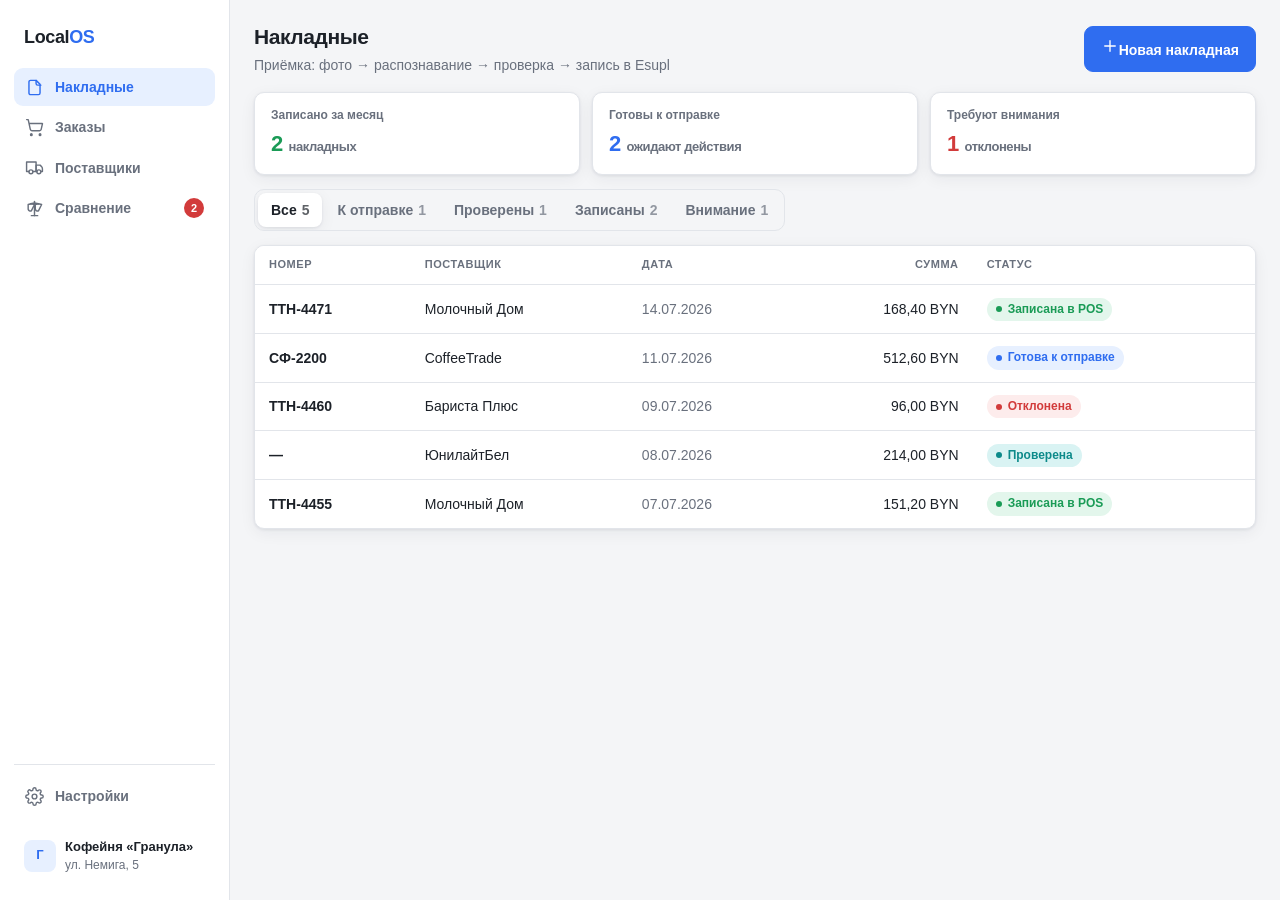
<file: prototype/index.html>
<!doctype html>
<html lang="ru">
<head>
  <meta charset="utf-8">
  <meta name="viewport" content="width=device-width, initial-scale=1, viewport-fit=cover">
  <meta name="theme-color" content="#2f6df0">
  <meta name="description" content="LCOS — интерактивный прототип: накладные, поставщики, планирование закупок, сравнение поставщиков.">
  <title>LocalOS · Прототип</title>
  <link rel="stylesheet" href="assets/styles.css">
</head>
<body>
  <div id="app" class="app"></div>

  <!-- load order: data → shell/router → view modules (each self-registers routes) -->
  <script src="assets/data.js"></script>
  <script src="assets/app.js"></script>
  <script src="assets/views.invoices.js"></script>
  <script src="assets/views.orders.js"></script>
  <script src="assets/views.suppliers.js"></script>
  <script src="assets/views.compare.js"></script>
  <script src="assets/views.settings.js"></script>
</body>
</html>
</file>
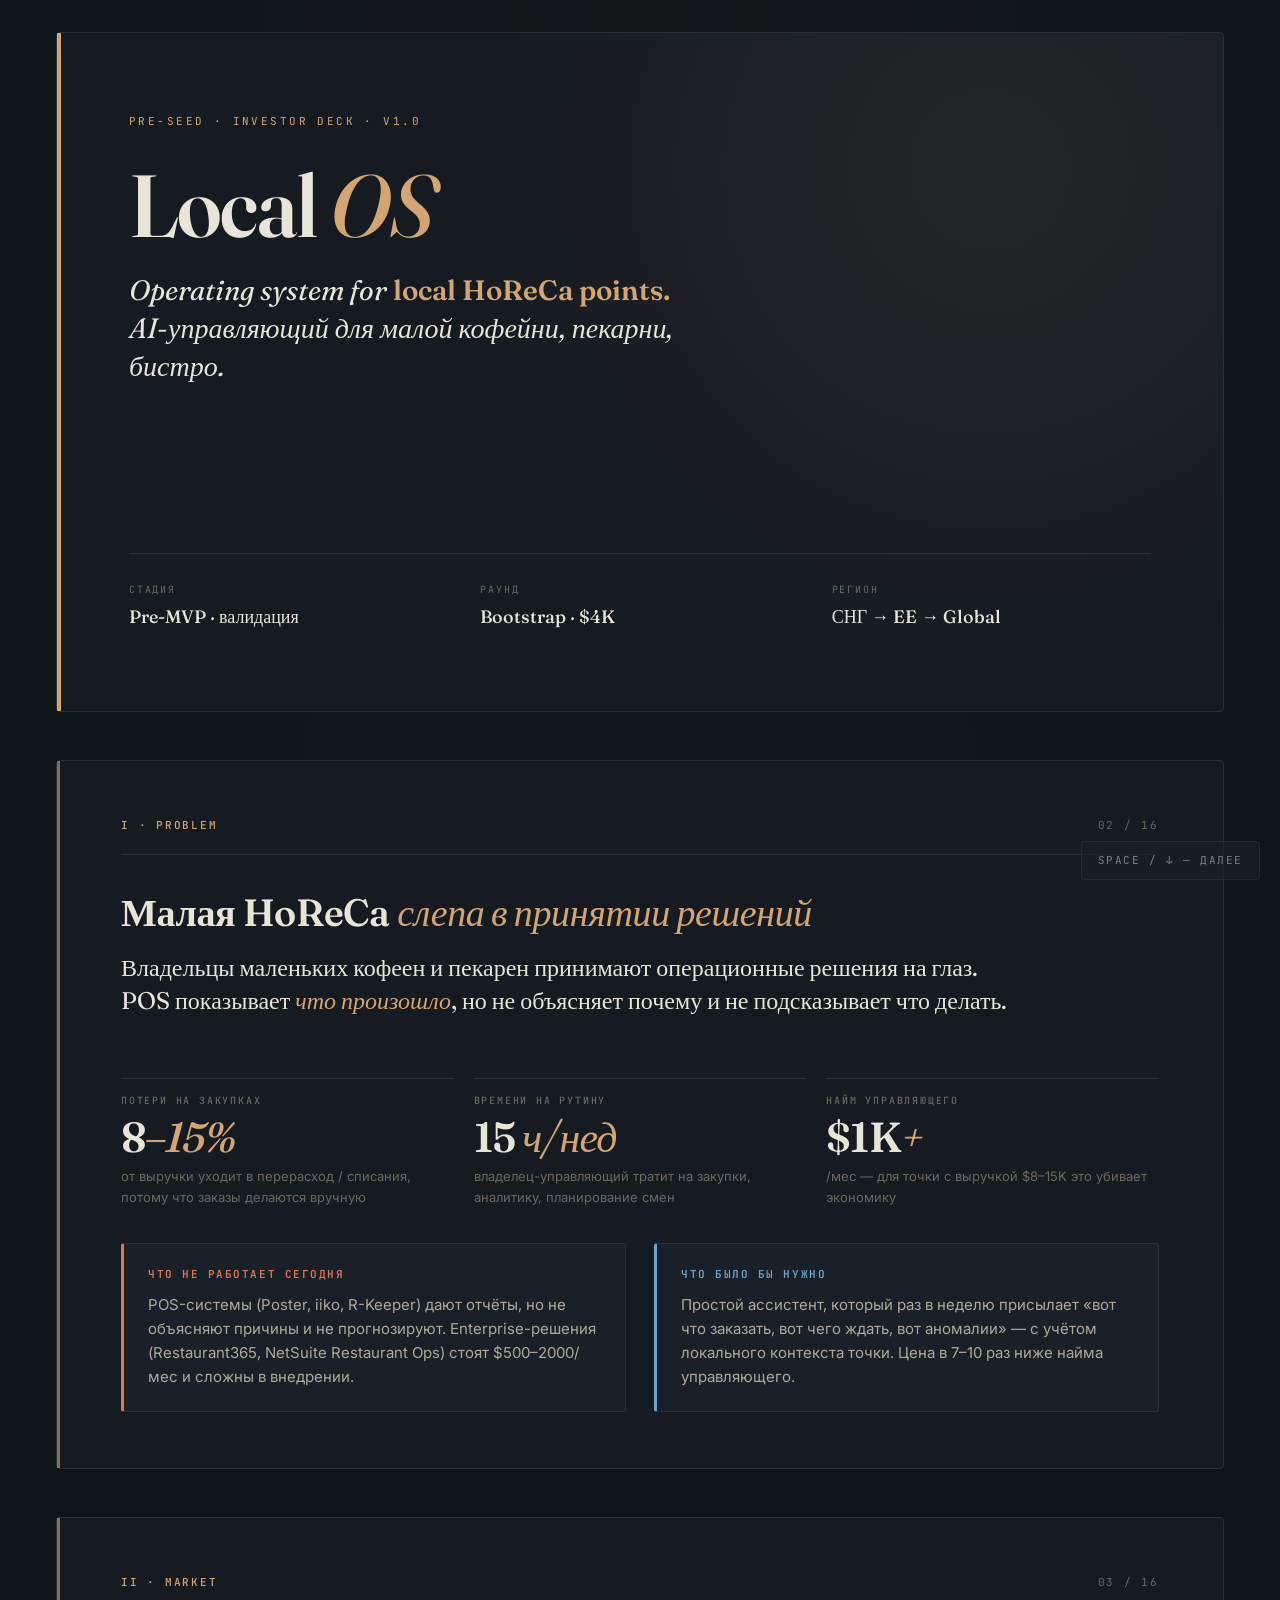
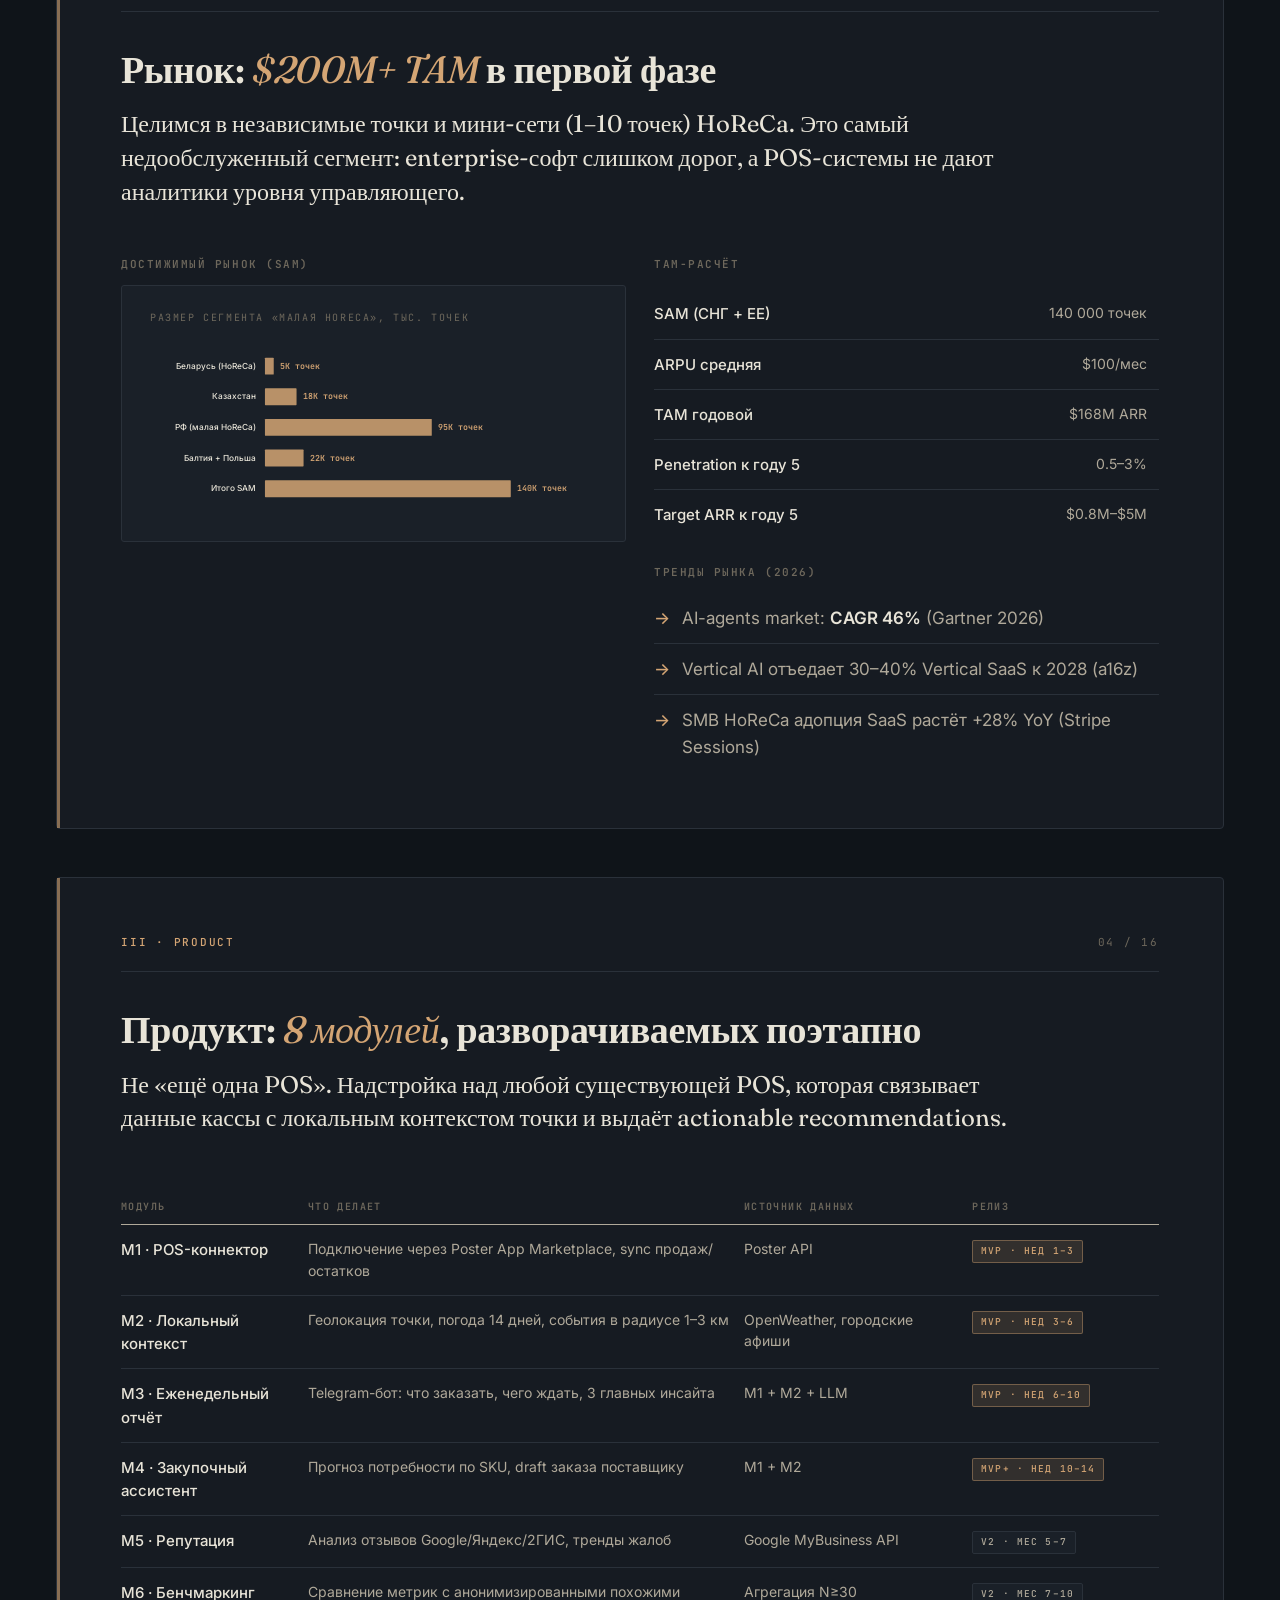
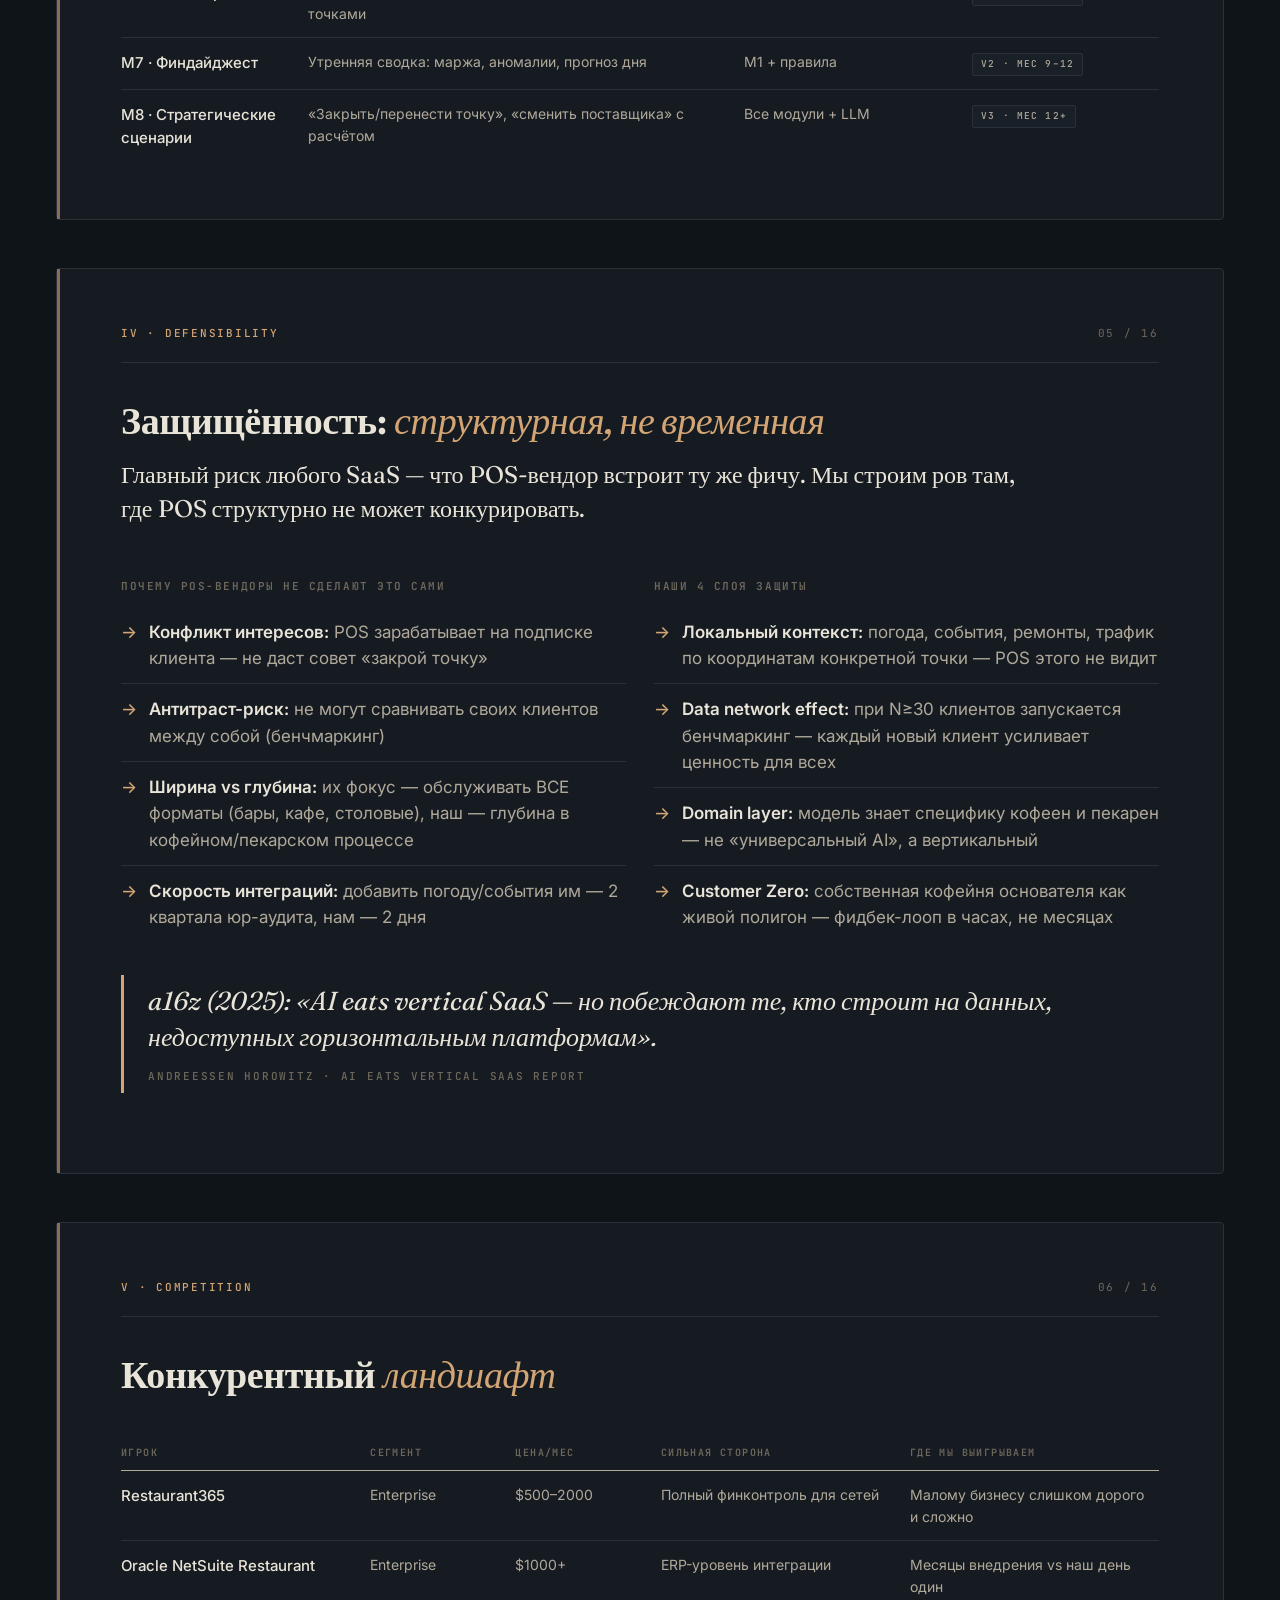
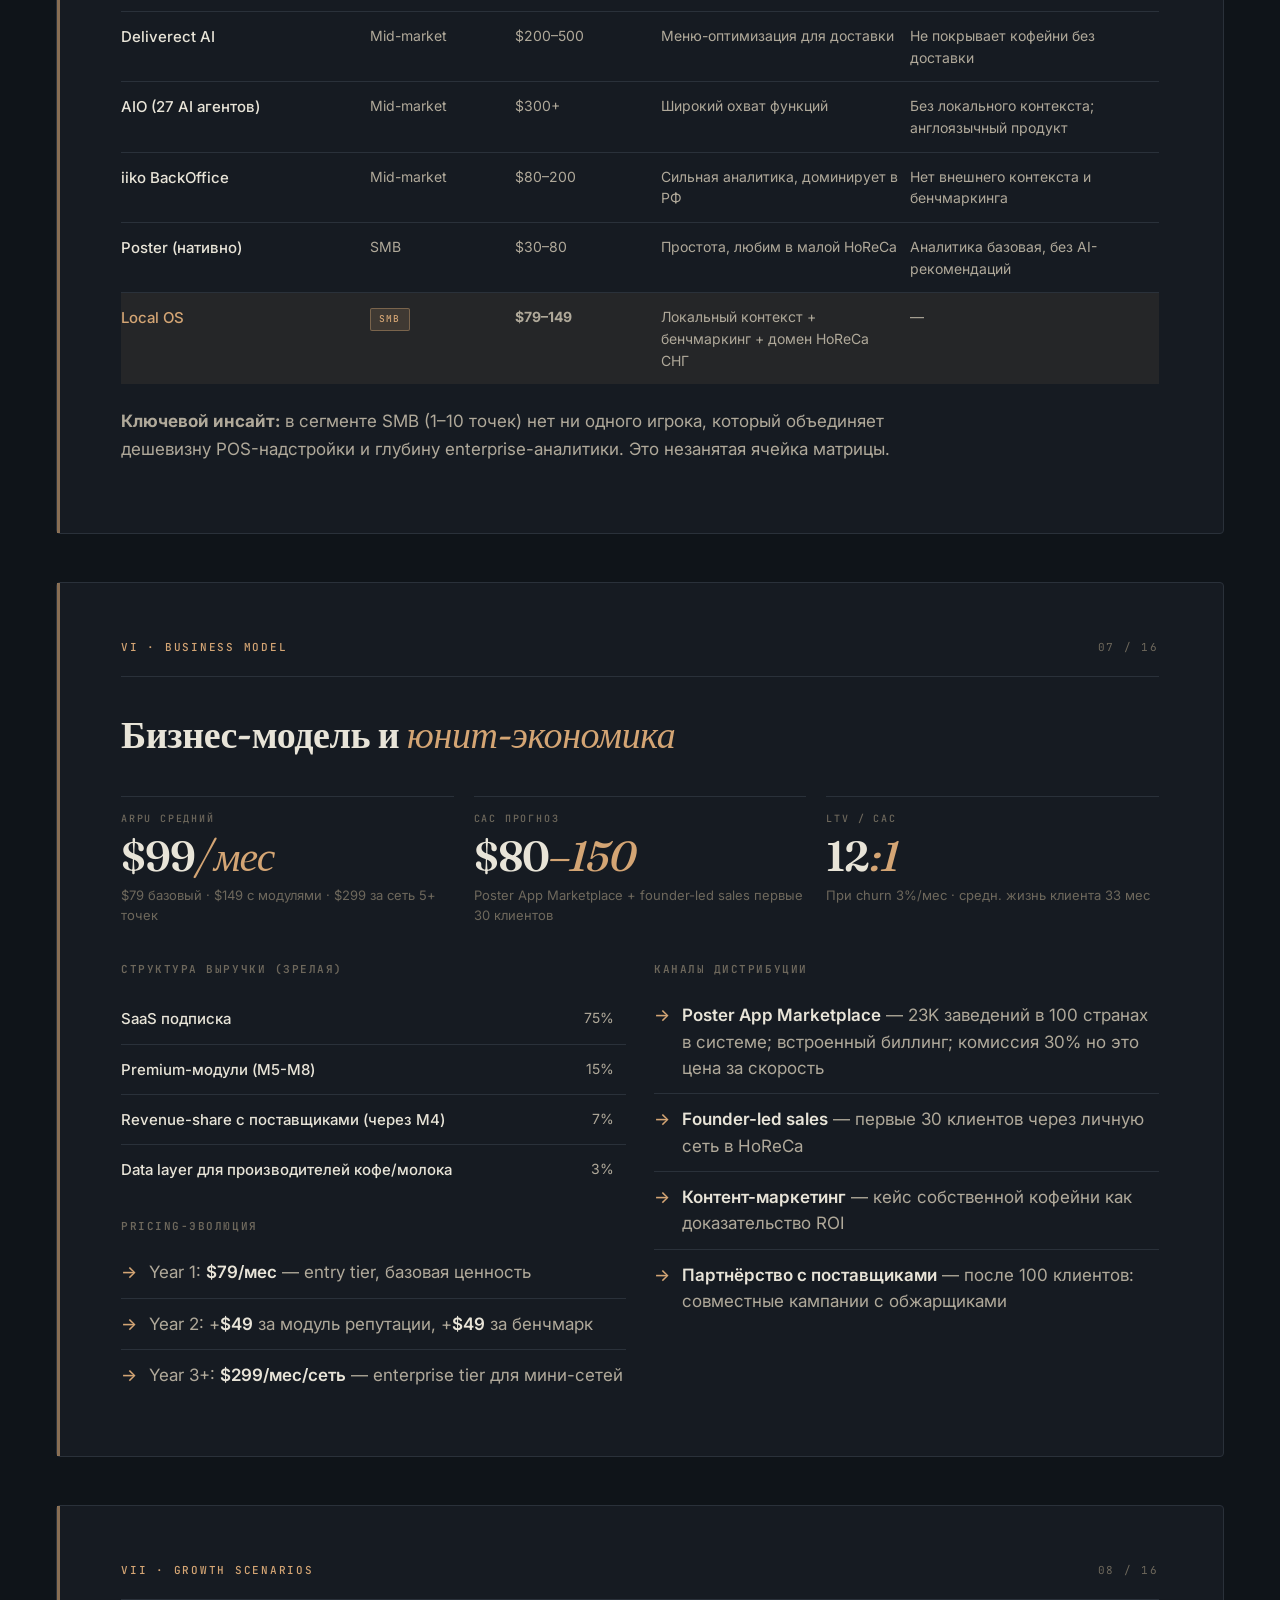
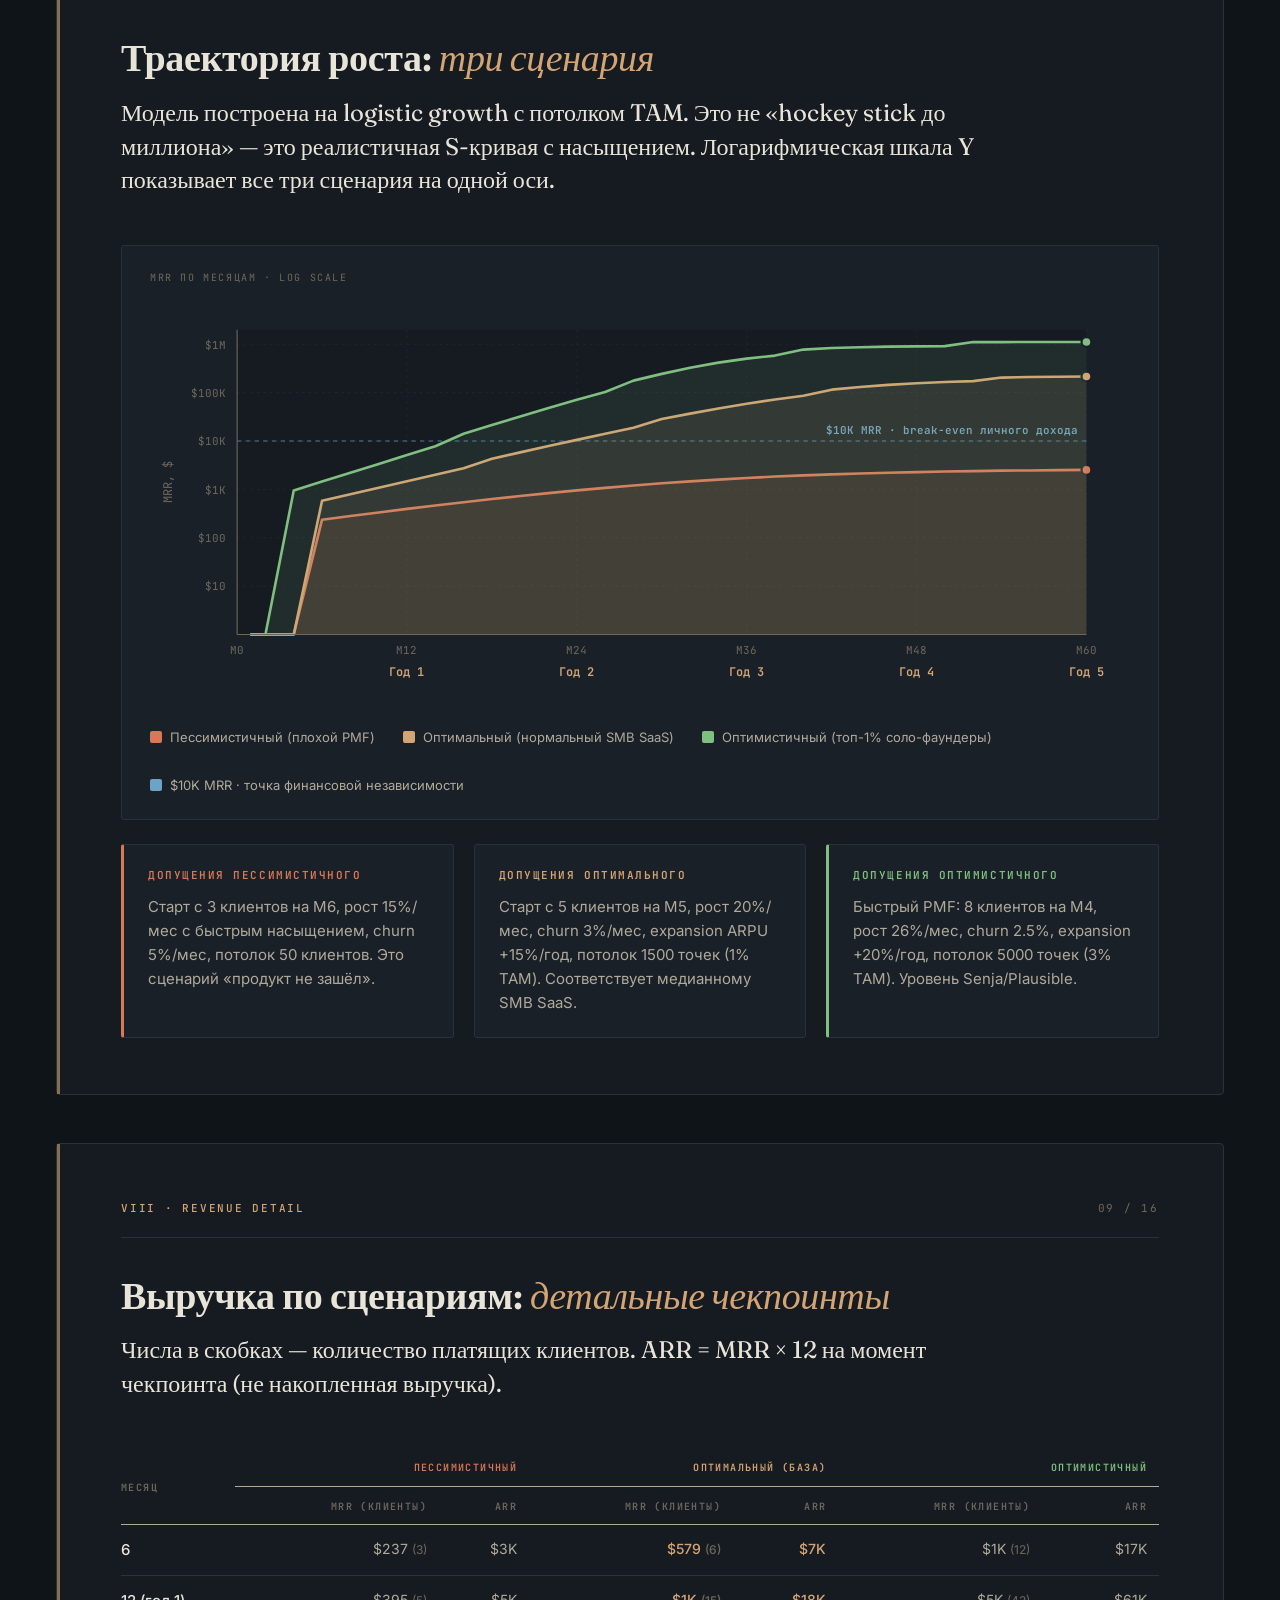
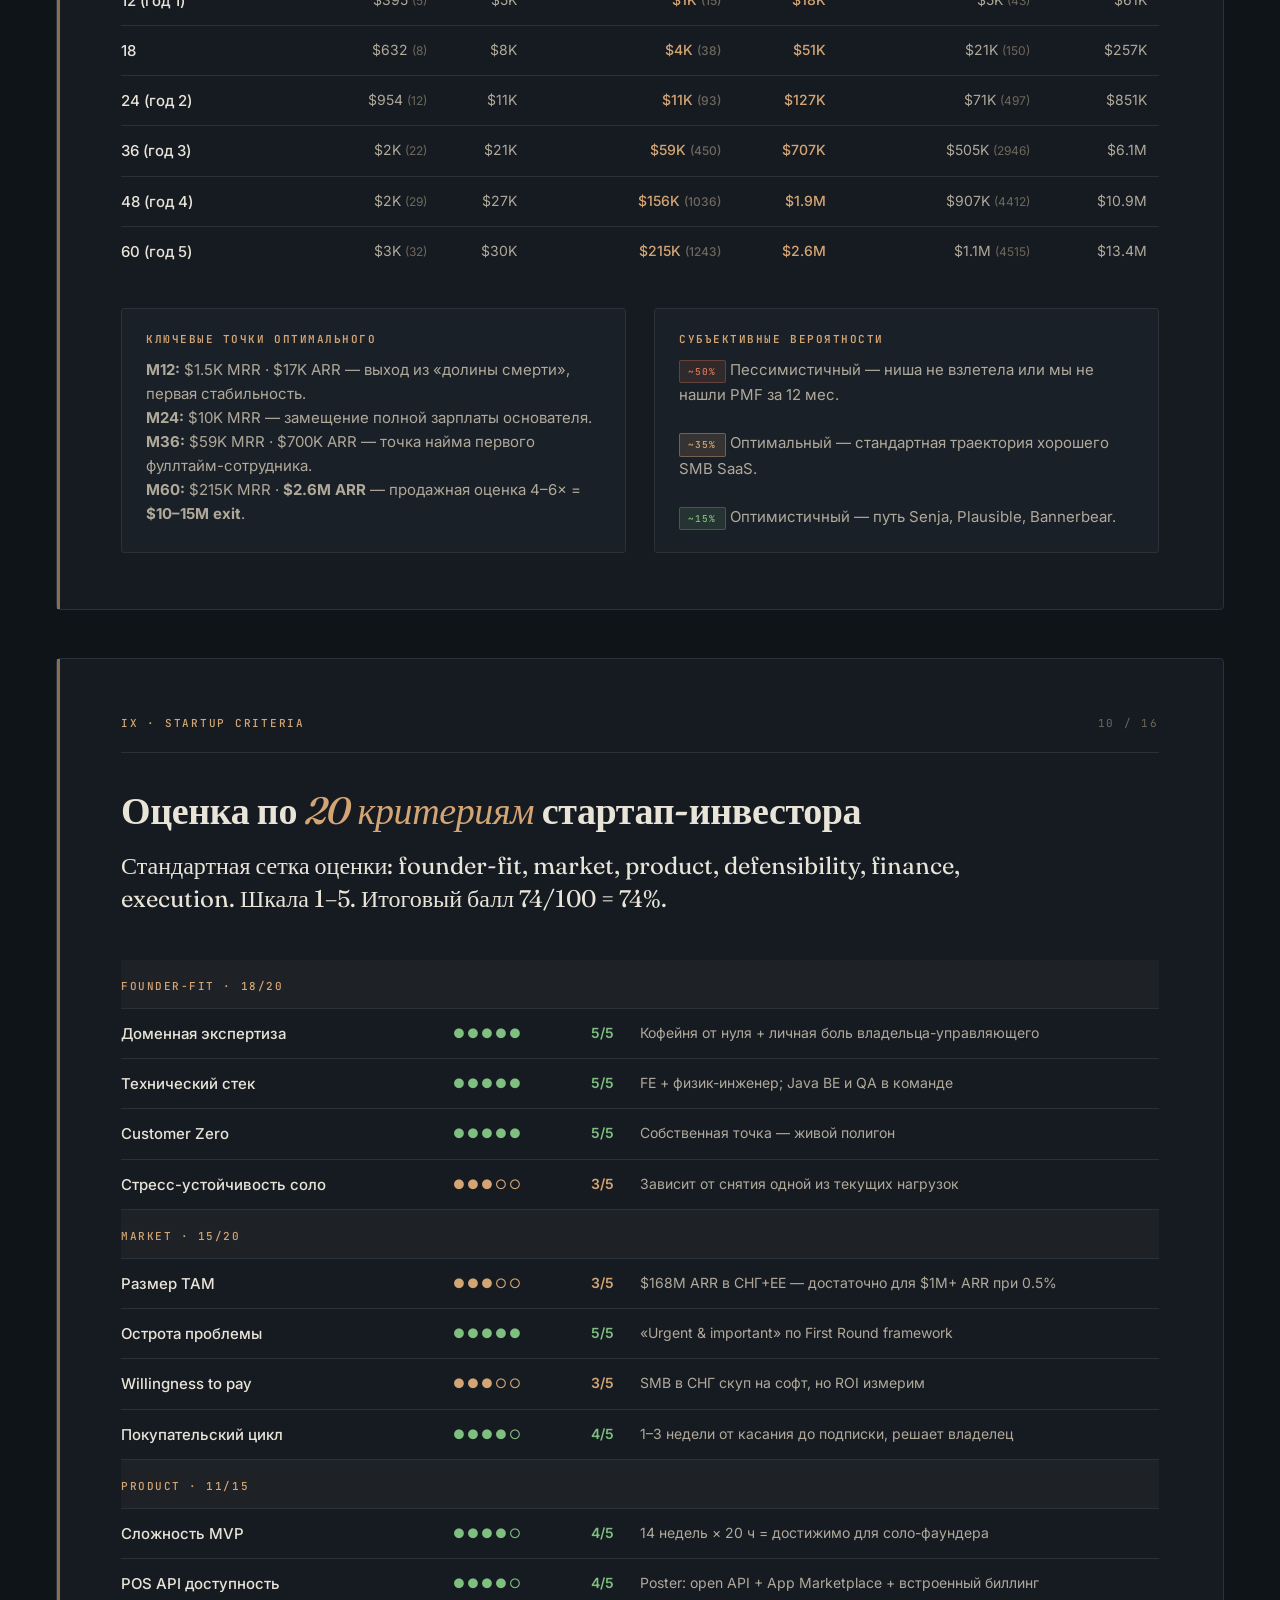
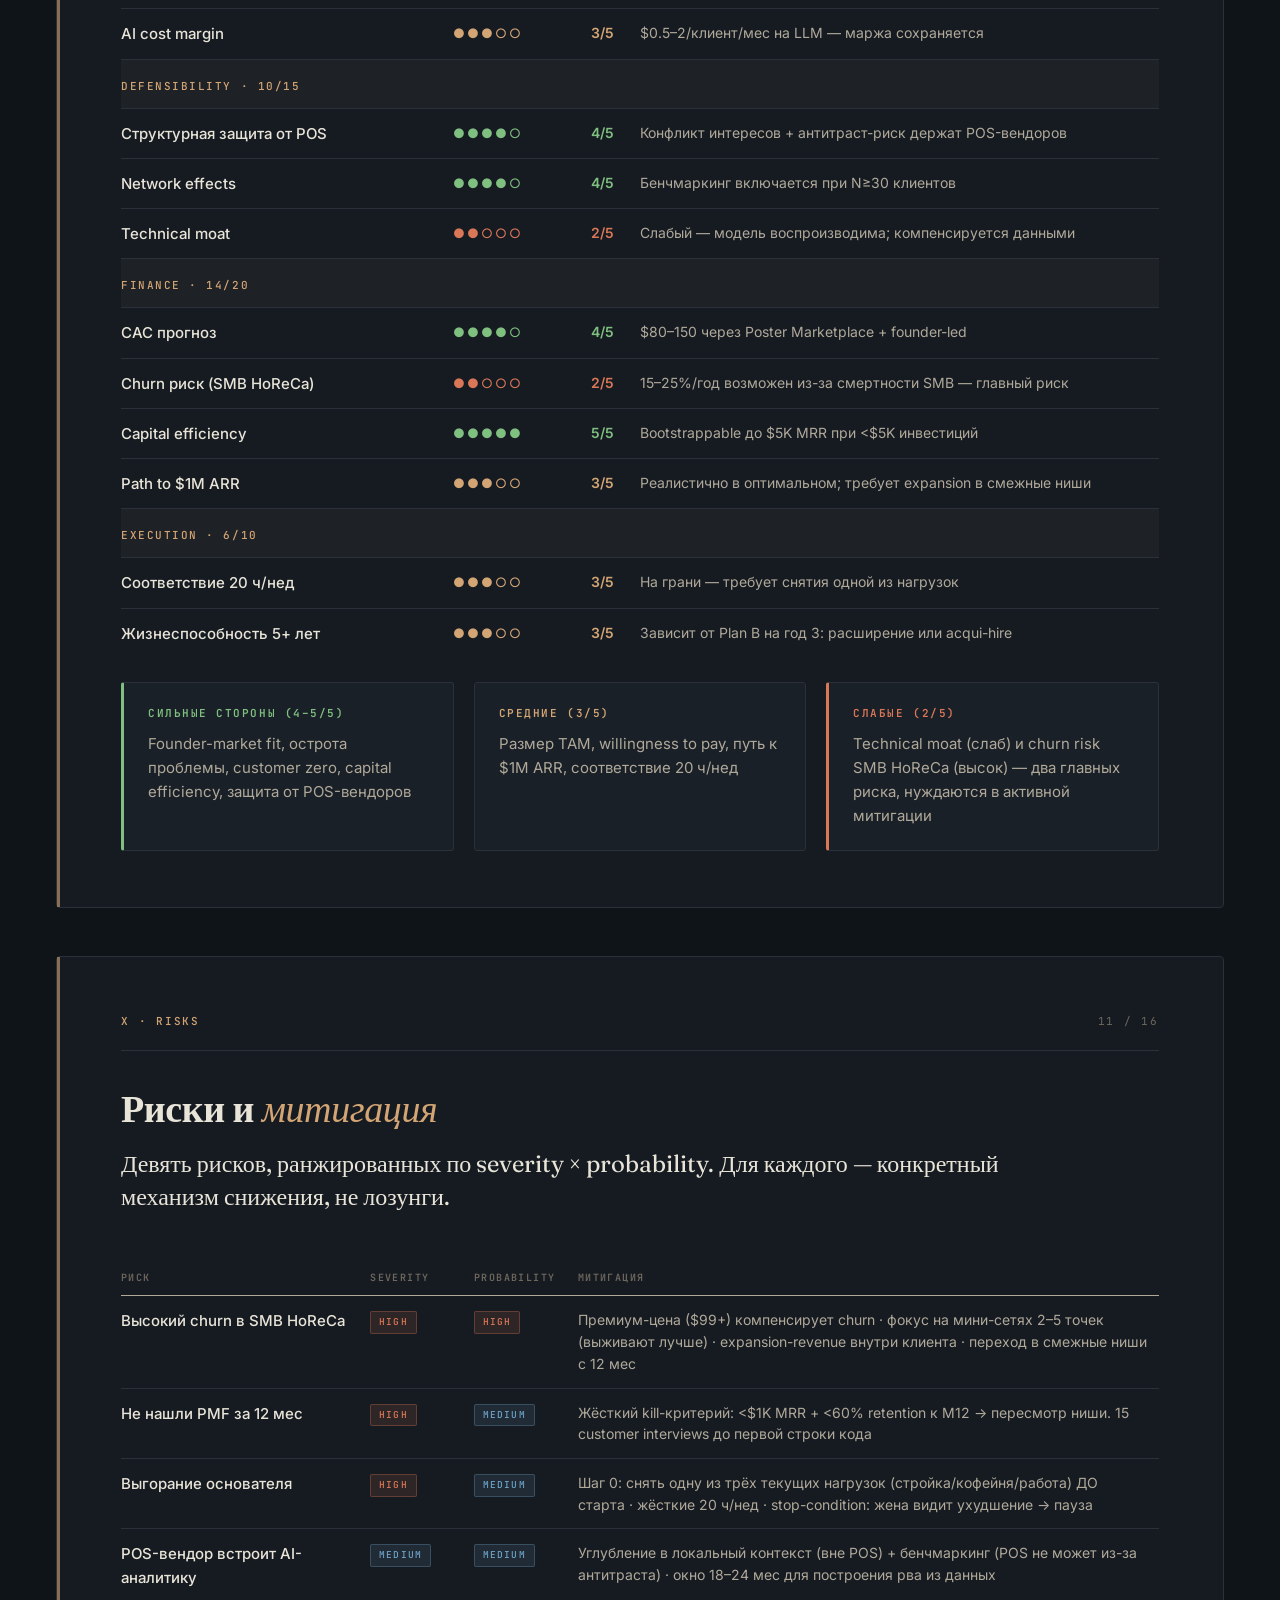
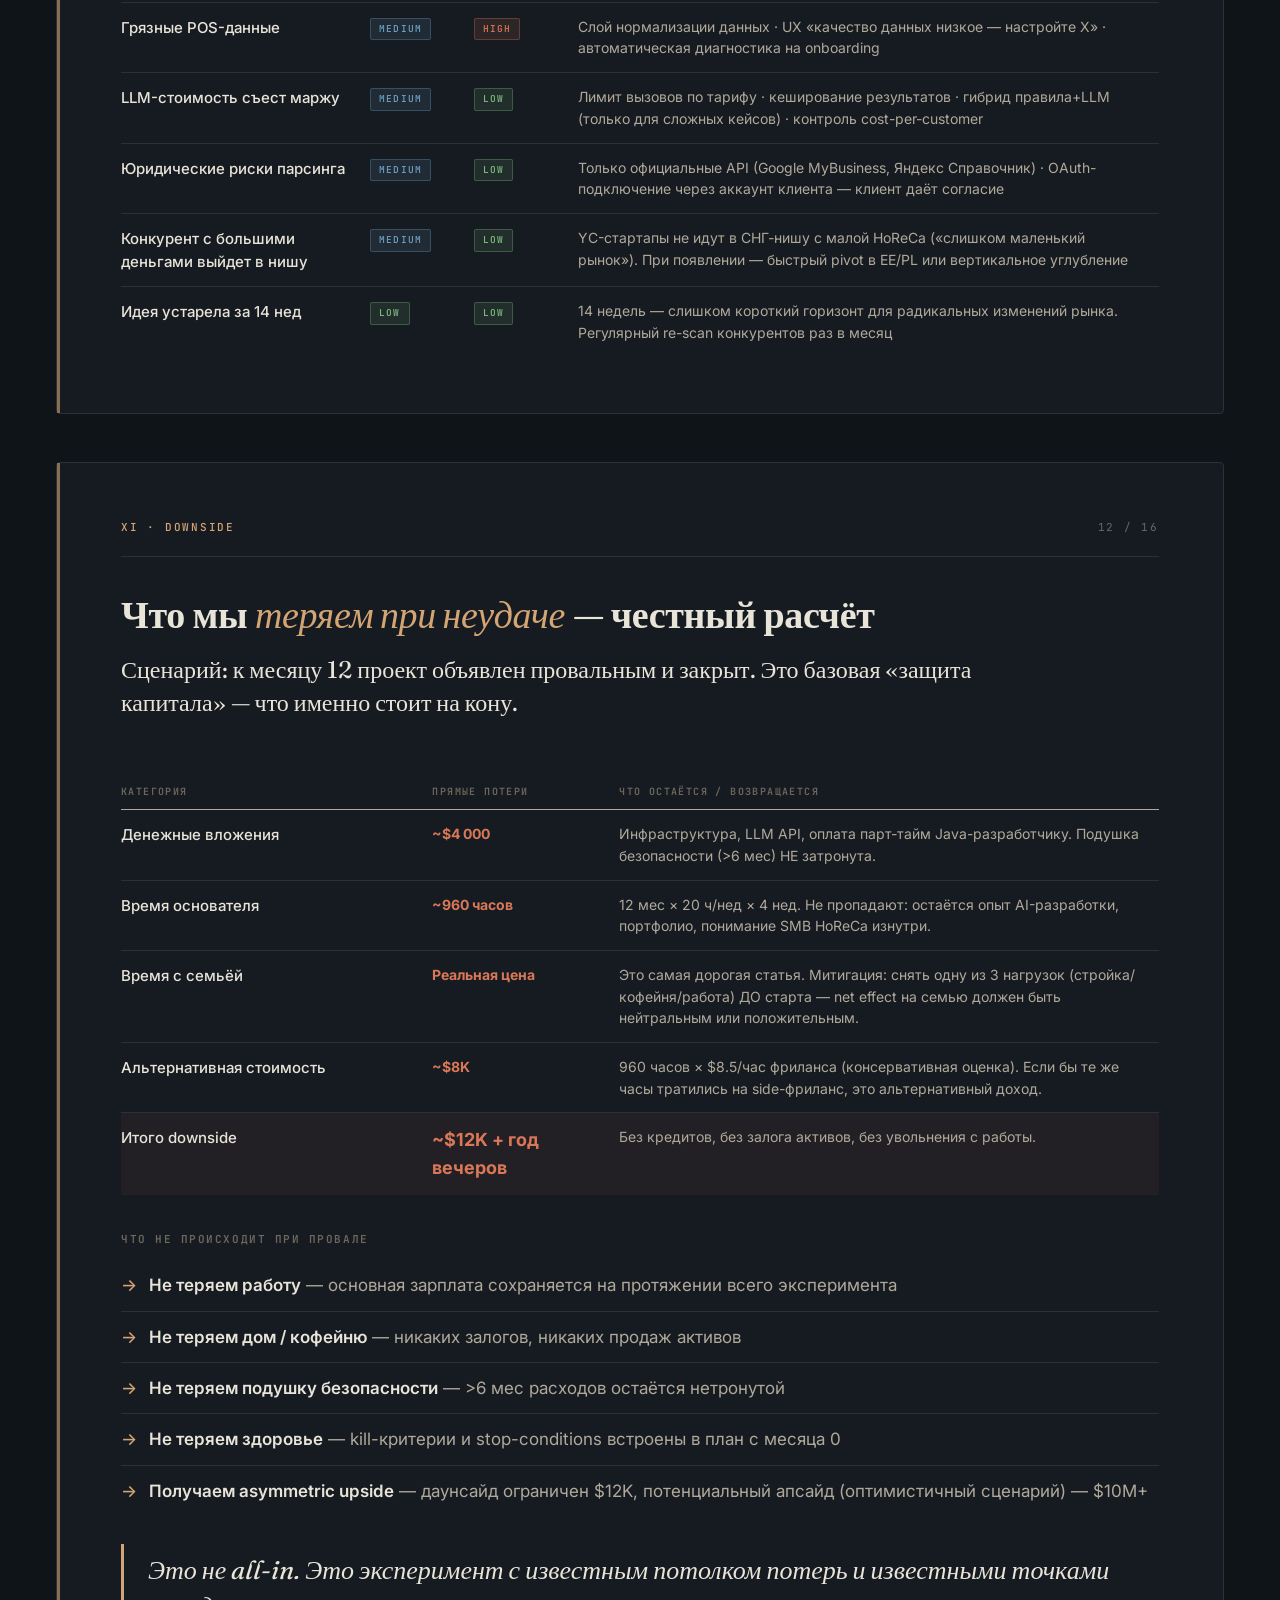
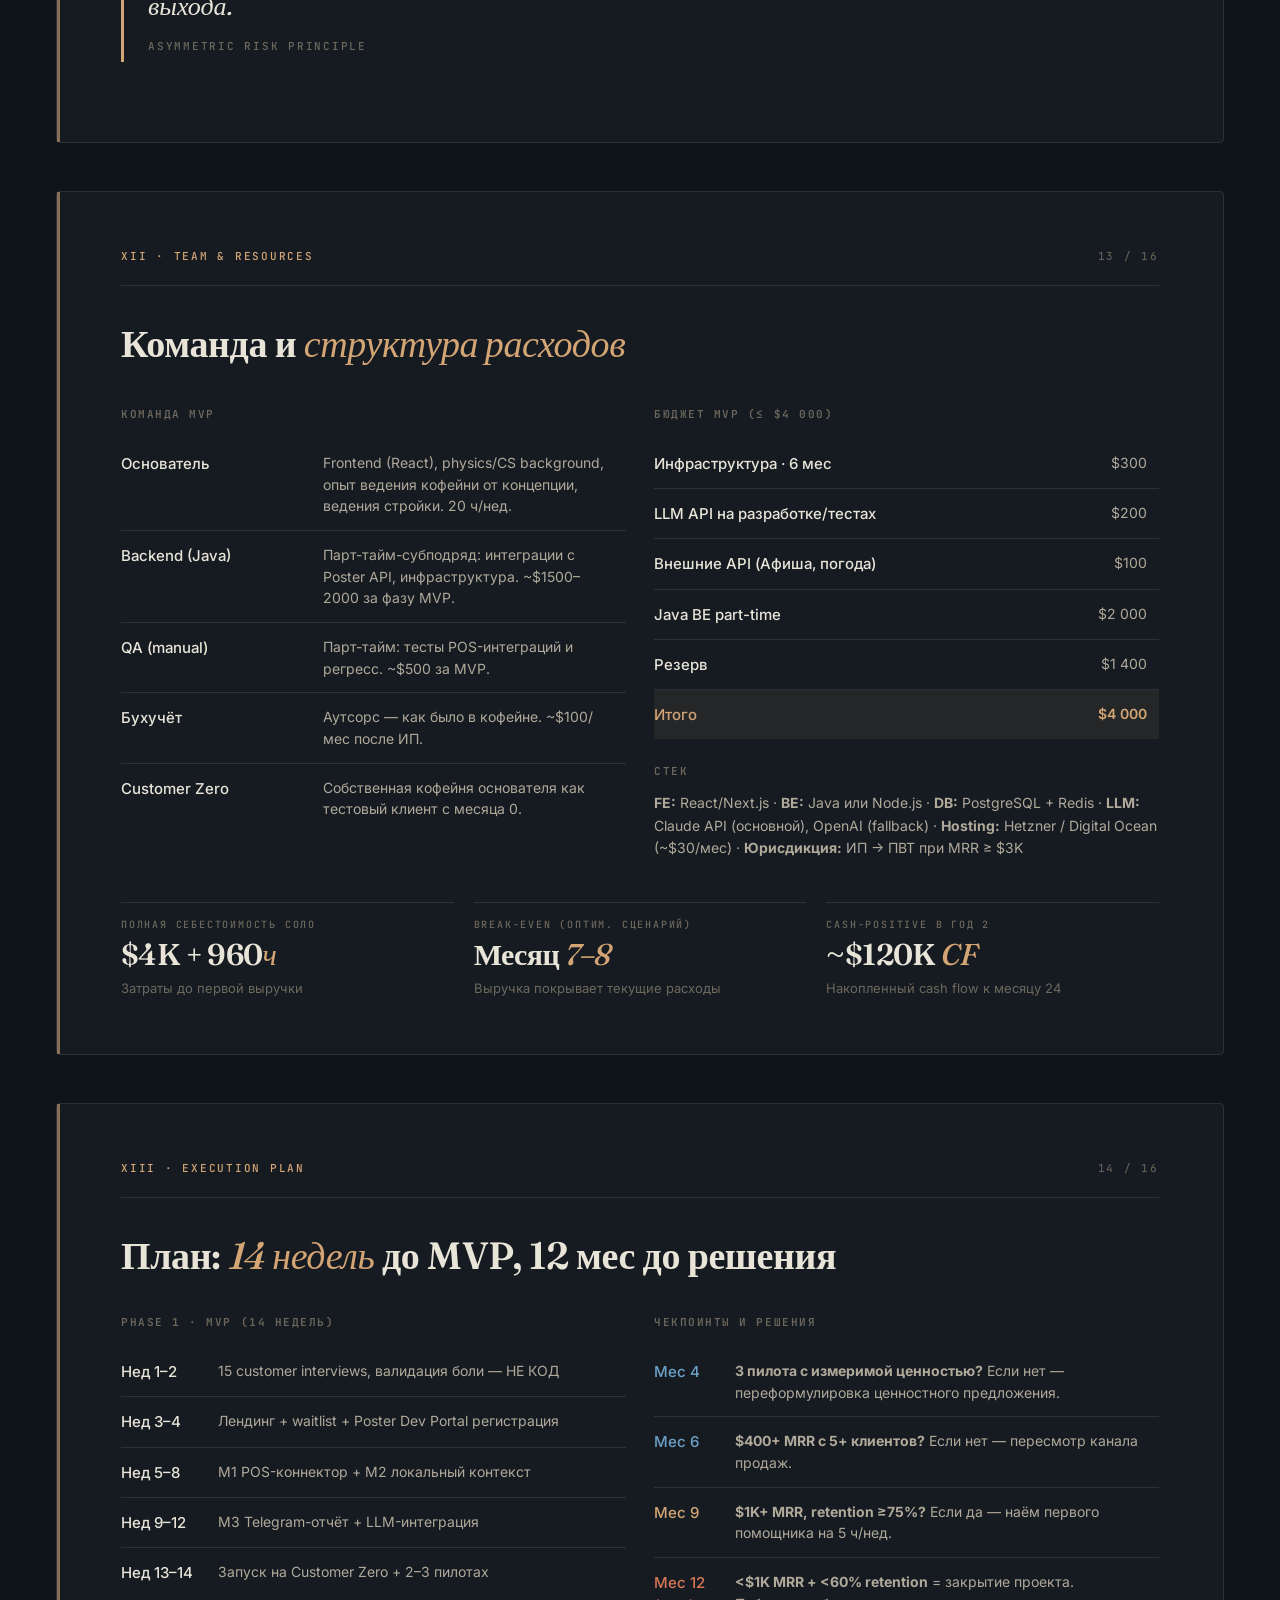
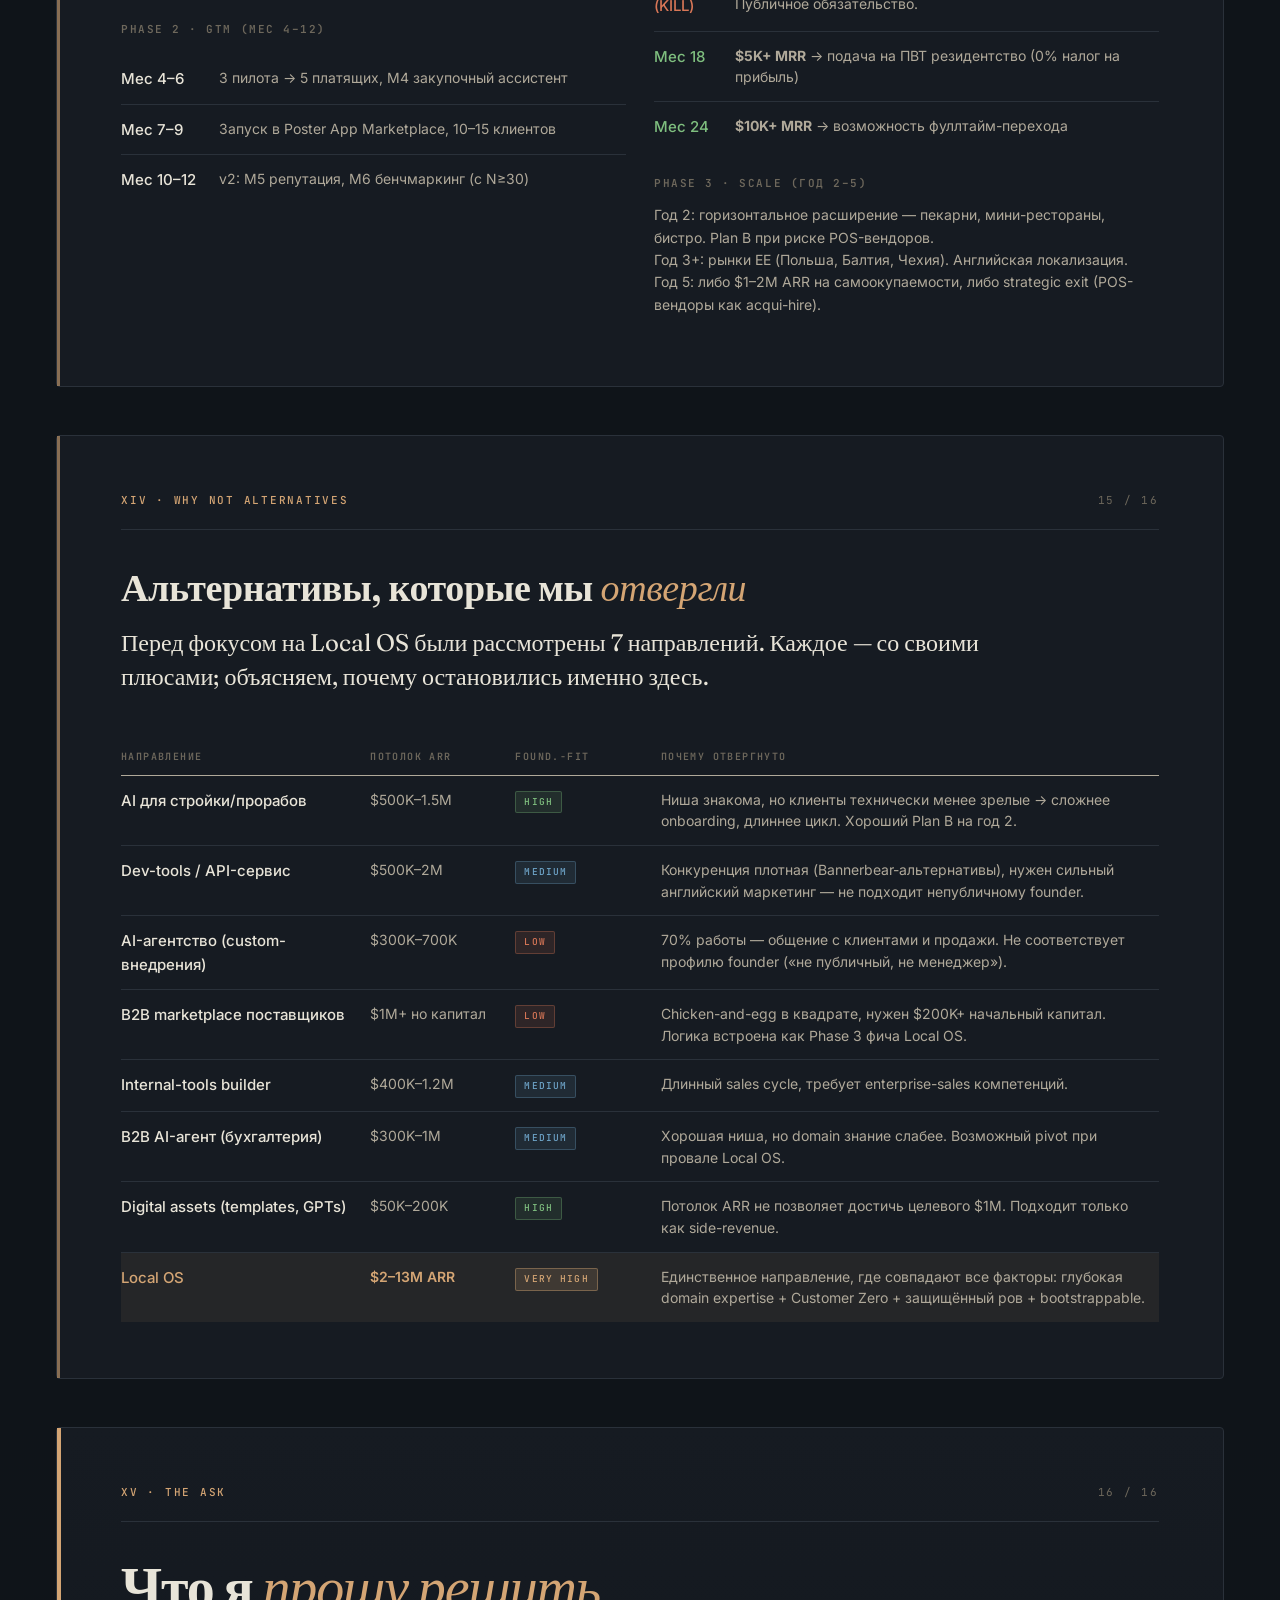
<file: investor_deck.html>
<!DOCTYPE html>
<html lang="ru">
<head>
<meta charset="UTF-8" />
<meta name="viewport" content="width=device-width, initial-scale=1.0" />
<title>Local OS — Investor Deck</title>
<link rel="preconnect" href="https://fonts.googleapis.com">
<link rel="preconnect" href="https://fonts.gstatic.com" crossorigin>
<link href="https://fonts.googleapis.com/css2?family=Fraunces:ital,wght@0,400;0,500;0,600;0,700;0,800;1,500;1,600&family=JetBrains+Mono:wght@400;500;600&family=Inter:wght@400;500;600;700&display=swap" rel="stylesheet">
<style>
  :root {
    --bg: #0f1419;
    --bg-soft: #161b22;
    --bg-card: #1a2028;
    --ink: #e8e4d8;
    --ink-soft: #b0a99a;
    --ink-mute: #6e685c;
    --rule: #2a313a;
    --accent: #d4a574;        /* warm gold */
    --accent-soft: #e8c79e;
    --green: #7fbf7f;
    --green-deep: #4a8b4a;
    --red: #d97757;
    --red-deep: #b85e3f;
    --blue: #6da3c7;
    --purple: #9088c4;
  }

  * { box-sizing: border-box; margin: 0; padding: 0; }

  html, body {
    width: 100%;
    background: var(--bg);
    color: var(--ink);
    font-family: 'Inter', system-ui, sans-serif;
    font-size: 16px;
    line-height: 1.55;
    overflow-x: hidden;
    -webkit-font-smoothing: antialiased;
  }

  body {
    background-image:
      radial-gradient(ellipse at top, rgba(212, 165, 116, 0.04) 0%, transparent 50%),
      radial-gradient(ellipse at bottom, rgba(109, 163, 199, 0.03) 0%, transparent 50%);
    background-attachment: fixed;
  }

  .deck {
    max-width: 1200px;
    margin: 0 auto;
    padding: 32px 16px 120px;
  }

  .slide {
    background: var(--bg-soft);
    border: 1px solid var(--rule);
    border-radius: 4px;
    margin-bottom: 48px;
    padding: 56px 64px;
    position: relative;
    min-height: 600px;
    display: flex;
    flex-direction: column;
  }

  .slide::before {
    content: "";
    position: absolute;
    top: 0; left: 0;
    width: 3px;
    height: 100%;
    background: var(--accent);
    opacity: 0.6;
  }

  .slide-header {
    display: flex;
    justify-content: space-between;
    align-items: center;
    padding-bottom: 20px;
    margin-bottom: 36px;
    border-bottom: 1px solid var(--rule);
    font-family: 'JetBrains Mono', monospace;
    font-size: 11px;
    text-transform: uppercase;
    letter-spacing: 0.16em;
    color: var(--ink-mute);
  }
  .slide-header .section { color: var(--accent); font-weight: 500; }

  h1 {
    font-family: 'Fraunces', Georgia, serif;
    font-weight: 600;
    font-size: 56px;
    line-height: 1.05;
    letter-spacing: -0.02em;
    color: var(--ink);
    margin-bottom: 20px;
  }
  h1 .em { font-style: italic; color: var(--accent); font-weight: 500; }

  h2 {
    font-family: 'Fraunces', serif;
    font-weight: 600;
    font-size: 38px;
    line-height: 1.15;
    color: var(--ink);
    margin-bottom: 16px;
    letter-spacing: -0.01em;
  }
  h2 .em { font-style: italic; color: var(--accent); font-weight: 500; }

  h3 {
    font-family: 'JetBrains Mono', monospace;
    font-size: 11px;
    text-transform: uppercase;
    letter-spacing: 0.14em;
    font-weight: 600;
    color: var(--ink-mute);
    margin-bottom: 12px;
  }

  p {
    font-size: 17px;
    line-height: 1.6;
    color: var(--ink-soft);
    margin-bottom: 14px;
    max-width: 70ch;
  }
  p.lead {
    font-family: 'Fraunces', serif;
    font-size: 24px;
    color: var(--ink);
    line-height: 1.4;
    margin-bottom: 28px;
    font-weight: 400;
    max-width: 60ch;
  }
  p.lead em { color: var(--accent); font-style: italic; }

  /* ===== COVER ===== */
  .cover {
    min-height: 680px;
    padding: 80px 72px;
    background:
      radial-gradient(circle at 80% 20%, rgba(212, 165, 116, 0.08) 0%, transparent 50%),
      var(--bg-soft);
    display: flex;
    flex-direction: column;
    justify-content: space-between;
  }
  .cover::before { background: var(--accent); opacity: 1; width: 4px; }
  .cover .marker {
    font-family: 'JetBrains Mono', monospace;
    font-size: 11px;
    text-transform: uppercase;
    letter-spacing: 0.22em;
    color: var(--accent);
    margin-bottom: 32px;
  }
  .cover h1 { font-size: 88px; line-height: 0.98; margin-bottom: 24px; }
  .cover .tagline {
    font-family: 'Fraunces', serif;
    font-size: 28px;
    line-height: 1.35;
    color: var(--ink);
    font-style: italic;
    font-weight: 400;
    margin-bottom: 40px;
    max-width: 32ch;
  }
  .cover .tagline strong { font-style: normal; color: var(--accent); font-weight: 600; }
  .cover .meta {
    display: grid;
    grid-template-columns: repeat(3, 1fr);
    gap: 32px;
    padding-top: 28px;
    border-top: 1px solid var(--rule);
  }
  .cover .meta div { }
  .cover .meta .l {
    font-family: 'JetBrains Mono', monospace;
    font-size: 10px;
    text-transform: uppercase;
    letter-spacing: 0.18em;
    color: var(--ink-mute);
    margin-bottom: 6px;
  }
  .cover .meta .v {
    font-family: 'Fraunces', serif;
    font-size: 18px;
    color: var(--ink);
    font-weight: 500;
  }

  /* ===== GRIDS ===== */
  .grid-2 { display: grid; grid-template-columns: 1fr 1fr; gap: 28px; margin-top: 16px; }
  .grid-3 { display: grid; grid-template-columns: 1fr 1fr 1fr; gap: 20px; margin-top: 16px; }
  .grid-4 { display: grid; grid-template-columns: repeat(4, 1fr); gap: 16px; margin-top: 16px; }

  /* ===== CARDS ===== */
  .card {
    background: var(--bg-card);
    border: 1px solid var(--rule);
    border-radius: 3px;
    padding: 22px 24px;
  }
  .card h3 { color: var(--accent); margin-bottom: 10px; }
  .card p { font-size: 15px; margin: 0; }
  .card.warn { border-left: 3px solid var(--red); }
  .card.warn h3 { color: var(--red); }
  .card.good { border-left: 3px solid var(--green); }
  .card.good h3 { color: var(--green); }
  .card.info { border-left: 3px solid var(--blue); }
  .card.info h3 { color: var(--blue); }

  /* ===== STATS ===== */
  .stat {
    border-top: 1.5px solid var(--rule);
    padding-top: 14px;
  }
  .stat .label {
    font-family: 'JetBrains Mono', monospace;
    font-size: 10px;
    text-transform: uppercase;
    letter-spacing: 0.18em;
    color: var(--ink-mute);
    font-weight: 500;
    margin-bottom: 8px;
  }
  .stat .value {
    font-family: 'Fraunces', serif;
    font-size: 42px;
    font-weight: 600;
    color: var(--ink);
    line-height: 1;
    letter-spacing: -0.02em;
  }
  .stat .value.small { font-size: 30px; }
  .stat .value .accent { color: var(--accent); font-style: italic; font-weight: 500; }
  .stat .note {
    font-size: 13px;
    color: var(--ink-mute);
    margin-top: 8px;
  }

  /* ===== TABLE ===== */
  table.data {
    width: 100%;
    border-collapse: collapse;
    margin-top: 16px;
    font-family: 'Inter', sans-serif;
  }
  table.data th {
    text-align: left;
    font-family: 'JetBrains Mono', monospace;
    font-size: 10px;
    text-transform: uppercase;
    letter-spacing: 0.14em;
    color: var(--ink-mute);
    font-weight: 600;
    padding: 12px 12px 10px 0;
    border-bottom: 1.5px solid var(--ink-soft);
  }
  table.data td {
    font-size: 14px;
    color: var(--ink-soft);
    padding: 13px 12px 13px 0;
    border-bottom: 1px solid var(--rule);
    vertical-align: top;
  }
  table.data td.label { color: var(--ink); font-weight: 500; font-size: 15px; }
  table.data td.right { text-align: right; }
  table.data td.center { text-align: center; }
  table.data tr:last-child td { border-bottom: none; }

  /* ===== TAGS ===== */
  .tag {
    display: inline-block;
    font-family: 'JetBrains Mono', monospace;
    font-size: 9.5px;
    text-transform: uppercase;
    letter-spacing: 0.12em;
    padding: 3px 8px;
    border-radius: 2px;
    background: var(--bg-card);
    color: var(--ink-soft);
    border: 1px solid var(--rule);
    font-weight: 500;
  }
  .tag.red { background: rgba(217, 119, 87, 0.12); color: var(--red); border-color: rgba(217, 119, 87, 0.3); }
  .tag.green { background: rgba(127, 191, 127, 0.12); color: var(--green); border-color: rgba(127, 191, 127, 0.3); }
  .tag.blue { background: rgba(109, 163, 199, 0.12); color: var(--blue); border-color: rgba(109, 163, 199, 0.3); }
  .tag.gold { background: rgba(212, 165, 116, 0.15); color: var(--accent); border-color: rgba(212, 165, 116, 0.4); }

  /* ===== CHART CONTAINER ===== */
  .chart {
    background: var(--bg-card);
    border: 1px solid var(--rule);
    border-radius: 3px;
    padding: 24px 28px;
    margin-top: 20px;
  }
  .chart-title {
    font-family: 'JetBrains Mono', monospace;
    font-size: 10px;
    text-transform: uppercase;
    letter-spacing: 0.16em;
    color: var(--ink-mute);
    margin-bottom: 12px;
  }
  .chart svg { width: 100%; height: auto; display: block; }

  .legend {
    display: flex;
    gap: 28px;
    margin-top: 16px;
    flex-wrap: wrap;
    font-size: 13px;
  }
  .legend-item { display: flex; align-items: center; gap: 8px; color: var(--ink-soft); }
  .legend-dot { width: 12px; height: 12px; border-radius: 2px; }

  /* ===== PULLQUOTE ===== */
  .pullquote {
    font-family: 'Fraunces', serif;
    font-style: italic;
    font-size: 26px;
    line-height: 1.4;
    color: var(--ink);
    border-left: 3px solid var(--accent);
    padding: 8px 0 8px 24px;
    margin: 24px 0;
    max-width: 60ch;
    font-weight: 400;
  }
  .pullquote cite {
    display: block;
    font-style: normal;
    font-family: 'JetBrains Mono', monospace;
    font-size: 11px;
    text-transform: uppercase;
    letter-spacing: 0.16em;
    color: var(--ink-mute);
    margin-top: 14px;
    font-weight: 500;
  }

  /* ===== LIST ===== */
  ul.flow { list-style: none; padding: 0; }
  ul.flow li {
    font-size: 17px;
    line-height: 1.55;
    color: var(--ink-soft);
    padding: 12px 0 12px 28px;
    position: relative;
    border-bottom: 1px solid var(--rule);
  }
  ul.flow li:last-child { border-bottom: none; }
  ul.flow li::before {
    content: "→";
    position: absolute;
    left: 0; top: 12px;
    color: var(--accent);
    font-weight: 500;
  }
  ul.flow li strong { color: var(--ink); font-weight: 600; }

  /* ===== NAV ===== */
  .nav-hint {
    position: fixed;
    bottom: 20px; right: 20px;
    background: var(--bg-card);
    color: var(--ink-soft);
    padding: 10px 16px;
    border-radius: 3px;
    font-family: 'JetBrains Mono', monospace;
    font-size: 11px;
    text-transform: uppercase;
    letter-spacing: 0.14em;
    opacity: 0.7;
    pointer-events: none;
    border: 1px solid var(--rule);
  }

  /* ===== FINAL SLIDE ===== */
  .final { background: linear-gradient(180deg, var(--bg-soft) 0%, var(--bg) 100%); }
  .final::before { background: var(--accent); width: 4px; opacity: 1; }

  @media print {
    body { background: white; color: black; }
    .deck { padding: 0; max-width: none; }
    .slide { box-shadow: none; border: none; margin: 0; min-height: auto; page-break-after: always; background: white; color: black; }
    .nav-hint { display: none; }
  }

  @media (max-width: 768px) {
    .slide { padding: 32px 24px; }
    h1 { font-size: 38px; }
    .cover h1 { font-size: 52px; }
    h2 { font-size: 26px; }
    .grid-2, .grid-3, .grid-4 { grid-template-columns: 1fr; }
  }
</style>
</head>
<body>
<div class="deck">

<section class="slide cover">
  <div>
    <div class="marker">Pre-seed · Investor Deck · v1.0</div>
    <h1>Local <span class="em">OS</span></h1>
    <div class="tagline">Operating system for <strong>local HoReCa points.</strong><br/>
    AI-управляющий для малой кофейни, пекарни, бистро.</div>
  </div>
  <div class="meta">
    <div><div class="l">Стадия</div><div class="v">Pre-MVP · валидация</div></div>
    <div><div class="l">Раунд</div><div class="v">Bootstrap · $4K</div></div>
    <div><div class="l">Регион</div><div class="v">СНГ → EE → Global</div></div>
  </div>
</section>


<section class="slide">
  <div class="slide-header"><span class="section">I · Problem</span><span>02 / 16</span></div>
  <h2>Малая HoReCa <span class="em">слепа в принятии решений</span></h2>
  <p class="lead">Владельцы маленьких кофеен и пекарен принимают операционные решения на глаз. POS показывает <em>что произошло</em>, но не объясняет почему и не подсказывает что делать.</p>

  <div class="grid-3" style="margin-top: 32px;">
    <div class="stat">
      <div class="label">Потери на закупках</div>
      <div class="value">8<span class="accent">–15%</span></div>
      <div class="note">от выручки уходит в перерасход / списания, потому что заказы делаются вручную</div>
    </div>
    <div class="stat">
      <div class="label">Времени на рутину</div>
      <div class="value">15<span class="accent"> ч/нед</span></div>
      <div class="note">владелец-управляющий тратит на закупки, аналитику, планирование смен</div>
    </div>
    <div class="stat">
      <div class="label">Найм управляющего</div>
      <div class="value">$1K<span class="accent">+</span></div>
      <div class="note">/мес — для точки с выручкой $8–15K это убивает экономику</div>
    </div>
  </div>

  <div class="grid-2" style="margin-top: 36px;">
    <div class="card warn">
      <h3>Что не работает сегодня</h3>
      <p>POS-системы (Poster, iiko, R-Keeper) дают отчёты, но не объясняют причины и не прогнозируют. Enterprise-решения (Restaurant365, NetSuite Restaurant Ops) стоят $500–2000/мес и сложны в внедрении.</p>
    </div>
    <div class="card info">
      <h3>Что было бы нужно</h3>
      <p>Простой ассистент, который раз в неделю присылает «вот что заказать, вот чего ждать, вот аномалии» — с учётом локального контекста точки. Цена в 7–10 раз ниже найма управляющего.</p>
    </div>
  </div>
</section>


<section class="slide">
  <div class="slide-header"><span class="section">II · Market</span><span>03 / 16</span></div>
  <h2>Рынок: <span class="em">$200M+ TAM</span> в первой фазе</h2>
  <p class="lead">Целимся в независимые точки и мини-сети (1–10 точек) HoReCa. Это самый недообслуженный сегмент: enterprise-софт слишком дорог, а POS-системы не дают аналитики уровня управляющего.</p>

  <div class="grid-2" style="margin-top: 20px;">
    <div>
      <h3>Достижимый рынок (SAM)</h3>
      <div class="chart" style="margin-top: 12px;">
        <div class="chart-title">Размер сегмента «малая HoReCa», тыс. точек</div>
        <svg viewBox="0 0 700 280" xmlns="http://www.w3.org/2000/svg" style="font-family: 'JetBrains Mono', monospace;">
<text x="166" y="48.0" text-anchor="end" fill="#e8e4d8" font-size="13" font-weight="500" font-family="Inter">Беларусь (HoReCa)</text>
<rect x="180" y="30.799999999999997" width="13.75" height="26.400000000000002" fill="#d4a574" opacity="0.85" rx="1"/>
<text x="203.75" y="48.0" fill="#d4a574" font-size="13" font-weight="600">5K точек</text>
<text x="166" y="96.0" text-anchor="end" fill="#e8e4d8" font-size="13" font-weight="500" font-family="Inter">Казахстан</text>
<rect x="180" y="78.8" width="49.5" height="26.400000000000002" fill="#d4a574" opacity="0.85" rx="1"/>
<text x="239.5" y="96.0" fill="#d4a574" font-size="13" font-weight="600">18K точек</text>
<text x="166" y="144.0" text-anchor="end" fill="#e8e4d8" font-size="13" font-weight="500" font-family="Inter">РФ (малая HoReCa)</text>
<rect x="180" y="126.8" width="261.25" height="26.400000000000002" fill="#d4a574" opacity="0.85" rx="1"/>
<text x="451.25" y="144.0" fill="#d4a574" font-size="13" font-weight="600">95K точек</text>
<text x="166" y="192.0" text-anchor="end" fill="#e8e4d8" font-size="13" font-weight="500" font-family="Inter">Балтия + Польша</text>
<rect x="180" y="174.8" width="60.50000000000001" height="26.400000000000002" fill="#d4a574" opacity="0.85" rx="1"/>
<text x="250.5" y="192.0" fill="#d4a574" font-size="13" font-weight="600">22K точек</text>
<text x="166" y="240.0" text-anchor="end" fill="#e8e4d8" font-size="13" font-weight="500" font-family="Inter">Итого SAM</text>
<rect x="180" y="222.8" width="385.0" height="26.400000000000002" fill="#d4a574" opacity="0.85" rx="1"/>
<text x="575.0" y="240.0" fill="#d4a574" font-size="13" font-weight="600">140K точек</text>
</svg>
      </div>
    </div>
    <div>
      <h3>Tam-расчёт</h3>
      <table class="data">
        <tr><td class="label">SAM (СНГ + EE)</td><td class="right">140 000 точек</td></tr>
        <tr><td class="label">ARPU средняя</td><td class="right">$100/мес</td></tr>
        <tr><td class="label">TAM годовой</td><td class="right">$168M ARR</td></tr>
        <tr><td class="label">Penetration к году 5</td><td class="right">0.5–3%</td></tr>
        <tr><td class="label">Target ARR к году 5</td><td class="right">$0.8M–$5M</td></tr>
      </table>

      <h3 style="margin-top: 24px;">Тренды рынка (2026)</h3>
      <ul class="flow">
        <li>AI-agents market: <strong>CAGR 46%</strong> (Gartner 2026)</li>
        <li>Vertical AI отъедает 30–40% Vertical SaaS к 2028 (a16z)</li>
        <li>SMB HoReCa адопция SaaS растёт +28% YoY (Stripe Sessions)</li>
      </ul>
    </div>
  </div>
</section>


<section class="slide">
  <div class="slide-header"><span class="section">III · Product</span><span>04 / 16</span></div>
  <h2>Продукт: <span class="em">8 модулей</span>, разворачиваемых поэтапно</h2>
  <p class="lead">Не «ещё одна POS». Надстройка над любой существующей POS, которая связывает данные кассы с локальным контекстом точки и выдаёт actionable recommendations.</p>

  <table class="data" style="margin-top: 24px;">
    <tr>
      <th style="width:18%;">Модуль</th>
      <th style="width:42%;">Что делает</th>
      <th style="width:22%;">Источник данных</th>
      <th style="width:18%;">Релиз</th>
    </tr>
    <tr><td class="label">M1 · POS-коннектор</td><td>Подключение через Poster App Marketplace, sync продаж/остатков</td><td>Poster API</td><td><span class="tag gold">MVP · нед 1–3</span></td></tr>
    <tr><td class="label">M2 · Локальный контекст</td><td>Геолокация точки, погода 14 дней, события в радиусе 1–3 км</td><td>OpenWeather, городские афиши</td><td><span class="tag gold">MVP · нед 3–6</span></td></tr>
    <tr><td class="label">M3 · Еженедельный отчёт</td><td>Telegram-бот: что заказать, чего ждать, 3 главных инсайта</td><td>M1 + M2 + LLM</td><td><span class="tag gold">MVP · нед 6–10</span></td></tr>
    <tr><td class="label">M4 · Закупочный ассистент</td><td>Прогноз потребности по SKU, draft заказа поставщику</td><td>M1 + M2</td><td><span class="tag gold">MVP+ · нед 10–14</span></td></tr>
    <tr><td class="label">M5 · Репутация</td><td>Анализ отзывов Google/Яндекс/2ГИС, тренды жалоб</td><td>Google MyBusiness API</td><td><span class="tag">v2 · мес 5–7</span></td></tr>
    <tr><td class="label">M6 · Бенчмаркинг</td><td>Сравнение метрик с анонимизированными похожими точками</td><td>Агрегация N≥30</td><td><span class="tag">v2 · мес 7–10</span></td></tr>
    <tr><td class="label">M7 · Финдайджест</td><td>Утренняя сводка: маржа, аномалии, прогноз дня</td><td>M1 + правила</td><td><span class="tag">v2 · мес 9–12</span></td></tr>
    <tr><td class="label">M8 · Стратегические сценарии</td><td>«Закрыть/перенести точку», «сменить поставщика» с расчётом</td><td>Все модули + LLM</td><td><span class="tag">v3 · мес 12+</span></td></tr>
  </table>
</section>


<section class="slide">
  <div class="slide-header"><span class="section">IV · Defensibility</span><span>05 / 16</span></div>
  <h2>Защищённость: <span class="em">структурная, не временная</span></h2>
  <p class="lead">Главный риск любого SaaS — что POS-вендор встроит ту же фичу. Мы строим ров там, где POS структурно не может конкурировать.</p>

  <div class="grid-2" style="margin-top: 24px;">
    <div>
      <h3>Почему POS-вендоры не сделают это сами</h3>
      <ul class="flow">
        <li><strong>Конфликт интересов:</strong> POS зарабатывает на подписке клиента — не даст совет «закрой точку»</li>
        <li><strong>Антитраст-риск:</strong> не могут сравнивать своих клиентов между собой (бенчмаркинг)</li>
        <li><strong>Ширина vs глубина:</strong> их фокус — обслуживать ВСЕ форматы (бары, кафе, столовые), наш — глубина в кофейном/пекарском процессе</li>
        <li><strong>Скорость интеграций:</strong> добавить погоду/события им — 2 квартала юр-аудита, нам — 2 дня</li>
      </ul>
    </div>
    <div>
      <h3>Наши 4 слоя защиты</h3>
      <ul class="flow">
        <li><strong>Локальный контекст:</strong> погода, события, ремонты, трафик по координатам конкретной точки — POS этого не видит</li>
        <li><strong>Data network effect:</strong> при N≥30 клиентов запускается бенчмаркинг — каждый новый клиент усиливает ценность для всех</li>
        <li><strong>Domain layer:</strong> модель знает специфику кофеен и пекарен — не «универсальный AI», а вертикальный</li>
        <li><strong>Customer Zero:</strong> собственная кофейня основателя как живой полигон — фидбек-лооп в часах, не месяцах</li>
      </ul>
    </div>
  </div>

  <div class="pullquote" style="margin-top: 32px;">
    a16z (2025): <em>«AI eats vertical SaaS — но побеждают те, кто строит на данных, недоступных горизонтальным платформам».</em>
    <cite>Andreessen Horowitz · AI Eats Vertical SaaS Report</cite>
  </div>
</section>


<section class="slide">
  <div class="slide-header"><span class="section">V · Competition</span><span>06 / 16</span></div>
  <h2>Конкурентный <span class="em">ландшафт</span></h2>

  <table class="data" style="margin-top: 20px;">
    <tr>
      <th style="width:24%;">Игрок</th>
      <th style="width:14%;">Сегмент</th>
      <th style="width:14%;">Цена/мес</th>
      <th style="width:24%;">Сильная сторона</th>
      <th style="width:24%;">Где мы выигрываем</th>
    </tr>
    <tr>
      <td class="label">Restaurant365</td>
      <td>Enterprise</td>
      <td>$500–2000</td>
      <td>Полный финконтроль для сетей</td>
      <td>Малому бизнесу слишком дорого и сложно</td>
    </tr>
    <tr>
      <td class="label">Oracle NetSuite Restaurant</td>
      <td>Enterprise</td>
      <td>$1000+</td>
      <td>ERP-уровень интеграции</td>
      <td>Месяцы внедрения vs наш день один</td>
    </tr>
    <tr>
      <td class="label">Deliverect AI</td>
      <td>Mid-market</td>
      <td>$200–500</td>
      <td>Меню-оптимизация для доставки</td>
      <td>Не покрывает кофейни без доставки</td>
    </tr>
    <tr>
      <td class="label">AIO (27 AI агентов)</td>
      <td>Mid-market</td>
      <td>$300+</td>
      <td>Широкий охват функций</td>
      <td>Без локального контекста; англоязычный продукт</td>
    </tr>
    <tr>
      <td class="label">iiko BackOffice</td>
      <td>Mid-market</td>
      <td>$80–200</td>
      <td>Сильная аналитика, доминирует в РФ</td>
      <td>Нет внешнего контекста и бенчмаркинга</td>
    </tr>
    <tr>
      <td class="label">Poster (нативно)</td>
      <td>SMB</td>
      <td>$30–80</td>
      <td>Простота, любим в малой HoReCa</td>
      <td>Аналитика базовая, без AI-рекомендаций</td>
    </tr>
    <tr style="background: rgba(212,165,116,0.08);">
      <td class="label" style="color: var(--accent);">Local OS</td>
      <td><span class="tag gold">SMB</span></td>
      <td><strong>$79–149</strong></td>
      <td>Локальный контекст + бенчмаркинг + домен HoReCa СНГ</td>
      <td>—</td>
    </tr>
  </table>

  <p style="margin-top: 24px; color: var(--ink-soft);">
    <strong>Ключевой инсайт:</strong> в сегменте SMB (1–10 точек) нет ни одного игрока, который объединяет дешевизну POS-надстройки и глубину enterprise-аналитики. Это незанятая ячейка матрицы.
  </p>
</section>


<section class="slide">
  <div class="slide-header"><span class="section">VI · Business Model</span><span>07 / 16</span></div>
  <h2>Бизнес-модель и <span class="em">юнит-экономика</span></h2>

  <div class="grid-3" style="margin-top: 24px;">
    <div class="stat">
      <div class="label">ARPU средний</div>
      <div class="value">$99<span class="accent">/мес</span></div>
      <div class="note">$79 базовый · $149 с модулями · $299 за сеть 5+ точек</div>
    </div>
    <div class="stat">
      <div class="label">CAC прогноз</div>
      <div class="value">$80<span class="accent">–150</span></div>
      <div class="note">Poster App Marketplace + founder-led sales первые 30 клиентов</div>
    </div>
    <div class="stat">
      <div class="label">LTV / CAC</div>
      <div class="value">12<span class="accent">:1</span></div>
      <div class="note">При churn 3%/мес · средн. жизнь клиента 33 мес</div>
    </div>
  </div>

  <div class="grid-2" style="margin-top: 36px;">
    <div>
      <h3>Структура выручки (зрелая)</h3>
      <table class="data">
        <tr><td class="label">SaaS подписка</td><td class="right">75%</td></tr>
        <tr><td class="label">Premium-модули (M5-M8)</td><td class="right">15%</td></tr>
        <tr><td class="label">Revenue-share с поставщиками (через M4)</td><td class="right">7%</td></tr>
        <tr><td class="label">Data layer для производителей кофе/молока</td><td class="right">3%</td></tr>
      </table>

      <h3 style="margin-top: 24px;">Pricing-эволюция</h3>
      <ul class="flow">
        <li>Year 1: <strong>$79/мес</strong> — entry tier, базовая ценность</li>
        <li>Year 2: +<strong>$49</strong> за модуль репутации, +<strong>$49</strong> за бенчмарк</li>
        <li>Year 3+: <strong>$299/мес/сеть</strong> — enterprise tier для мини-сетей</li>
      </ul>
    </div>
    <div>
      <h3>Каналы дистрибуции</h3>
      <ul class="flow">
        <li><strong>Poster App Marketplace</strong> — 23K заведений в 100 странах в системе; встроенный биллинг; комиссия 30% но это цена за скорость</li>
        <li><strong>Founder-led sales</strong> — первые 30 клиентов через личную сеть в HoReCa</li>
        <li><strong>Контент-маркетинг</strong> — кейс собственной кофейни как доказательство ROI</li>
        <li><strong>Партнёрство с поставщиками</strong> — после 100 клиентов: совместные кампании с обжарщиками</li>
      </ul>
    </div>
  </div>
</section>


<section class="slide">
  <div class="slide-header"><span class="section">VII · Growth Scenarios</span><span>08 / 16</span></div>
  <h2>Траектория роста: <span class="em">три сценария</span></h2>
  <p class="lead">Модель построена на logistic growth с потолком TAM. Это не «hockey stick до миллиона» — это реалистичная S-кривая с насыщением. Логарифмическая шкала Y показывает все три сценария на одной оси.</p>

  <div class="chart" style="margin-top: 20px;">
    <div class="chart-title">MRR по месяцам · log scale</div>
    <svg viewBox="0 0 900 380" xmlns="http://www.w3.org/2000/svg" style="font-family: 'JetBrains Mono', monospace;">
<rect x="80" y="30" width="780" height="280" fill="#0f1419" opacity="0.4" rx="2"/>
<line x1="80" y1="265.56282065111884" x2="860" y2="265.56282065111884" stroke="#2a313a" stroke-width="0.5" stroke-dasharray="2,4"/>
<text x="70" y="269.56282065111884" text-anchor="end" fill="#6e685c" font-size="10" font-family="JetBrains Mono">$10</text>
<line x1="80" y1="221.12564130223774" x2="860" y2="221.12564130223774" stroke="#2a313a" stroke-width="0.5" stroke-dasharray="2,4"/>
<text x="70" y="225.12564130223774" text-anchor="end" fill="#6e685c" font-size="10" font-family="JetBrains Mono">$100</text>
<line x1="80" y1="176.6884619533566" x2="860" y2="176.6884619533566" stroke="#2a313a" stroke-width="0.5" stroke-dasharray="2,4"/>
<text x="70" y="180.6884619533566" text-anchor="end" fill="#6e685c" font-size="10" font-family="JetBrains Mono">$1K</text>
<line x1="80" y1="132.25128260447548" x2="860" y2="132.25128260447548" stroke="#2a313a" stroke-width="0.5" stroke-dasharray="2,4"/>
<text x="70" y="136.25128260447548" text-anchor="end" fill="#6e685c" font-size="10" font-family="JetBrains Mono">$10K</text>
<line x1="80" y1="87.81410325559435" x2="860" y2="87.81410325559435" stroke="#2a313a" stroke-width="0.5" stroke-dasharray="2,4"/>
<text x="70" y="91.81410325559435" text-anchor="end" fill="#6e685c" font-size="10" font-family="JetBrains Mono">$100K</text>
<line x1="80" y1="43.376923906713216" x2="860" y2="43.376923906713216" stroke="#2a313a" stroke-width="0.5" stroke-dasharray="2,4"/>
<text x="70" y="47.376923906713216" text-anchor="end" fill="#6e685c" font-size="10" font-family="JetBrains Mono">$1M</text>
<text x="80.0" y="328" text-anchor="middle" fill="#6e685c" font-size="10" font-family="JetBrains Mono">M0</text>
<line x1="236.0" y1="30" x2="236.0" y2="310" stroke="#2a313a" stroke-width="0.5" stroke-dasharray="2,4"/>
<text x="236.0" y="328" text-anchor="middle" fill="#6e685c" font-size="10" font-family="JetBrains Mono">M12</text>
<line x1="392.0" y1="30" x2="392.0" y2="310" stroke="#2a313a" stroke-width="0.5" stroke-dasharray="2,4"/>
<text x="392.0" y="328" text-anchor="middle" fill="#6e685c" font-size="10" font-family="JetBrains Mono">M24</text>
<line x1="548.0" y1="30" x2="548.0" y2="310" stroke="#2a313a" stroke-width="0.5" stroke-dasharray="2,4"/>
<text x="548.0" y="328" text-anchor="middle" fill="#6e685c" font-size="10" font-family="JetBrains Mono">M36</text>
<line x1="704.0" y1="30" x2="704.0" y2="310" stroke="#2a313a" stroke-width="0.5" stroke-dasharray="2,4"/>
<text x="704.0" y="328" text-anchor="middle" fill="#6e685c" font-size="10" font-family="JetBrains Mono">M48</text>
<line x1="860.0" y1="30" x2="860.0" y2="310" stroke="#2a313a" stroke-width="0.5" stroke-dasharray="2,4"/>
<text x="860.0" y="328" text-anchor="middle" fill="#6e685c" font-size="10" font-family="JetBrains Mono">M60</text>
<text x="236.0" y="348" text-anchor="middle" fill="#d4a574" font-size="11" font-weight="600">Год 1</text>
<text x="392.0" y="348" text-anchor="middle" fill="#d4a574" font-size="11" font-weight="600">Год 2</text>
<text x="548.0" y="348" text-anchor="middle" fill="#d4a574" font-size="11" font-weight="600">Год 3</text>
<text x="704.0" y="348" text-anchor="middle" fill="#d4a574" font-size="11" font-weight="600">Год 4</text>
<text x="860.0" y="348" text-anchor="middle" fill="#d4a574" font-size="11" font-weight="600">Год 5</text>
<line x1="80" y1="132.25128260447548" x2="860" y2="132.25128260447548" stroke="#6da3c7" stroke-width="1" stroke-dasharray="4,4" opacity="0.7"/>
<text x="852" y="126.25128260447548" text-anchor="end" fill="#6da3c7" font-size="10" font-weight="600" font-family="JetBrains Mono">$10K MRR · break-even личного дохода</text>
<path d="M 93.0,310.0 L 106.0,310.0 L 132.0,310.0 L 158.0,204.5 L 184.0,201.1 L 210.0,197.9 L 236.0,194.6 L 262.0,191.5 L 288.0,188.5 L 314.0,185.5 L 340.0,182.8 L 366.0,180.1 L 392.0,177.6 L 418.0,175.3 L 444.0,173.1 L 470.0,171.1 L 496.0,169.3 L 522.0,167.7 L 548.0,166.2 L 574.0,164.9 L 600.0,163.8 L 626.0,162.9 L 652.0,162.1 L 678.0,161.4 L 704.0,160.8 L 730.0,160.3 L 756.0,159.9 L 782.0,159.5 L 808.0,159.3 L 834.0,159.0 L 860.0,158.8 L 860.0,310 L 93.0,310 Z" fill="#d97757" opacity="0.1"/>
<path d="M 93.0,310.0 L 106.0,310.0 L 132.0,310.0 L 158.0,204.5 L 184.0,201.1 L 210.0,197.9 L 236.0,194.6 L 262.0,191.5 L 288.0,188.5 L 314.0,185.5 L 340.0,182.8 L 366.0,180.1 L 392.0,177.6 L 418.0,175.3 L 444.0,173.1 L 470.0,171.1 L 496.0,169.3 L 522.0,167.7 L 548.0,166.2 L 574.0,164.9 L 600.0,163.8 L 626.0,162.9 L 652.0,162.1 L 678.0,161.4 L 704.0,160.8 L 730.0,160.3 L 756.0,159.9 L 782.0,159.5 L 808.0,159.3 L 834.0,159.0 L 860.0,158.8" fill="none" stroke="#d97757" stroke-width="2.4" stroke-linecap="round" stroke-linejoin="round"/>
<circle cx="860.0" cy="158.8" r="4.5" fill="#d97757" stroke="#1a2028" stroke-width="2"/>
<path d="M 93.0,310.0 L 106.0,310.0 L 132.0,310.0 L 158.0,187.2 L 184.0,181.2 L 210.0,175.2 L 236.0,169.2 L 262.0,163.2 L 288.0,157.2 L 314.0,148.6 L 340.0,142.7 L 366.0,136.9 L 392.0,131.2 L 418.0,125.6 L 444.0,120.1 L 470.0,112.1 L 496.0,107.1 L 522.0,102.4 L 548.0,98.0 L 574.0,94.1 L 600.0,90.7 L 626.0,85.1 L 652.0,82.7 L 678.0,80.7 L 704.0,79.2 L 730.0,78.1 L 756.0,77.3 L 782.0,74.0 L 808.0,73.5 L 834.0,73.2 L 860.0,73.0 L 860.0,310 L 93.0,310 Z" fill="#d4a574" opacity="0.1"/>
<path d="M 93.0,310.0 L 106.0,310.0 L 132.0,310.0 L 158.0,187.2 L 184.0,181.2 L 210.0,175.2 L 236.0,169.2 L 262.0,163.2 L 288.0,157.2 L 314.0,148.6 L 340.0,142.7 L 366.0,136.9 L 392.0,131.2 L 418.0,125.6 L 444.0,120.1 L 470.0,112.1 L 496.0,107.1 L 522.0,102.4 L 548.0,98.0 L 574.0,94.1 L 600.0,90.7 L 626.0,85.1 L 652.0,82.7 L 678.0,80.7 L 704.0,79.2 L 730.0,78.1 L 756.0,77.3 L 782.0,74.0 L 808.0,73.5 L 834.0,73.2 L 860.0,73.0" fill="none" stroke="#d4a574" stroke-width="2.4" stroke-linecap="round" stroke-linejoin="round"/>
<circle cx="860.0" cy="73.0" r="4.5" fill="#d4a574" stroke="#1a2028" stroke-width="2"/>
<path d="M 93.0,310.0 L 106.0,310.0 L 132.0,177.6 L 158.0,169.5 L 184.0,161.4 L 210.0,153.3 L 236.0,145.2 L 262.0,137.1 L 288.0,125.6 L 314.0,117.6 L 340.0,109.7 L 366.0,102.0 L 392.0,94.4 L 418.0,87.2 L 444.0,76.8 L 470.0,70.6 L 496.0,65.0 L 522.0,60.3 L 548.0,56.6 L 574.0,53.8 L 600.0,48.3 L 626.0,46.9 L 652.0,46.1 L 678.0,45.6 L 704.0,45.3 L 730.0,45.1 L 756.0,41.4 L 782.0,41.4 L 808.0,41.3 L 834.0,41.3 L 860.0,41.3 L 860.0,310 L 93.0,310 Z" fill="#7fbf7f" opacity="0.1"/>
<path d="M 93.0,310.0 L 106.0,310.0 L 132.0,177.6 L 158.0,169.5 L 184.0,161.4 L 210.0,153.3 L 236.0,145.2 L 262.0,137.1 L 288.0,125.6 L 314.0,117.6 L 340.0,109.7 L 366.0,102.0 L 392.0,94.4 L 418.0,87.2 L 444.0,76.8 L 470.0,70.6 L 496.0,65.0 L 522.0,60.3 L 548.0,56.6 L 574.0,53.8 L 600.0,48.3 L 626.0,46.9 L 652.0,46.1 L 678.0,45.6 L 704.0,45.3 L 730.0,45.1 L 756.0,41.4 L 782.0,41.4 L 808.0,41.3 L 834.0,41.3 L 860.0,41.3" fill="none" stroke="#7fbf7f" stroke-width="2.4" stroke-linecap="round" stroke-linejoin="round"/>
<circle cx="860.0" cy="41.3" r="4.5" fill="#7fbf7f" stroke="#1a2028" stroke-width="2"/>
<line x1="80" y1="30" x2="80" y2="310" stroke="#6e685c" stroke-width="1"/>
<line x1="80" y1="310" x2="860" y2="310" stroke="#6e685c" stroke-width="1"/>
<text x="20" y="170.0" fill="#6e685c" font-size="11" transform="rotate(-90 20 170.0)" text-anchor="middle">MRR, $</text>
</svg>
    <div class="legend">
      <div class="legend-item"><div class="legend-dot" style="background:#d97757"></div>Пессимистичный (плохой PMF)</div>
      <div class="legend-item"><div class="legend-dot" style="background:#d4a574"></div>Оптимальный (нормальный SMB SaaS)</div>
      <div class="legend-item"><div class="legend-dot" style="background:#7fbf7f"></div>Оптимистичный (топ-1% соло-фаундеры)</div>
      <div class="legend-item"><div class="legend-dot" style="background:#6da3c7"></div>$10K MRR · точка финансовой независимости</div>
    </div>
  </div>

  <div class="grid-3" style="margin-top: 24px;">
    <div class="card warn">
      <h3>Допущения пессимистичного</h3>
      <p>Старт с 3 клиентов на M6, рост 15%/мес с быстрым насыщением, churn 5%/мес, потолок 50 клиентов. Это сценарий «продукт не зашёл».</p>
    </div>
    <div class="card">
      <h3>Допущения оптимального</h3>
      <p>Старт с 5 клиентов на M5, рост 20%/мес, churn 3%/мес, expansion ARPU +15%/год, потолок 1500 точек (1% TAM). Соответствует медианному SMB SaaS.</p>
    </div>
    <div class="card good">
      <h3>Допущения оптимистичного</h3>
      <p>Быстрый PMF: 8 клиентов на M4, рост 26%/мес, churn 2.5%, expansion +20%/год, потолок 5000 точек (3% TAM). Уровень Senja/Plausible.</p>
    </div>
  </div>
</section>


<section class="slide">
  <div class="slide-header"><span class="section">VIII · Revenue Detail</span><span>09 / 16</span></div>
  <h2>Выручка по сценариям: <span class="em">детальные чекпоинты</span></h2>
  <p class="lead">Числа в скобках — количество платящих клиентов. ARR = MRR × 12 на момент чекпоинта (не накопленная выручка).</p>

  <table class="data" style="margin-top: 20px;">
    <tr>
      <th rowspan="2" style="width:11%;">Месяц</th>
      <th colspan="2" style="text-align:right; color: var(--red);">Пессимистичный</th>
      <th colspan="2" style="text-align:right; color: var(--accent);">Оптимальный (база)</th>
      <th colspan="2" style="text-align:right; color: var(--green);">Оптимистичный</th>
    </tr>
    <tr>
      <th class="right" style="text-align:right;">MRR (клиенты)</th>
      <th class="right" style="text-align:right;">ARR</th>
      <th class="right" style="text-align:right;">MRR (клиенты)</th>
      <th class="right" style="text-align:right;">ARR</th>
      <th class="right" style="text-align:right;">MRR (клиенты)</th>
      <th class="right" style="text-align:right;">ARR</th>
    </tr>
    
<tr>
  <td class="label">6</td>
  <td class="right">$237 <span style="color:var(--ink-mute);font-size:12px">(3)</span></td>
  <td class="right">$3K</td>
  <td class="right" style="color:var(--accent);font-weight:500;">$579 <span style="color:var(--ink-mute);font-size:12px">(6)</span></td>
  <td class="right" style="color:var(--accent);font-weight:500;">$7K</td>
  <td class="right">$1K <span style="color:var(--ink-mute);font-size:12px">(12)</span></td>
  <td class="right">$17K</td>
</tr>

<tr>
  <td class="label">12 (год 1)</td>
  <td class="right">$395 <span style="color:var(--ink-mute);font-size:12px">(5)</span></td>
  <td class="right">$5K</td>
  <td class="right" style="color:var(--accent);font-weight:500;">$1K <span style="color:var(--ink-mute);font-size:12px">(15)</span></td>
  <td class="right" style="color:var(--accent);font-weight:500;">$18K</td>
  <td class="right">$5K <span style="color:var(--ink-mute);font-size:12px">(43)</span></td>
  <td class="right">$61K</td>
</tr>

<tr>
  <td class="label">18</td>
  <td class="right">$632 <span style="color:var(--ink-mute);font-size:12px">(8)</span></td>
  <td class="right">$8K</td>
  <td class="right" style="color:var(--accent);font-weight:500;">$4K <span style="color:var(--ink-mute);font-size:12px">(38)</span></td>
  <td class="right" style="color:var(--accent);font-weight:500;">$51K</td>
  <td class="right">$21K <span style="color:var(--ink-mute);font-size:12px">(150)</span></td>
  <td class="right">$257K</td>
</tr>

<tr>
  <td class="label">24 (год 2)</td>
  <td class="right">$954 <span style="color:var(--ink-mute);font-size:12px">(12)</span></td>
  <td class="right">$11K</td>
  <td class="right" style="color:var(--accent);font-weight:500;">$11K <span style="color:var(--ink-mute);font-size:12px">(93)</span></td>
  <td class="right" style="color:var(--accent);font-weight:500;">$127K</td>
  <td class="right">$71K <span style="color:var(--ink-mute);font-size:12px">(497)</span></td>
  <td class="right">$851K</td>
</tr>

<tr>
  <td class="label">36 (год 3)</td>
  <td class="right">$2K <span style="color:var(--ink-mute);font-size:12px">(22)</span></td>
  <td class="right">$21K</td>
  <td class="right" style="color:var(--accent);font-weight:500;">$59K <span style="color:var(--ink-mute);font-size:12px">(450)</span></td>
  <td class="right" style="color:var(--accent);font-weight:500;">$707K</td>
  <td class="right">$505K <span style="color:var(--ink-mute);font-size:12px">(2946)</span></td>
  <td class="right">$6.1M</td>
</tr>

<tr>
  <td class="label">48 (год 4)</td>
  <td class="right">$2K <span style="color:var(--ink-mute);font-size:12px">(29)</span></td>
  <td class="right">$27K</td>
  <td class="right" style="color:var(--accent);font-weight:500;">$156K <span style="color:var(--ink-mute);font-size:12px">(1036)</span></td>
  <td class="right" style="color:var(--accent);font-weight:500;">$1.9M</td>
  <td class="right">$907K <span style="color:var(--ink-mute);font-size:12px">(4412)</span></td>
  <td class="right">$10.9M</td>
</tr>

<tr>
  <td class="label">60 (год 5)</td>
  <td class="right">$3K <span style="color:var(--ink-mute);font-size:12px">(32)</span></td>
  <td class="right">$30K</td>
  <td class="right" style="color:var(--accent);font-weight:500;">$215K <span style="color:var(--ink-mute);font-size:12px">(1243)</span></td>
  <td class="right" style="color:var(--accent);font-weight:500;">$2.6M</td>
  <td class="right">$1.1M <span style="color:var(--ink-mute);font-size:12px">(4515)</span></td>
  <td class="right">$13.4M</td>
</tr>

  </table>

  <div class="grid-2" style="margin-top: 32px;">
    <div class="card">
      <h3>Ключевые точки оптимального</h3>
      <p style="color:var(--ink-soft); font-size:15px;">
        <strong>M12:</strong> $1.5K MRR · $17K ARR — выход из «долины смерти», первая стабильность.<br/>
        <strong>M24:</strong> $10K MRR — замещение полной зарплаты основателя.<br/>
        <strong>M36:</strong> $59K MRR · $700K ARR — точка найма первого фуллтайм-сотрудника.<br/>
        <strong>M60:</strong> $215K MRR · <strong>$2.6M ARR</strong> — продажная оценка 4–6× = <strong>$10–15M exit</strong>.
      </p>
    </div>
    <div class="card">
      <h3>Субъективные вероятности</h3>
      <p style="color:var(--ink-soft); font-size:15px;">
        <span class="tag red">~50%</span> Пессимистичный — ниша не взлетела или мы не нашли PMF за 12 мес.<br/><br/>
        <span class="tag gold">~35%</span> Оптимальный — стандартная траектория хорошего SMB SaaS.<br/><br/>
        <span class="tag green">~15%</span> Оптимистичный — путь Senja, Plausible, Bannerbear.
      </p>
    </div>
  </div>
</section>


<section class="slide">
  <div class="slide-header"><span class="section">IX · Startup Criteria</span><span>10 / 16</span></div>
  <h2>Оценка по <span class="em">20 критериям</span> стартап-инвестора</h2>
  <p class="lead">Стандартная сетка оценки: founder-fit, market, product, defensibility, finance, execution. Шкала 1–5. Итоговый балл 74/100 = 74%.</p>

  <table class="data" style="margin-top: 16px; font-size: 14px;">
    
    <tr style="background: rgba(212,165,116,0.04);">
      <td colspan="4" class="label" style="color: var(--accent); font-family: 'JetBrains Mono'; font-size: 11px; text-transform: uppercase; letter-spacing: 0.14em; padding-top: 18px;">
        Founder-fit · 18/20
      </td>
    </tr>
    
        <tr>
          <td style="width:32%;" class="label">Доменная экспертиза</td>
          <td style="width:12%;"><span style="color:var(--green);letter-spacing:2px;font-size:13px;">●●●●●</span></td>
          <td style="width:6%; text-align:center; color:var(--green); font-weight: 600;">5/5</td>
          <td style="width:50%; font-size:14px;">Кофейня от нуля + личная боль владельца-управляющего</td>
        </tr>
        
        <tr>
          <td style="width:32%;" class="label">Технический стек</td>
          <td style="width:12%;"><span style="color:var(--green);letter-spacing:2px;font-size:13px;">●●●●●</span></td>
          <td style="width:6%; text-align:center; color:var(--green); font-weight: 600;">5/5</td>
          <td style="width:50%; font-size:14px;">FE + физик-инженер; Java BE и QA в команде</td>
        </tr>
        
        <tr>
          <td style="width:32%;" class="label">Customer Zero</td>
          <td style="width:12%;"><span style="color:var(--green);letter-spacing:2px;font-size:13px;">●●●●●</span></td>
          <td style="width:6%; text-align:center; color:var(--green); font-weight: 600;">5/5</td>
          <td style="width:50%; font-size:14px;">Собственная точка — живой полигон</td>
        </tr>
        
        <tr>
          <td style="width:32%;" class="label">Стресс-устойчивость соло</td>
          <td style="width:12%;"><span style="color:var(--accent);letter-spacing:2px;font-size:13px;">●●●○○</span></td>
          <td style="width:6%; text-align:center; color:var(--accent); font-weight: 600;">3/5</td>
          <td style="width:50%; font-size:14px;">Зависит от снятия одной из текущих нагрузок</td>
        </tr>
        
    <tr style="background: rgba(212,165,116,0.04);">
      <td colspan="4" class="label" style="color: var(--accent); font-family: 'JetBrains Mono'; font-size: 11px; text-transform: uppercase; letter-spacing: 0.14em; padding-top: 18px;">
        Market · 15/20
      </td>
    </tr>
    
        <tr>
          <td style="width:32%;" class="label">Размер TAM</td>
          <td style="width:12%;"><span style="color:var(--accent);letter-spacing:2px;font-size:13px;">●●●○○</span></td>
          <td style="width:6%; text-align:center; color:var(--accent); font-weight: 600;">3/5</td>
          <td style="width:50%; font-size:14px;">$168M ARR в СНГ+EE — достаточно для $1M+ ARR при 0.5%</td>
        </tr>
        
        <tr>
          <td style="width:32%;" class="label">Острота проблемы</td>
          <td style="width:12%;"><span style="color:var(--green);letter-spacing:2px;font-size:13px;">●●●●●</span></td>
          <td style="width:6%; text-align:center; color:var(--green); font-weight: 600;">5/5</td>
          <td style="width:50%; font-size:14px;">«Urgent & important» по First Round framework</td>
        </tr>
        
        <tr>
          <td style="width:32%;" class="label">Willingness to pay</td>
          <td style="width:12%;"><span style="color:var(--accent);letter-spacing:2px;font-size:13px;">●●●○○</span></td>
          <td style="width:6%; text-align:center; color:var(--accent); font-weight: 600;">3/5</td>
          <td style="width:50%; font-size:14px;">SMB в СНГ скуп на софт, но ROI измерим</td>
        </tr>
        
        <tr>
          <td style="width:32%;" class="label">Покупательский цикл</td>
          <td style="width:12%;"><span style="color:var(--green);letter-spacing:2px;font-size:13px;">●●●●○</span></td>
          <td style="width:6%; text-align:center; color:var(--green); font-weight: 600;">4/5</td>
          <td style="width:50%; font-size:14px;">1–3 недели от касания до подписки, решает владелец</td>
        </tr>
        
    <tr style="background: rgba(212,165,116,0.04);">
      <td colspan="4" class="label" style="color: var(--accent); font-family: 'JetBrains Mono'; font-size: 11px; text-transform: uppercase; letter-spacing: 0.14em; padding-top: 18px;">
        Product · 11/15
      </td>
    </tr>
    
        <tr>
          <td style="width:32%;" class="label">Сложность MVP</td>
          <td style="width:12%;"><span style="color:var(--green);letter-spacing:2px;font-size:13px;">●●●●○</span></td>
          <td style="width:6%; text-align:center; color:var(--green); font-weight: 600;">4/5</td>
          <td style="width:50%; font-size:14px;">14 недель × 20 ч = достижимо для соло-фаундера</td>
        </tr>
        
        <tr>
          <td style="width:32%;" class="label">POS API доступность</td>
          <td style="width:12%;"><span style="color:var(--green);letter-spacing:2px;font-size:13px;">●●●●○</span></td>
          <td style="width:6%; text-align:center; color:var(--green); font-weight: 600;">4/5</td>
          <td style="width:50%; font-size:14px;">Poster: open API + App Marketplace + встроенный биллинг</td>
        </tr>
        
        <tr>
          <td style="width:32%;" class="label">AI cost margin</td>
          <td style="width:12%;"><span style="color:var(--accent);letter-spacing:2px;font-size:13px;">●●●○○</span></td>
          <td style="width:6%; text-align:center; color:var(--accent); font-weight: 600;">3/5</td>
          <td style="width:50%; font-size:14px;">$0.5–2/клиент/мес на LLM — маржа сохраняется</td>
        </tr>
        
    <tr style="background: rgba(212,165,116,0.04);">
      <td colspan="4" class="label" style="color: var(--accent); font-family: 'JetBrains Mono'; font-size: 11px; text-transform: uppercase; letter-spacing: 0.14em; padding-top: 18px;">
        Defensibility · 10/15
      </td>
    </tr>
    
        <tr>
          <td style="width:32%;" class="label">Структурная защита от POS</td>
          <td style="width:12%;"><span style="color:var(--green);letter-spacing:2px;font-size:13px;">●●●●○</span></td>
          <td style="width:6%; text-align:center; color:var(--green); font-weight: 600;">4/5</td>
          <td style="width:50%; font-size:14px;">Конфликт интересов + антитраст-риск держат POS-вендоров</td>
        </tr>
        
        <tr>
          <td style="width:32%;" class="label">Network effects</td>
          <td style="width:12%;"><span style="color:var(--green);letter-spacing:2px;font-size:13px;">●●●●○</span></td>
          <td style="width:6%; text-align:center; color:var(--green); font-weight: 600;">4/5</td>
          <td style="width:50%; font-size:14px;">Бенчмаркинг включается при N≥30 клиентов</td>
        </tr>
        
        <tr>
          <td style="width:32%;" class="label">Technical moat</td>
          <td style="width:12%;"><span style="color:var(--red);letter-spacing:2px;font-size:13px;">●●○○○</span></td>
          <td style="width:6%; text-align:center; color:var(--red); font-weight: 600;">2/5</td>
          <td style="width:50%; font-size:14px;">Слабый — модель воспроизводима; компенсируется данными</td>
        </tr>
        
    <tr style="background: rgba(212,165,116,0.04);">
      <td colspan="4" class="label" style="color: var(--accent); font-family: 'JetBrains Mono'; font-size: 11px; text-transform: uppercase; letter-spacing: 0.14em; padding-top: 18px;">
        Finance · 14/20
      </td>
    </tr>
    
        <tr>
          <td style="width:32%;" class="label">CAC прогноз</td>
          <td style="width:12%;"><span style="color:var(--green);letter-spacing:2px;font-size:13px;">●●●●○</span></td>
          <td style="width:6%; text-align:center; color:var(--green); font-weight: 600;">4/5</td>
          <td style="width:50%; font-size:14px;">$80–150 через Poster Marketplace + founder-led</td>
        </tr>
        
        <tr>
          <td style="width:32%;" class="label">Churn риск (SMB HoReCa)</td>
          <td style="width:12%;"><span style="color:var(--red);letter-spacing:2px;font-size:13px;">●●○○○</span></td>
          <td style="width:6%; text-align:center; color:var(--red); font-weight: 600;">2/5</td>
          <td style="width:50%; font-size:14px;">15–25%/год возможен из-за смертности SMB — главный риск</td>
        </tr>
        
        <tr>
          <td style="width:32%;" class="label">Capital efficiency</td>
          <td style="width:12%;"><span style="color:var(--green);letter-spacing:2px;font-size:13px;">●●●●●</span></td>
          <td style="width:6%; text-align:center; color:var(--green); font-weight: 600;">5/5</td>
          <td style="width:50%; font-size:14px;">Bootstrappable до $5K MRR при <$5K инвестиций</td>
        </tr>
        
        <tr>
          <td style="width:32%;" class="label">Path to $1M ARR</td>
          <td style="width:12%;"><span style="color:var(--accent);letter-spacing:2px;font-size:13px;">●●●○○</span></td>
          <td style="width:6%; text-align:center; color:var(--accent); font-weight: 600;">3/5</td>
          <td style="width:50%; font-size:14px;">Реалистично в оптимальном; требует expansion в смежные ниши</td>
        </tr>
        
    <tr style="background: rgba(212,165,116,0.04);">
      <td colspan="4" class="label" style="color: var(--accent); font-family: 'JetBrains Mono'; font-size: 11px; text-transform: uppercase; letter-spacing: 0.14em; padding-top: 18px;">
        Execution · 6/10
      </td>
    </tr>
    
        <tr>
          <td style="width:32%;" class="label">Соответствие 20 ч/нед</td>
          <td style="width:12%;"><span style="color:var(--accent);letter-spacing:2px;font-size:13px;">●●●○○</span></td>
          <td style="width:6%; text-align:center; color:var(--accent); font-weight: 600;">3/5</td>
          <td style="width:50%; font-size:14px;">На грани — требует снятия одной из нагрузок</td>
        </tr>
        
        <tr>
          <td style="width:32%;" class="label">Жизнеспособность 5+ лет</td>
          <td style="width:12%;"><span style="color:var(--accent);letter-spacing:2px;font-size:13px;">●●●○○</span></td>
          <td style="width:6%; text-align:center; color:var(--accent); font-weight: 600;">3/5</td>
          <td style="width:50%; font-size:14px;">Зависит от Plan B на год 3: расширение или acqui-hire</td>
        </tr>
        
  </table>

  <div class="grid-3" style="margin-top: 24px;">
    <div class="card good">
      <h3>Сильные стороны (4–5/5)</h3>
      <p>Founder-market fit, острота проблемы, customer zero, capital efficiency, защита от POS-вендоров</p>
    </div>
    <div class="card">
      <h3>Средние (3/5)</h3>
      <p>Размер TAM, willingness to pay, путь к $1M ARR, соответствие 20 ч/нед</p>
    </div>
    <div class="card warn">
      <h3>Слабые (2/5)</h3>
      <p>Technical moat (слаб) и churn risk SMB HoReCa (высок) — два главных риска, нуждаются в активной митигации</p>
    </div>
  </div>
</section>


<section class="slide">
  <div class="slide-header"><span class="section">X · Risks</span><span>11 / 16</span></div>
  <h2>Риски и <span class="em">митигация</span></h2>
  <p class="lead">Девять рисков, ранжированных по severity × probability. Для каждого — конкретный механизм снижения, не лозунги.</p>

  <table class="data" style="margin-top: 16px;">
    <tr>
      <th style="width:24%;">Риск</th>
      <th style="width:10%;">Severity</th>
      <th style="width:10%;">Probability</th>
      <th>Митигация</th>
    </tr>
    <tr>
      <td class="label">Высокий churn в SMB HoReCa</td>
      <td><span class="tag red">High</span></td>
      <td><span class="tag red">High</span></td>
      <td>Премиум-цена ($99+) компенсирует churn · фокус на мини-сетях 2–5 точек (выживают лучше) · expansion-revenue внутри клиента · переход в смежные ниши с 12 мес</td>
    </tr>
    <tr>
      <td class="label">Не нашли PMF за 12 мес</td>
      <td><span class="tag red">High</span></td>
      <td><span class="tag blue">Medium</span></td>
      <td>Жёсткий kill-критерий: &lt;$1K MRR + &lt;60% retention к M12 → пересмотр ниши. 15 customer interviews до первой строки кода</td>
    </tr>
    <tr>
      <td class="label">Выгорание основателя</td>
      <td><span class="tag red">High</span></td>
      <td><span class="tag blue">Medium</span></td>
      <td>Шаг 0: снять одну из трёх текущих нагрузок (стройка/кофейня/работа) ДО старта · жёсткие 20 ч/нед · stop-condition: жена видит ухудшение → пауза</td>
    </tr>
    <tr>
      <td class="label">POS-вендор встроит AI-аналитику</td>
      <td><span class="tag blue">Medium</span></td>
      <td><span class="tag blue">Medium</span></td>
      <td>Углубление в локальный контекст (вне POS) + бенчмаркинг (POS не может из-за антитраста) · окно 18–24 мес для построения рва из данных</td>
    </tr>
    <tr>
      <td class="label">Грязные POS-данные</td>
      <td><span class="tag blue">Medium</span></td>
      <td><span class="tag red">High</span></td>
      <td>Слой нормализации данных · UX «качество данных низкое — настройте X» · автоматическая диагностика на onboarding</td>
    </tr>
    <tr>
      <td class="label">LLM-стоимость съест маржу</td>
      <td><span class="tag blue">Medium</span></td>
      <td><span class="tag green">Low</span></td>
      <td>Лимит вызовов по тарифу · кеширование результатов · гибрид правила+LLM (только для сложных кейсов) · контроль cost-per-customer</td>
    </tr>
    <tr>
      <td class="label">Юридические риски парсинга</td>
      <td><span class="tag blue">Medium</span></td>
      <td><span class="tag green">Low</span></td>
      <td>Только официальные API (Google MyBusiness, Яндекс Справочник) · OAuth-подключение через аккаунт клиента — клиент даёт согласие</td>
    </tr>
    <tr>
      <td class="label">Конкурент с большими деньгами выйдет в нишу</td>
      <td><span class="tag blue">Medium</span></td>
      <td><span class="tag green">Low</span></td>
      <td>YC-стартапы не идут в СНГ-нишу с малой HoReCa («слишком маленький рынок»). При появлении — быстрый pivot в EE/PL или вертикальное углубление</td>
    </tr>
    <tr>
      <td class="label">Идея устарела за 14 нед</td>
      <td><span class="tag green">Low</span></td>
      <td><span class="tag green">Low</span></td>
      <td>14 недель — слишком короткий горизонт для радикальных изменений рынка. Регулярный re-scan конкурентов раз в месяц</td>
    </tr>
  </table>
</section>


<section class="slide">
  <div class="slide-header"><span class="section">XI · Downside</span><span>12 / 16</span></div>
  <h2>Что мы <span class="em">теряем при неудаче</span> — честный расчёт</h2>
  <p class="lead">Сценарий: к месяцу 12 проект объявлен провальным и закрыт. Это базовая «защита капитала» — что именно стоит на кону.</p>

  <table class="data" style="margin-top: 24px;">
    <tr>
      <th style="width:30%;">Категория</th>
      <th style="width:18%;">Прямые потери</th>
      <th>Что остаётся / возвращается</th>
    </tr>
    <tr>
      <td class="label">Денежные вложения</td>
      <td><strong style="color: var(--red);">~$4 000</strong></td>
      <td>Инфраструктура, LLM API, оплата парт-тайм Java-разработчику. Подушка безопасности (>6 мес) НЕ затронута.</td>
    </tr>
    <tr>
      <td class="label">Время основателя</td>
      <td><strong style="color: var(--red);">~960 часов</strong></td>
      <td>12 мес × 20 ч/нед × 4 нед. Не пропадают: остаётся опыт AI-разработки, портфолио, понимание SMB HoReCa изнутри.</td>
    </tr>
    <tr>
      <td class="label">Время с семьёй</td>
      <td><strong style="color: var(--red);">Реальная цена</strong></td>
      <td>Это самая дорогая статья. Митигация: снять одну из 3 нагрузок (стройка/кофейня/работа) ДО старта — net effect на семью должен быть нейтральным или положительным.</td>
    </tr>
    <tr>
      <td class="label">Альтернативная стоимость</td>
      <td><strong style="color: var(--red);">~$8K</strong></td>
      <td>960 часов × $8.5/час фриланса (консервативная оценка). Если бы те же часы тратились на side-фриланс, это альтернативный доход.</td>
    </tr>
    <tr style="background: rgba(217,119,87,0.06);">
      <td class="label">Итого downside</td>
      <td><strong style="color: var(--red); font-size: 18px;">~$12K + год вечеров</strong></td>
      <td>Без кредитов, без залога активов, без увольнения с работы.</td>
    </tr>
  </table>

  <h3 style="margin-top: 36px;">Что НЕ происходит при провале</h3>
  <ul class="flow">
    <li><strong>Не теряем работу</strong> — основная зарплата сохраняется на протяжении всего эксперимента</li>
    <li><strong>Не теряем дом / кофейню</strong> — никаких залогов, никаких продаж активов</li>
    <li><strong>Не теряем подушку безопасности</strong> — >6 мес расходов остаётся нетронутой</li>
    <li><strong>Не теряем здоровье</strong> — kill-критерии и stop-conditions встроены в план с месяца 0</li>
    <li><strong>Получаем asymmetric upside</strong> — даунсайд ограничен $12K, потенциальный апсайд (оптимистичный сценарий) — $10M+</li>
  </ul>

  <div class="pullquote" style="margin-top: 28px;">
    Это <em>не all-in</em>. Это эксперимент с известным потолком потерь и известными точками выхода.
    <cite>Asymmetric risk principle</cite>
  </div>
</section>


<section class="slide">
  <div class="slide-header"><span class="section">XII · Team & Resources</span><span>13 / 16</span></div>
  <h2>Команда и <span class="em">структура расходов</span></h2>

  <div class="grid-2" style="margin-top: 24px;">
    <div>
      <h3>Команда MVP</h3>
      <table class="data">
        <tr>
          <td class="label" style="width:40%;">Основатель</td>
          <td>Frontend (React), physics/CS background, опыт ведения кофейни от концепции, ведения стройки. 20 ч/нед.</td>
        </tr>
        <tr>
          <td class="label">Backend (Java)</td>
          <td>Парт-тайм-субподряд: интеграции с Poster API, инфраструктура. ~$1500–2000 за фазу MVP.</td>
        </tr>
        <tr>
          <td class="label">QA (manual)</td>
          <td>Парт-тайм: тесты POS-интеграций и регресс. ~$500 за MVP.</td>
        </tr>
        <tr>
          <td class="label">Бухучёт</td>
          <td>Аутсорс — как было в кофейне. ~$100/мес после ИП.</td>
        </tr>
        <tr>
          <td class="label">Customer Zero</td>
          <td>Собственная кофейня основателя как тестовый клиент с месяца 0.</td>
        </tr>
      </table>
    </div>
    <div>
      <h3>Бюджет MVP (≤ $4 000)</h3>
      <table class="data">
        <tr><td class="label">Инфраструктура · 6 мес</td><td class="right">$300</td></tr>
        <tr><td class="label">LLM API на разработке/тестах</td><td class="right">$200</td></tr>
        <tr><td class="label">Внешние API (Афиша, погода)</td><td class="right">$100</td></tr>
        <tr><td class="label">Java BE part-time</td><td class="right">$2 000</td></tr>
        <tr><td class="label">Резерв</td><td class="right">$1 400</td></tr>
        <tr style="background: rgba(212,165,116,0.08);">
          <td class="label" style="color: var(--accent);">Итого</td>
          <td class="right" style="color: var(--accent); font-weight:600;">$4 000</td>
        </tr>
      </table>

      <h3 style="margin-top: 24px;">Стек</h3>
      <p style="font-size: 14px;">
        <strong>FE:</strong> React/Next.js · <strong>BE:</strong> Java или Node.js · 
        <strong>DB:</strong> PostgreSQL + Redis · <strong>LLM:</strong> Claude API (основной), OpenAI (fallback) · 
        <strong>Hosting:</strong> Hetzner / Digital Ocean (~$30/мес) · <strong>Юрисдикция:</strong> ИП → ПВТ при MRR ≥ $3K
      </p>
    </div>
  </div>

  <div class="grid-3" style="margin-top: 28px;">
    <div class="stat">
      <div class="label">Полная себестоимость соло</div>
      <div class="value small">$4K + 960<span class="accent">ч</span></div>
      <div class="note">Затраты до первой выручки</div>
    </div>
    <div class="stat">
      <div class="label">Break-even (оптим. сценарий)</div>
      <div class="value small">Месяц <span class="accent">7–8</span></div>
      <div class="note">Выручка покрывает текущие расходы</div>
    </div>
    <div class="stat">
      <div class="label">Cash-positive в год 2</div>
      <div class="value small">~$120K<span class="accent"> CF</span></div>
      <div class="note">Накопленный cash flow к месяцу 24</div>
    </div>
  </div>
</section>


<section class="slide">
  <div class="slide-header"><span class="section">XIII · Execution Plan</span><span>14 / 16</span></div>
  <h2>План: <span class="em">14 недель</span> до MVP, 12 мес до решения</h2>

  <div class="grid-2" style="margin-top: 20px;">
    <div>
      <h3>Phase 1 · MVP (14 недель)</h3>
      <table class="data">
        <tr><td class="label">Нед 1–2</td><td>15 customer interviews, валидация боли — НЕ КОД</td></tr>
        <tr><td class="label">Нед 3–4</td><td>Лендинг + waitlist + Poster Dev Portal регистрация</td></tr>
        <tr><td class="label">Нед 5–8</td><td>M1 POS-коннектор + M2 локальный контекст</td></tr>
        <tr><td class="label">Нед 9–12</td><td>M3 Telegram-отчёт + LLM-интеграция</td></tr>
        <tr><td class="label">Нед 13–14</td><td>Запуск на Customer Zero + 2–3 пилотах</td></tr>
      </table>

      <h3 style="margin-top: 24px;">Phase 2 · GTM (мес 4–12)</h3>
      <table class="data">
        <tr><td class="label">Мес 4–6</td><td>3 пилота → 5 платящих, M4 закупочный ассистент</td></tr>
        <tr><td class="label">Мес 7–9</td><td>Запуск в Poster App Marketplace, 10–15 клиентов</td></tr>
        <tr><td class="label">Мес 10–12</td><td>v2: M5 репутация, M6 бенчмаркинг (с N≥30)</td></tr>
      </table>
    </div>
    <div>
      <h3>Чекпоинты и решения</h3>
      <table class="data">
        <tr>
          <td class="label" style="color: var(--blue);">Мес 4</td>
          <td><strong>3 пилота с измеримой ценностью?</strong> Если нет — переформулировка ценностного предложения.</td>
        </tr>
        <tr>
          <td class="label" style="color: var(--blue);">Мес 6</td>
          <td><strong>$400+ MRR с 5+ клиентов?</strong> Если нет — пересмотр канала продаж.</td>
        </tr>
        <tr>
          <td class="label" style="color: var(--accent);">Мес 9</td>
          <td><strong>$1K+ MRR, retention ≥75%?</strong> Если да — наём первого помощника на 5 ч/нед.</td>
        </tr>
        <tr>
          <td class="label" style="color: var(--red);">Мес 12 (KILL)</td>
          <td><strong>&lt;$1K MRR + &lt;60% retention</strong> = закрытие проекта. Публичное обязательство.</td>
        </tr>
        <tr>
          <td class="label" style="color: var(--green);">Мес 18</td>
          <td><strong>$5K+ MRR</strong> → подача на ПВТ резидентство (0% налог на прибыль)</td>
        </tr>
        <tr>
          <td class="label" style="color: var(--green);">Мес 24</td>
          <td><strong>$10K+ MRR</strong> → возможность фуллтайм-перехода</td>
        </tr>
      </table>

      <h3 style="margin-top: 24px;">Phase 3 · Scale (год 2–5)</h3>
      <p style="font-size:14px; color: var(--ink-soft);">
        Год 2: горизонтальное расширение — пекарни, мини-рестораны, бистро. Plan B при риске POS-вендоров.<br/>
        Год 3+: рынки EE (Польша, Балтия, Чехия). Английская локализация.<br/>
        Год 5: либо $1–2M ARR на самоокупаемости, либо strategic exit (POS-вендоры как acqui-hire).
      </p>
    </div>
  </div>
</section>


<section class="slide">
  <div class="slide-header"><span class="section">XIV · Why Not Alternatives</span><span>15 / 16</span></div>
  <h2>Альтернативы, которые мы <span class="em">отвергли</span></h2>
  <p class="lead">Перед фокусом на Local OS были рассмотрены 7 направлений. Каждое — со своими плюсами; объясняем, почему остановились именно здесь.</p>

  <table class="data" style="margin-top: 16px;">
    <tr>
      <th style="width:24%;">Направление</th>
      <th style="width:14%;">Потолок ARR</th>
      <th style="width:14%;">Found.-fit</th>
      <th>Почему отвергнуто</th>
    </tr>
    <tr>
      <td class="label">AI для стройки/прорабов</td>
      <td>$500K–1.5M</td>
      <td><span class="tag green">High</span></td>
      <td>Ниша знакома, но клиенты технически менее зрелые → сложнее onboarding, длиннее цикл. Хороший Plan B на год 2.</td>
    </tr>
    <tr>
      <td class="label">Dev-tools / API-сервис</td>
      <td>$500K–2M</td>
      <td><span class="tag blue">Medium</span></td>
      <td>Конкуренция плотная (Bannerbear-альтернативы), нужен сильный английский маркетинг — не подходит непубличному founder.</td>
    </tr>
    <tr>
      <td class="label">AI-агентство (custom-внедрения)</td>
      <td>$300K–700K</td>
      <td><span class="tag red">Low</span></td>
      <td>70% работы — общение с клиентами и продажи. Не соответствует профилю founder («не публичный, не менеджер»).</td>
    </tr>
    <tr>
      <td class="label">B2B marketplace поставщиков</td>
      <td>$1M+ но капитал</td>
      <td><span class="tag red">Low</span></td>
      <td>Chicken-and-egg в квадрате, нужен $200K+ начальный капитал. Логика встроена как Phase 3 фича Local OS.</td>
    </tr>
    <tr>
      <td class="label">Internal-tools builder</td>
      <td>$400K–1.2M</td>
      <td><span class="tag blue">Medium</span></td>
      <td>Длинный sales cycle, требует enterprise-sales компетенций.</td>
    </tr>
    <tr>
      <td class="label">B2B AI-агент (бухгалтерия)</td>
      <td>$300K–1M</td>
      <td><span class="tag blue">Medium</span></td>
      <td>Хорошая ниша, но domain знание слабее. Возможный pivot при провале Local OS.</td>
    </tr>
    <tr>
      <td class="label">Digital assets (templates, GPTs)</td>
      <td>$50K–200K</td>
      <td><span class="tag green">High</span></td>
      <td>Потолок ARR не позволяет достичь целевого $1M. Подходит только как side-revenue.</td>
    </tr>
    <tr style="background: rgba(212,165,116,0.08);">
      <td class="label" style="color: var(--accent);">Local OS</td>
      <td style="color: var(--accent); font-weight: 600;">$2–13M ARR</td>
      <td><span class="tag gold">Very High</span></td>
      <td>Единственное направление, где совпадают все факторы: глубокая domain expertise + Customer Zero + защищённый ров + bootstrappable.</td>
    </tr>
  </table>
</section>


<section class="slide final">
  <div class="slide-header"><span class="section">XV · The Ask</span><span>16 / 16</span></div>
  <h1>Что я <span class="em">прошу решить</span></h1>

  <p class="lead" style="margin-top: 28px;">Не «да на 5 лет». Не «$4K сегодня». А три конкретных коммитмента, разнесённых во времени.</p>

  <div class="grid-3" style="margin-top: 32px;">
    <div class="card">
      <h3>Commitment 1 · СЕЙЧАС</h3>
      <p style="font-size: 17px; line-height: 1.55;">
        <strong>2 недели на 15 customer interviews.</strong><br/><br/>
        $0 трат. Никакого кода. Я возвращаюсь с конкретными данными о боли клиентов. <strong>Решение go/no-go принимаем вместе.</strong>
      </p>
    </div>
    <div class="card">
      <h3>Commitment 2 · ЧЕРЕЗ 2 НЕД</h3>
      <p style="font-size: 17px; line-height: 1.55;">
        Если интервью подтвердили боль → <strong>14 недель MVP-разработки</strong>.<br/><br/>
        Снимаю одну из текущих нагрузок (стройка/кофейня/работа — обсуждаем какую). Бюджет $4K. Чекпоинт на месяце 4.
      </p>
    </div>
    <div class="card">
      <h3>Commitment 3 · МЕС 4</h3>
      <p style="font-size: 17px; line-height: 1.55;">
        Если 3 пилота показали ROI → <strong>продолжаем до месяца 12</strong>.<br/><br/>
        Если нет — закрываемся без сожалений. Жёсткий kill-критерий на месяце 12 встроен в план.
      </p>
    </div>
  </div>

  <div class="pullquote" style="margin-top: 40px;">
    Это <em>asymmetric bet</em> с известным потолком потерь ($12K + год вечеров) и потенциальным upside в 3 порядка. С тремя точками выхода, чтобы не въехать в стену молча.
    <cite>The case for Local OS</cite>
  </div>

  <div style="margin-top: 32px; padding-top: 24px; border-top: 1px solid var(--rule); display: flex; justify-content: space-between; align-items: center;">
    <div style="font-family: 'JetBrains Mono', monospace; font-size: 11px; text-transform: uppercase; letter-spacing: 0.18em; color: var(--ink-mute);">
      Local OS · Investor Deck · May 2026
    </div>
    <div style="color: var(--accent); font-family: 'Fraunces', serif; font-style: italic; font-size: 18px;">
      Готов ответить на вопросы.
    </div>
  </div>
</section>

</div>
<div class="nav-hint">Space / ↓ — далее</div>
<script>
  document.addEventListener('keydown', (e) => {
    if (e.code === 'Space' || e.code === 'ArrowDown') {
      e.preventDefault();
      window.scrollBy({ top: window.innerHeight * 0.9, behavior: 'smooth' });
    }
    if (e.code === 'ArrowUp') {
      e.preventDefault();
      window.scrollBy({ top: -window.innerHeight * 0.9, behavior: 'smooth' });
    }
  });
</script>
</body>
</html>
</file>
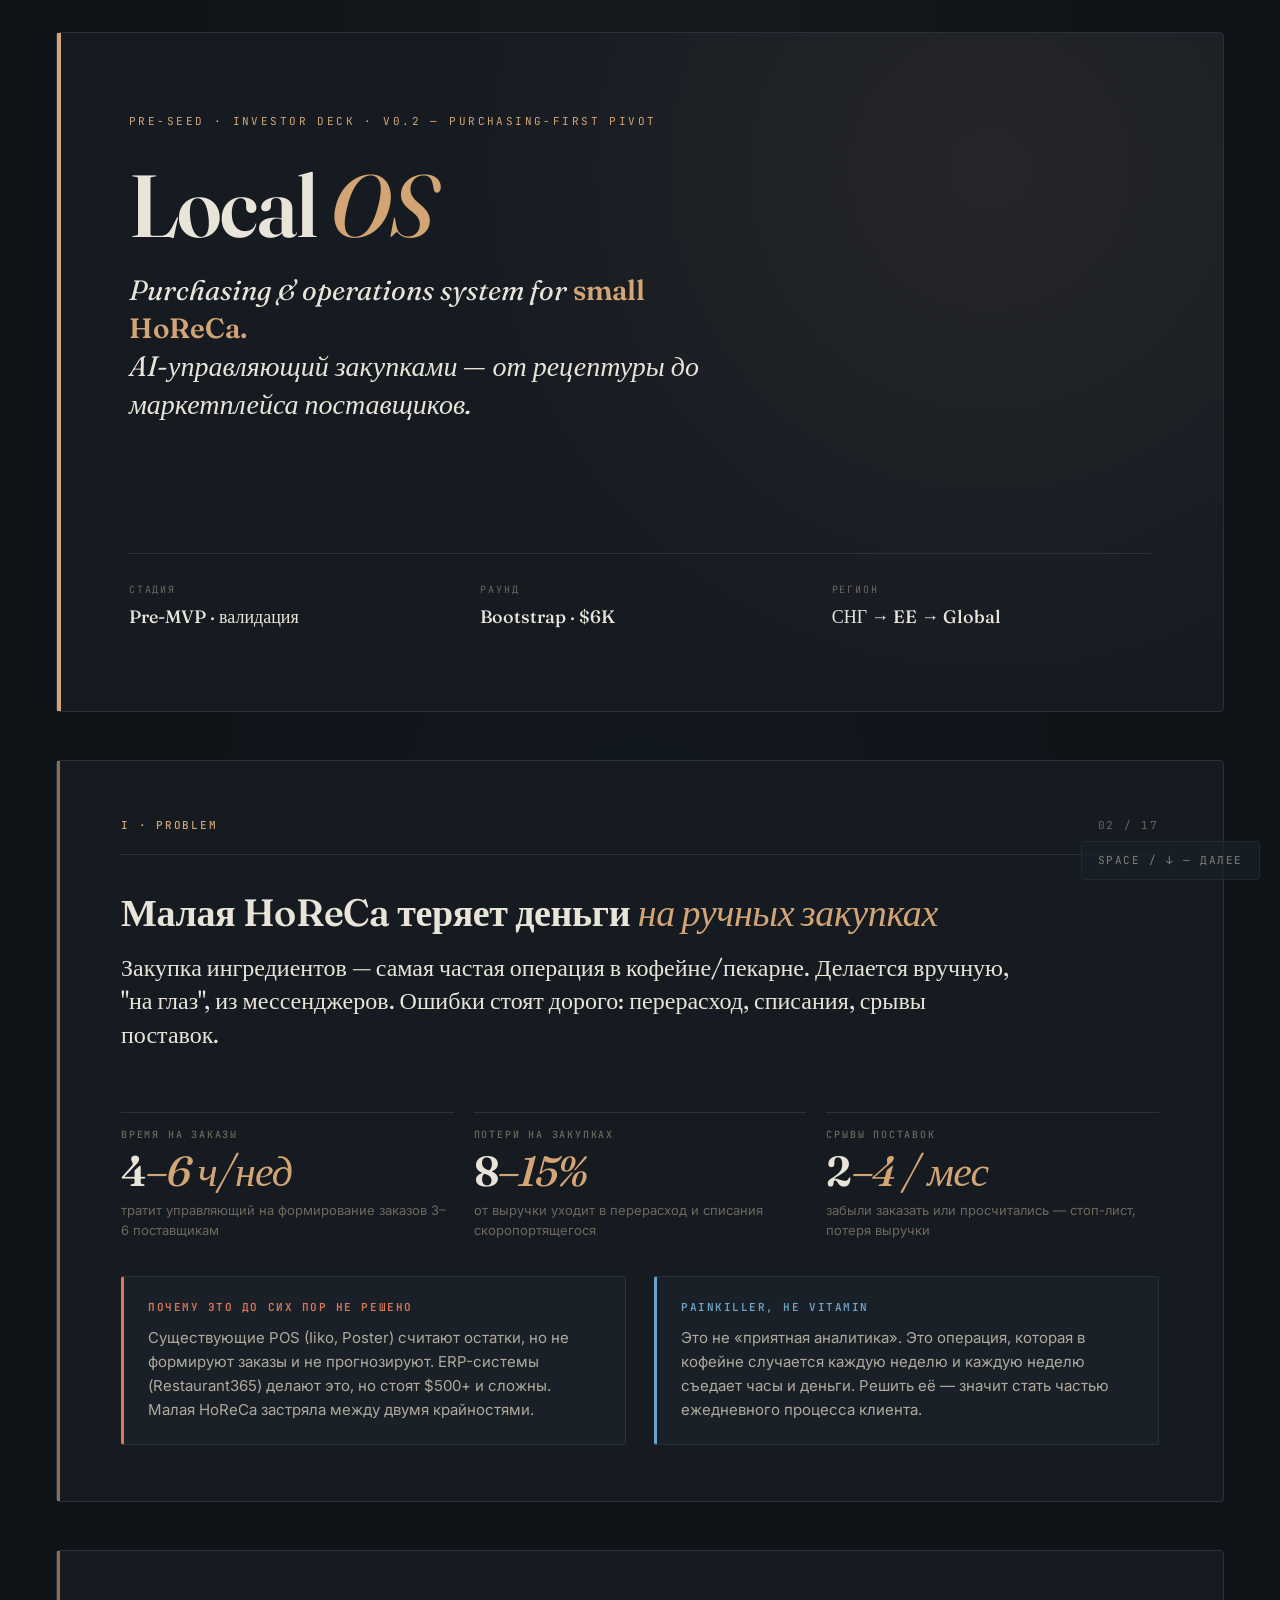
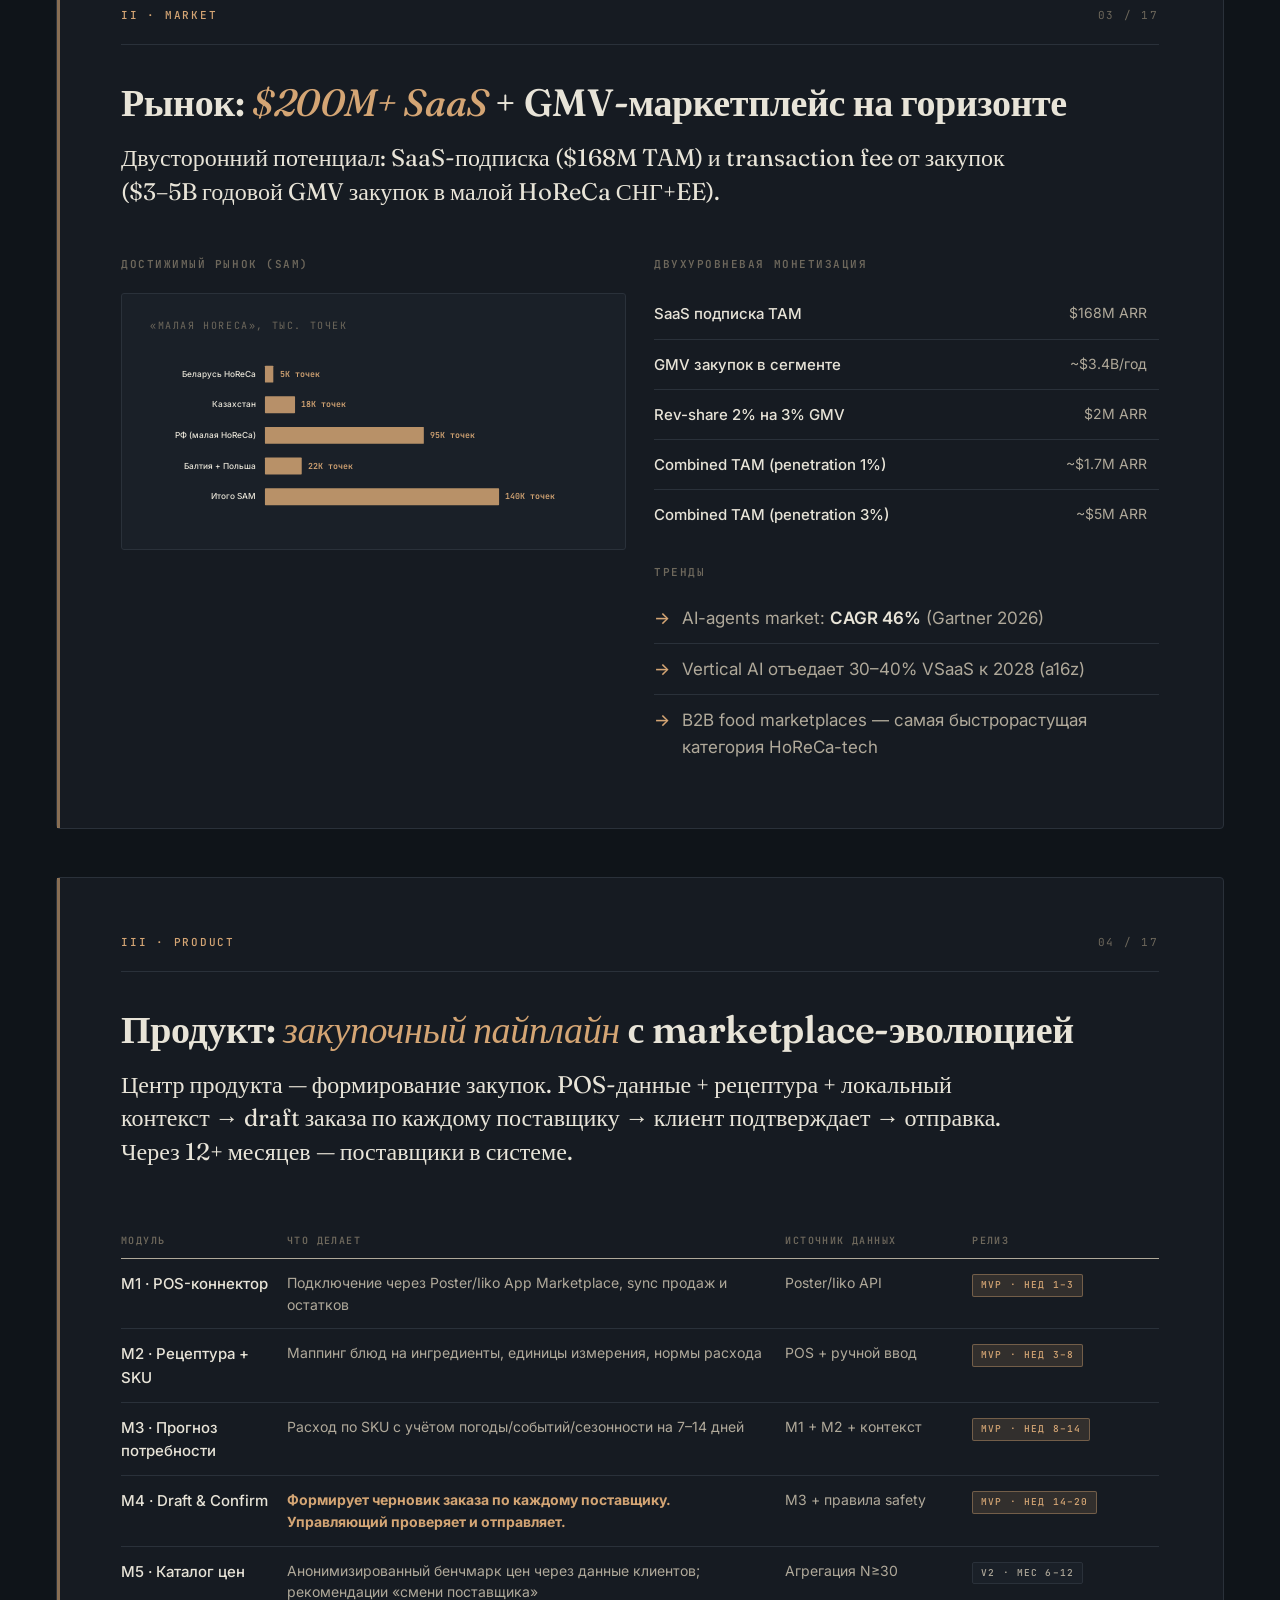
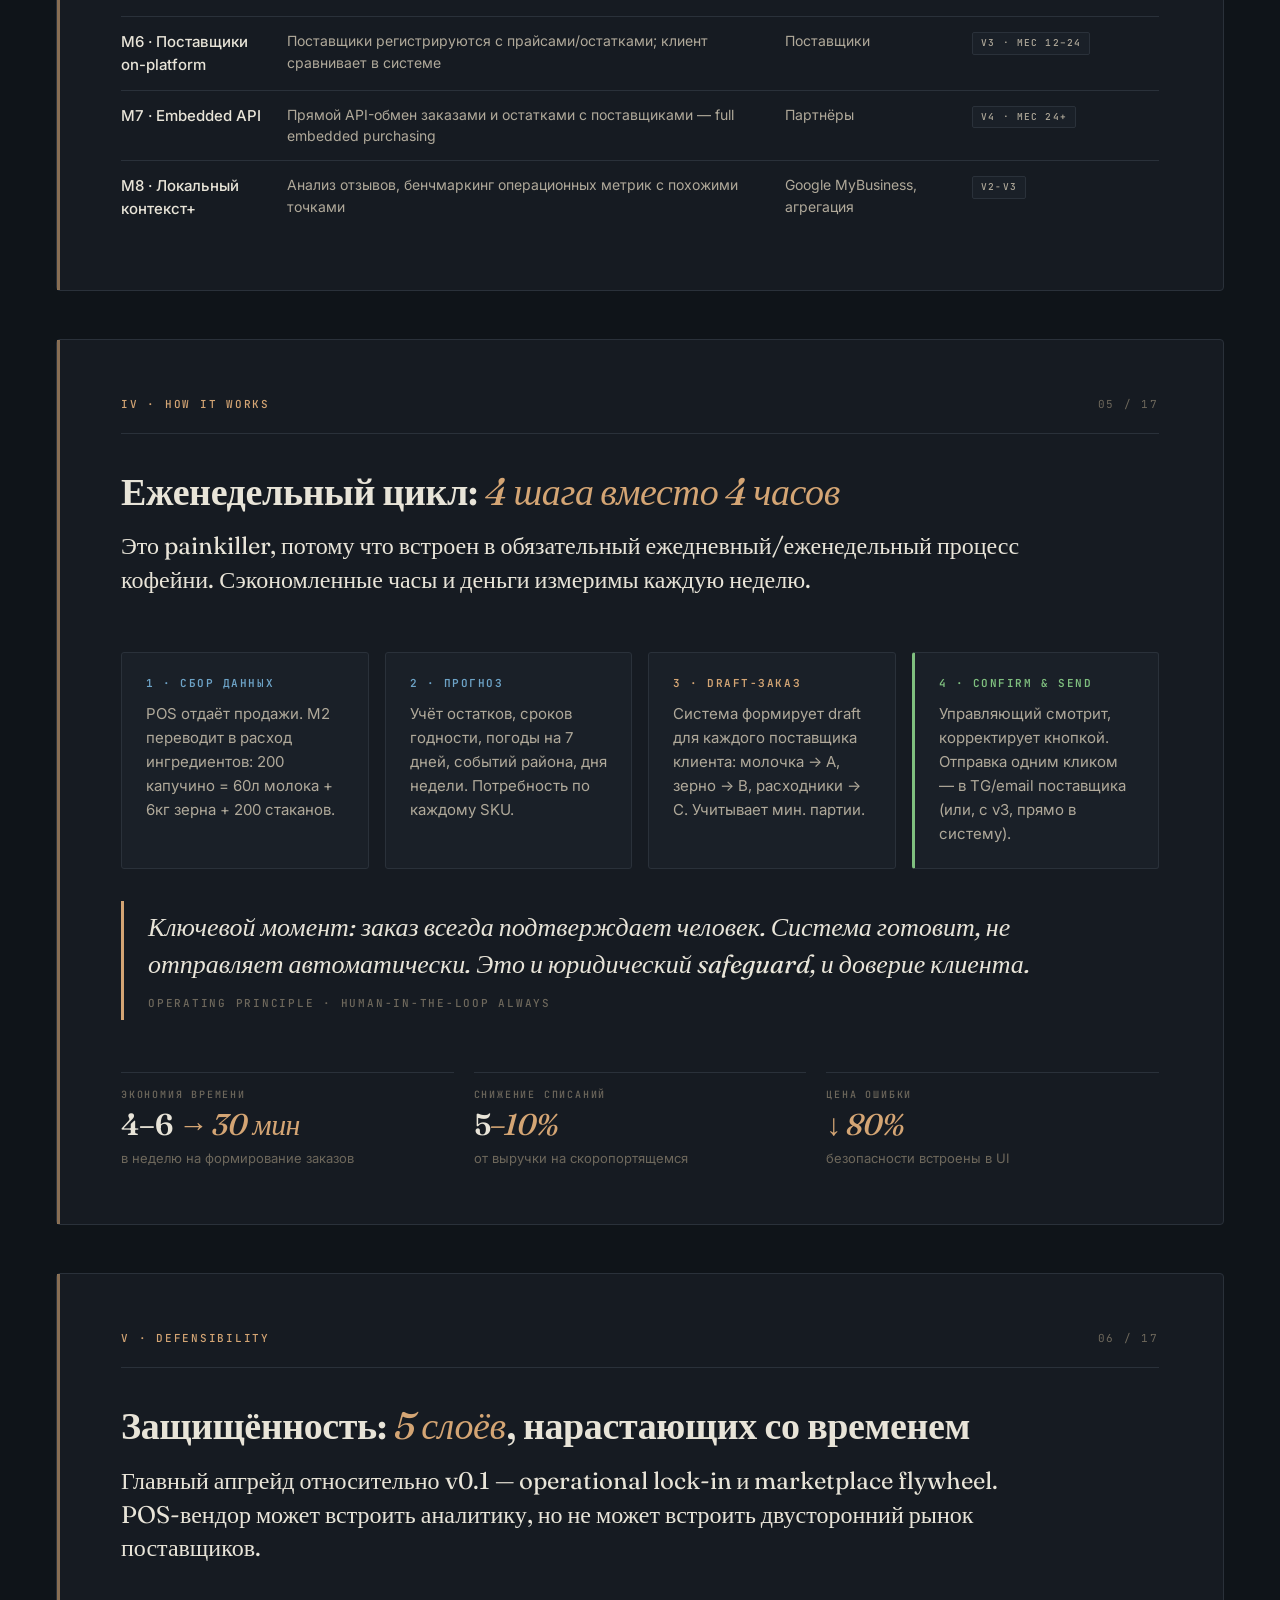
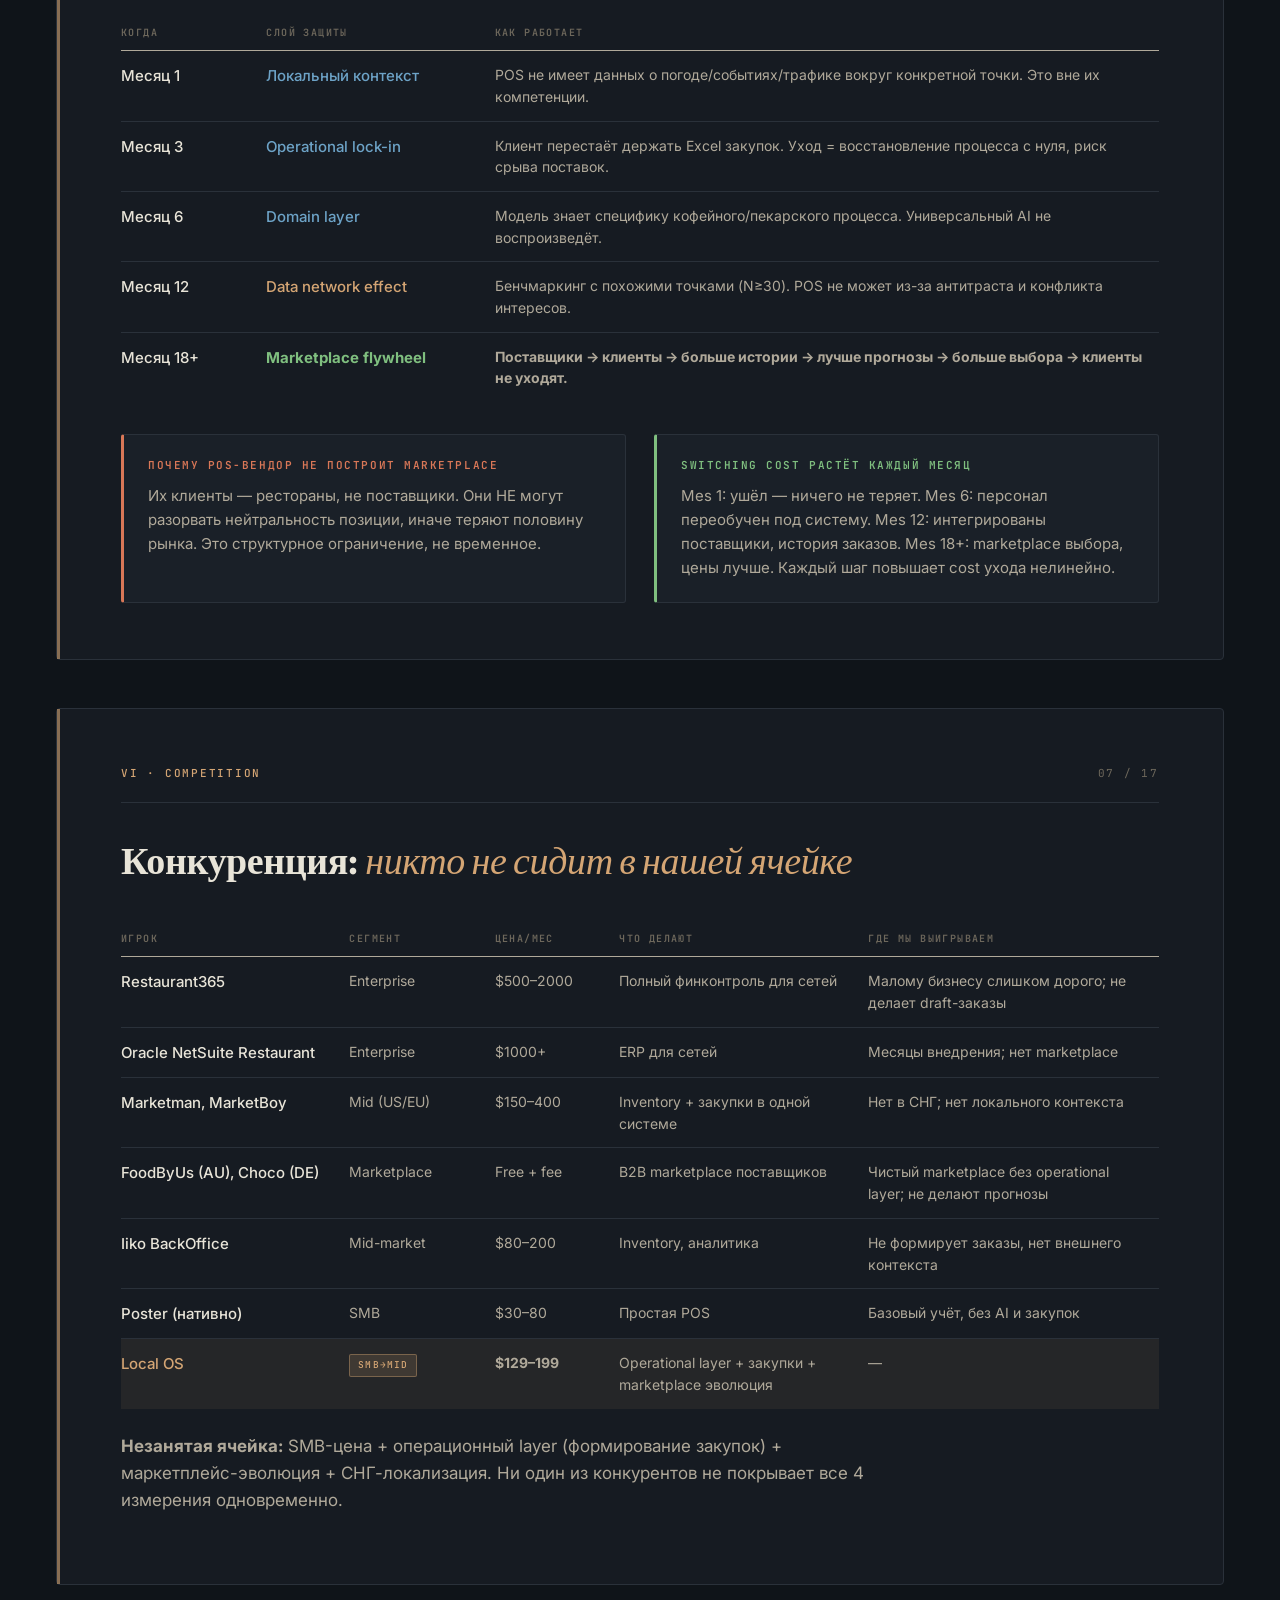
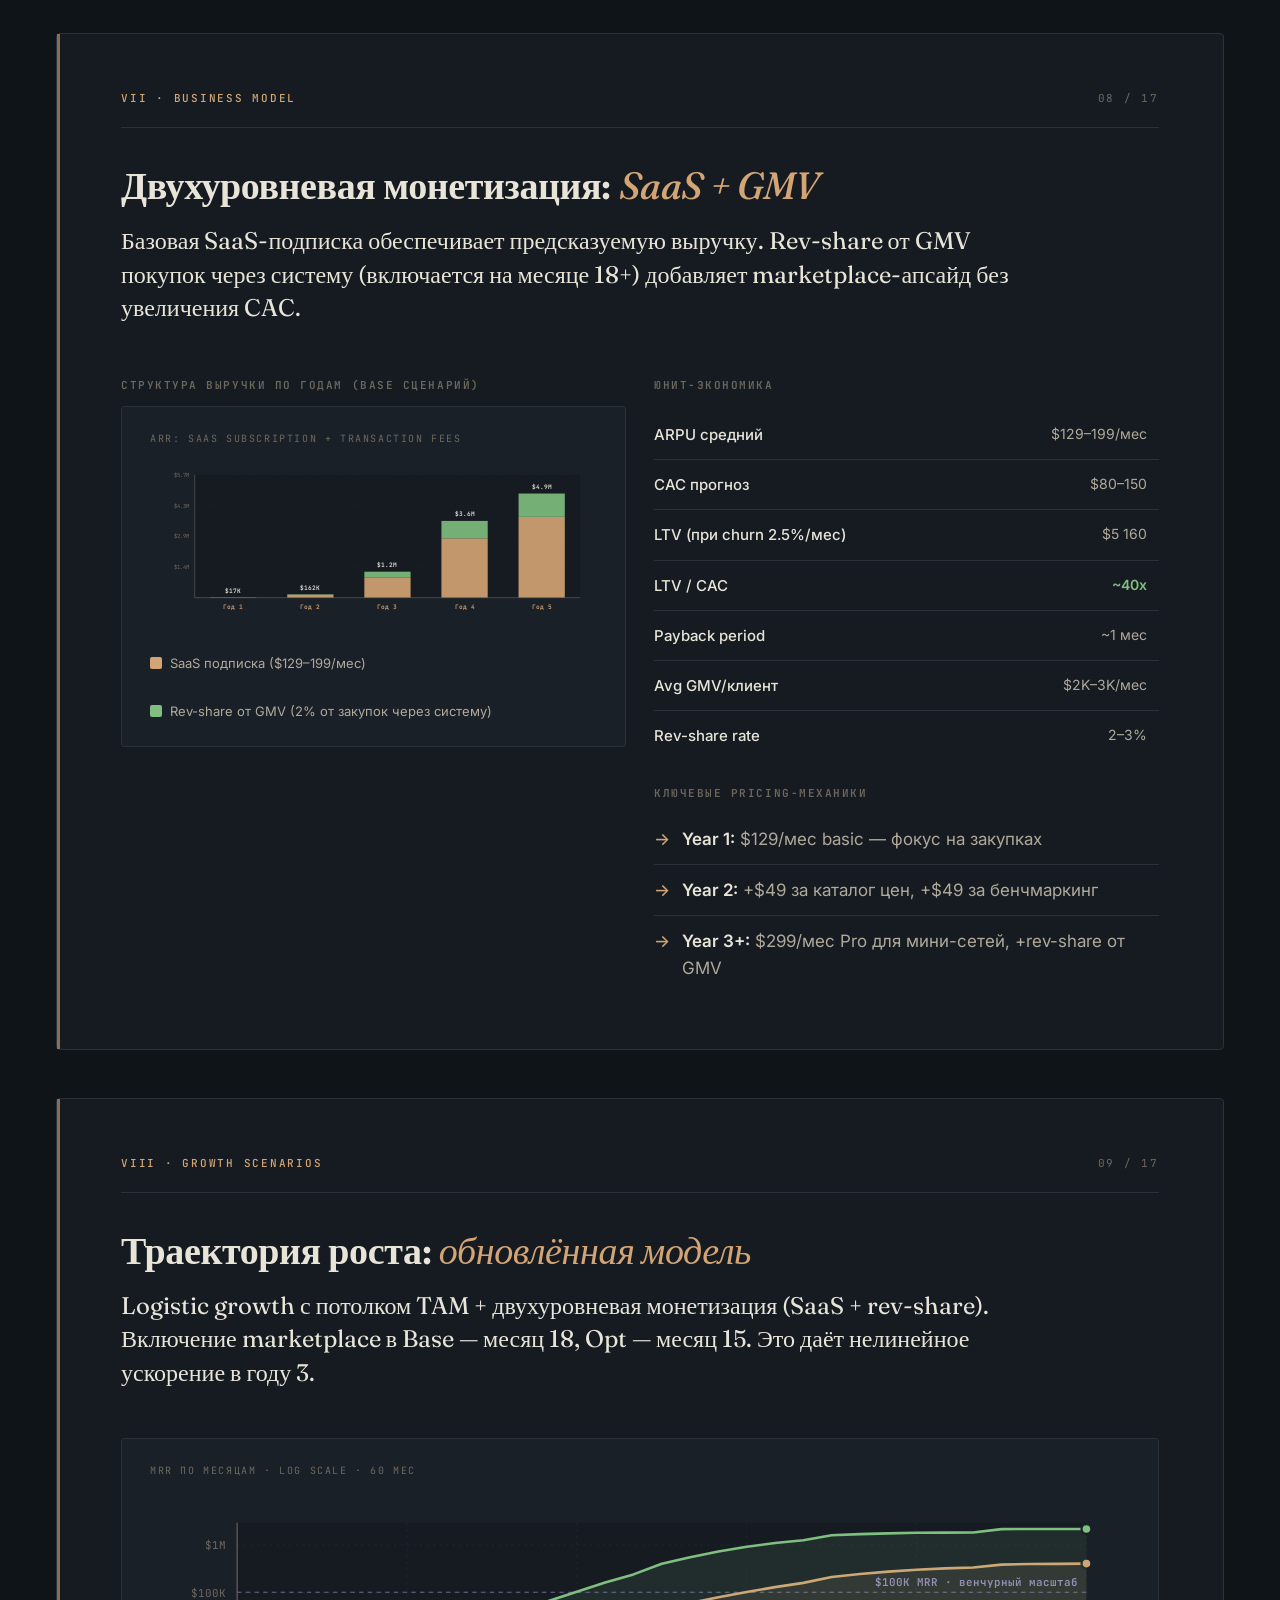
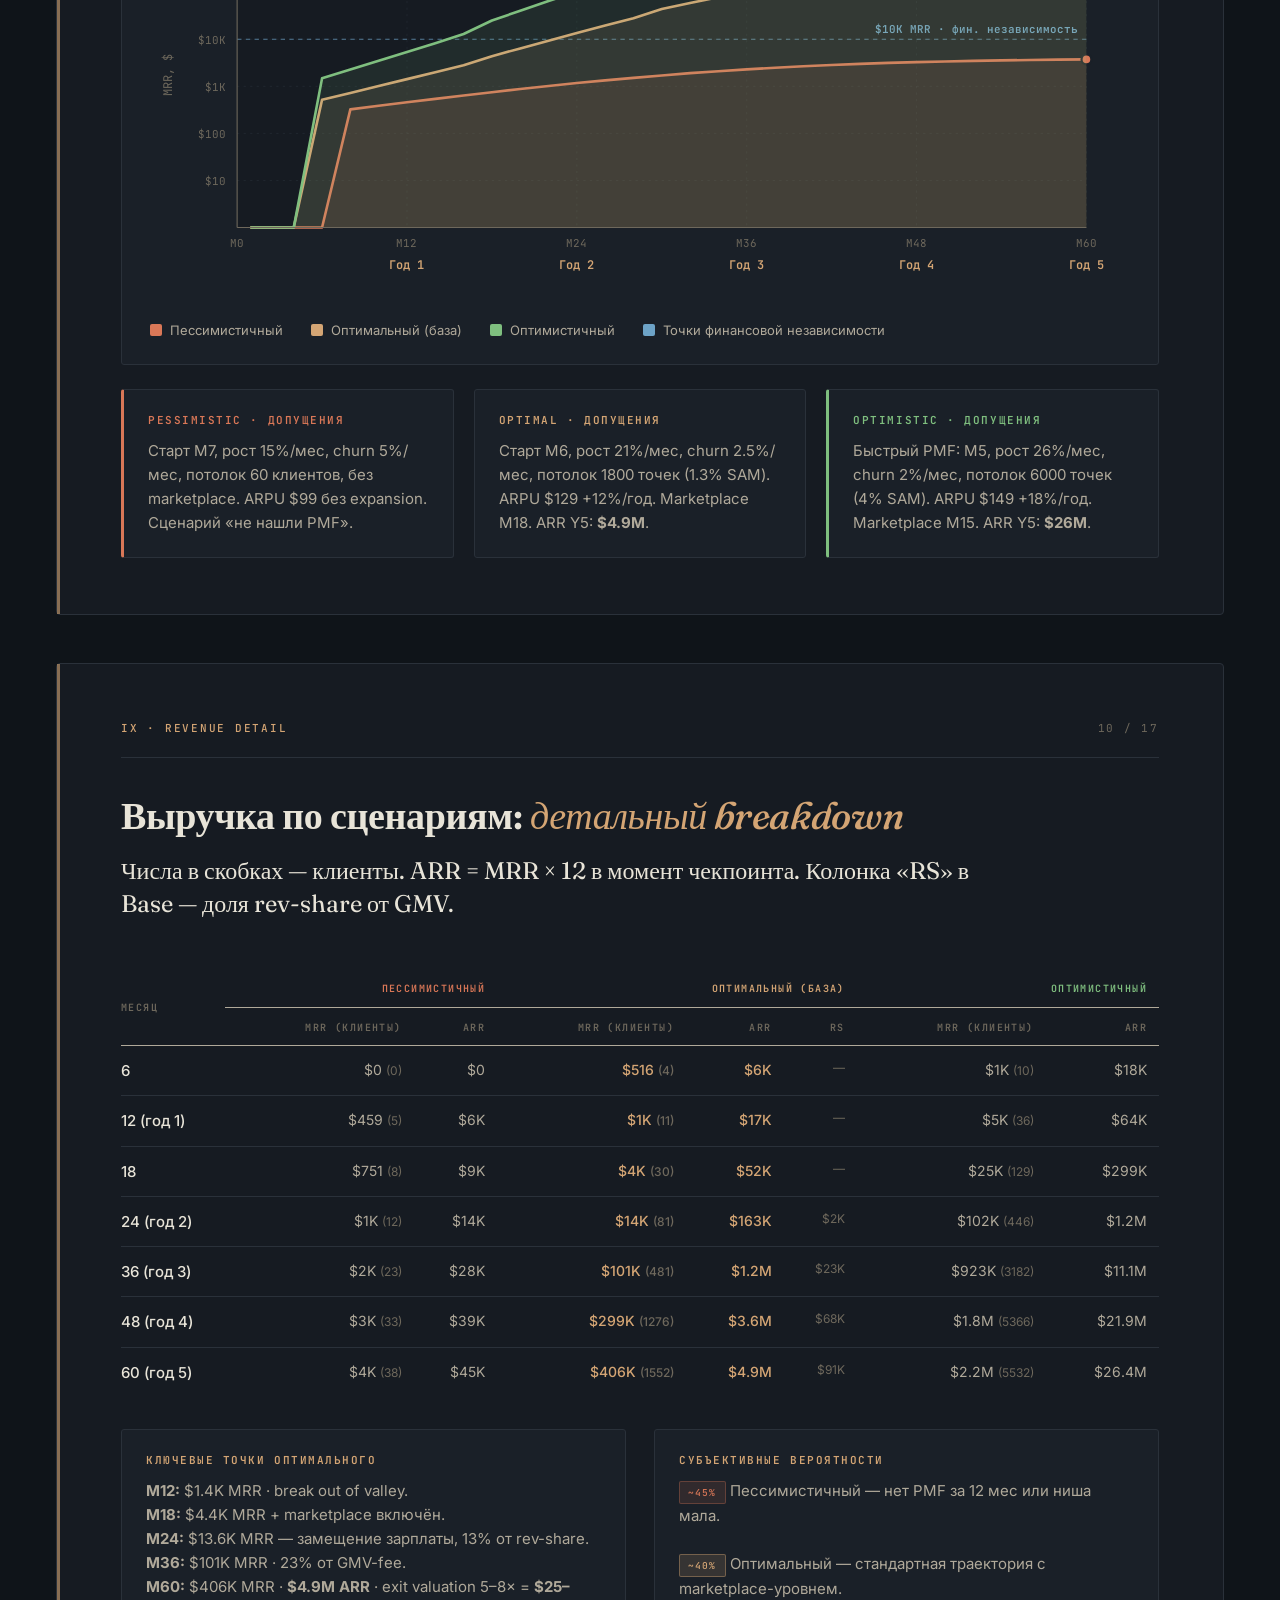
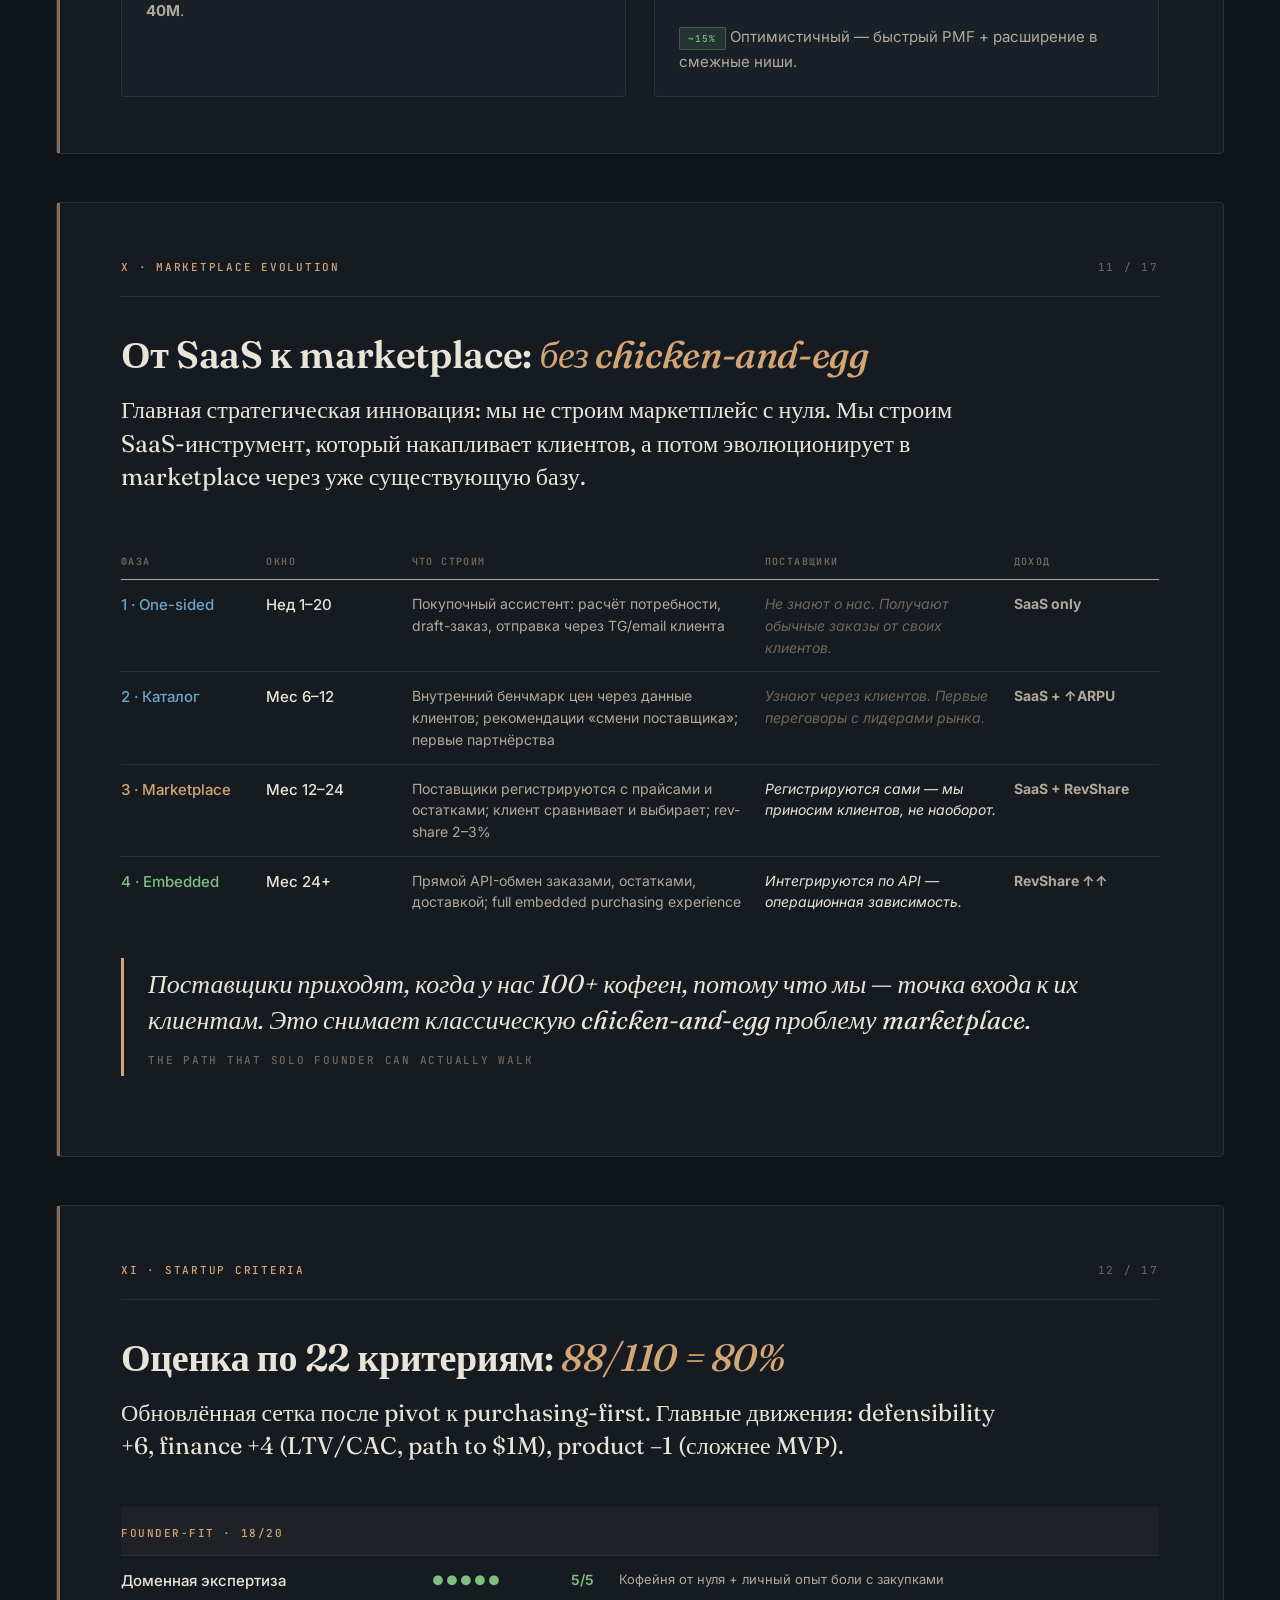
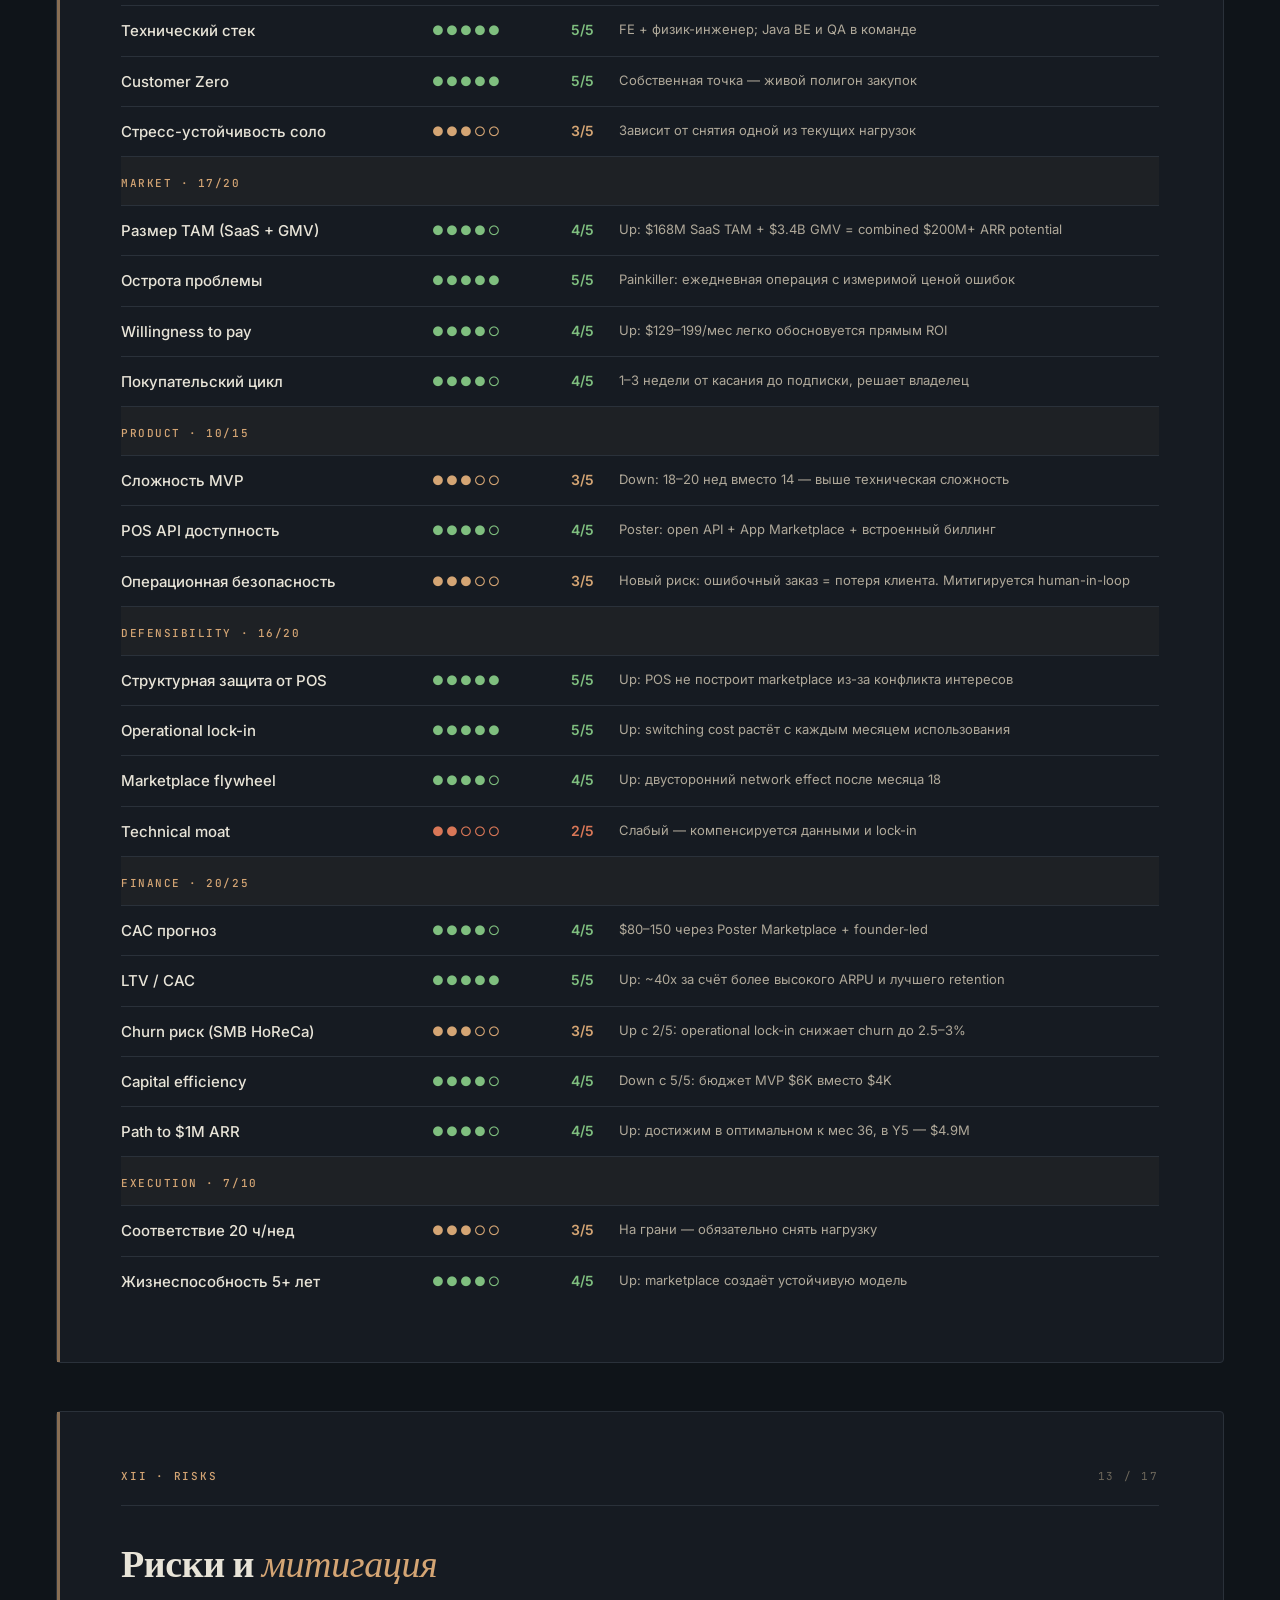
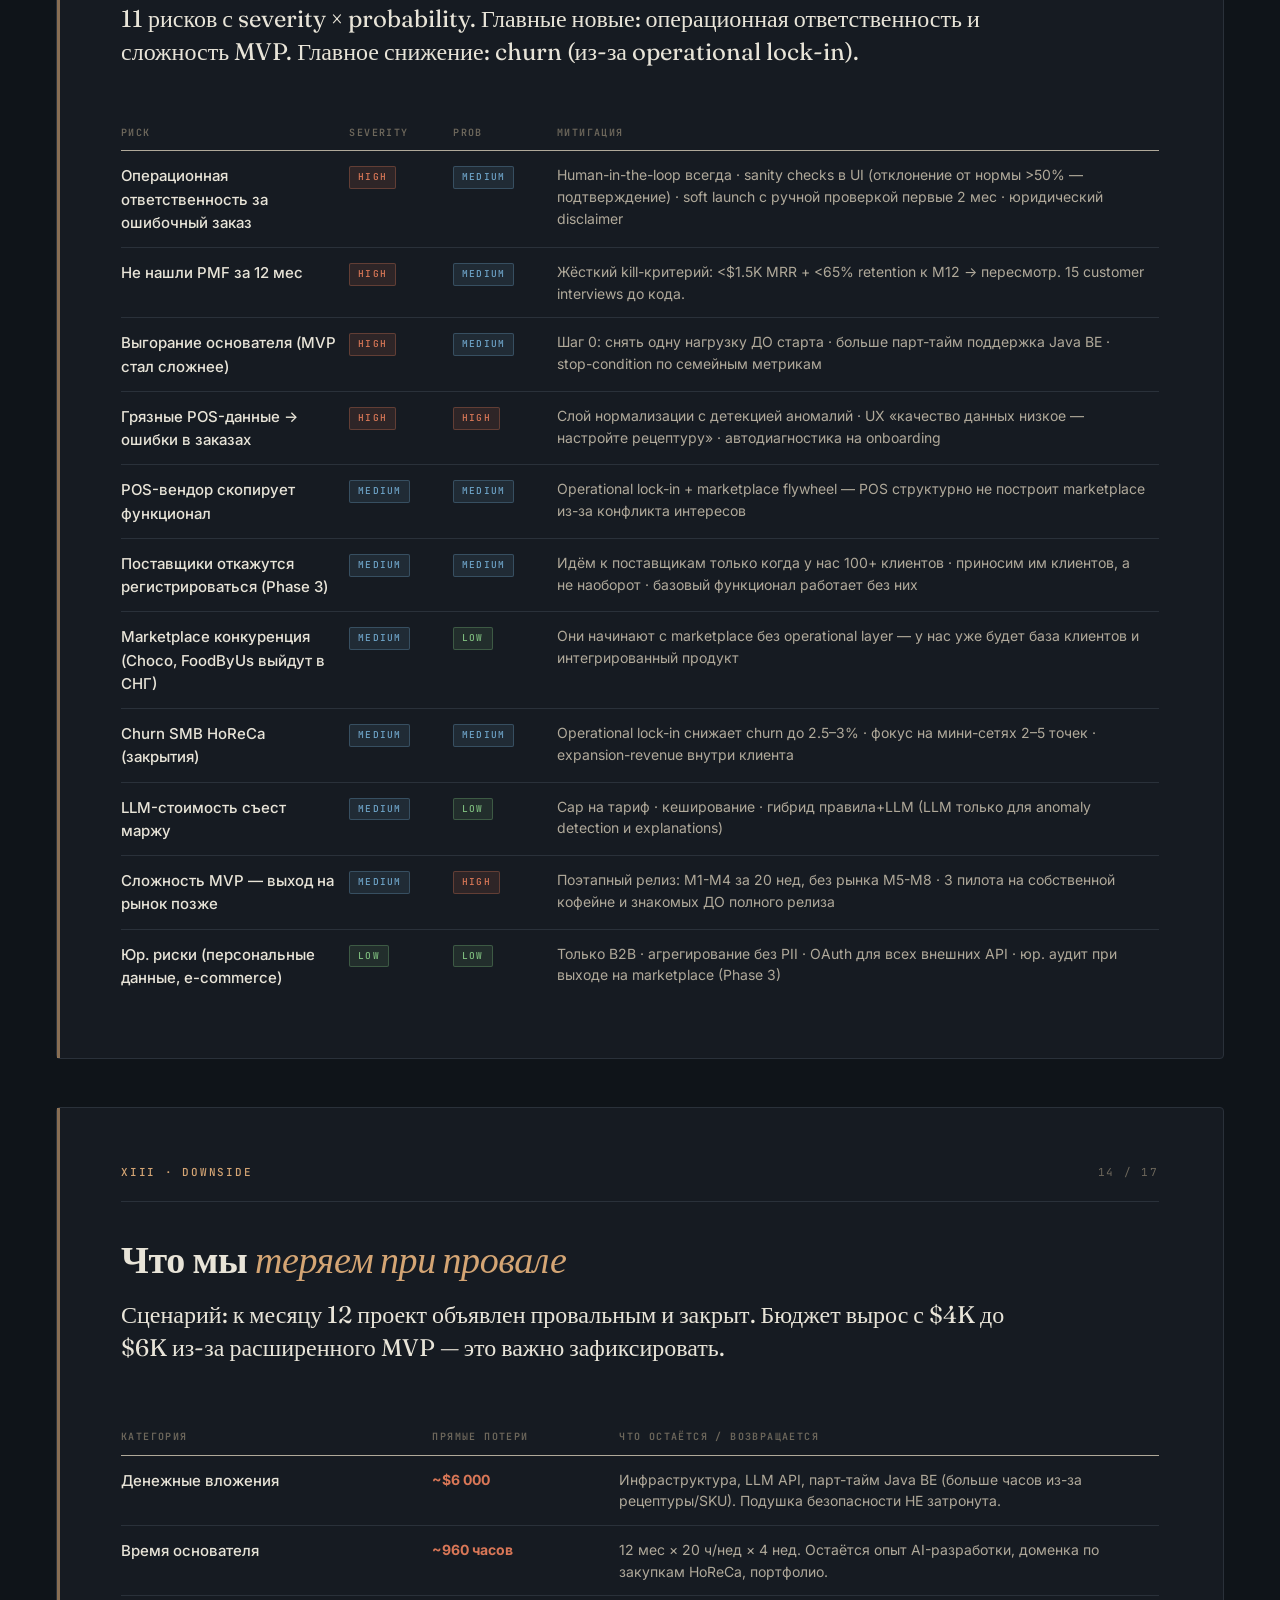
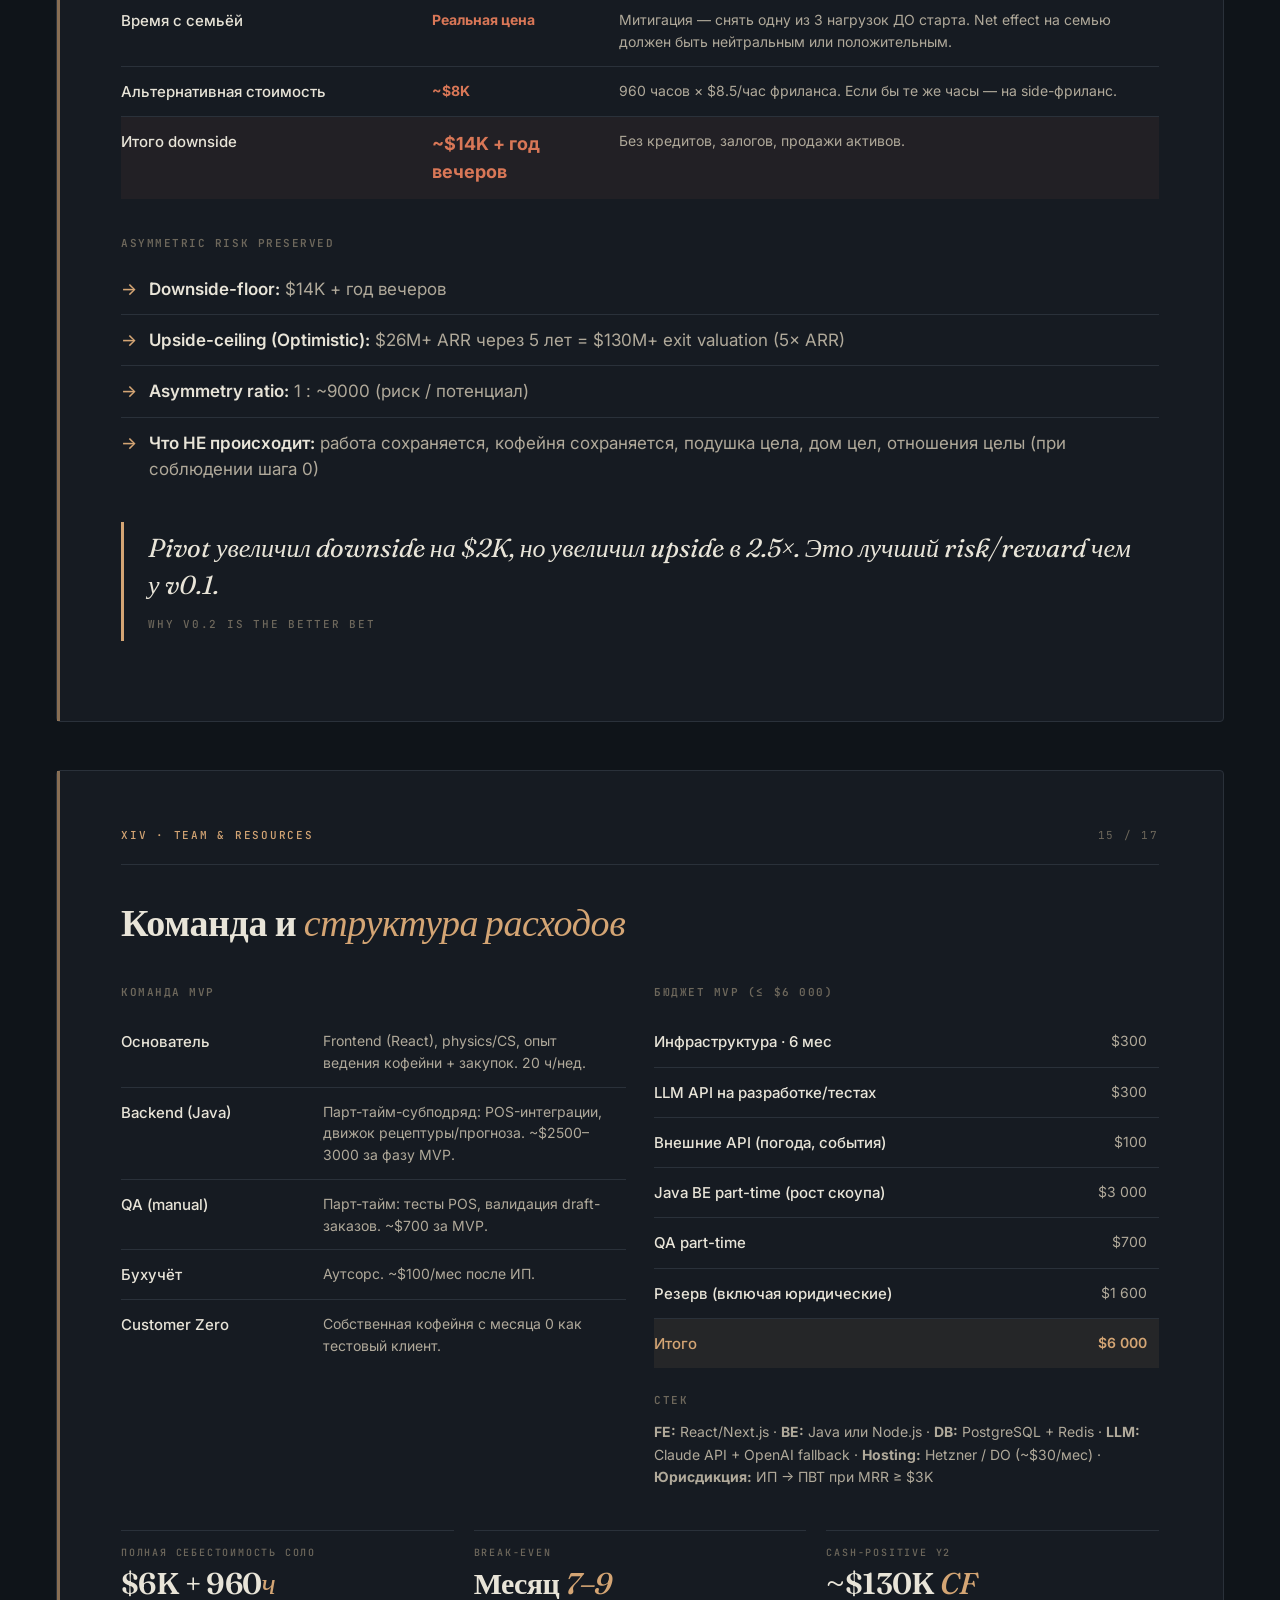
<file: investor_deck_v02.html>
<!DOCTYPE html>
<html lang="ru">
<head>
<meta charset="UTF-8" />
<meta name="viewport" content="width=device-width, initial-scale=1.0" />
<title>Local OS — Investor Deck</title>
<link rel="preconnect" href="https://fonts.googleapis.com">
<link rel="preconnect" href="https://fonts.gstatic.com" crossorigin>
<link href="https://fonts.googleapis.com/css2?family=Fraunces:ital,wght@0,400;0,500;0,600;0,700;0,800;1,500;1,600&family=JetBrains+Mono:wght@400;500;600&family=Inter:wght@400;500;600;700&display=swap" rel="stylesheet">
<style>
  :root {
    --bg: #0f1419;
    --bg-soft: #161b22;
    --bg-card: #1a2028;
    --ink: #e8e4d8;
    --ink-soft: #b0a99a;
    --ink-mute: #6e685c;
    --rule: #2a313a;
    --accent: #d4a574;        /* warm gold */
    --accent-soft: #e8c79e;
    --green: #7fbf7f;
    --green-deep: #4a8b4a;
    --red: #d97757;
    --red-deep: #b85e3f;
    --blue: #6da3c7;
    --purple: #9088c4;
  }

  * { box-sizing: border-box; margin: 0; padding: 0; }

  html, body {
    width: 100%;
    background: var(--bg);
    color: var(--ink);
    font-family: 'Inter', system-ui, sans-serif;
    font-size: 16px;
    line-height: 1.55;
    overflow-x: hidden;
    -webkit-font-smoothing: antialiased;
  }

  body {
    background-image:
      radial-gradient(ellipse at top, rgba(212, 165, 116, 0.04) 0%, transparent 50%),
      radial-gradient(ellipse at bottom, rgba(109, 163, 199, 0.03) 0%, transparent 50%);
    background-attachment: fixed;
  }

  .deck {
    max-width: 1200px;
    margin: 0 auto;
    padding: 32px 16px 120px;
  }

  .slide {
    background: var(--bg-soft);
    border: 1px solid var(--rule);
    border-radius: 4px;
    margin-bottom: 48px;
    padding: 56px 64px;
    position: relative;
    min-height: 600px;
    display: flex;
    flex-direction: column;
  }

  .slide::before {
    content: "";
    position: absolute;
    top: 0; left: 0;
    width: 3px;
    height: 100%;
    background: var(--accent);
    opacity: 0.6;
  }

  .slide-header {
    display: flex;
    justify-content: space-between;
    align-items: center;
    padding-bottom: 20px;
    margin-bottom: 36px;
    border-bottom: 1px solid var(--rule);
    font-family: 'JetBrains Mono', monospace;
    font-size: 11px;
    text-transform: uppercase;
    letter-spacing: 0.16em;
    color: var(--ink-mute);
  }
  .slide-header .section { color: var(--accent); font-weight: 500; }

  h1 {
    font-family: 'Fraunces', Georgia, serif;
    font-weight: 600;
    font-size: 56px;
    line-height: 1.05;
    letter-spacing: -0.02em;
    color: var(--ink);
    margin-bottom: 20px;
  }
  h1 .em { font-style: italic; color: var(--accent); font-weight: 500; }

  h2 {
    font-family: 'Fraunces', serif;
    font-weight: 600;
    font-size: 38px;
    line-height: 1.15;
    color: var(--ink);
    margin-bottom: 16px;
    letter-spacing: -0.01em;
  }
  h2 .em { font-style: italic; color: var(--accent); font-weight: 500; }

  h3 {
    font-family: 'JetBrains Mono', monospace;
    font-size: 11px;
    text-transform: uppercase;
    letter-spacing: 0.14em;
    font-weight: 600;
    color: var(--ink-mute);
    margin-bottom: 12px;
  }

  p {
    font-size: 17px;
    line-height: 1.6;
    color: var(--ink-soft);
    margin-bottom: 14px;
    max-width: 70ch;
  }
  p.lead {
    font-family: 'Fraunces', serif;
    font-size: 24px;
    color: var(--ink);
    line-height: 1.4;
    margin-bottom: 28px;
    font-weight: 400;
    max-width: 60ch;
  }
  p.lead em { color: var(--accent); font-style: italic; }

  /* ===== COVER ===== */
  .cover {
    min-height: 680px;
    padding: 80px 72px;
    background:
      radial-gradient(circle at 80% 20%, rgba(212, 165, 116, 0.08) 0%, transparent 50%),
      var(--bg-soft);
    display: flex;
    flex-direction: column;
    justify-content: space-between;
  }
  .cover::before { background: var(--accent); opacity: 1; width: 4px; }
  .cover .marker {
    font-family: 'JetBrains Mono', monospace;
    font-size: 11px;
    text-transform: uppercase;
    letter-spacing: 0.22em;
    color: var(--accent);
    margin-bottom: 32px;
  }
  .cover h1 { font-size: 88px; line-height: 0.98; margin-bottom: 24px; }
  .cover .tagline {
    font-family: 'Fraunces', serif;
    font-size: 28px;
    line-height: 1.35;
    color: var(--ink);
    font-style: italic;
    font-weight: 400;
    margin-bottom: 40px;
    max-width: 32ch;
  }
  .cover .tagline strong { font-style: normal; color: var(--accent); font-weight: 600; }
  .cover .meta {
    display: grid;
    grid-template-columns: repeat(3, 1fr);
    gap: 32px;
    padding-top: 28px;
    border-top: 1px solid var(--rule);
  }
  .cover .meta div { }
  .cover .meta .l {
    font-family: 'JetBrains Mono', monospace;
    font-size: 10px;
    text-transform: uppercase;
    letter-spacing: 0.18em;
    color: var(--ink-mute);
    margin-bottom: 6px;
  }
  .cover .meta .v {
    font-family: 'Fraunces', serif;
    font-size: 18px;
    color: var(--ink);
    font-weight: 500;
  }

  /* ===== GRIDS ===== */
  .grid-2 { display: grid; grid-template-columns: 1fr 1fr; gap: 28px; margin-top: 16px; }
  .grid-3 { display: grid; grid-template-columns: 1fr 1fr 1fr; gap: 20px; margin-top: 16px; }
  .grid-4 { display: grid; grid-template-columns: repeat(4, 1fr); gap: 16px; margin-top: 16px; }

  /* ===== CARDS ===== */
  .card {
    background: var(--bg-card);
    border: 1px solid var(--rule);
    border-radius: 3px;
    padding: 22px 24px;
  }
  .card h3 { color: var(--accent); margin-bottom: 10px; }
  .card p { font-size: 15px; margin: 0; }
  .card.warn { border-left: 3px solid var(--red); }
  .card.warn h3 { color: var(--red); }
  .card.good { border-left: 3px solid var(--green); }
  .card.good h3 { color: var(--green); }
  .card.info { border-left: 3px solid var(--blue); }
  .card.info h3 { color: var(--blue); }

  /* ===== STATS ===== */
  .stat {
    border-top: 1.5px solid var(--rule);
    padding-top: 14px;
  }
  .stat .label {
    font-family: 'JetBrains Mono', monospace;
    font-size: 10px;
    text-transform: uppercase;
    letter-spacing: 0.18em;
    color: var(--ink-mute);
    font-weight: 500;
    margin-bottom: 8px;
  }
  .stat .value {
    font-family: 'Fraunces', serif;
    font-size: 42px;
    font-weight: 600;
    color: var(--ink);
    line-height: 1;
    letter-spacing: -0.02em;
  }
  .stat .value.small { font-size: 30px; }
  .stat .value .accent { color: var(--accent); font-style: italic; font-weight: 500; }
  .stat .note {
    font-size: 13px;
    color: var(--ink-mute);
    margin-top: 8px;
  }

  /* ===== TABLE ===== */
  table.data {
    width: 100%;
    border-collapse: collapse;
    margin-top: 16px;
    font-family: 'Inter', sans-serif;
  }
  table.data th {
    text-align: left;
    font-family: 'JetBrains Mono', monospace;
    font-size: 10px;
    text-transform: uppercase;
    letter-spacing: 0.14em;
    color: var(--ink-mute);
    font-weight: 600;
    padding: 12px 12px 10px 0;
    border-bottom: 1.5px solid var(--ink-soft);
  }
  table.data td {
    font-size: 14px;
    color: var(--ink-soft);
    padding: 13px 12px 13px 0;
    border-bottom: 1px solid var(--rule);
    vertical-align: top;
  }
  table.data td.label { color: var(--ink); font-weight: 500; font-size: 15px; }
  table.data td.right { text-align: right; }
  table.data td.center { text-align: center; }
  table.data tr:last-child td { border-bottom: none; }

  /* ===== TAGS ===== */
  .tag {
    display: inline-block;
    font-family: 'JetBrains Mono', monospace;
    font-size: 9.5px;
    text-transform: uppercase;
    letter-spacing: 0.12em;
    padding: 3px 8px;
    border-radius: 2px;
    background: var(--bg-card);
    color: var(--ink-soft);
    border: 1px solid var(--rule);
    font-weight: 500;
  }
  .tag.red { background: rgba(217, 119, 87, 0.12); color: var(--red); border-color: rgba(217, 119, 87, 0.3); }
  .tag.green { background: rgba(127, 191, 127, 0.12); color: var(--green); border-color: rgba(127, 191, 127, 0.3); }
  .tag.blue { background: rgba(109, 163, 199, 0.12); color: var(--blue); border-color: rgba(109, 163, 199, 0.3); }
  .tag.gold { background: rgba(212, 165, 116, 0.15); color: var(--accent); border-color: rgba(212, 165, 116, 0.4); }

  /* ===== CHART CONTAINER ===== */
  .chart {
    background: var(--bg-card);
    border: 1px solid var(--rule);
    border-radius: 3px;
    padding: 24px 28px;
    margin-top: 20px;
  }
  .chart-title {
    font-family: 'JetBrains Mono', monospace;
    font-size: 10px;
    text-transform: uppercase;
    letter-spacing: 0.16em;
    color: var(--ink-mute);
    margin-bottom: 12px;
  }
  .chart svg { width: 100%; height: auto; display: block; }

  .legend {
    display: flex;
    gap: 28px;
    margin-top: 16px;
    flex-wrap: wrap;
    font-size: 13px;
  }
  .legend-item { display: flex; align-items: center; gap: 8px; color: var(--ink-soft); }
  .legend-dot { width: 12px; height: 12px; border-radius: 2px; }

  /* ===== PULLQUOTE ===== */
  .pullquote {
    font-family: 'Fraunces', serif;
    font-style: italic;
    font-size: 26px;
    line-height: 1.4;
    color: var(--ink);
    border-left: 3px solid var(--accent);
    padding: 8px 0 8px 24px;
    margin: 24px 0;
    max-width: 60ch;
    font-weight: 400;
  }
  .pullquote cite {
    display: block;
    font-style: normal;
    font-family: 'JetBrains Mono', monospace;
    font-size: 11px;
    text-transform: uppercase;
    letter-spacing: 0.16em;
    color: var(--ink-mute);
    margin-top: 14px;
    font-weight: 500;
  }

  /* ===== LIST ===== */
  ul.flow { list-style: none; padding: 0; }
  ul.flow li {
    font-size: 17px;
    line-height: 1.55;
    color: var(--ink-soft);
    padding: 12px 0 12px 28px;
    position: relative;
    border-bottom: 1px solid var(--rule);
  }
  ul.flow li:last-child { border-bottom: none; }
  ul.flow li::before {
    content: "→";
    position: absolute;
    left: 0; top: 12px;
    color: var(--accent);
    font-weight: 500;
  }
  ul.flow li strong { color: var(--ink); font-weight: 600; }

  /* ===== NAV ===== */
  .nav-hint {
    position: fixed;
    bottom: 20px; right: 20px;
    background: var(--bg-card);
    color: var(--ink-soft);
    padding: 10px 16px;
    border-radius: 3px;
    font-family: 'JetBrains Mono', monospace;
    font-size: 11px;
    text-transform: uppercase;
    letter-spacing: 0.14em;
    opacity: 0.7;
    pointer-events: none;
    border: 1px solid var(--rule);
  }

  /* ===== FINAL SLIDE ===== */
  .final { background: linear-gradient(180deg, var(--bg-soft) 0%, var(--bg) 100%); }
  .final::before { background: var(--accent); width: 4px; opacity: 1; }

  @media print {
    body { background: white; color: black; }
    .deck { padding: 0; max-width: none; }
    .slide { box-shadow: none; border: none; margin: 0; min-height: auto; page-break-after: always; background: white; color: black; }
    .nav-hint { display: none; }
  }

  @media (max-width: 768px) {
    .slide { padding: 32px 24px; }
    h1 { font-size: 38px; }
    .cover h1 { font-size: 52px; }
    h2 { font-size: 26px; }
    .grid-2, .grid-3, .grid-4 { grid-template-columns: 1fr; }
  }
</style>
</head>
<body>
<div class="deck">

<section class="slide cover">
  <div>
    <div class="marker">Pre-seed · Investor Deck · v0.2 — Purchasing-first pivot</div>
    <h1>Local <span class="em">OS</span></h1>
    <div class="tagline">Purchasing & operations system for <strong>small HoReCa.</strong><br/>
    AI-управляющий закупками — от рецептуры до маркетплейса поставщиков.</div>
  </div>
  <div class="meta">
    <div><div class="l">Стадия</div><div class="v">Pre-MVP · валидация</div></div>
    <div><div class="l">Раунд</div><div class="v">Bootstrap · $6K</div></div>
    <div><div class="l">Регион</div><div class="v">СНГ → EE → Global</div></div>
  </div>
</section>


<section class="slide">
  <div class="slide-header"><span class="section">I · Problem</span><span>02 / 17</span></div>
  <h2>Малая HoReCa теряет деньги <span class="em">на ручных закупках</span></h2>
  <p class="lead">Закупка ингредиентов — самая частая операция в кофейне/пекарне. Делается вручную, "на глаз", из мессенджеров. Ошибки стоят дорого: перерасход, списания, срывы поставок.</p>

  <div class="grid-3" style="margin-top: 32px;">
    <div class="stat">
      <div class="label">Время на заказы</div>
      <div class="value">4<span class="accent">–6 ч/нед</span></div>
      <div class="note">тратит управляющий на формирование заказов 3–6 поставщикам</div>
    </div>
    <div class="stat">
      <div class="label">Потери на закупках</div>
      <div class="value">8<span class="accent">–15%</span></div>
      <div class="note">от выручки уходит в перерасход и списания скоропортящегося</div>
    </div>
    <div class="stat">
      <div class="label">Срывы поставок</div>
      <div class="value">2<span class="accent">–4 / мес</span></div>
      <div class="note">забыли заказать или просчитались — стоп-лист, потеря выручки</div>
    </div>
  </div>

  <div class="grid-2" style="margin-top: 36px;">
    <div class="card warn">
      <h3>Почему это до сих пор не решено</h3>
      <p>Существующие POS (Iiko, Poster) считают остатки, но не формируют заказы и не прогнозируют. ERP-системы (Restaurant365) делают это, но стоят $500+ и сложны. Малая HoReCa застряла между двумя крайностями.</p>
    </div>
    <div class="card info">
      <h3>Painkiller, не vitamin</h3>
      <p>Это не «приятная аналитика». Это операция, которая в кофейне случается каждую неделю и каждую неделю съедает часы и деньги. Решить её — значит стать частью ежедневного процесса клиента.</p>
    </div>
  </div>
</section>


<section class="slide">
  <div class="slide-header"><span class="section">II · Market</span><span>03 / 17</span></div>
  <h2>Рынок: <span class="em">$200M+ SaaS</span> + GMV-маркетплейс на горизонте</h2>
  <p class="lead">Двусторонний потенциал: SaaS-подписка ($168M TAM) и transaction fee от закупок ($3–5B годовой GMV закупок в малой HoReCa СНГ+EE).</p>

  <div class="grid-2" style="margin-top: 20px;">
    <div>
      <h3>Достижимый рынок (SAM)</h3>
      <div class="chart"><div class="chart-title">«Малая HoReCa», тыс. точек</div><svg viewBox="0 0 700 280" xmlns="http://www.w3.org/2000/svg" style="font-family: 'JetBrains Mono', monospace;">
<text x="166" y="48.0" text-anchor="end" fill="#e8e4d8" font-size="13" font-weight="500" font-family="Inter">Беларусь HoReCa</text>
<rect x="180" y="30.799999999999997" width="13.095238095238095" height="26.400000000000002" fill="#d4a574" opacity="0.85" rx="1"/>
<text x="203.0952380952381" y="48.0" fill="#d4a574" font-size="13" font-weight="600">5K точек</text>
<text x="166" y="96.0" text-anchor="end" fill="#e8e4d8" font-size="13" font-weight="500" font-family="Inter">Казахстан</text>
<rect x="180" y="78.8" width="47.14285714285714" height="26.400000000000002" fill="#d4a574" opacity="0.85" rx="1"/>
<text x="237.14285714285714" y="96.0" fill="#d4a574" font-size="13" font-weight="600">18K точек</text>
<text x="166" y="144.0" text-anchor="end" fill="#e8e4d8" font-size="13" font-weight="500" font-family="Inter">РФ (малая HoReCa)</text>
<rect x="180" y="126.8" width="248.8095238095238" height="26.400000000000002" fill="#d4a574" opacity="0.85" rx="1"/>
<text x="438.8095238095238" y="144.0" fill="#d4a574" font-size="13" font-weight="600">95K точек</text>
<text x="166" y="192.0" text-anchor="end" fill="#e8e4d8" font-size="13" font-weight="500" font-family="Inter">Балтия + Польша</text>
<rect x="180" y="174.8" width="57.61904761904762" height="26.400000000000002" fill="#d4a574" opacity="0.85" rx="1"/>
<text x="247.61904761904762" y="192.0" fill="#d4a574" font-size="13" font-weight="600">22K точек</text>
<text x="166" y="240.0" text-anchor="end" fill="#e8e4d8" font-size="13" font-weight="500" font-family="Inter">Итого SAM</text>
<rect x="180" y="222.8" width="366.6666666666667" height="26.400000000000002" fill="#d4a574" opacity="0.85" rx="1"/>
<text x="556.6666666666667" y="240.0" fill="#d4a574" font-size="13" font-weight="600">140K точек</text>
</svg></div>
    </div>
    <div>
      <h3>Двухуровневая монетизация</h3>
      <table class="data">
        <tr><td class="label">SaaS подписка TAM</td><td class="right">$168M ARR</td></tr>
        <tr><td class="label">GMV закупок в сегменте</td><td class="right">~$3.4B/год</td></tr>
        <tr><td class="label">Rev-share 2% на 3% GMV</td><td class="right">$2M ARR</td></tr>
        <tr><td class="label">Combined TAM (penetration 1%)</td><td class="right">~$1.7M ARR</td></tr>
        <tr><td class="label">Combined TAM (penetration 3%)</td><td class="right">~$5M ARR</td></tr>
      </table>
      <h3 style="margin-top: 24px;">Тренды</h3>
      <ul class="flow">
        <li>AI-agents market: <strong>CAGR 46%</strong> (Gartner 2026)</li>
        <li>Vertical AI отъедает 30–40% VSaaS к 2028 (a16z)</li>
        <li>B2B food marketplaces — самая быстрорастущая категория HoReCa-tech</li>
      </ul>
    </div>
  </div>
</section>


<section class="slide">
  <div class="slide-header"><span class="section">III · Product</span><span>04 / 17</span></div>
  <h2>Продукт: <span class="em">закупочный пайплайн</span> с marketplace-эволюцией</h2>
  <p class="lead">Центр продукта — формирование закупок. POS-данные + рецептура + локальный контекст → draft заказа по каждому поставщику → клиент подтверждает → отправка. Через 12+ месяцев — поставщики в системе.</p>

  <table class="data" style="margin-top: 24px;">
    <tr><th style="width:16%;">Модуль</th><th style="width:48%;">Что делает</th><th style="width:18%;">Источник данных</th><th style="width:18%;">Релиз</th></tr>
    <tr><td class="label">M1 · POS-коннектор</td><td>Подключение через Poster/Iiko App Marketplace, sync продаж и остатков</td><td>Poster/Iiko API</td><td><span class="tag gold">MVP · нед 1–3</span></td></tr>
    <tr><td class="label">M2 · Рецептура + SKU</td><td>Маппинг блюд на ингредиенты, единицы измерения, нормы расхода</td><td>POS + ручной ввод</td><td><span class="tag gold">MVP · нед 3–8</span></td></tr>
    <tr><td class="label">M3 · Прогноз потребности</td><td>Расход по SKU с учётом погоды/событий/сезонности на 7–14 дней</td><td>M1 + M2 + контекст</td><td><span class="tag gold">MVP · нед 8–14</span></td></tr>
    <tr><td class="label">M4 · Draft & Confirm</td><td><strong style="color:var(--accent);">Формирует черновик заказа по каждому поставщику. Управляющий проверяет и отправляет.</strong></td><td>M3 + правила safety</td><td><span class="tag gold">MVP · нед 14–20</span></td></tr>
    <tr><td class="label">M5 · Каталог цен</td><td>Анонимизированный бенчмарк цен через данные клиентов; рекомендации «смени поставщика»</td><td>Агрегация N≥30</td><td><span class="tag">v2 · мес 6–12</span></td></tr>
    <tr><td class="label">M6 · Поставщики on-platform</td><td>Поставщики регистрируются с прайсами/остатками; клиент сравнивает в системе</td><td>Поставщики</td><td><span class="tag">v3 · мес 12–24</span></td></tr>
    <tr><td class="label">M7 · Embedded API</td><td>Прямой API-обмен заказами и остатками с поставщиками — full embedded purchasing</td><td>Партнёры</td><td><span class="tag">v4 · мес 24+</span></td></tr>
    <tr><td class="label">M8 · Локальный контекст+</td><td>Анализ отзывов, бенчмаркинг операционных метрик с похожими точками</td><td>Google MyBusiness, агрегация</td><td><span class="tag">v2-v3</span></td></tr>
  </table>
</section>


<section class="slide">
  <div class="slide-header"><span class="section">IV · How It Works</span><span>05 / 17</span></div>
  <h2>Еженедельный цикл: <span class="em">4 шага вместо 4 часов</span></h2>
  <p class="lead">Это painkiller, потому что встроен в обязательный ежедневный/еженедельный процесс кофейни. Сэкономленные часы и деньги измеримы каждую неделю.</p>

  <div class="grid-4" style="margin-top: 28px;">
    <div class="card">
      <h3 style="color:var(--blue);">1 · Сбор данных</h3>
      <p>POS отдаёт продажи. M2 переводит в расход ингредиентов: 200 капучино = 60л молока + 6кг зерна + 200 стаканов.</p>
    </div>
    <div class="card">
      <h3 style="color:var(--blue);">2 · Прогноз</h3>
      <p>Учёт остатков, сроков годности, погоды на 7 дней, событий района, дня недели. Потребность по каждому SKU.</p>
    </div>
    <div class="card">
      <h3 style="color:var(--accent);">3 · Draft-заказ</h3>
      <p>Система формирует draft для каждого поставщика клиента: молочка → A, зерно → B, расходники → C. Учитывает мин. партии.</p>
    </div>
    <div class="card good">
      <h3>4 · Confirm & Send</h3>
      <p>Управляющий смотрит, корректирует кнопкой. Отправка одним кликом — в TG/email поставщика (или, с v3, прямо в систему).</p>
    </div>
  </div>

  <div class="pullquote" style="margin-top: 32px;">
    Ключевой момент: <em>заказ всегда подтверждает человек</em>. Система готовит, не отправляет автоматически. Это и юридический safeguard, и доверие клиента.
    <cite>Operating principle · human-in-the-loop always</cite>
  </div>

  <div class="grid-3" style="margin-top: 28px;">
    <div class="stat">
      <div class="label">Экономия времени</div>
      <div class="value small">4–6<span class="accent"> → 30 мин</span></div>
      <div class="note">в неделю на формирование заказов</div>
    </div>
    <div class="stat">
      <div class="label">Снижение списаний</div>
      <div class="value small">5<span class="accent">–10%</span></div>
      <div class="note">от выручки на скоропортящемся</div>
    </div>
    <div class="stat">
      <div class="label">Цена ошибки</div>
      <div class="value small"><span class="accent">↓ 80%</span></div>
      <div class="note">безопасности встроены в UI</div>
    </div>
  </div>
</section>


<section class="slide">
  <div class="slide-header"><span class="section">V · Defensibility</span><span>06 / 17</span></div>
  <h2>Защищённость: <span class="em">5 слоёв</span>, нарастающих со временем</h2>
  <p class="lead">Главный апгрейд относительно v0.1 — operational lock-in и marketplace flywheel. POS-вендор может встроить аналитику, но не может встроить двусторонний рынок поставщиков.</p>

  <table class="data" style="margin-top: 20px;">
    <tr><th style="width:14%;">Когда</th><th style="width:22%;">Слой защиты</th><th>Как работает</th></tr>
    <tr><td class="label">Месяц 1</td><td class="label" style="color:var(--blue);">Локальный контекст</td><td>POS не имеет данных о погоде/событиях/трафике вокруг конкретной точки. Это вне их компетенции.</td></tr>
    <tr><td class="label">Месяц 3</td><td class="label" style="color:var(--blue);">Operational lock-in</td><td>Клиент перестаёт держать Excel закупок. Уход = восстановление процесса с нуля, риск срыва поставок.</td></tr>
    <tr><td class="label">Месяц 6</td><td class="label" style="color:var(--blue);">Domain layer</td><td>Модель знает специфику кофейного/пекарского процесса. Универсальный AI не воспроизведёт.</td></tr>
    <tr><td class="label">Месяц 12</td><td class="label" style="color:var(--accent);">Data network effect</td><td>Бенчмаркинг с похожими точками (N≥30). POS не может из-за антитраста и конфликта интересов.</td></tr>
    <tr><td class="label">Месяц 18+</td><td class="label" style="color:var(--green);"><strong>Marketplace flywheel</strong></td><td><strong>Поставщики → клиенты → больше истории → лучше прогнозы → больше выбора → клиенты не уходят.</strong></td></tr>
  </table>

  <div class="grid-2" style="margin-top: 32px;">
    <div class="card warn">
      <h3>Почему POS-вендор не построит marketplace</h3>
      <p>Их клиенты — рестораны, не поставщики. Они НЕ могут разорвать нейтральность позиции, иначе теряют половину рынка. Это структурное ограничение, не временное.</p>
    </div>
    <div class="card good">
      <h3>Switching cost растёт каждый месяц</h3>
      <p>Mes 1: ушёл — ничего не теряет. Mes 6: персонал переобучен под систему. Mes 12: интегрированы поставщики, история заказов. Mes 18+: marketplace выбора, цены лучше. Каждый шаг повышает cost ухода нелинейно.</p>
    </div>
  </div>
</section>


<section class="slide">
  <div class="slide-header"><span class="section">VI · Competition</span><span>07 / 17</span></div>
  <h2>Конкуренция: <span class="em">никто не сидит в нашей ячейке</span></h2>

  <table class="data" style="margin-top: 20px;">
    <tr><th style="width:22%;">Игрок</th><th style="width:14%;">Сегмент</th><th style="width:12%;">Цена/мес</th><th style="width:24%;">Что делают</th><th style="width:28%;">Где мы выигрываем</th></tr>
    <tr><td class="label">Restaurant365</td><td>Enterprise</td><td>$500–2000</td><td>Полный финконтроль для сетей</td><td>Малому бизнесу слишком дорого; не делает draft-заказы</td></tr>
    <tr><td class="label">Oracle NetSuite Restaurant</td><td>Enterprise</td><td>$1000+</td><td>ERP для сетей</td><td>Месяцы внедрения; нет marketplace</td></tr>
    <tr><td class="label">Marketman, MarketBoy</td><td>Mid (US/EU)</td><td>$150–400</td><td>Inventory + закупки в одной системе</td><td>Нет в СНГ; нет локального контекста</td></tr>
    <tr><td class="label">FoodByUs (AU), Choco (DE)</td><td>Marketplace</td><td>Free + fee</td><td>B2B marketplace поставщиков</td><td>Чистый marketplace без operational layer; не делают прогнозы</td></tr>
    <tr><td class="label">Iiko BackOffice</td><td>Mid-market</td><td>$80–200</td><td>Inventory, аналитика</td><td>Не формирует заказы, нет внешнего контекста</td></tr>
    <tr><td class="label">Poster (нативно)</td><td>SMB</td><td>$30–80</td><td>Простая POS</td><td>Базовый учёт, без AI и закупок</td></tr>
    <tr style="background: rgba(212,165,116,0.08);">
      <td class="label" style="color: var(--accent);">Local OS</td><td><span class="tag gold">SMB→Mid</span></td><td><strong>$129–199</strong></td><td>Operational layer + закупки + marketplace эволюция</td><td>—</td></tr>
  </table>

  <p style="margin-top: 24px;">
    <strong>Незанятая ячейка:</strong> SMB-цена + операционный layer (формирование закупок) + маркетплейс-эволюция + СНГ-локализация. Ни один из конкурентов не покрывает все 4 измерения одновременно.
  </p>
</section>


<section class="slide">
  <div class="slide-header"><span class="section">VII · Business Model</span><span>08 / 17</span></div>
  <h2>Двухуровневая монетизация: <span class="em">SaaS + GMV</span></h2>
  <p class="lead">Базовая SaaS-подписка обеспечивает предсказуемую выручку. Rev-share от GMV покупок через систему (включается на месяце 18+) добавляет marketplace-апсайд без увеличения CAC.</p>

  <div class="grid-2" style="margin-top: 24px;">
    <div>
      <h3>Структура выручки по годам (Base сценарий)</h3>
      <div class="chart" style="margin-top:12px;">
        <div class="chart-title">ARR: SaaS subscription + transaction fees</div>
        <svg viewBox="0 0 800 320" xmlns="http://www.w3.org/2000/svg" style="font-family: 'JetBrains Mono', monospace;">
<rect x="80" y="30" width="690" height="220" fill="#0f1419" opacity="0.4" rx="2"/>
<line x1="80" y1="195.0" x2="770" y2="195.0" stroke="#2a313a" stroke-width="0.5" stroke-dasharray="2,4"/>
<text x="70" y="199.0" text-anchor="end" fill="#6e685c" font-size="10">$1.4M</text>
<line x1="80" y1="140.0" x2="770" y2="140.0" stroke="#2a313a" stroke-width="0.5" stroke-dasharray="2,4"/>
<text x="70" y="144.0" text-anchor="end" fill="#6e685c" font-size="10">$2.9M</text>
<line x1="80" y1="85.00000000000003" x2="770" y2="85.00000000000003" stroke="#2a313a" stroke-width="0.5" stroke-dasharray="2,4"/>
<text x="70" y="89.00000000000003" text-anchor="end" fill="#6e685c" font-size="10">$4.3M</text>
<line x1="80" y1="30.0" x2="770" y2="30.0" stroke="#2a313a" stroke-width="0.5" stroke-dasharray="2,4"/>
<text x="70" y="34.0" text-anchor="end" fill="#6e685c" font-size="10">$5.7M</text>
<rect x="107.6" y="249.3" width="82.8" height="0.7" fill="#d4a574" opacity="0.9"/>
<text x="149.0" y="241.3" text-anchor="middle" fill="#e8e4d8" font-size="11" font-weight="600">$17K</text>
<text x="149.0" y="270" text-anchor="middle" fill="#d4a574" font-size="11" font-weight="600">Год 1</text>
<rect x="245.6" y="244.6" width="82.8" height="5.4" fill="#d4a574" opacity="0.9"/>
<rect x="245.6" y="243.8" width="82.8" height="0.8" fill="#7fbf7f" opacity="0.9"/>
<text x="287.0" y="235.8" text-anchor="middle" fill="#e8e4d8" font-size="11" font-weight="600">$162K</text>
<text x="287.0" y="270" text-anchor="middle" fill="#d4a574" font-size="11" font-weight="600">Год 2</text>
<rect x="383.6" y="214.2" width="82.8" height="35.8" fill="#d4a574" opacity="0.9"/>
<rect x="383.6" y="203.5" width="82.8" height="10.7" fill="#7fbf7f" opacity="0.9"/>
<text x="425.0" y="195.5" text-anchor="middle" fill="#e8e4d8" font-size="11" font-weight="600">$1.2M</text>
<text x="425.0" y="270" text-anchor="middle" fill="#d4a574" font-size="11" font-weight="600">Год 3</text>
<rect x="521.6" y="143.8" width="82.8" height="106.2" fill="#d4a574" opacity="0.9"/>
<rect x="521.6" y="112.6" width="82.8" height="31.2" fill="#7fbf7f" opacity="0.9"/>
<text x="563.0" y="104.6" text-anchor="middle" fill="#e8e4d8" font-size="11" font-weight="600">$3.6M</text>
<text x="563.0" y="270" text-anchor="middle" fill="#d4a574" font-size="11" font-weight="600">Год 4</text>
<rect x="659.6" y="105.3" width="82.8" height="144.7" fill="#d4a574" opacity="0.9"/>
<rect x="659.6" y="63.6" width="82.8" height="41.7" fill="#7fbf7f" opacity="0.9"/>
<text x="701.0" y="55.6" text-anchor="middle" fill="#e8e4d8" font-size="11" font-weight="600">$4.9M</text>
<text x="701.0" y="270" text-anchor="middle" fill="#d4a574" font-size="11" font-weight="600">Год 5</text>
<line x1="80" y1="30" x2="80" y2="250" stroke="#6e685c" stroke-width="1"/>
<line x1="80" y1="250" x2="770" y2="250" stroke="#6e685c" stroke-width="1"/>
</svg>
        <div class="legend">
          <div class="legend-item"><div class="legend-dot" style="background:#d4a574"></div>SaaS подписка ($129–199/мес)</div>
          <div class="legend-item"><div class="legend-dot" style="background:#7fbf7f"></div>Rev-share от GMV (2% от закупок через систему)</div>
        </div>
      </div>
    </div>
    <div>
      <h3>Юнит-экономика</h3>
      <table class="data">
        <tr><td class="label">ARPU средний</td><td class="right">$129–199/мес</td></tr>
        <tr><td class="label">CAC прогноз</td><td class="right">$80–150</td></tr>
        <tr><td class="label">LTV (при churn 2.5%/мес)</td><td class="right">$5 160</td></tr>
        <tr><td class="label">LTV / CAC</td><td class="right" style="color:var(--green);font-weight:600;">~40x</td></tr>
        <tr><td class="label">Payback period</td><td class="right">~1 мес</td></tr>
        <tr><td class="label">Avg GMV/клиент</td><td class="right">$2K–3K/мес</td></tr>
        <tr><td class="label">Rev-share rate</td><td class="right">2–3%</td></tr>
      </table>

      <h3 style="margin-top: 24px;">Ключевые pricing-механики</h3>
      <ul class="flow">
        <li><strong>Year 1:</strong> $129/мес basic — фокус на закупках</li>
        <li><strong>Year 2:</strong> +$49 за каталог цен, +$49 за бенчмаркинг</li>
        <li><strong>Year 3+:</strong> $299/мес Pro для мини-сетей, +rev-share от GMV</li>
      </ul>
    </div>
  </div>
</section>


<section class="slide">
  <div class="slide-header"><span class="section">VIII · Growth Scenarios</span><span>09 / 17</span></div>
  <h2>Траектория роста: <span class="em">обновлённая модель</span></h2>
  <p class="lead">Logistic growth с потолком TAM + двухуровневая монетизация (SaaS + rev-share). Включение marketplace в Base — месяц 18, Opt — месяц 15. Это даёт нелинейное ускорение в году 3.</p>

  <div class="chart" style="margin-top: 20px;">
    <div class="chart-title">MRR по месяцам · log scale · 60 мес</div>
    <svg viewBox="0 0 900 380" xmlns="http://www.w3.org/2000/svg" style="font-family: 'JetBrains Mono', monospace;">
<rect x="80" y="30" width="780" height="280" fill="#0f1419" opacity="0.4" rx="2"/>
<line x1="80" y1="266.77091890228655" x2="860" y2="266.77091890228655" stroke="#2a313a" stroke-width="0.5" stroke-dasharray="2,4"/>
<text x="70" y="270.77091890228655" text-anchor="end" fill="#6e685c" font-size="10">$10</text>
<line x1="80" y1="223.54183780457305" x2="860" y2="223.54183780457305" stroke="#2a313a" stroke-width="0.5" stroke-dasharray="2,4"/>
<text x="70" y="227.54183780457305" text-anchor="end" fill="#6e685c" font-size="10">$100</text>
<line x1="80" y1="180.31275670685955" x2="860" y2="180.31275670685955" stroke="#2a313a" stroke-width="0.5" stroke-dasharray="2,4"/>
<text x="70" y="184.31275670685955" text-anchor="end" fill="#6e685c" font-size="10">$1K</text>
<line x1="80" y1="137.0836756091461" x2="860" y2="137.0836756091461" stroke="#2a313a" stroke-width="0.5" stroke-dasharray="2,4"/>
<text x="70" y="141.0836756091461" text-anchor="end" fill="#6e685c" font-size="10">$10K</text>
<line x1="80" y1="93.8545945114326" x2="860" y2="93.8545945114326" stroke="#2a313a" stroke-width="0.5" stroke-dasharray="2,4"/>
<text x="70" y="97.8545945114326" text-anchor="end" fill="#6e685c" font-size="10">$100K</text>
<line x1="80" y1="50.62551341371909" x2="860" y2="50.62551341371909" stroke="#2a313a" stroke-width="0.5" stroke-dasharray="2,4"/>
<text x="70" y="54.62551341371909" text-anchor="end" fill="#6e685c" font-size="10">$1M</text>
<text x="80.0" y="328" text-anchor="middle" fill="#6e685c" font-size="10">M0</text>
<line x1="236.0" y1="30" x2="236.0" y2="310" stroke="#2a313a" stroke-width="0.5" stroke-dasharray="2,4"/>
<text x="236.0" y="328" text-anchor="middle" fill="#6e685c" font-size="10">M12</text>
<line x1="392.0" y1="30" x2="392.0" y2="310" stroke="#2a313a" stroke-width="0.5" stroke-dasharray="2,4"/>
<text x="392.0" y="328" text-anchor="middle" fill="#6e685c" font-size="10">M24</text>
<line x1="548.0" y1="30" x2="548.0" y2="310" stroke="#2a313a" stroke-width="0.5" stroke-dasharray="2,4"/>
<text x="548.0" y="328" text-anchor="middle" fill="#6e685c" font-size="10">M36</text>
<line x1="704.0" y1="30" x2="704.0" y2="310" stroke="#2a313a" stroke-width="0.5" stroke-dasharray="2,4"/>
<text x="704.0" y="328" text-anchor="middle" fill="#6e685c" font-size="10">M48</text>
<line x1="860.0" y1="30" x2="860.0" y2="310" stroke="#2a313a" stroke-width="0.5" stroke-dasharray="2,4"/>
<text x="860.0" y="328" text-anchor="middle" fill="#6e685c" font-size="10">M60</text>
<text x="236.0" y="348" text-anchor="middle" fill="#d4a574" font-size="11" font-weight="600">Год 1</text>
<text x="392.0" y="348" text-anchor="middle" fill="#d4a574" font-size="11" font-weight="600">Год 2</text>
<text x="548.0" y="348" text-anchor="middle" fill="#d4a574" font-size="11" font-weight="600">Год 3</text>
<text x="704.0" y="348" text-anchor="middle" fill="#d4a574" font-size="11" font-weight="600">Год 4</text>
<text x="860.0" y="348" text-anchor="middle" fill="#d4a574" font-size="11" font-weight="600">Год 5</text>
<line x1="80" y1="137.0836756091461" x2="860" y2="137.0836756091461" stroke="#6da3c7" stroke-width="1" stroke-dasharray="4,4" opacity="0.7"/>
<text x="852" y="131.0836756091461" text-anchor="end" fill="#6da3c7" font-size="10" font-weight="600">$10K MRR · фин. независимость</text>
<line x1="80" y1="93.8545945114326" x2="860" y2="93.8545945114326" stroke="#9088c4" stroke-width="1" stroke-dasharray="4,4" opacity="0.7"/>
<text x="852" y="87.8545945114326" text-anchor="end" fill="#9088c4" font-size="10" font-weight="600">$100K MRR · венчурный масштаб</text>
<path d="M 93.0,310.0 L 106.0,310.0 L 132.0,310.0 L 158.0,310.0 L 184.0,201.5 L 210.0,198.1 L 236.0,194.9 L 262.0,191.8 L 288.0,188.7 L 314.0,185.7 L 340.0,182.8 L 366.0,180.0 L 392.0,177.3 L 418.0,174.8 L 444.0,172.5 L 470.0,170.3 L 496.0,168.2 L 522.0,166.4 L 548.0,164.7 L 574.0,163.2 L 600.0,161.9 L 626.0,160.7 L 652.0,159.7 L 678.0,158.8 L 704.0,158.1 L 730.0,157.5 L 756.0,156.9 L 782.0,156.5 L 808.0,156.1 L 834.0,155.8 L 860.0,155.6 L 860.0,310 L 93.0,310 Z" fill="#d97757" opacity="0.1"/>
<path d="M 93.0,310.0 L 106.0,310.0 L 132.0,310.0 L 158.0,310.0 L 184.0,201.5 L 210.0,198.1 L 236.0,194.9 L 262.0,191.8 L 288.0,188.7 L 314.0,185.7 L 340.0,182.8 L 366.0,180.0 L 392.0,177.3 L 418.0,174.8 L 444.0,172.5 L 470.0,170.3 L 496.0,168.2 L 522.0,166.4 L 548.0,164.7 L 574.0,163.2 L 600.0,161.9 L 626.0,160.7 L 652.0,159.7 L 678.0,158.8 L 704.0,158.1 L 730.0,157.5 L 756.0,156.9 L 782.0,156.5 L 808.0,156.1 L 834.0,155.8 L 860.0,155.6" fill="none" stroke="#d97757" stroke-width="2.4" stroke-linecap="round" stroke-linejoin="round"/>
<circle cx="860.0" cy="155.6" r="4.5" fill="#d97757" stroke="#1a2028" stroke-width="2"/>
<path d="M 93.0,310.0 L 106.0,310.0 L 132.0,310.0 L 158.0,192.7 L 184.0,186.4 L 210.0,180.0 L 236.0,173.7 L 262.0,167.4 L 288.0,161.0 L 314.0,152.6 L 340.0,145.5 L 366.0,138.4 L 392.0,131.4 L 418.0,124.5 L 444.0,117.8 L 470.0,109.3 L 496.0,103.8 L 522.0,98.5 L 548.0,93.6 L 574.0,89.2 L 600.0,85.3 L 626.0,79.9 L 652.0,77.1 L 678.0,75.0 L 704.0,73.3 L 730.0,72.0 L 756.0,71.2 L 782.0,68.5 L 808.0,68.0 L 834.0,67.8 L 860.0,67.6 L 860.0,310 L 93.0,310 Z" fill="#d4a574" opacity="0.1"/>
<path d="M 93.0,310.0 L 106.0,310.0 L 132.0,310.0 L 158.0,192.7 L 184.0,186.4 L 210.0,180.0 L 236.0,173.7 L 262.0,167.4 L 288.0,161.0 L 314.0,152.6 L 340.0,145.5 L 366.0,138.4 L 392.0,131.4 L 418.0,124.5 L 444.0,117.8 L 470.0,109.3 L 496.0,103.8 L 522.0,98.5 L 548.0,93.6 L 574.0,89.2 L 600.0,85.3 L 626.0,79.9 L 652.0,77.1 L 678.0,75.0 L 704.0,73.3 L 730.0,72.0 L 756.0,71.2 L 782.0,68.5 L 808.0,68.0 L 834.0,67.8 L 860.0,67.6" fill="none" stroke="#d4a574" stroke-width="2.4" stroke-linecap="round" stroke-linejoin="round"/>
<circle cx="860.0" cy="67.6" r="4.5" fill="#d4a574" stroke="#1a2028" stroke-width="2"/>
<path d="M 93.0,310.0 L 106.0,310.0 L 132.0,310.0 L 158.0,173.0 L 184.0,164.9 L 210.0,156.9 L 236.0,148.8 L 262.0,140.8 L 288.0,132.2 L 314.0,119.9 L 340.0,110.9 L 366.0,102.0 L 392.0,93.4 L 418.0,85.0 L 444.0,77.5 L 470.0,67.8 L 496.0,61.8 L 522.0,56.5 L 548.0,52.1 L 574.0,48.7 L 600.0,46.2 L 626.0,41.6 L 652.0,40.5 L 678.0,39.8 L 704.0,39.3 L 730.0,39.1 L 756.0,39.0 L 782.0,35.9 L 808.0,35.8 L 834.0,35.8 L 860.0,35.8 L 860.0,310 L 93.0,310 Z" fill="#7fbf7f" opacity="0.1"/>
<path d="M 93.0,310.0 L 106.0,310.0 L 132.0,310.0 L 158.0,173.0 L 184.0,164.9 L 210.0,156.9 L 236.0,148.8 L 262.0,140.8 L 288.0,132.2 L 314.0,119.9 L 340.0,110.9 L 366.0,102.0 L 392.0,93.4 L 418.0,85.0 L 444.0,77.5 L 470.0,67.8 L 496.0,61.8 L 522.0,56.5 L 548.0,52.1 L 574.0,48.7 L 600.0,46.2 L 626.0,41.6 L 652.0,40.5 L 678.0,39.8 L 704.0,39.3 L 730.0,39.1 L 756.0,39.0 L 782.0,35.9 L 808.0,35.8 L 834.0,35.8 L 860.0,35.8" fill="none" stroke="#7fbf7f" stroke-width="2.4" stroke-linecap="round" stroke-linejoin="round"/>
<circle cx="860.0" cy="35.8" r="4.5" fill="#7fbf7f" stroke="#1a2028" stroke-width="2"/>
<line x1="80" y1="30" x2="80" y2="310" stroke="#6e685c" stroke-width="1"/>
<line x1="80" y1="310" x2="860" y2="310" stroke="#6e685c" stroke-width="1"/>
<text x="20" y="170.0" fill="#6e685c" font-size="11" transform="rotate(-90 20 170.0)" text-anchor="middle">MRR, $</text>
</svg>
    <div class="legend">
      <div class="legend-item"><div class="legend-dot" style="background:#d97757"></div>Пессимистичный</div>
      <div class="legend-item"><div class="legend-dot" style="background:#d4a574"></div>Оптимальный (база)</div>
      <div class="legend-item"><div class="legend-dot" style="background:#7fbf7f"></div>Оптимистичный</div>
      <div class="legend-item"><div class="legend-dot" style="background:#6da3c7"></div>Точки финансовой независимости</div>
    </div>
  </div>

  <div class="grid-3" style="margin-top: 24px;">
    <div class="card warn">
      <h3>Pessimistic · допущения</h3>
      <p>Старт M7, рост 15%/мес, churn 5%/мес, потолок 60 клиентов, без marketplace. ARPU $99 без expansion. Сценарий «не нашли PMF».</p>
    </div>
    <div class="card">
      <h3>Optimal · допущения</h3>
      <p>Старт M6, рост 21%/мес, churn 2.5%/мес, потолок 1800 точек (1.3% SAM). ARPU $129 +12%/год. Marketplace M18. ARR Y5: <strong>$4.9M</strong>.</p>
    </div>
    <div class="card good">
      <h3>Optimistic · допущения</h3>
      <p>Быстрый PMF: M5, рост 26%/мес, churn 2%/мес, потолок 6000 точек (4% SAM). ARPU $149 +18%/год. Marketplace M15. ARR Y5: <strong>$26M</strong>.</p>
    </div>
  </div>
</section>


<section class="slide">
  <div class="slide-header"><span class="section">IX · Revenue Detail</span><span>10 / 17</span></div>
  <h2>Выручка по сценариям: <span class="em">детальный breakdown</span></h2>
  <p class="lead">Числа в скобках — клиенты. ARR = MRR × 12 в момент чекпоинта. Колонка «RS» в Base — доля rev-share от GMV.</p>

  <table class="data" style="margin-top: 20px;">
    <tr>
      <th rowspan="2" style="width:10%;">Месяц</th>
      <th colspan="2" style="text-align:right; color: var(--red);">Пессимистичный</th>
      <th colspan="3" style="text-align:right; color: var(--accent);">Оптимальный (база)</th>
      <th colspan="2" style="text-align:right; color: var(--green);">Оптимистичный</th>
    </tr>
    <tr>
      <th class="right" style="text-align:right;">MRR (клиенты)</th>
      <th class="right" style="text-align:right;">ARR</th>
      <th class="right" style="text-align:right;">MRR (клиенты)</th>
      <th class="right" style="text-align:right;">ARR</th>
      <th class="right" style="text-align:right;">RS</th>
      <th class="right" style="text-align:right;">MRR (клиенты)</th>
      <th class="right" style="text-align:right;">ARR</th>
    </tr>
    
<tr>
  <td class="label">6</td>
  <td class="right">$0 <span style="color:var(--ink-mute);font-size:12px">(0)</span></td>
  <td class="right">$0</td>
  <td class="right" style="color:var(--accent);font-weight:500;">$516 <span style="color:var(--ink-mute);font-size:12px">(4)</span></td>
  <td class="right" style="color:var(--accent);font-weight:500;">$6K</td>
  <td class="right" style="color:var(--ink-mute);font-size:12px">—</td>
  <td class="right">$1K <span style="color:var(--ink-mute);font-size:12px">(10)</span></td>
  <td class="right">$18K</td>
</tr>

<tr>
  <td class="label">12 (год 1)</td>
  <td class="right">$459 <span style="color:var(--ink-mute);font-size:12px">(5)</span></td>
  <td class="right">$6K</td>
  <td class="right" style="color:var(--accent);font-weight:500;">$1K <span style="color:var(--ink-mute);font-size:12px">(11)</span></td>
  <td class="right" style="color:var(--accent);font-weight:500;">$17K</td>
  <td class="right" style="color:var(--ink-mute);font-size:12px">—</td>
  <td class="right">$5K <span style="color:var(--ink-mute);font-size:12px">(36)</span></td>
  <td class="right">$64K</td>
</tr>

<tr>
  <td class="label">18</td>
  <td class="right">$751 <span style="color:var(--ink-mute);font-size:12px">(8)</span></td>
  <td class="right">$9K</td>
  <td class="right" style="color:var(--accent);font-weight:500;">$4K <span style="color:var(--ink-mute);font-size:12px">(30)</span></td>
  <td class="right" style="color:var(--accent);font-weight:500;">$52K</td>
  <td class="right" style="color:var(--ink-mute);font-size:12px">—</td>
  <td class="right">$25K <span style="color:var(--ink-mute);font-size:12px">(129)</span></td>
  <td class="right">$299K</td>
</tr>

<tr>
  <td class="label">24 (год 2)</td>
  <td class="right">$1K <span style="color:var(--ink-mute);font-size:12px">(12)</span></td>
  <td class="right">$14K</td>
  <td class="right" style="color:var(--accent);font-weight:500;">$14K <span style="color:var(--ink-mute);font-size:12px">(81)</span></td>
  <td class="right" style="color:var(--accent);font-weight:500;">$163K</td>
  <td class="right" style="color:var(--ink-mute);font-size:12px">$2K</td>
  <td class="right">$102K <span style="color:var(--ink-mute);font-size:12px">(446)</span></td>
  <td class="right">$1.2M</td>
</tr>

<tr>
  <td class="label">36 (год 3)</td>
  <td class="right">$2K <span style="color:var(--ink-mute);font-size:12px">(23)</span></td>
  <td class="right">$28K</td>
  <td class="right" style="color:var(--accent);font-weight:500;">$101K <span style="color:var(--ink-mute);font-size:12px">(481)</span></td>
  <td class="right" style="color:var(--accent);font-weight:500;">$1.2M</td>
  <td class="right" style="color:var(--ink-mute);font-size:12px">$23K</td>
  <td class="right">$923K <span style="color:var(--ink-mute);font-size:12px">(3182)</span></td>
  <td class="right">$11.1M</td>
</tr>

<tr>
  <td class="label">48 (год 4)</td>
  <td class="right">$3K <span style="color:var(--ink-mute);font-size:12px">(33)</span></td>
  <td class="right">$39K</td>
  <td class="right" style="color:var(--accent);font-weight:500;">$299K <span style="color:var(--ink-mute);font-size:12px">(1276)</span></td>
  <td class="right" style="color:var(--accent);font-weight:500;">$3.6M</td>
  <td class="right" style="color:var(--ink-mute);font-size:12px">$68K</td>
  <td class="right">$1.8M <span style="color:var(--ink-mute);font-size:12px">(5366)</span></td>
  <td class="right">$21.9M</td>
</tr>

<tr>
  <td class="label">60 (год 5)</td>
  <td class="right">$4K <span style="color:var(--ink-mute);font-size:12px">(38)</span></td>
  <td class="right">$45K</td>
  <td class="right" style="color:var(--accent);font-weight:500;">$406K <span style="color:var(--ink-mute);font-size:12px">(1552)</span></td>
  <td class="right" style="color:var(--accent);font-weight:500;">$4.9M</td>
  <td class="right" style="color:var(--ink-mute);font-size:12px">$91K</td>
  <td class="right">$2.2M <span style="color:var(--ink-mute);font-size:12px">(5532)</span></td>
  <td class="right">$26.4M</td>
</tr>

  </table>

  <div class="grid-2" style="margin-top: 32px;">
    <div class="card">
      <h3>Ключевые точки оптимального</h3>
      <p style="font-size:15px;">
        <strong>M12:</strong> $1.4K MRR · break out of valley.<br/>
        <strong>M18:</strong> $4.4K MRR + marketplace включён.<br/>
        <strong>M24:</strong> $13.6K MRR — замещение зарплаты, 13% от rev-share.<br/>
        <strong>M36:</strong> $101K MRR · 23% от GMV-fee.<br/>
        <strong>M60:</strong> $406K MRR · <strong>$4.9M ARR</strong> · exit valuation 5–8× = <strong>$25–40M</strong>.
      </p>
    </div>
    <div class="card">
      <h3>Субъективные вероятности</h3>
      <p style="font-size:15px;">
        <span class="tag red">~45%</span> Пессимистичный — нет PMF за 12 мес или ниша мала.<br/><br/>
        <span class="tag gold">~40%</span> Оптимальный — стандартная траектория с marketplace-уровнем.<br/><br/>
        <span class="tag green">~15%</span> Оптимистичный — быстрый PMF + расширение в смежные ниши.
      </p>
    </div>
  </div>
</section>


<section class="slide">
  <div class="slide-header"><span class="section">X · Marketplace Evolution</span><span>11 / 17</span></div>
  <h2>От SaaS к marketplace: <span class="em">без chicken-and-egg</span></h2>
  <p class="lead">Главная стратегическая инновация: мы не строим маркетплейс с нуля. Мы строим SaaS-инструмент, который накапливает клиентов, а потом эволюционирует в marketplace через уже существующую базу.</p>

  <table class="data" style="margin-top: 20px;">
    <tr><th style="width:14%;">Фаза</th><th style="width:14%;">Окно</th><th>Что строим</th><th style="width:24%;">Поставщики</th><th style="width:14%;">Доход</th></tr>
    <tr>
      <td class="label" style="color:var(--blue);">1 · One-sided</td>
      <td class="label">Нед 1–20</td>
      <td>Покупочный ассистент: расчёт потребности, draft-заказ, отправка через TG/email клиента</td>
      <td><em style="color:var(--ink-mute);">Не знают о нас. Получают обычные заказы от своих клиентов.</em></td>
      <td><strong>SaaS only</strong></td>
    </tr>
    <tr>
      <td class="label" style="color:var(--blue);">2 · Каталог</td>
      <td class="label">Мес 6–12</td>
      <td>Внутренний бенчмарк цен через данные клиентов; рекомендации «смени поставщика»; первые партнёрства</td>
      <td><em style="color:var(--ink-mute);">Узнают через клиентов. Первые переговоры с лидерами рынка.</em></td>
      <td><strong>SaaS + ↑ARPU</strong></td>
    </tr>
    <tr>
      <td class="label" style="color:var(--accent);">3 · Marketplace</td>
      <td class="label">Мес 12–24</td>
      <td>Поставщики регистрируются с прайсами и остатками; клиент сравнивает и выбирает; rev-share 2–3%</td>
      <td><em style="color:var(--ink);">Регистрируются сами — мы приносим клиентов, не наоборот.</em></td>
      <td><strong>SaaS + RevShare</strong></td>
    </tr>
    <tr>
      <td class="label" style="color:var(--green);">4 · Embedded</td>
      <td class="label">Мес 24+</td>
      <td>Прямой API-обмен заказами, остатками, доставкой; full embedded purchasing experience</td>
      <td><em style="color:var(--ink);">Интегрируются по API — операционная зависимость.</em></td>
      <td><strong>RevShare ↑↑</strong></td>
    </tr>
  </table>

  <div class="pullquote" style="margin-top: 32px;">
    Поставщики приходят, когда у нас 100+ кофеен, потому что <em>мы — точка входа к их клиентам</em>. Это снимает классическую chicken-and-egg проблему marketplace.
    <cite>The path that solo founder can actually walk</cite>
  </div>
</section>


<section class="slide">
  <div class="slide-header"><span class="section">XI · Startup Criteria</span><span>12 / 17</span></div>
  <h2>Оценка по 22 критериям: <span class="em">88/110 = 80%</span></h2>
  <p class="lead">Обновлённая сетка после pivot к purchasing-first. Главные движения: defensibility +6, finance +4 (LTV/CAC, path to $1M), product –1 (сложнее MVP).</p>

  <table class="data" style="margin-top: 16px; font-size: 14px;">
    
    <tr style="background: rgba(212,165,116,0.04);">
      <td colspan="4" class="label" style="color: var(--accent); font-family: 'JetBrains Mono'; font-size: 11px; text-transform: uppercase; letter-spacing: 0.14em; padding-top: 18px;">
        Founder-fit · 18/20
      </td>
    </tr>
        <tr>
          <td style="width:30%;" class="label">Доменная экспертиза</td>
          <td style="width:12%;"><span style="color:var(--green);letter-spacing:2px;font-size:13px;">●●●●●</span></td>
          <td style="width:6%; text-align:center; color:var(--green); font-weight: 600;">5/5</td>
          <td style="width:52%; font-size:13px;">Кофейня от нуля + личный опыт боли с закупками</td>
        </tr>
        <tr>
          <td style="width:30%;" class="label">Технический стек</td>
          <td style="width:12%;"><span style="color:var(--green);letter-spacing:2px;font-size:13px;">●●●●●</span></td>
          <td style="width:6%; text-align:center; color:var(--green); font-weight: 600;">5/5</td>
          <td style="width:52%; font-size:13px;">FE + физик-инженер; Java BE и QA в команде</td>
        </tr>
        <tr>
          <td style="width:30%;" class="label">Customer Zero</td>
          <td style="width:12%;"><span style="color:var(--green);letter-spacing:2px;font-size:13px;">●●●●●</span></td>
          <td style="width:6%; text-align:center; color:var(--green); font-weight: 600;">5/5</td>
          <td style="width:52%; font-size:13px;">Собственная точка — живой полигон закупок</td>
        </tr>
        <tr>
          <td style="width:30%;" class="label">Стресс-устойчивость соло</td>
          <td style="width:12%;"><span style="color:var(--accent);letter-spacing:2px;font-size:13px;">●●●○○</span></td>
          <td style="width:6%; text-align:center; color:var(--accent); font-weight: 600;">3/5</td>
          <td style="width:52%; font-size:13px;">Зависит от снятия одной из текущих нагрузок</td>
        </tr>
    <tr style="background: rgba(212,165,116,0.04);">
      <td colspan="4" class="label" style="color: var(--accent); font-family: 'JetBrains Mono'; font-size: 11px; text-transform: uppercase; letter-spacing: 0.14em; padding-top: 18px;">
        Market · 17/20
      </td>
    </tr>
        <tr>
          <td style="width:30%;" class="label">Размер TAM (SaaS + GMV)</td>
          <td style="width:12%;"><span style="color:var(--green);letter-spacing:2px;font-size:13px;">●●●●○</span></td>
          <td style="width:6%; text-align:center; color:var(--green); font-weight: 600;">4/5</td>
          <td style="width:52%; font-size:13px;">Up: $168M SaaS TAM + $3.4B GMV = combined $200M+ ARR potential</td>
        </tr>
        <tr>
          <td style="width:30%;" class="label">Острота проблемы</td>
          <td style="width:12%;"><span style="color:var(--green);letter-spacing:2px;font-size:13px;">●●●●●</span></td>
          <td style="width:6%; text-align:center; color:var(--green); font-weight: 600;">5/5</td>
          <td style="width:52%; font-size:13px;">Painkiller: ежедневная операция с измеримой ценой ошибок</td>
        </tr>
        <tr>
          <td style="width:30%;" class="label">Willingness to pay</td>
          <td style="width:12%;"><span style="color:var(--green);letter-spacing:2px;font-size:13px;">●●●●○</span></td>
          <td style="width:6%; text-align:center; color:var(--green); font-weight: 600;">4/5</td>
          <td style="width:52%; font-size:13px;">Up: $129–199/мес легко обосновуется прямым ROI</td>
        </tr>
        <tr>
          <td style="width:30%;" class="label">Покупательский цикл</td>
          <td style="width:12%;"><span style="color:var(--green);letter-spacing:2px;font-size:13px;">●●●●○</span></td>
          <td style="width:6%; text-align:center; color:var(--green); font-weight: 600;">4/5</td>
          <td style="width:52%; font-size:13px;">1–3 недели от касания до подписки, решает владелец</td>
        </tr>
    <tr style="background: rgba(212,165,116,0.04);">
      <td colspan="4" class="label" style="color: var(--accent); font-family: 'JetBrains Mono'; font-size: 11px; text-transform: uppercase; letter-spacing: 0.14em; padding-top: 18px;">
        Product · 10/15
      </td>
    </tr>
        <tr>
          <td style="width:30%;" class="label">Сложность MVP</td>
          <td style="width:12%;"><span style="color:var(--accent);letter-spacing:2px;font-size:13px;">●●●○○</span></td>
          <td style="width:6%; text-align:center; color:var(--accent); font-weight: 600;">3/5</td>
          <td style="width:52%; font-size:13px;">Down: 18–20 нед вместо 14 — выше техническая сложность</td>
        </tr>
        <tr>
          <td style="width:30%;" class="label">POS API доступность</td>
          <td style="width:12%;"><span style="color:var(--green);letter-spacing:2px;font-size:13px;">●●●●○</span></td>
          <td style="width:6%; text-align:center; color:var(--green); font-weight: 600;">4/5</td>
          <td style="width:52%; font-size:13px;">Poster: open API + App Marketplace + встроенный биллинг</td>
        </tr>
        <tr>
          <td style="width:30%;" class="label">Операционная безопасность</td>
          <td style="width:12%;"><span style="color:var(--accent);letter-spacing:2px;font-size:13px;">●●●○○</span></td>
          <td style="width:6%; text-align:center; color:var(--accent); font-weight: 600;">3/5</td>
          <td style="width:52%; font-size:13px;">Новый риск: ошибочный заказ = потеря клиента. Митигируется human-in-loop</td>
        </tr>
    <tr style="background: rgba(212,165,116,0.04);">
      <td colspan="4" class="label" style="color: var(--accent); font-family: 'JetBrains Mono'; font-size: 11px; text-transform: uppercase; letter-spacing: 0.14em; padding-top: 18px;">
        Defensibility · 16/20
      </td>
    </tr>
        <tr>
          <td style="width:30%;" class="label">Структурная защита от POS</td>
          <td style="width:12%;"><span style="color:var(--green);letter-spacing:2px;font-size:13px;">●●●●●</span></td>
          <td style="width:6%; text-align:center; color:var(--green); font-weight: 600;">5/5</td>
          <td style="width:52%; font-size:13px;">Up: POS не построит marketplace из-за конфликта интересов</td>
        </tr>
        <tr>
          <td style="width:30%;" class="label">Operational lock-in</td>
          <td style="width:12%;"><span style="color:var(--green);letter-spacing:2px;font-size:13px;">●●●●●</span></td>
          <td style="width:6%; text-align:center; color:var(--green); font-weight: 600;">5/5</td>
          <td style="width:52%; font-size:13px;">Up: switching cost растёт с каждым месяцем использования</td>
        </tr>
        <tr>
          <td style="width:30%;" class="label">Marketplace flywheel</td>
          <td style="width:12%;"><span style="color:var(--green);letter-spacing:2px;font-size:13px;">●●●●○</span></td>
          <td style="width:6%; text-align:center; color:var(--green); font-weight: 600;">4/5</td>
          <td style="width:52%; font-size:13px;">Up: двусторонний network effect после месяца 18</td>
        </tr>
        <tr>
          <td style="width:30%;" class="label">Technical moat</td>
          <td style="width:12%;"><span style="color:var(--red);letter-spacing:2px;font-size:13px;">●●○○○</span></td>
          <td style="width:6%; text-align:center; color:var(--red); font-weight: 600;">2/5</td>
          <td style="width:52%; font-size:13px;">Слабый — компенсируется данными и lock-in</td>
        </tr>
    <tr style="background: rgba(212,165,116,0.04);">
      <td colspan="4" class="label" style="color: var(--accent); font-family: 'JetBrains Mono'; font-size: 11px; text-transform: uppercase; letter-spacing: 0.14em; padding-top: 18px;">
        Finance · 20/25
      </td>
    </tr>
        <tr>
          <td style="width:30%;" class="label">CAC прогноз</td>
          <td style="width:12%;"><span style="color:var(--green);letter-spacing:2px;font-size:13px;">●●●●○</span></td>
          <td style="width:6%; text-align:center; color:var(--green); font-weight: 600;">4/5</td>
          <td style="width:52%; font-size:13px;">$80–150 через Poster Marketplace + founder-led</td>
        </tr>
        <tr>
          <td style="width:30%;" class="label">LTV / CAC</td>
          <td style="width:12%;"><span style="color:var(--green);letter-spacing:2px;font-size:13px;">●●●●●</span></td>
          <td style="width:6%; text-align:center; color:var(--green); font-weight: 600;">5/5</td>
          <td style="width:52%; font-size:13px;">Up: ~40x за счёт более высокого ARPU и лучшего retention</td>
        </tr>
        <tr>
          <td style="width:30%;" class="label">Churn риск (SMB HoReCa)</td>
          <td style="width:12%;"><span style="color:var(--accent);letter-spacing:2px;font-size:13px;">●●●○○</span></td>
          <td style="width:6%; text-align:center; color:var(--accent); font-weight: 600;">3/5</td>
          <td style="width:52%; font-size:13px;">Up с 2/5: operational lock-in снижает churn до 2.5–3%</td>
        </tr>
        <tr>
          <td style="width:30%;" class="label">Capital efficiency</td>
          <td style="width:12%;"><span style="color:var(--green);letter-spacing:2px;font-size:13px;">●●●●○</span></td>
          <td style="width:6%; text-align:center; color:var(--green); font-weight: 600;">4/5</td>
          <td style="width:52%; font-size:13px;">Down с 5/5: бюджет MVP $6K вместо $4K</td>
        </tr>
        <tr>
          <td style="width:30%;" class="label">Path to $1M ARR</td>
          <td style="width:12%;"><span style="color:var(--green);letter-spacing:2px;font-size:13px;">●●●●○</span></td>
          <td style="width:6%; text-align:center; color:var(--green); font-weight: 600;">4/5</td>
          <td style="width:52%; font-size:13px;">Up: достижим в оптимальном к мес 36, в Y5 — $4.9M</td>
        </tr>
    <tr style="background: rgba(212,165,116,0.04);">
      <td colspan="4" class="label" style="color: var(--accent); font-family: 'JetBrains Mono'; font-size: 11px; text-transform: uppercase; letter-spacing: 0.14em; padding-top: 18px;">
        Execution · 7/10
      </td>
    </tr>
        <tr>
          <td style="width:30%;" class="label">Соответствие 20 ч/нед</td>
          <td style="width:12%;"><span style="color:var(--accent);letter-spacing:2px;font-size:13px;">●●●○○</span></td>
          <td style="width:6%; text-align:center; color:var(--accent); font-weight: 600;">3/5</td>
          <td style="width:52%; font-size:13px;">На грани — обязательно снять нагрузку</td>
        </tr>
        <tr>
          <td style="width:30%;" class="label">Жизнеспособность 5+ лет</td>
          <td style="width:12%;"><span style="color:var(--green);letter-spacing:2px;font-size:13px;">●●●●○</span></td>
          <td style="width:6%; text-align:center; color:var(--green); font-weight: 600;">4/5</td>
          <td style="width:52%; font-size:13px;">Up: marketplace создаёт устойчивую модель</td>
        </tr>
  </table>
</section>


<section class="slide">
  <div class="slide-header"><span class="section">XII · Risks</span><span>13 / 17</span></div>
  <h2>Риски и <span class="em">митигация</span></h2>
  <p class="lead">11 рисков с severity × probability. Главные новые: операционная ответственность и сложность MVP. Главное снижение: churn (из-за operational lock-in).</p>

  <table class="data" style="margin-top: 16px; font-size: 14px;">
    <tr><th style="width:22%;">Риск</th><th style="width:10%;">Severity</th><th style="width:10%;">Prob</th><th>Митигация</th></tr>
    
    <tr><td class="label">Операционная ответственность за ошибочный заказ</td>
        <td><span class="tag red">High</span></td>
        <td><span class="tag blue">Medium</span></td>
        <td>Human-in-the-loop всегда · sanity checks в UI (отклонение от нормы >50% — подтверждение) · soft launch с ручной проверкой первые 2 мес · юридический disclaimer</td></tr>
    
    <tr><td class="label">Не нашли PMF за 12 мес</td>
        <td><span class="tag red">High</span></td>
        <td><span class="tag blue">Medium</span></td>
        <td>Жёсткий kill-критерий: &lt;$1.5K MRR + &lt;65% retention к M12 → пересмотр. 15 customer interviews до кода.</td></tr>
    
    <tr><td class="label">Выгорание основателя (MVP стал сложнее)</td>
        <td><span class="tag red">High</span></td>
        <td><span class="tag blue">Medium</span></td>
        <td>Шаг 0: снять одну нагрузку ДО старта · больше парт-тайм поддержка Java BE · stop-condition по семейным метрикам</td></tr>
    
    <tr><td class="label">Грязные POS-данные → ошибки в заказах</td>
        <td><span class="tag red">High</span></td>
        <td><span class="tag red">High</span></td>
        <td>Слой нормализации с детекцией аномалий · UX «качество данных низкое — настройте рецептуру» · автодиагностика на onboarding</td></tr>
    
    <tr><td class="label">POS-вендор скопирует функционал</td>
        <td><span class="tag blue">Medium</span></td>
        <td><span class="tag blue">Medium</span></td>
        <td>Operational lock-in + marketplace flywheel — POS структурно не построит marketplace из-за конфликта интересов</td></tr>
    
    <tr><td class="label">Поставщики откажутся регистрироваться (Phase 3)</td>
        <td><span class="tag blue">Medium</span></td>
        <td><span class="tag blue">Medium</span></td>
        <td>Идём к поставщикам только когда у нас 100+ клиентов · приносим им клиентов, а не наоборот · базовый функционал работает без них</td></tr>
    
    <tr><td class="label">Marketplace конкуренция (Choco, FoodByUs выйдут в СНГ)</td>
        <td><span class="tag blue">Medium</span></td>
        <td><span class="tag green">Low</span></td>
        <td>Они начинают с marketplace без operational layer — у нас уже будет база клиентов и интегрированный продукт</td></tr>
    
    <tr><td class="label">Churn SMB HoReCa (закрытия)</td>
        <td><span class="tag blue">Medium</span></td>
        <td><span class="tag blue">Medium</span></td>
        <td>Operational lock-in снижает churn до 2.5–3% · фокус на мини-сетях 2–5 точек · expansion-revenue внутри клиента</td></tr>
    
    <tr><td class="label">LLM-стоимость съест маржу</td>
        <td><span class="tag blue">Medium</span></td>
        <td><span class="tag green">Low</span></td>
        <td>Cap на тариф · кеширование · гибрид правила+LLM (LLM только для anomaly detection и explanations)</td></tr>
    
    <tr><td class="label">Сложность MVP — выход на рынок позже</td>
        <td><span class="tag blue">Medium</span></td>
        <td><span class="tag red">High</span></td>
        <td>Поэтапный релиз: M1-M4 за 20 нед, без рынка M5-M8 · 3 пилота на собственной кофейне и знакомых ДО полного релиза</td></tr>
    
    <tr><td class="label">Юр. риски (персональные данные, e-commerce)</td>
        <td><span class="tag green">Low</span></td>
        <td><span class="tag green">Low</span></td>
        <td>Только B2B · агрегирование без PII · OAuth для всех внешних API · юр. аудит при выходе на marketplace (Phase 3)</td></tr>
  </table>
</section>


<section class="slide">
  <div class="slide-header"><span class="section">XIII · Downside</span><span>14 / 17</span></div>
  <h2>Что мы <span class="em">теряем при провале</span></h2>
  <p class="lead">Сценарий: к месяцу 12 проект объявлен провальным и закрыт. Бюджет вырос с $4K до $6K из-за расширенного MVP — это важно зафиксировать.</p>

  <table class="data" style="margin-top: 24px;">
    <tr><th style="width:30%;">Категория</th><th style="width:18%;">Прямые потери</th><th>Что остаётся / возвращается</th></tr>
    <tr>
      <td class="label">Денежные вложения</td>
      <td><strong style="color: var(--red);">~$6 000</strong></td>
      <td>Инфраструктура, LLM API, парт-тайм Java BE (больше часов из-за рецептуры/SKU). Подушка безопасности НЕ затронута.</td>
    </tr>
    <tr>
      <td class="label">Время основателя</td>
      <td><strong style="color: var(--red);">~960 часов</strong></td>
      <td>12 мес × 20 ч/нед × 4 нед. Остаётся опыт AI-разработки, доменка по закупкам HoReCa, портфолио.</td>
    </tr>
    <tr>
      <td class="label">Время с семьёй</td>
      <td><strong style="color: var(--red);">Реальная цена</strong></td>
      <td>Митигация — снять одну из 3 нагрузок ДО старта. Net effect на семью должен быть нейтральным или положительным.</td>
    </tr>
    <tr>
      <td class="label">Альтернативная стоимость</td>
      <td><strong style="color: var(--red);">~$8K</strong></td>
      <td>960 часов × $8.5/час фриланса. Если бы те же часы — на side-фриланс.</td>
    </tr>
    <tr style="background: rgba(217,119,87,0.06);">
      <td class="label">Итого downside</td>
      <td><strong style="color: var(--red); font-size: 18px;">~$14K + год вечеров</strong></td>
      <td>Без кредитов, залогов, продажи активов.</td>
    </tr>
  </table>

  <h3 style="margin-top: 36px;">Asymmetric risk preserved</h3>
  <ul class="flow">
    <li><strong>Downside-floor:</strong> $14K + год вечеров</li>
    <li><strong>Upside-ceiling (Optimistic):</strong> $26M+ ARR через 5 лет = $130M+ exit valuation (5× ARR)</li>
    <li><strong>Asymmetry ratio:</strong> 1 : ~9000 (риск / потенциал)</li>
    <li><strong>Что НЕ происходит:</strong> работа сохраняется, кофейня сохраняется, подушка цела, дом цел, отношения целы (при соблюдении шага 0)</li>
  </ul>

  <div class="pullquote" style="margin-top: 28px;">
    Pivot увеличил downside на $2K, но увеличил upside в 2.5×. Это <em>лучший risk/reward</em> чем у v0.1.
    <cite>Why v0.2 is the better bet</cite>
  </div>
</section>


<section class="slide">
  <div class="slide-header"><span class="section">XIV · Team & Resources</span><span>15 / 17</span></div>
  <h2>Команда и <span class="em">структура расходов</span></h2>

  <div class="grid-2" style="margin-top: 24px;">
    <div>
      <h3>Команда MVP</h3>
      <table class="data">
        <tr><td class="label" style="width:40%;">Основатель</td><td>Frontend (React), physics/CS, опыт ведения кофейни + закупок. 20 ч/нед.</td></tr>
        <tr><td class="label">Backend (Java)</td><td>Парт-тайм-субподряд: POS-интеграции, движок рецептуры/прогноза. ~$2500–3000 за фазу MVP.</td></tr>
        <tr><td class="label">QA (manual)</td><td>Парт-тайм: тесты POS, валидация draft-заказов. ~$700 за MVP.</td></tr>
        <tr><td class="label">Бухучёт</td><td>Аутсорс. ~$100/мес после ИП.</td></tr>
        <tr><td class="label">Customer Zero</td><td>Собственная кофейня с месяца 0 как тестовый клиент.</td></tr>
      </table>
    </div>
    <div>
      <h3>Бюджет MVP (≤ $6 000)</h3>
      <table class="data">
        <tr><td class="label">Инфраструктура · 6 мес</td><td class="right">$300</td></tr>
        <tr><td class="label">LLM API на разработке/тестах</td><td class="right">$300</td></tr>
        <tr><td class="label">Внешние API (погода, события)</td><td class="right">$100</td></tr>
        <tr><td class="label">Java BE part-time (рост скоупа)</td><td class="right">$3 000</td></tr>
        <tr><td class="label">QA part-time</td><td class="right">$700</td></tr>
        <tr><td class="label">Резерв (включая юридические)</td><td class="right">$1 600</td></tr>
        <tr style="background: rgba(212,165,116,0.08);">
          <td class="label" style="color: var(--accent);">Итого</td>
          <td class="right" style="color: var(--accent); font-weight:600;">$6 000</td>
        </tr>
      </table>

      <h3 style="margin-top: 24px;">Стек</h3>
      <p style="font-size: 14px;">
        <strong>FE:</strong> React/Next.js · <strong>BE:</strong> Java или Node.js · 
        <strong>DB:</strong> PostgreSQL + Redis · <strong>LLM:</strong> Claude API + OpenAI fallback · 
        <strong>Hosting:</strong> Hetzner / DO (~$30/мес) · <strong>Юрисдикция:</strong> ИП → ПВТ при MRR ≥ $3K
      </p>
    </div>
  </div>

  <div class="grid-3" style="margin-top: 28px;">
    <div class="stat">
      <div class="label">Полная себестоимость соло</div>
      <div class="value small">$6K + 960<span class="accent">ч</span></div>
      <div class="note">Затраты до первой выручки (M6)</div>
    </div>
    <div class="stat">
      <div class="label">Break-even</div>
      <div class="value small">Месяц <span class="accent">7–9</span></div>
      <div class="note">Выручка покрывает расходы (Base сценарий)</div>
    </div>
    <div class="stat">
      <div class="label">Cash-positive Y2</div>
      <div class="value small">~$130K<span class="accent"> CF</span></div>
      <div class="note">Накопленный cash flow к месяцу 24</div>
    </div>
  </div>
</section>


<section class="slide">
  <div class="slide-header"><span class="section">XV · Execution Plan</span><span>16 / 17</span></div>
  <h2>План: <span class="em">20 недель</span> до MVP, чекпоинты до 24 мес</h2>

  <div class="grid-2" style="margin-top: 20px;">
    <div>
      <h3>Phase 1 · MVP (20 недель)</h3>
      <table class="data">
        <tr><td class="label">Нед 1–2</td><td>15 customer interviews по закупкам — НЕ КОД</td></tr>
        <tr><td class="label">Нед 3–4</td><td>Лендинг + waitlist + Poster Dev Portal</td></tr>
        <tr><td class="label">Нед 5–8</td><td>M1 POS-коннектор + M2 база рецептуры/SKU</td></tr>
        <tr><td class="label">Нед 9–14</td><td>M3 прогноз потребности + локальный контекст</td></tr>
        <tr><td class="label">Нед 15–20</td><td><strong>M4 draft & confirm</strong> + safety checks + Telegram bot</td></tr>
        <tr><td class="label">Нед 21</td><td>Запуск на Customer Zero + 2–3 пилотах</td></tr>
      </table>

      <h3 style="margin-top: 24px;">Phase 2 · GTM + v2 (мес 6–18)</h3>
      <table class="data">
        <tr><td class="label">Мес 6–9</td><td>3 пилота → 10 платящих · Poster Marketplace</td></tr>
        <tr><td class="label">Мес 9–12</td><td>M5 каталог цен · 20–30 клиентов</td></tr>
        <tr><td class="label">Мес 12–18</td><td>Готовим Phase 3: разговоры с поставщиками</td></tr>
      </table>
    </div>
    <div>
      <h3>Чекпоинты и решения</h3>
      <table class="data">
        <tr><td class="label" style="color: var(--blue);">Мес 5–6</td>
            <td><strong>3 пилота с измеримой ценностью?</strong> Если нет — переформулировка ценностного предложения</td></tr>
        <tr><td class="label" style="color: var(--blue);">Мес 9</td>
            <td><strong>$1K+ MRR с 10+ клиентов?</strong> Если нет — пересмотр канала</td></tr>
        <tr><td class="label" style="color: var(--accent);">Мес 12</td>
            <td><strong>$2K+ MRR, retention ≥75%?</strong> Если да — наём первого помощника</td></tr>
        <tr><td class="label" style="color: var(--red);">Мес 12 (KILL)</td>
            <td><strong>&lt;$1.5K MRR + &lt;65% retention</strong> = закрытие. Публичное обязательство.</td></tr>
        <tr><td class="label" style="color: var(--green);">Мес 18</td>
            <td><strong>$5K+ MRR</strong> → ПВТ резидентство + старт переговоров с поставщиками</td></tr>
        <tr><td class="label" style="color: var(--green);">Мес 24</td>
            <td><strong>$12K+ MRR + marketplace</strong> → фуллтайм-переход</td></tr>
      </table>

      <h3 style="margin-top: 24px;">Phase 3+ · Marketplace (год 2–5)</h3>
      <p style="font-size:14px;">
        Год 2: первые 5–10 поставщиков on-platform, rev-share 2%.<br/>
        Год 3: horizontal expansion — пекарни, бистро. Embedded API.<br/>
        Год 4–5: EE рынки, английская локализация, либо $4–25M ARR self-sustained, либо strategic exit.
      </p>
    </div>
  </div>
</section>


<section class="slide final">
  <div class="slide-header"><span class="section">XVI · The Ask</span><span>17 / 17</span></div>
  <h1>Что я <span class="em">прошу решить</span></h1>

  <p class="lead" style="margin-top: 28px;">Три коммитмента, разнесённых во времени. Каждый — с правом выйти.</p>

  <div class="grid-3" style="margin-top: 32px;">
    <div class="card">
      <h3>Commitment 1 · СЕЙЧАС</h3>
      <p style="font-size: 16px; line-height: 1.55;">
        <strong>2 недели на 15 customer interviews.</strong><br/><br/>
        $0 трат. Никакого кода. Главный вопрос: «Сколько часов в неделю вы тратите на формирование заказов поставщикам, и какие ошибки это даёт?»<br/><br/>
        Решение go/no-go вместе.
      </p>
    </div>
    <div class="card">
      <h3>Commitment 2 · ЧЕРЕЗ 2 НЕД</h3>
      <p style="font-size: 16px; line-height: 1.55;">
        Если интервью подтвердили боль → <strong>20 недель MVP</strong>.<br/><br/>
        Снимаем одну текущую нагрузку (обсуждаем какую). Бюджет $6K. Чекпоинт на M5–6 после первых 3 пилотов.<br/><br/>
        Право остановиться на чекпоинте.
      </p>
    </div>
    <div class="card">
      <h3>Commitment 3 · МЕС 6</h3>
      <p style="font-size: 16px; line-height: 1.55;">
        Если 3 пилота показали ROI → <strong>продолжаем до M12</strong>.<br/><br/>
        Если нет — закрываемся без сожалений. Жёсткий kill: &lt;$1.5K MRR + &lt;65% retention к M12.<br/><br/>
        Marketplace evolution — только после M18.
      </p>
    </div>
  </div>

  <div class="pullquote" style="margin-top: 40px;">
    Asymmetric bet: downside $14K + год вечеров. Upside в base сценарии — <em>$4.9M ARR через 5 лет</em>. В optimistic — $26M ARR. С тремя точками выхода.
    <cite>The case for Local OS v0.2</cite>
  </div>

  <div style="margin-top: 32px; padding-top: 24px; border-top: 1px solid var(--rule); display: flex; justify-content: space-between; align-items: center;">
    <div style="font-family: 'JetBrains Mono', monospace; font-size: 11px; text-transform: uppercase; letter-spacing: 0.18em; color: var(--ink-mute);">
      Local OS · Investor Deck v0.2 · Purchasing-first pivot · May 2026
    </div>
    <div style="color: var(--accent); font-family: 'Fraunces', serif; font-style: italic; font-size: 18px;">
      Готов ответить на вопросы.
    </div>
  </div>
</section>

</div>
<div class="nav-hint">Space / ↓ — далее</div>
<script>
  document.addEventListener('keydown', (e) => {
    if (e.code === 'Space' || e.code === 'ArrowDown') {
      e.preventDefault();
      window.scrollBy({ top: window.innerHeight * 0.9, behavior: 'smooth' });
    }
    if (e.code === 'ArrowUp') {
      e.preventDefault();
      window.scrollBy({ top: -window.innerHeight * 0.9, behavior: 'smooth' });
    }
  });
</script>
</body>
</html>
</file>
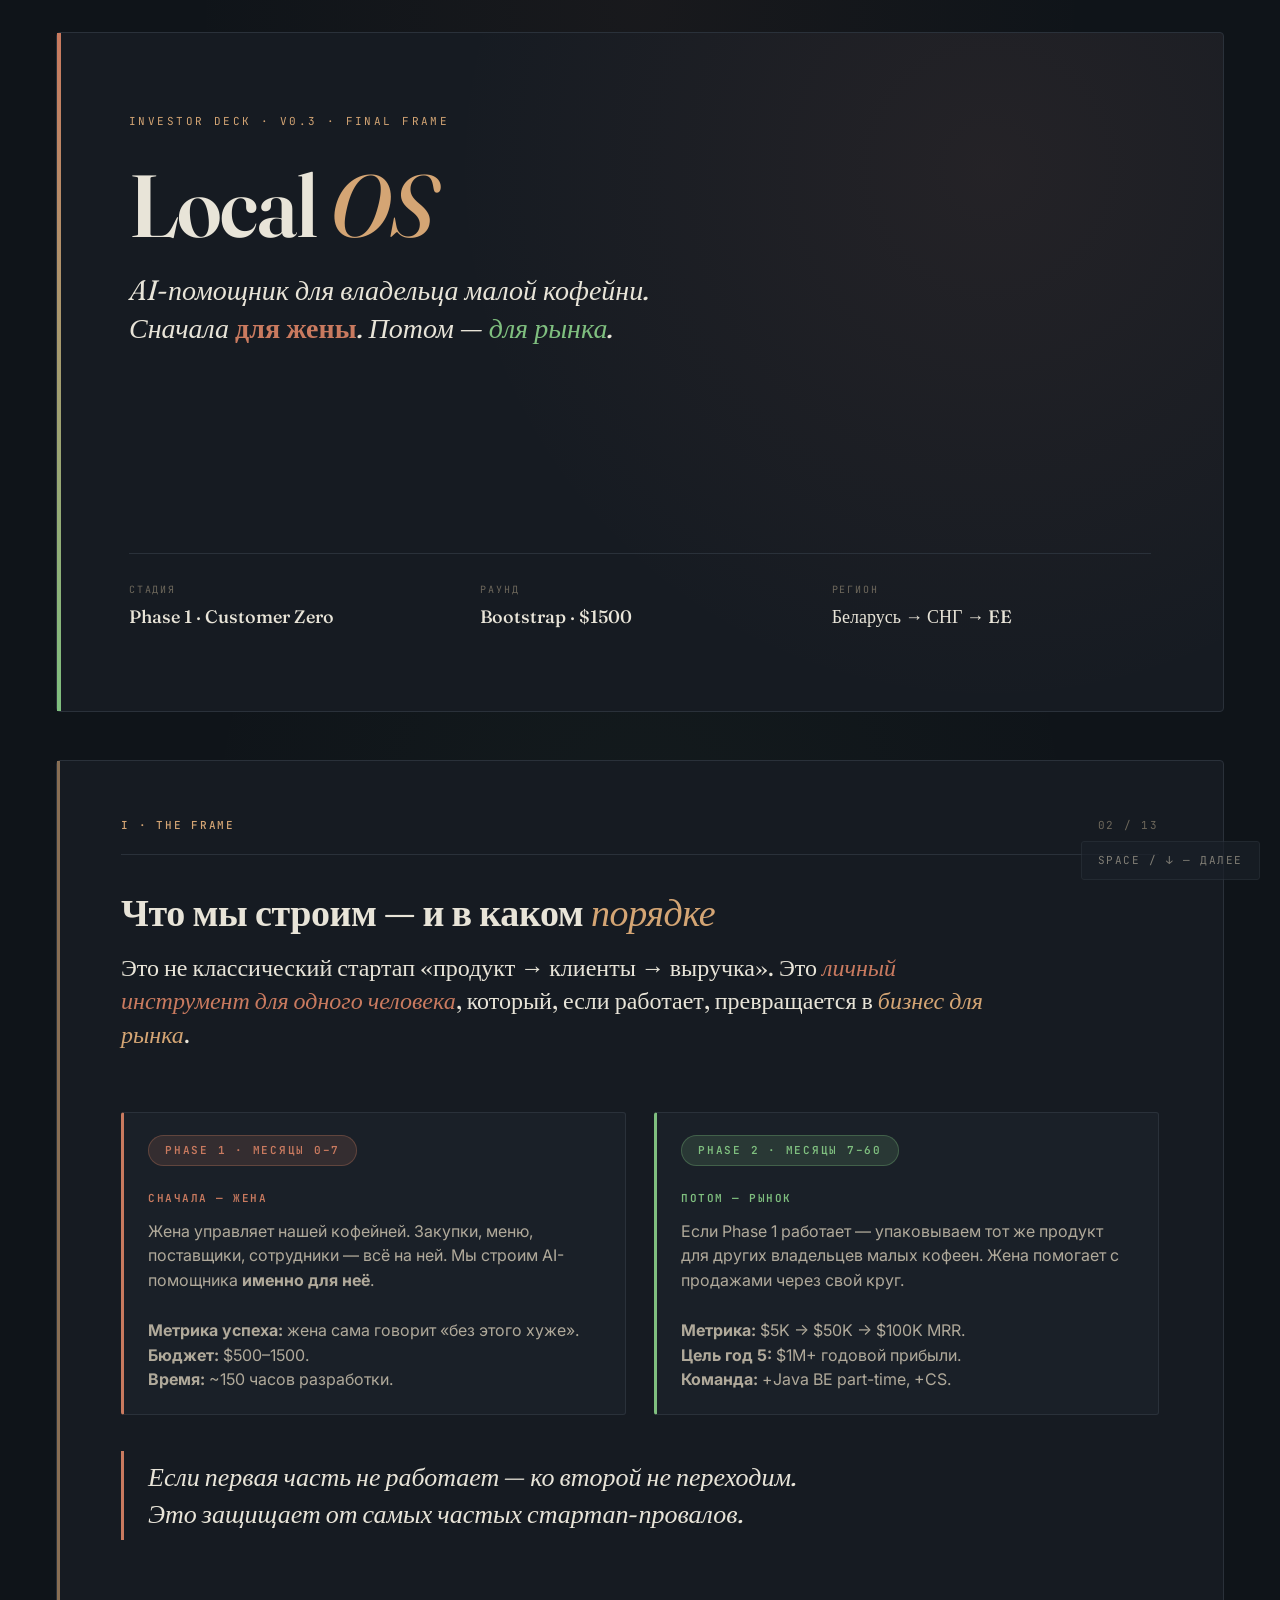
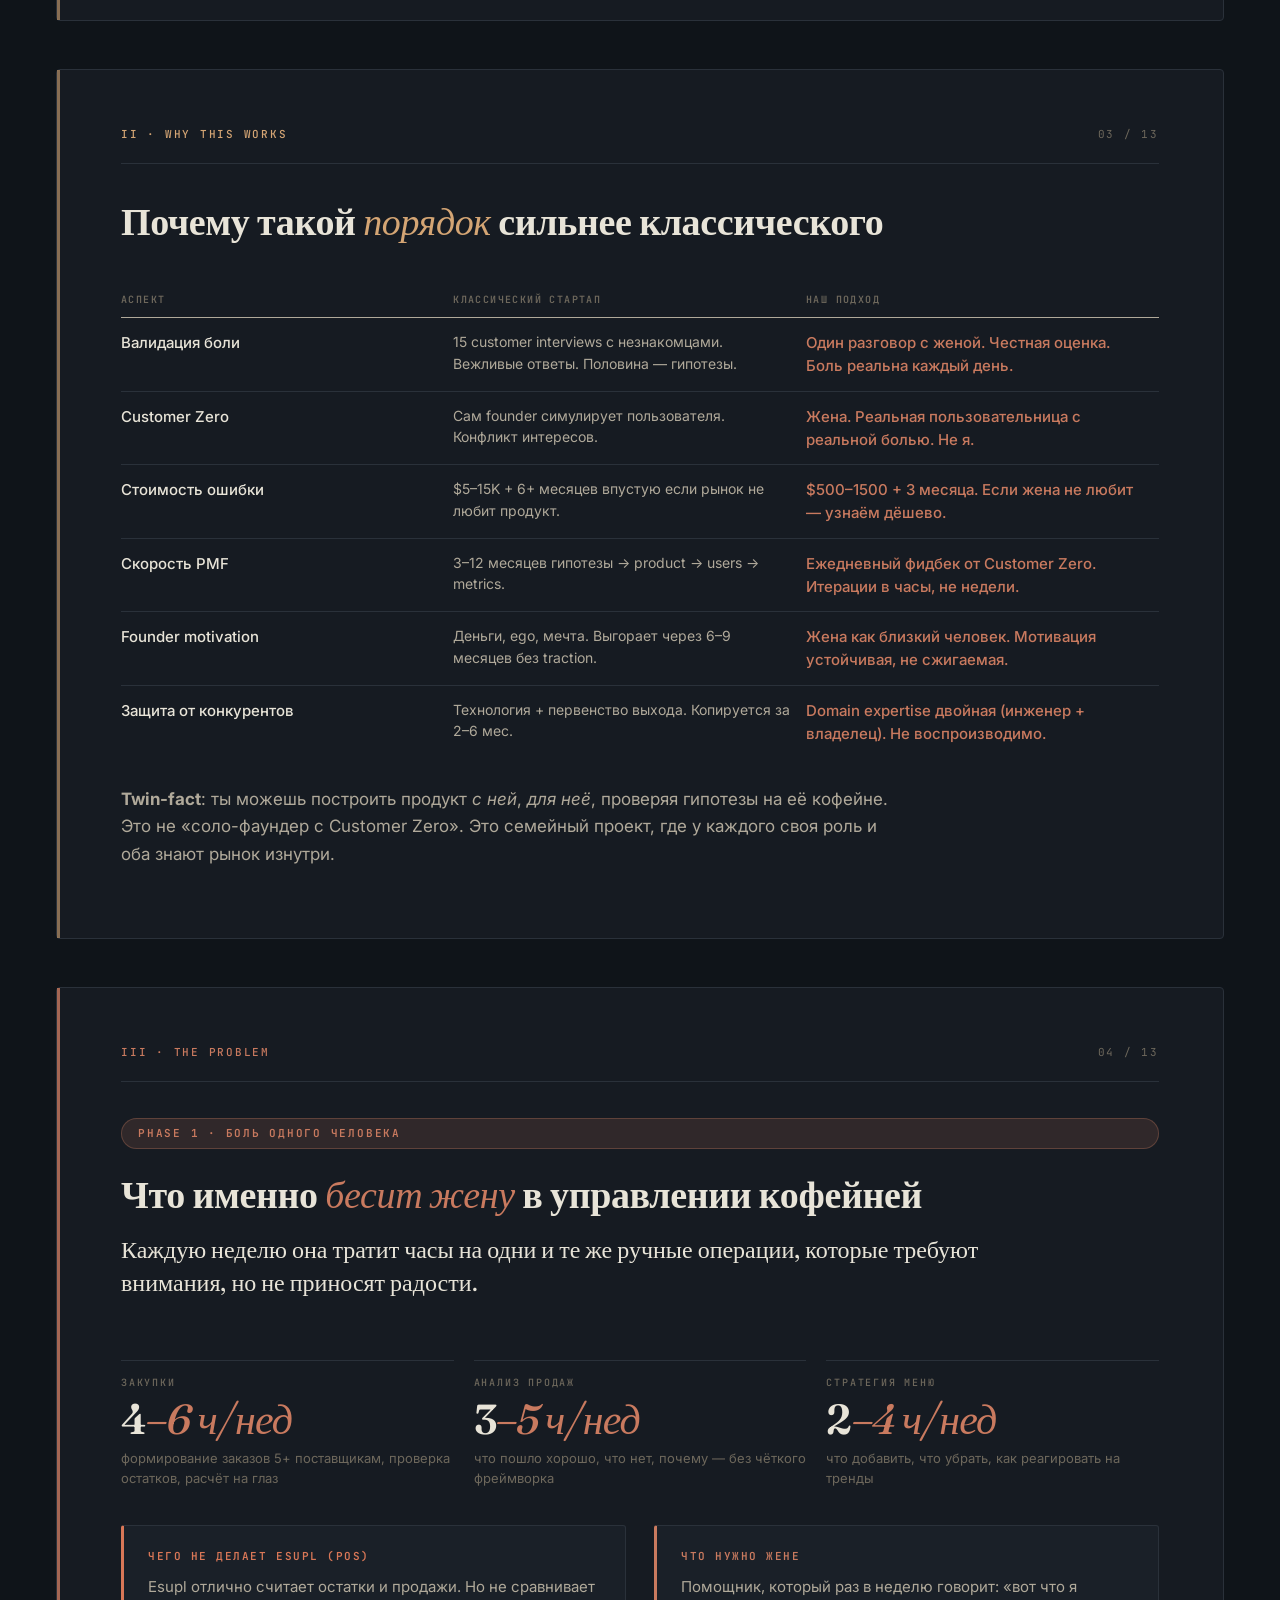
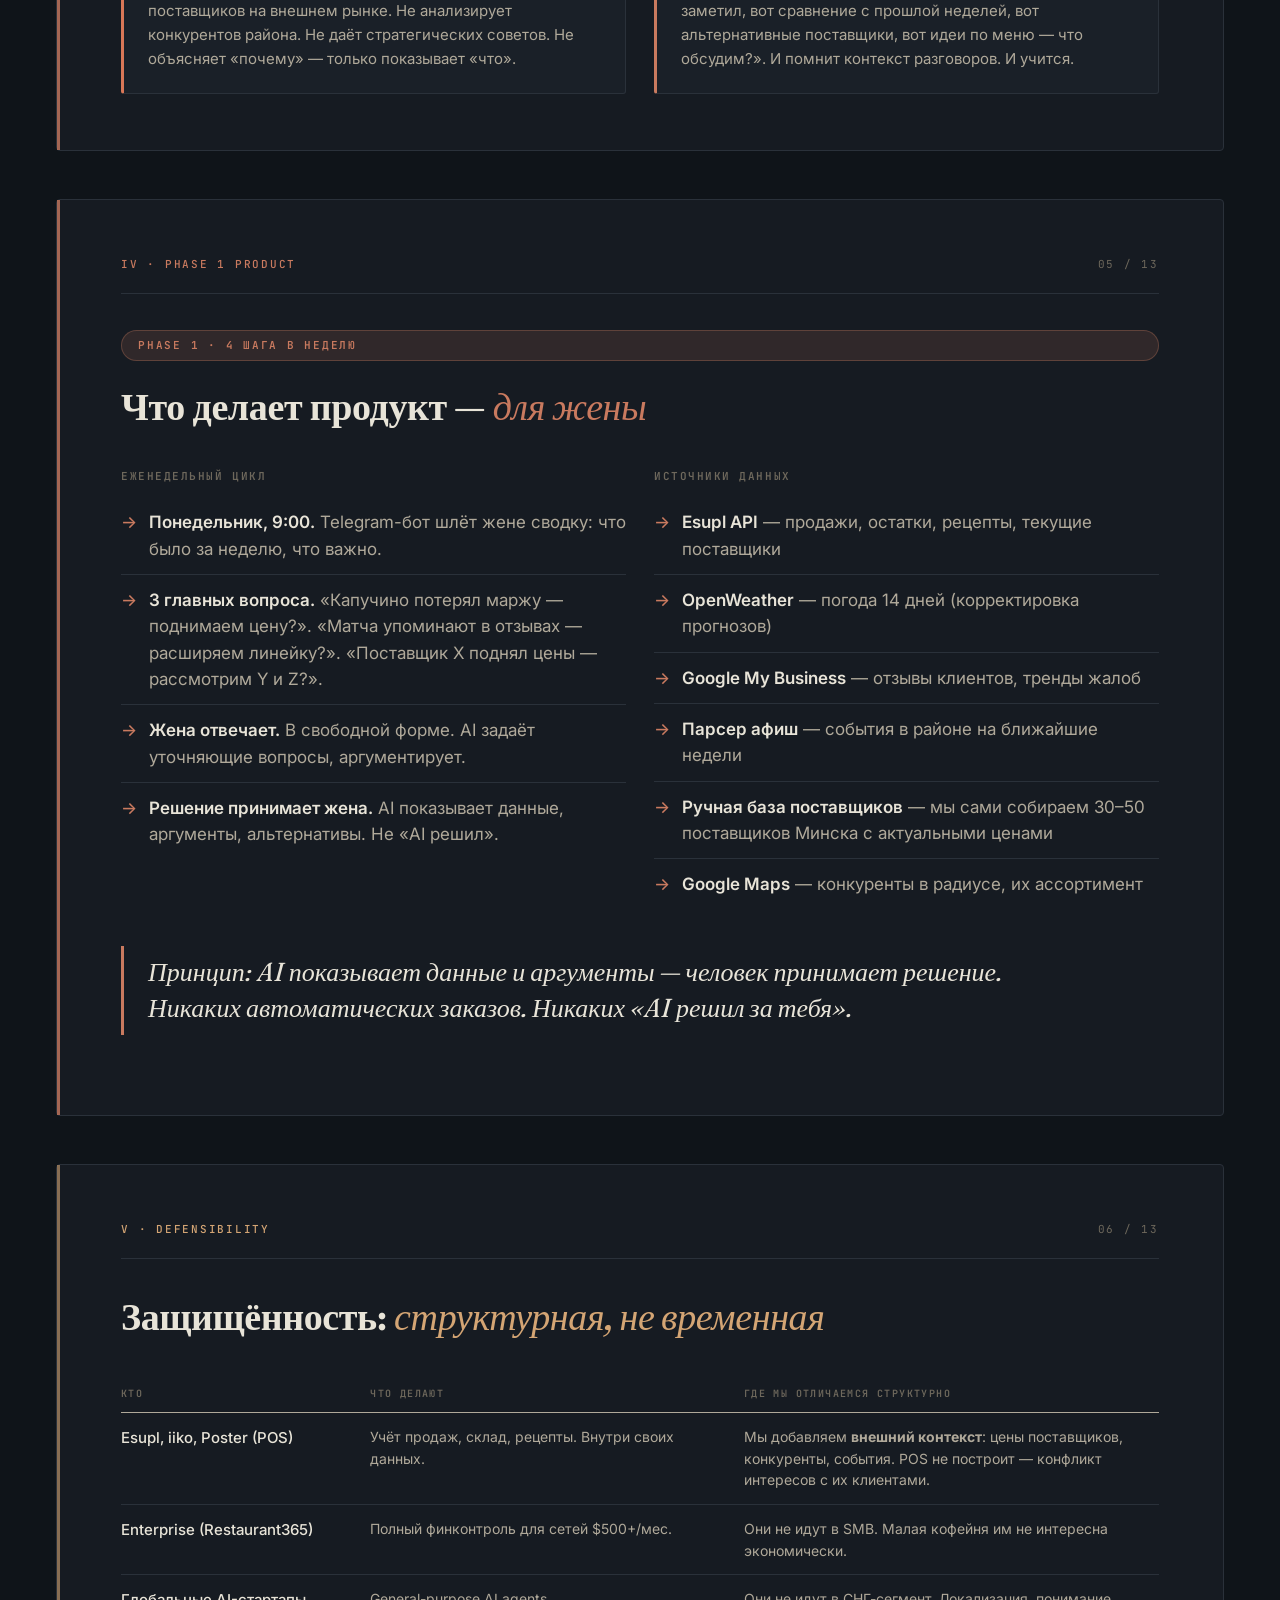
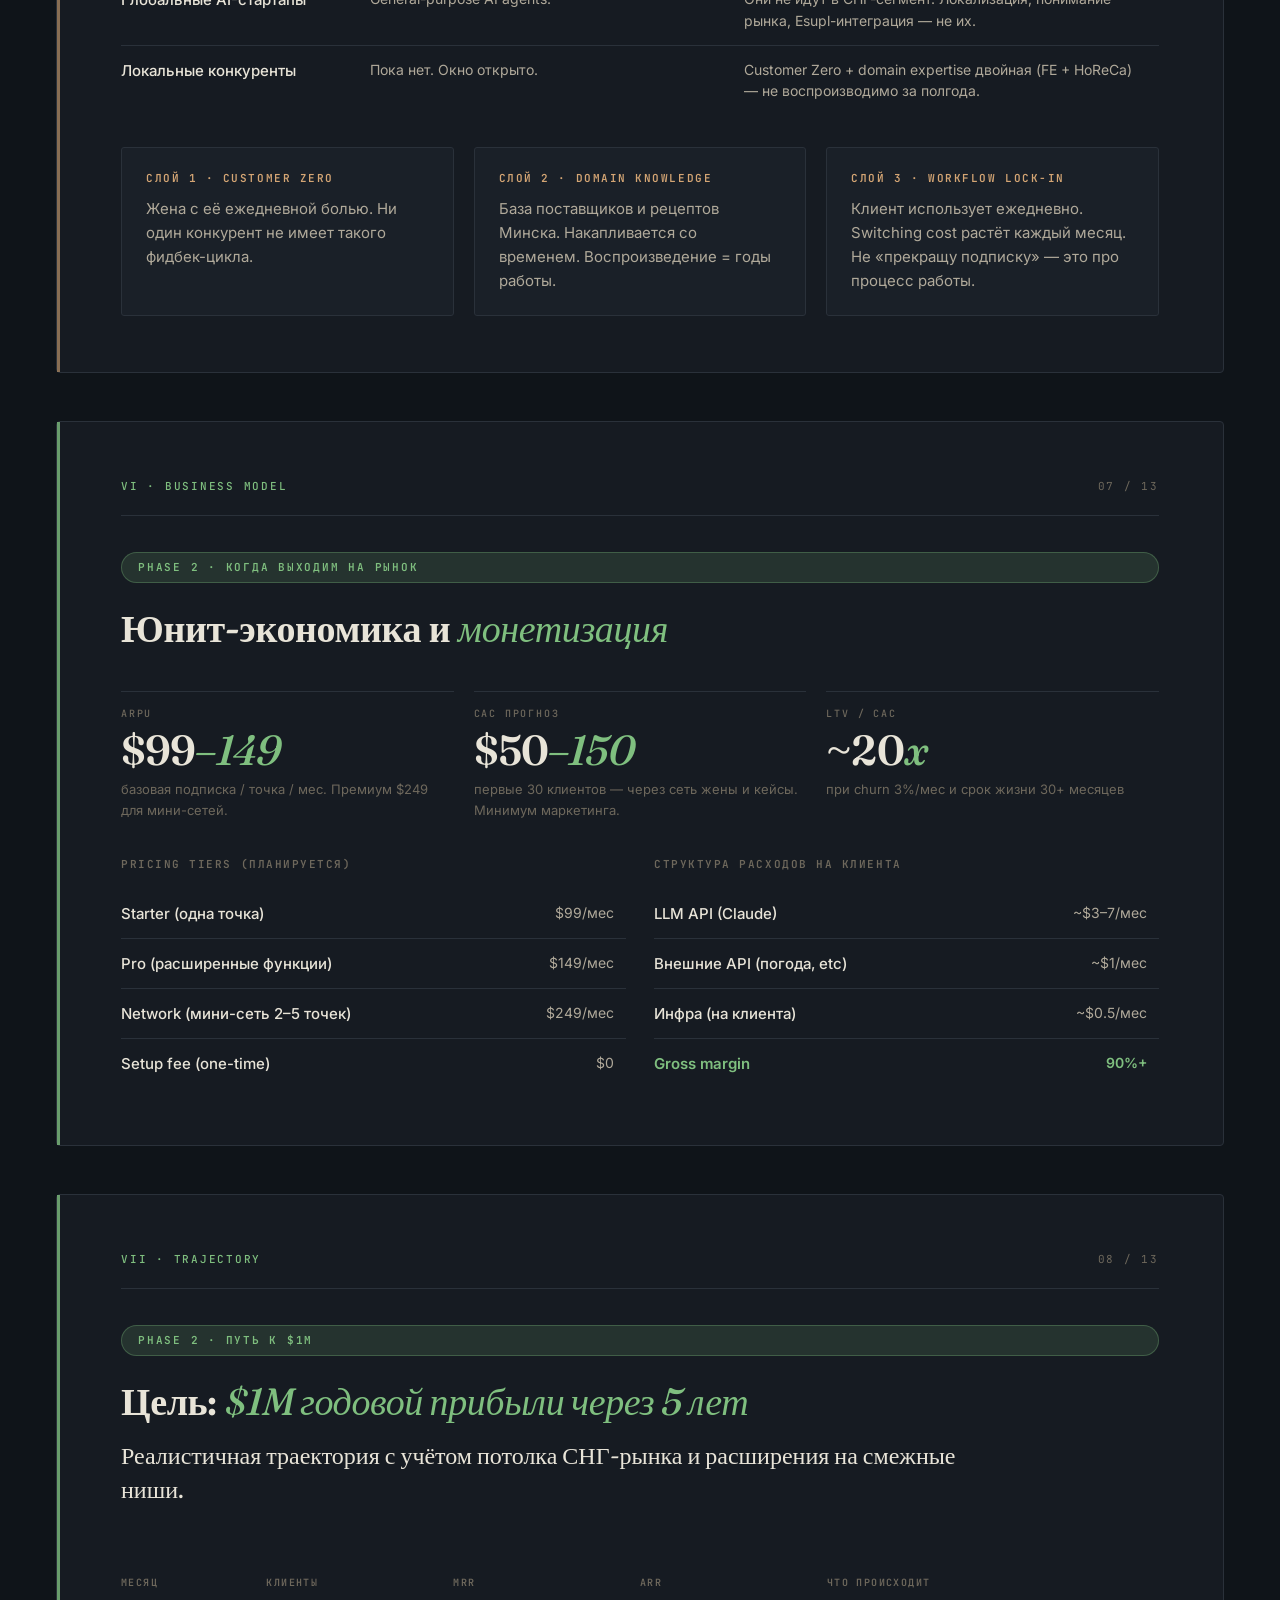
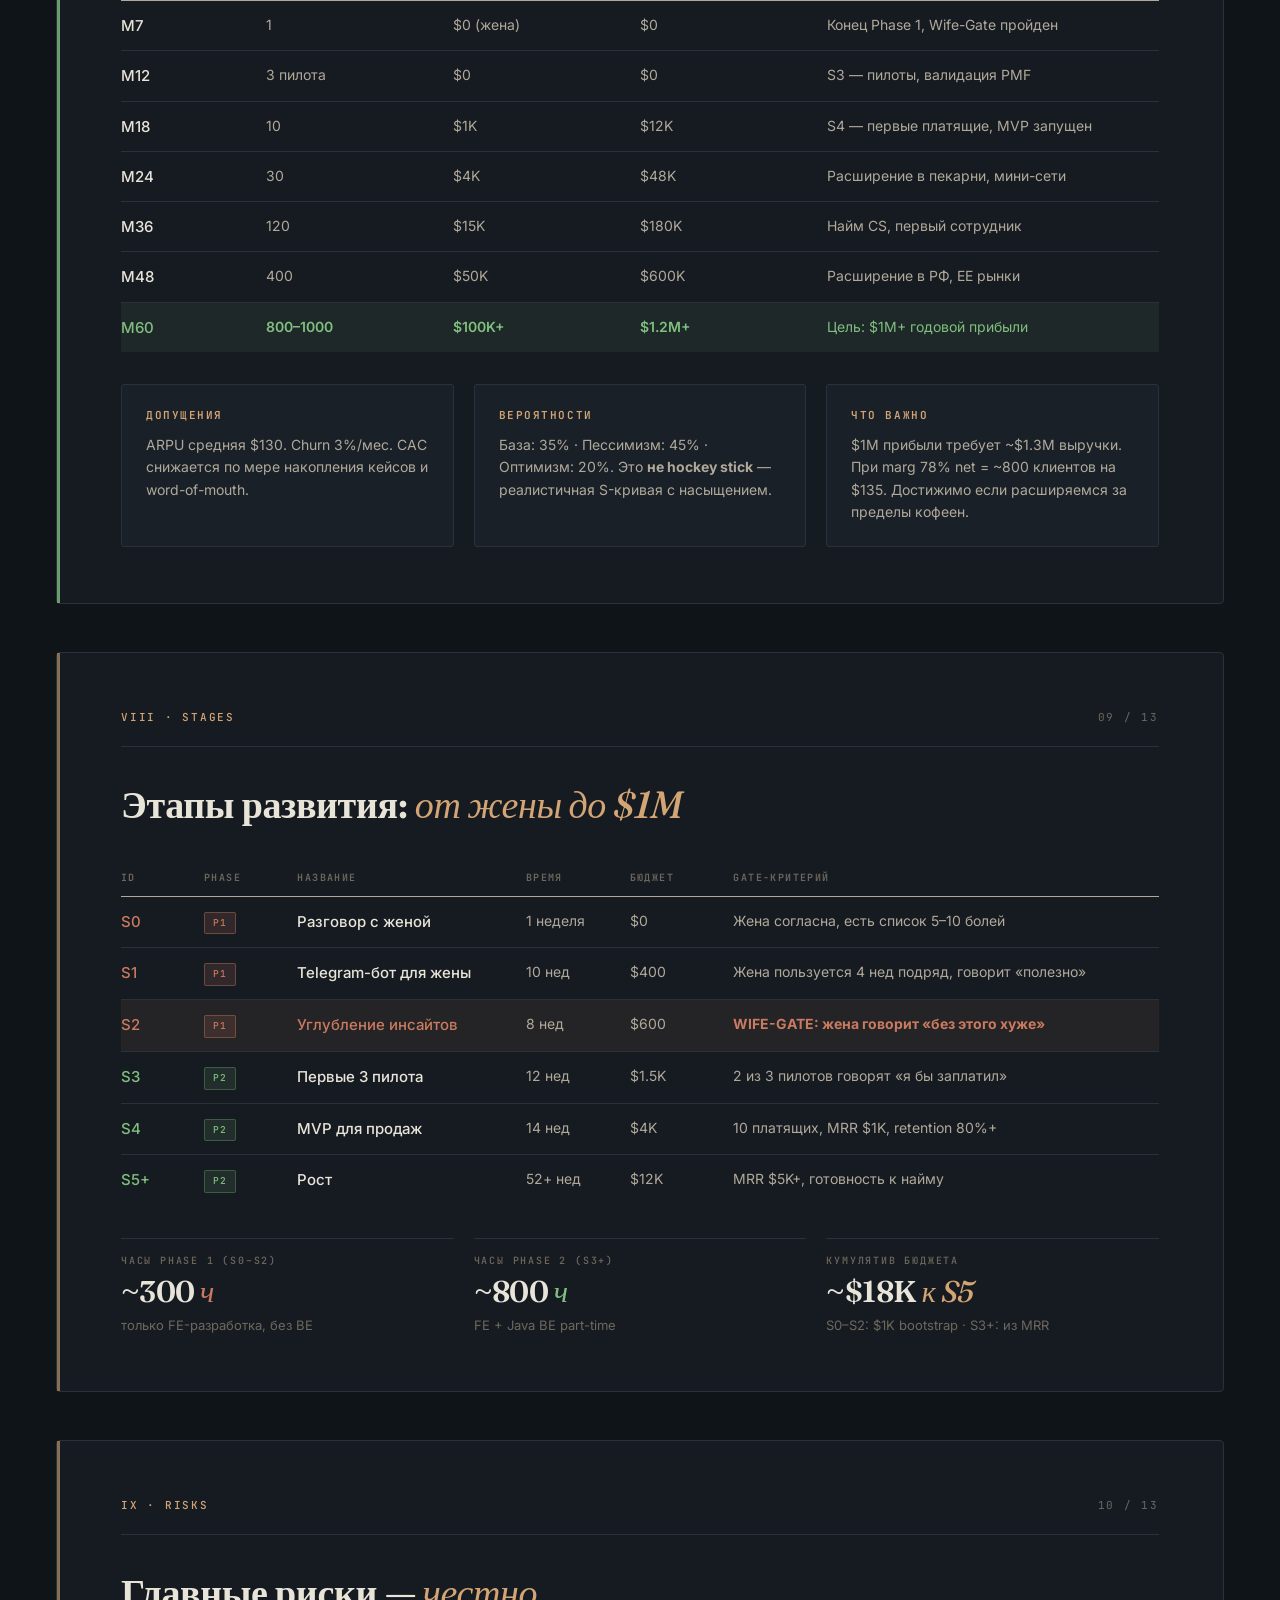
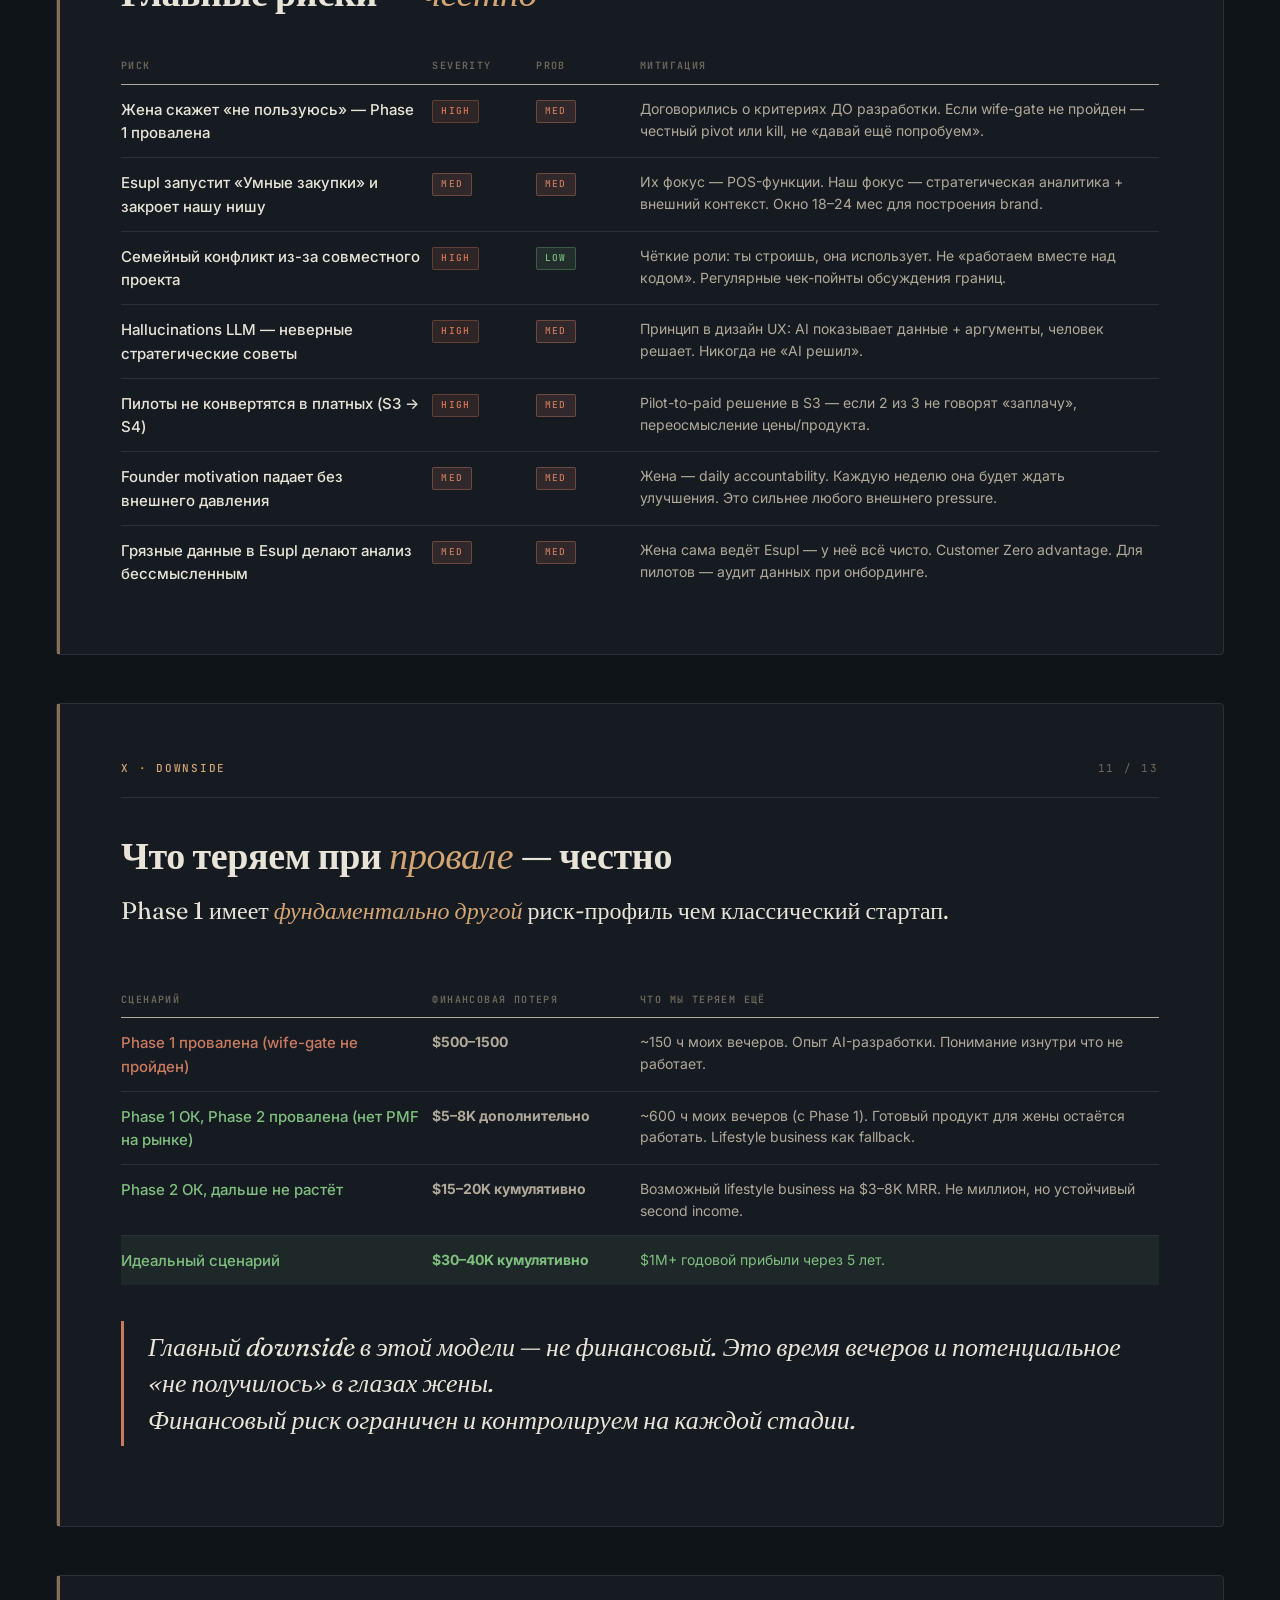
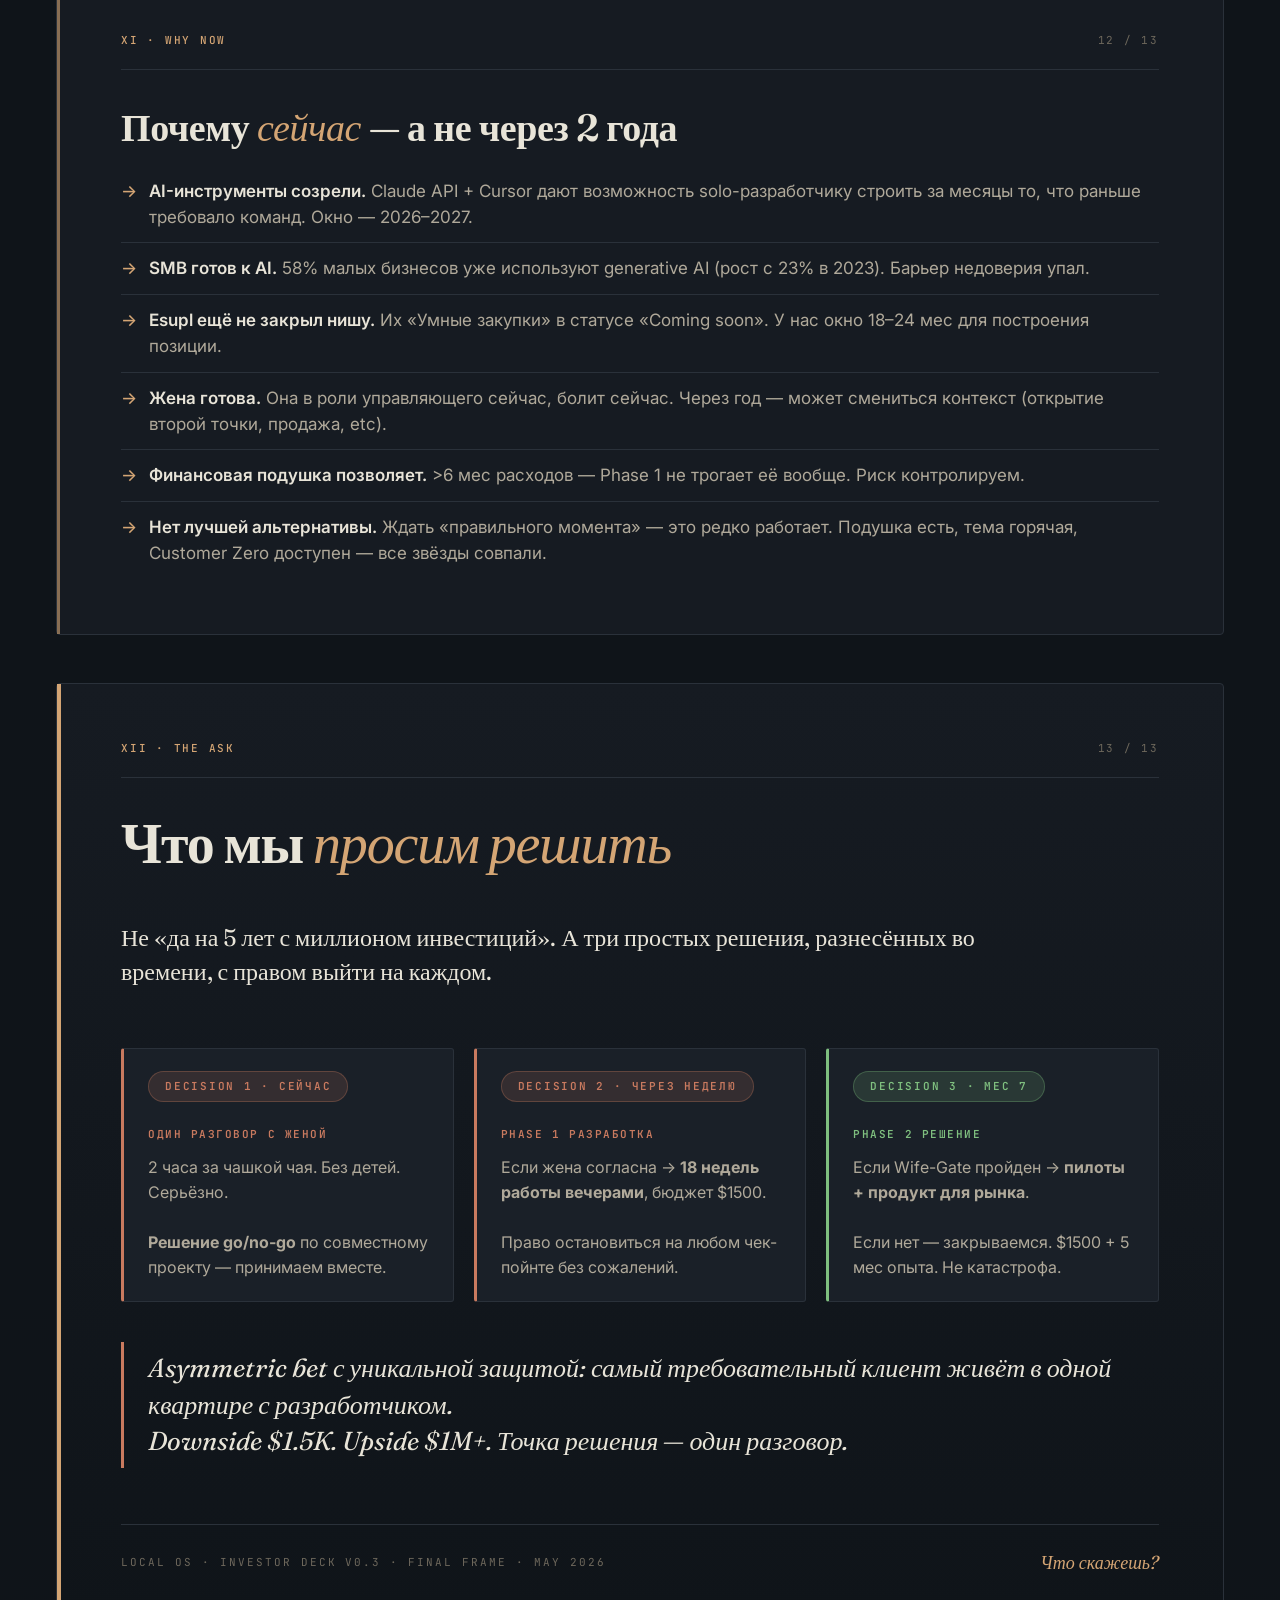
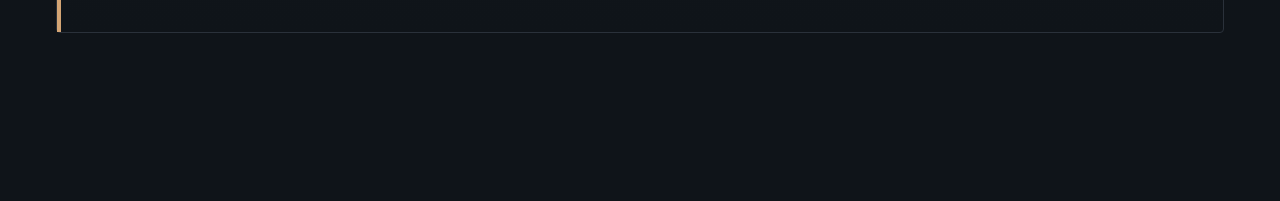
<file: Local_OS_Deck_v03.html>
<!DOCTYPE html>
<html lang="ru">
<head>
<meta charset="UTF-8" />
<meta name="viewport" content="width=device-width, initial-scale=1.0" />
<title>Local OS — Investor Deck v0.3</title>
<link rel="preconnect" href="https://fonts.googleapis.com">
<link rel="preconnect" href="https://fonts.gstatic.com" crossorigin>
<link href="https://fonts.googleapis.com/css2?family=Fraunces:ital,wght@0,400;0,500;0,600;0,700;0,800;1,500;1,600&family=JetBrains+Mono:wght@400;500;600&family=Inter:wght@400;500;600;700&display=swap" rel="stylesheet">
<style>
  :root {
    --bg: #0f1419;
    --bg-soft: #161b22;
    --bg-card: #1a2028;
    --ink: #e8e4d8;
    --ink-soft: #b0a99a;
    --ink-mute: #6e685c;
    --rule: #2a313a;
    --accent: #d4a574;
    --accent-soft: #e8c79e;
    --warm: #c97a5f;
    --warm-deep: #a04a32;
    --green: #7fbf7f;
    --green-deep: #4a8b4a;
    --red: #d97757;
    --blue: #6da3c7;
  }
  * { box-sizing: border-box; margin: 0; padding: 0; }
  html, body {
    width: 100%; background: var(--bg); color: var(--ink);
    font-family: 'Inter', system-ui, sans-serif; font-size: 16px; line-height: 1.55;
    overflow-x: hidden; -webkit-font-smoothing: antialiased;
  }
  body {
    background-image:
      radial-gradient(ellipse at top, rgba(201, 122, 95, 0.05) 0%, transparent 50%),
      radial-gradient(ellipse at bottom, rgba(127, 191, 127, 0.04) 0%, transparent 50%);
    background-attachment: fixed;
  }
  .deck { max-width: 1200px; margin: 0 auto; padding: 32px 16px 120px; }
  .slide {
    background: var(--bg-soft); border: 1px solid var(--rule); border-radius: 4px;
    margin-bottom: 48px; padding: 56px 64px; position: relative; min-height: 600px;
    display: flex; flex-direction: column;
  }
  .slide::before {
    content: ""; position: absolute; top: 0; left: 0; width: 3px; height: 100%;
    background: var(--accent); opacity: 0.6;
  }
  .slide.phase1::before { background: var(--warm); opacity: 0.8; }
  .slide.phase2::before { background: var(--green); opacity: 0.8; }
  
  .slide-header {
    display: flex; justify-content: space-between; align-items: center;
    padding-bottom: 20px; margin-bottom: 36px; border-bottom: 1px solid var(--rule);
    font-family: 'JetBrains Mono', monospace; font-size: 11px;
    text-transform: uppercase; letter-spacing: 0.16em; color: var(--ink-mute);
  }
  .slide-header .section { color: var(--accent); font-weight: 500; }
  .slide.phase1 .slide-header .section { color: var(--warm); }
  .slide.phase2 .slide-header .section { color: var(--green); }
  
  h1 {
    font-family: 'Fraunces', Georgia, serif; font-weight: 600; font-size: 56px;
    line-height: 1.05; letter-spacing: -0.02em; color: var(--ink); margin-bottom: 20px;
  }
  h1 .em { font-style: italic; color: var(--accent); font-weight: 500; }
  h1 .warm { font-style: italic; color: var(--warm); font-weight: 500; }
  h2 {
    font-family: 'Fraunces', serif; font-weight: 600; font-size: 38px;
    line-height: 1.15; color: var(--ink); margin-bottom: 16px; letter-spacing: -0.01em;
  }
  h2 .em { font-style: italic; color: var(--accent); font-weight: 500; }
  h2 .warm { font-style: italic; color: var(--warm); font-weight: 500; }
  h2 .green { font-style: italic; color: var(--green); font-weight: 500; }
  h3 {
    font-family: 'JetBrains Mono', monospace; font-size: 11px;
    text-transform: uppercase; letter-spacing: 0.14em; font-weight: 600;
    color: var(--ink-mute); margin-bottom: 12px;
  }
  p { font-size: 17px; line-height: 1.6; color: var(--ink-soft); margin-bottom: 14px; max-width: 70ch; }
  p.lead {
    font-family: 'Fraunces', serif; font-size: 24px; color: var(--ink);
    line-height: 1.4; margin-bottom: 28px; font-weight: 400; max-width: 60ch;
  }
  p.lead em { color: var(--accent); font-style: italic; }
  p.lead .warm { color: var(--warm); font-style: italic; }

  .cover {
    min-height: 680px; padding: 80px 72px;
    background: radial-gradient(circle at 80% 20%, rgba(201, 122, 95, 0.08) 0%, transparent 50%), var(--bg-soft);
    display: flex; flex-direction: column; justify-content: space-between;
  }
  .cover::before { background: linear-gradient(180deg, var(--warm) 0%, var(--green) 100%); opacity: 1; width: 4px; }
  .cover .marker {
    font-family: 'JetBrains Mono', monospace; font-size: 11px;
    text-transform: uppercase; letter-spacing: 0.22em; color: var(--accent); margin-bottom: 32px;
  }
  .cover h1 { font-size: 88px; line-height: 0.98; margin-bottom: 24px; }
  .cover .tagline {
    font-family: 'Fraunces', serif; font-size: 28px; line-height: 1.35; color: var(--ink);
    font-style: italic; font-weight: 400; margin-bottom: 40px; max-width: 38ch;
  }
  .cover .tagline strong { font-style: normal; color: var(--warm); font-weight: 600; }
  .cover .tagline em { color: var(--green); font-style: italic; }
  .cover .meta {
    display: grid; grid-template-columns: repeat(3, 1fr); gap: 32px;
    padding-top: 28px; border-top: 1px solid var(--rule);
  }
  .cover .meta .l {
    font-family: 'JetBrains Mono', monospace; font-size: 10px;
    text-transform: uppercase; letter-spacing: 0.18em; color: var(--ink-mute); margin-bottom: 6px;
  }
  .cover .meta .v {
    font-family: 'Fraunces', serif; font-size: 18px; color: var(--ink); font-weight: 500;
  }

  .grid-2 { display: grid; grid-template-columns: 1fr 1fr; gap: 28px; margin-top: 16px; }
  .grid-3 { display: grid; grid-template-columns: 1fr 1fr 1fr; gap: 20px; margin-top: 16px; }
  
  .card {
    background: var(--bg-card); border: 1px solid var(--rule); border-radius: 3px; padding: 22px 24px;
  }
  .card h3 { color: var(--accent); margin-bottom: 10px; }
  .card p { font-size: 15px; margin: 0; }
  .card.warm { border-left: 3px solid var(--warm); }
  .card.warm h3 { color: var(--warm); }
  .card.green { border-left: 3px solid var(--green); }
  .card.green h3 { color: var(--green); }
  .card.red { border-left: 3px solid var(--red); }
  .card.red h3 { color: var(--red); }

  .stat { border-top: 1.5px solid var(--rule); padding-top: 14px; }
  .stat .label {
    font-family: 'JetBrains Mono', monospace; font-size: 10px;
    text-transform: uppercase; letter-spacing: 0.18em; color: var(--ink-mute);
    font-weight: 500; margin-bottom: 8px;
  }
  .stat .value {
    font-family: 'Fraunces', serif; font-size: 42px; font-weight: 600;
    color: var(--ink); line-height: 1; letter-spacing: -0.02em;
  }
  .stat .value.small { font-size: 30px; }
  .stat .value .accent { color: var(--accent); font-style: italic; font-weight: 500; }
  .stat .value .warm { color: var(--warm); font-style: italic; font-weight: 500; }
  .stat .value .green { color: var(--green); font-style: italic; font-weight: 500; }
  .stat .note { font-size: 13px; color: var(--ink-mute); margin-top: 8px; }

  table.data { width: 100%; border-collapse: collapse; margin-top: 16px; font-family: 'Inter', sans-serif; }
  table.data th {
    text-align: left; font-family: 'JetBrains Mono', monospace; font-size: 10px;
    text-transform: uppercase; letter-spacing: 0.14em; color: var(--ink-mute);
    font-weight: 600; padding: 12px 12px 10px 0; border-bottom: 1.5px solid var(--ink-soft);
  }
  table.data td {
    font-size: 14px; color: var(--ink-soft); padding: 13px 12px 13px 0;
    border-bottom: 1px solid var(--rule); vertical-align: top;
  }
  table.data td.label { color: var(--ink); font-weight: 500; font-size: 15px; }
  table.data td.right { text-align: right; }
  table.data tr:last-child td { border-bottom: none; }

  .tag {
    display: inline-block; font-family: 'JetBrains Mono', monospace; font-size: 9.5px;
    text-transform: uppercase; letter-spacing: 0.12em; padding: 3px 8px; border-radius: 2px;
    background: var(--bg-card); color: var(--ink-soft); border: 1px solid var(--rule); font-weight: 500;
  }
  .tag.warm { background: rgba(201, 122, 95, 0.15); color: var(--warm); border-color: rgba(201, 122, 95, 0.4); }
  .tag.green { background: rgba(127, 191, 127, 0.12); color: var(--green); border-color: rgba(127, 191, 127, 0.3); }
  .tag.red { background: rgba(217, 119, 87, 0.12); color: var(--red); border-color: rgba(217, 119, 87, 0.3); }
  .tag.gold { background: rgba(212, 165, 116, 0.15); color: var(--accent); border-color: rgba(212, 165, 116, 0.4); }

  .pullquote {
    font-family: 'Fraunces', serif; font-style: italic; font-size: 26px; line-height: 1.4;
    color: var(--ink); border-left: 3px solid var(--warm); padding: 8px 0 8px 24px;
    margin: 24px 0; max-width: 60ch; font-weight: 400;
  }
  .pullquote cite {
    display: block; font-style: normal; font-family: 'JetBrains Mono', monospace;
    font-size: 11px; text-transform: uppercase; letter-spacing: 0.16em;
    color: var(--ink-mute); margin-top: 14px; font-weight: 500;
  }

  ul.flow { list-style: none; padding: 0; }
  ul.flow li {
    font-size: 17px; line-height: 1.55; color: var(--ink-soft); padding: 12px 0 12px 28px;
    position: relative; border-bottom: 1px solid var(--rule);
  }
  ul.flow li:last-child { border-bottom: none; }
  ul.flow li::before {
    content: "→"; position: absolute; left: 0; top: 12px; color: var(--accent); font-weight: 500;
  }
  ul.flow.warm li::before { color: var(--warm); }
  ul.flow.green li::before { color: var(--green); }
  ul.flow li strong { color: var(--ink); font-weight: 600; }

  .phase-banner {
    display: inline-flex; align-items: center; gap: 12px; padding: 6px 16px;
    border-radius: 24px; font-family: 'JetBrains Mono', monospace; font-size: 11px;
    text-transform: uppercase; letter-spacing: 0.16em; font-weight: 600; margin-bottom: 24px;
  }
  .phase-banner.p1 { background: rgba(201, 122, 95, 0.15); color: var(--warm); border: 1px solid rgba(201, 122, 95, 0.3); }
  .phase-banner.p2 { background: rgba(127, 191, 127, 0.15); color: var(--green); border: 1px solid rgba(127, 191, 127, 0.3); }

  .nav-hint {
    position: fixed; bottom: 20px; right: 20px; background: var(--bg-card);
    color: var(--ink-soft); padding: 10px 16px; border-radius: 3px;
    font-family: 'JetBrains Mono', monospace; font-size: 11px;
    text-transform: uppercase; letter-spacing: 0.14em; opacity: 0.7;
    pointer-events: none; border: 1px solid var(--rule);
  }
  .final { background: linear-gradient(180deg, var(--bg-soft) 0%, var(--bg) 100%); }
  .final::before { background: var(--accent); width: 4px; opacity: 1; }

  @media (max-width: 768px) {
    .slide { padding: 32px 24px; }
    h1 { font-size: 38px; }
    .cover h1 { font-size: 52px; }
    h2 { font-size: 26px; }
    .grid-2, .grid-3 { grid-template-columns: 1fr; }
  }
</style>
</head>
<body>
<div class="deck">

<!-- SLIDE 1: COVER -->
<section class="slide cover">
  <div>
    <div class="marker">Investor Deck · v0.3 · final frame</div>
    <h1>Local <span class="em">OS</span></h1>
    <div class="tagline">AI-помощник для владельца малой кофейни.<br/>
    Сначала <strong>для жены</strong>. Потом — <em>для рынка</em>.</div>
  </div>
  <div class="meta">
    <div><div class="l">Стадия</div><div class="v">Phase 1 · Customer Zero</div></div>
    <div><div class="l">Раунд</div><div class="v">Bootstrap · $1500</div></div>
    <div><div class="l">Регион</div><div class="v">Беларусь → СНГ → EE</div></div>
  </div>
</section>

<!-- SLIDE 2: THE FRAME -->
<section class="slide">
  <div class="slide-header"><span class="section">I · The Frame</span><span>02 / 13</span></div>
  <h2>Что мы строим — и в каком <span class="em">порядке</span></h2>
  <p class="lead">Это не классический стартап «продукт → клиенты → выручка». Это <span class="warm">личный инструмент для одного человека</span>, который, если работает, превращается в <em>бизнес для рынка</em>.</p>

  <div class="grid-2" style="margin-top: 32px;">
    <div class="card warm">
      <div class="phase-banner p1">Phase 1 · Месяцы 0–7</div>
      <h3>Сначала — жена</h3>
      <p style="font-size: 16px; line-height: 1.55; margin-top: 12px;">
        Жена управляет нашей кофейней. Закупки, меню, поставщики, сотрудники — всё на ней. Мы строим AI-помощника <strong>именно для неё</strong>.<br/><br/>
        <strong>Метрика успеха:</strong> жена сама говорит «без этого хуже».<br/>
        <strong>Бюджет:</strong> $500–1500.<br/>
        <strong>Время:</strong> ~150 часов разработки.
      </p>
    </div>
    <div class="card green">
      <div class="phase-banner p2">Phase 2 · Месяцы 7–60</div>
      <h3>Потом — рынок</h3>
      <p style="font-size: 16px; line-height: 1.55; margin-top: 12px;">
        Если Phase 1 работает — упаковываем тот же продукт для других владельцев малых кофеен. Жена помогает с продажами через свой круг.<br/><br/>
        <strong>Метрика:</strong> $5K → $50K → $100K MRR.<br/>
        <strong>Цель год 5:</strong> $1M+ годовой прибыли.<br/>
        <strong>Команда:</strong> +Java BE part-time, +CS.
      </p>
    </div>
  </div>

  <div class="pullquote" style="margin-top: 36px;">
    Если первая часть не работает — ко второй не переходим.<br/>
    Это <span class="warm">защищает</span> от самых частых стартап-провалов.
  </div>
</section>

<!-- SLIDE 3: WHY THIS WORKS -->
<section class="slide">
  <div class="slide-header"><span class="section">II · Why this works</span><span>03 / 13</span></div>
  <h2>Почему такой <span class="em">порядок</span> сильнее классического</h2>

  <table class="data" style="margin-top: 20px;">
    <tr><th style="width:32%;">Аспект</th><th style="width:34%;">Классический стартап</th><th>Наш подход</th></tr>
    <tr>
      <td class="label">Валидация боли</td>
      <td>15 customer interviews с незнакомцами. Вежливые ответы. Половина — гипотезы.</td>
      <td class="label" style="color: var(--warm);">Один разговор с женой. Честная оценка. Боль реальна каждый день.</td>
    </tr>
    <tr>
      <td class="label">Customer Zero</td>
      <td>Сам founder симулирует пользователя. Конфликт интересов.</td>
      <td class="label" style="color: var(--warm);">Жена. Реальная пользовательница с реальной болью. Не я.</td>
    </tr>
    <tr>
      <td class="label">Стоимость ошибки</td>
      <td>$5–15K + 6+ месяцев впустую если рынок не любит продукт.</td>
      <td class="label" style="color: var(--warm);">$500–1500 + 3 месяца. Если жена не любит — узнаём дёшево.</td>
    </tr>
    <tr>
      <td class="label">Скорость PMF</td>
      <td>3–12 месяцев гипотезы → product → users → metrics.</td>
      <td class="label" style="color: var(--warm);">Ежедневный фидбек от Customer Zero. Итерации в часы, не недели.</td>
    </tr>
    <tr>
      <td class="label">Founder motivation</td>
      <td>Деньги, ego, мечта. Выгорает через 6–9 месяцев без traction.</td>
      <td class="label" style="color: var(--warm);">Жена как близкий человек. Мотивация устойчивая, не сжигаемая.</td>
    </tr>
    <tr>
      <td class="label">Защита от конкурентов</td>
      <td>Технология + первенство выхода. Копируется за 2–6 мес.</td>
      <td class="label" style="color: var(--warm);">Domain expertise двойная (инженер + владелец). Не воспроизводимо.</td>
    </tr>
  </table>

  <p style="margin-top: 28px;">
    <strong>Twin-fact</strong>: ты можешь построить продукт <em>с ней</em>, <em>для неё</em>, проверяя гипотезы на её кофейне. Это не «соло-фаундер с Customer Zero». Это семейный проект, где у каждого своя роль и оба знают рынок изнутри.
  </p>
</section>

<!-- SLIDE 4: THE PROBLEM -->
<section class="slide phase1">
  <div class="slide-header"><span class="section">III · The Problem</span><span>04 / 13</span></div>
  <div class="phase-banner p1">Phase 1 · Боль одного человека</div>
  <h2>Что именно <span class="warm">бесит жену</span> в управлении кофейней</h2>
  <p class="lead">Каждую неделю она тратит часы на одни и те же ручные операции, которые требуют внимания, но не приносят радости.</p>

  <div class="grid-3" style="margin-top: 32px;">
    <div class="stat">
      <div class="label">Закупки</div>
      <div class="value">4<span class="warm">–6 ч/нед</span></div>
      <div class="note">формирование заказов 5+ поставщикам, проверка остатков, расчёт на глаз</div>
    </div>
    <div class="stat">
      <div class="label">Анализ продаж</div>
      <div class="value">3<span class="warm">–5 ч/нед</span></div>
      <div class="note">что пошло хорошо, что нет, почему — без чёткого фреймворка</div>
    </div>
    <div class="stat">
      <div class="label">Стратегия меню</div>
      <div class="value">2<span class="warm">–4 ч/нед</span></div>
      <div class="note">что добавить, что убрать, как реагировать на тренды</div>
    </div>
  </div>

  <div class="grid-2" style="margin-top: 36px;">
    <div class="card red">
      <h3>Чего НЕ делает Esupl (POS)</h3>
      <p>Esupl отлично считает остатки и продажи. Но не сравнивает поставщиков на внешнем рынке. Не анализирует конкурентов района. Не даёт стратегических советов. Не объясняет «почему» — только показывает «что».</p>
    </div>
    <div class="card warm">
      <h3>Что нужно жене</h3>
      <p>Помощник, который раз в неделю говорит: «вот что я заметил, вот сравнение с прошлой неделей, вот альтернативные поставщики, вот идеи по меню — что обсудим?». И помнит контекст разговоров. И учится.</p>
    </div>
  </div>
</section>

<!-- SLIDE 5: PHASE 1 PRODUCT -->
<section class="slide phase1">
  <div class="slide-header"><span class="section">IV · Phase 1 Product</span><span>05 / 13</span></div>
  <div class="phase-banner p1">Phase 1 · 4 шага в неделю</div>
  <h2>Что делает продукт — <span class="warm">для жены</span></h2>

  <div class="grid-2" style="margin-top: 24px;">
    <div>
      <h3>Еженедельный цикл</h3>
      <ul class="flow warm">
        <li><strong>Понедельник, 9:00.</strong> Telegram-бот шлёт жене сводку: что было за неделю, что важно.</li>
        <li><strong>3 главных вопроса.</strong> «Капучино потерял маржу — поднимаем цену?». «Матча упоминают в отзывах — расширяем линейку?». «Поставщик X поднял цены — рассмотрим Y и Z?».</li>
        <li><strong>Жена отвечает.</strong> В свободной форме. AI задаёт уточняющие вопросы, аргументирует.</li>
        <li><strong>Решение принимает жена.</strong> AI показывает данные, аргументы, альтернативы. Не «AI решил».</li>
      </ul>
    </div>
    <div>
      <h3>Источники данных</h3>
      <ul class="flow warm">
        <li><strong>Esupl API</strong> — продажи, остатки, рецепты, текущие поставщики</li>
        <li><strong>OpenWeather</strong> — погода 14 дней (корректировка прогнозов)</li>
        <li><strong>Google My Business</strong> — отзывы клиентов, тренды жалоб</li>
        <li><strong>Парсер афиш</strong> — события в районе на ближайшие недели</li>
        <li><strong>Ручная база поставщиков</strong> — мы сами собираем 30–50 поставщиков Минска с актуальными ценами</li>
        <li><strong>Google Maps</strong> — конкуренты в радиусе, их ассортимент</li>
      </ul>
    </div>
  </div>

  <div class="pullquote" style="margin-top: 36px;">
    Принцип: <em>AI показывает данные и аргументы — человек принимает решение</em>.<br/>
    Никаких автоматических заказов. Никаких «AI решил за тебя».
  </div>
</section>

<!-- SLIDE 6: DIFFERENTIATION -->
<section class="slide">
  <div class="slide-header"><span class="section">V · Defensibility</span><span>06 / 13</span></div>
  <h2>Защищённость: <span class="em">структурная, не временная</span></h2>

  <table class="data" style="margin-top: 20px;">
    <tr><th style="width:24%;">Кто</th><th style="width:36%;">Что делают</th><th>Где мы отличаемся структурно</th></tr>
    <tr>
      <td class="label">Esupl, iiko, Poster (POS)</td>
      <td>Учёт продаж, склад, рецепты. Внутри своих данных.</td>
      <td>Мы добавляем <strong>внешний контекст</strong>: цены поставщиков, конкуренты, события. POS не построит — конфликт интересов с их клиентами.</td>
    </tr>
    <tr>
      <td class="label">Enterprise (Restaurant365)</td>
      <td>Полный финконтроль для сетей $500+/мес.</td>
      <td>Они не идут в SMB. Малая кофейня им не интересна экономически.</td>
    </tr>
    <tr>
      <td class="label">Глобальные AI-стартапы</td>
      <td>General-purpose AI agents.</td>
      <td>Они не идут в СНГ-сегмент. Локализация, понимание рынка, Esupl-интеграция — не их.</td>
    </tr>
    <tr>
      <td class="label">Локальные конкуренты</td>
      <td>Пока нет. Окно открыто.</td>
      <td>Customer Zero + domain expertise двойная (FE + HoReCa) — не воспроизводимо за полгода.</td>
    </tr>
  </table>

  <div class="grid-3" style="margin-top: 32px;">
    <div class="card">
      <h3>Слой 1 · Customer Zero</h3>
      <p>Жена с её ежедневной болью. Ни один конкурент не имеет такого фидбек-цикла.</p>
    </div>
    <div class="card">
      <h3>Слой 2 · Domain knowledge</h3>
      <p>База поставщиков и рецептов Минска. Накапливается со временем. Воспроизведение = годы работы.</p>
    </div>
    <div class="card">
      <h3>Слой 3 · Workflow lock-in</h3>
      <p>Клиент использует ежедневно. Switching cost растёт каждый месяц. Не «прекращу подписку» — это про процесс работы.</p>
    </div>
  </div>
</section>

<!-- SLIDE 7: BUSINESS MODEL -->
<section class="slide phase2">
  <div class="slide-header"><span class="section">VI · Business Model</span><span>07 / 13</span></div>
  <div class="phase-banner p2">Phase 2 · Когда выходим на рынок</div>
  <h2>Юнит-экономика и <span class="green">монетизация</span></h2>

  <div class="grid-3" style="margin-top: 24px;">
    <div class="stat">
      <div class="label">ARPU</div>
      <div class="value">$99<span class="green">–149</span></div>
      <div class="note">базовая подписка / точка / мес. Премиум $249 для мини-сетей.</div>
    </div>
    <div class="stat">
      <div class="label">CAC прогноз</div>
      <div class="value">$50<span class="green">–150</span></div>
      <div class="note">первые 30 клиентов — через сеть жены и кейсы. Минимум маркетинга.</div>
    </div>
    <div class="stat">
      <div class="label">LTV / CAC</div>
      <div class="value">~20<span class="green">x</span></div>
      <div class="note">при churn 3%/мес и срок жизни 30+ месяцев</div>
    </div>
  </div>

  <div class="grid-2" style="margin-top: 36px;">
    <div>
      <h3>Pricing tiers (планируется)</h3>
      <table class="data">
        <tr><td class="label">Starter (одна точка)</td><td class="right">$99/мес</td></tr>
        <tr><td class="label">Pro (расширенные функции)</td><td class="right">$149/мес</td></tr>
        <tr><td class="label">Network (мини-сеть 2–5 точек)</td><td class="right">$249/мес</td></tr>
        <tr><td class="label">Setup fee (one-time)</td><td class="right">$0</td></tr>
      </table>
    </div>
    <div>
      <h3>Структура расходов на клиента</h3>
      <table class="data">
        <tr><td class="label">LLM API (Claude)</td><td class="right">~$3–7/мес</td></tr>
        <tr><td class="label">Внешние API (погода, etc)</td><td class="right">~$1/мес</td></tr>
        <tr><td class="label">Инфра (на клиента)</td><td class="right">~$0.5/мес</td></tr>
        <tr><td class="label" style="color: var(--green); font-weight:600;">Gross margin</td><td class="right" style="color: var(--green); font-weight:600;">90%+</td></tr>
      </table>
    </div>
  </div>
</section>

<!-- SLIDE 8: TRAJECTORY -->
<section class="slide phase2">
  <div class="slide-header"><span class="section">VII · Trajectory</span><span>08 / 13</span></div>
  <div class="phase-banner p2">Phase 2 · Путь к $1M</div>
  <h2>Цель: <span class="green">$1M годовой прибыли через 5 лет</span></h2>
  <p class="lead">Реалистичная траектория с учётом потолка СНГ-рынка и расширения на смежные ниши.</p>

  <table class="data" style="margin-top: 28px;">
    <tr>
      <th style="width:14%;">Месяц</th>
      <th style="width:18%;">Клиенты</th>
      <th style="width:18%;">MRR</th>
      <th style="width:18%;">ARR</th>
      <th>Что происходит</th>
    </tr>
    <tr><td class="label">M7</td><td>1</td><td>$0 (жена)</td><td>$0</td><td>Конец Phase 1, Wife-Gate пройден</td></tr>
    <tr><td class="label">M12</td><td>3 пилота</td><td>$0</td><td>$0</td><td>S3 — пилоты, валидация PMF</td></tr>
    <tr><td class="label">M18</td><td>10</td><td>$1K</td><td>$12K</td><td>S4 — первые платящие, MVP запущен</td></tr>
    <tr><td class="label">M24</td><td>30</td><td>$4K</td><td>$48K</td><td>Расширение в пекарни, мини-сети</td></tr>
    <tr><td class="label">M36</td><td>120</td><td>$15K</td><td>$180K</td><td>Найм CS, первый сотрудник</td></tr>
    <tr><td class="label">M48</td><td>400</td><td>$50K</td><td>$600K</td><td>Расширение в РФ, EE рынки</td></tr>
    <tr style="background: rgba(127,191,127,0.08);">
      <td class="label" style="color: var(--green);">M60</td>
      <td style="color: var(--green); font-weight:600;">800–1000</td>
      <td style="color: var(--green); font-weight:600;">$100K+</td>
      <td style="color: var(--green); font-weight:600;">$1.2M+</td>
      <td style="color: var(--green);">Цель: $1M+ годовой прибыли</td>
    </tr>
  </table>

  <div class="grid-3" style="margin-top: 32px;">
    <div class="card">
      <h3>Допущения</h3>
      <p style="font-size: 14px;">ARPU средняя $130. Churn 3%/мес. CAC снижается по мере накопления кейсов и word-of-mouth.</p>
    </div>
    <div class="card">
      <h3>Вероятности</h3>
      <p style="font-size: 14px;">База: 35% · Пессимизм: 45% · Оптимизм: 20%. Это <strong>не hockey stick</strong> — реалистичная S-кривая с насыщением.</p>
    </div>
    <div class="card">
      <h3>Что важно</h3>
      <p style="font-size: 14px;">$1M прибыли требует ~$1.3M выручки. При marg 78% net = ~800 клиентов на $135. Достижимо если расширяемся за пределы кофеен.</p>
    </div>
  </div>
</section>

<!-- SLIDE 9: STAGES -->
<section class="slide">
  <div class="slide-header"><span class="section">VIII · Stages</span><span>09 / 13</span></div>
  <h2>Этапы развития: <span class="em">от жены до $1M</span></h2>

  <table class="data" style="margin-top: 16px; font-size: 14px;">
    <tr>
      <th style="width:8%;">ID</th>
      <th style="width:9%;">Phase</th>
      <th style="width:22%;">Название</th>
      <th style="width:10%;">Время</th>
      <th style="width:10%;">Бюджет</th>
      <th>Gate-критерий</th>
    </tr>
    <tr>
      <td class="label" style="color: var(--warm);">S0</td>
      <td><span class="tag warm">P1</span></td>
      <td class="label">Разговор с женой</td>
      <td>1 неделя</td>
      <td>$0</td>
      <td>Жена согласна, есть список 5–10 болей</td>
    </tr>
    <tr>
      <td class="label" style="color: var(--warm);">S1</td>
      <td><span class="tag warm">P1</span></td>
      <td class="label">Telegram-бот для жены</td>
      <td>10 нед</td>
      <td>$400</td>
      <td>Жена пользуется 4 нед подряд, говорит «полезно»</td>
    </tr>
    <tr style="background: rgba(201,122,95,0.08);">
      <td class="label" style="color: var(--warm);">S2</td>
      <td><span class="tag warm">P1</span></td>
      <td class="label" style="color: var(--warm);">Углубление инсайтов</td>
      <td>8 нед</td>
      <td>$600</td>
      <td><strong style="color: var(--warm);">WIFE-GATE: жена говорит «без этого хуже»</strong></td>
    </tr>
    <tr>
      <td class="label" style="color: var(--green);">S3</td>
      <td><span class="tag green">P2</span></td>
      <td class="label">Первые 3 пилота</td>
      <td>12 нед</td>
      <td>$1.5K</td>
      <td>2 из 3 пилотов говорят «я бы заплатил»</td>
    </tr>
    <tr>
      <td class="label" style="color: var(--green);">S4</td>
      <td><span class="tag green">P2</span></td>
      <td class="label">MVP для продаж</td>
      <td>14 нед</td>
      <td>$4K</td>
      <td>10 платящих, MRR $1K, retention 80%+</td>
    </tr>
    <tr>
      <td class="label" style="color: var(--green);">S5+</td>
      <td><span class="tag green">P2</span></td>
      <td class="label">Рост</td>
      <td>52+ нед</td>
      <td>$12K</td>
      <td>MRR $5K+, готовность к найму</td>
    </tr>
  </table>

  <div class="grid-3" style="margin-top: 32px;">
    <div class="stat">
      <div class="label">Часы Phase 1 (S0–S2)</div>
      <div class="value small">~300<span class="warm"> ч</span></div>
      <div class="note">только FE-разработка, без BE</div>
    </div>
    <div class="stat">
      <div class="label">Часы Phase 2 (S3+)</div>
      <div class="value small">~800<span class="green"> ч</span></div>
      <div class="note">FE + Java BE part-time</div>
    </div>
    <div class="stat">
      <div class="label">Кумулятив бюджета</div>
      <div class="value small">~$18K<span class="accent"> к S5</span></div>
      <div class="note">S0–S2: $1K bootstrap · S3+: из MRR</div>
    </div>
  </div>
</section>

<!-- SLIDE 10: RISKS -->
<section class="slide">
  <div class="slide-header"><span class="section">IX · Risks</span><span>10 / 13</span></div>
  <h2>Главные риски — <span class="em">честно</span></h2>

  <table class="data" style="margin-top: 16px;">
    <tr>
      <th style="width:30%;">Риск</th>
      <th style="width:10%;">Severity</th>
      <th style="width:10%;">Prob</th>
      <th>Митигация</th>
    </tr>
    <tr>
      <td class="label">Жена скажет «не пользуюсь» — Phase 1 провалена</td>
      <td><span class="tag red">High</span></td>
      <td><span class="tag warm">Med</span></td>
      <td>Договорились о критериях ДО разработки. Если wife-gate не пройден — честный pivot или kill, не «давай ещё попробуем».</td>
    </tr>
    <tr>
      <td class="label">Esupl запустит «Умные закупки» и закроет нашу нишу</td>
      <td><span class="tag warm">Med</span></td>
      <td><span class="tag warm">Med</span></td>
      <td>Их фокус — POS-функции. Наш фокус — стратегическая аналитика + внешний контекст. Окно 18–24 мес для построения brand.</td>
    </tr>
    <tr>
      <td class="label">Семейный конфликт из-за совместного проекта</td>
      <td><span class="tag red">High</span></td>
      <td><span class="tag green">Low</span></td>
      <td>Чёткие роли: ты строишь, она использует. Не «работаем вместе над кодом». Регулярные чек-пойнты обсуждения границ.</td>
    </tr>
    <tr>
      <td class="label">Hallucinations LLM — неверные стратегические советы</td>
      <td><span class="tag red">High</span></td>
      <td><span class="tag warm">Med</span></td>
      <td>Принцип в дизайн UX: AI показывает данные + аргументы, человек решает. Никогда не «AI решил».</td>
    </tr>
    <tr>
      <td class="label">Пилоты не конвертятся в платных (S3 → S4)</td>
      <td><span class="tag red">High</span></td>
      <td><span class="tag warm">Med</span></td>
      <td>Pilot-to-paid решение в S3 — если 2 из 3 не говорят «заплачу», переосмысление цены/продукта.</td>
    </tr>
    <tr>
      <td class="label">Founder motivation падает без внешнего давления</td>
      <td><span class="tag warm">Med</span></td>
      <td><span class="tag warm">Med</span></td>
      <td>Жена — daily accountability. Каждую неделю она будет ждать улучшения. Это сильнее любого внешнего pressure.</td>
    </tr>
    <tr>
      <td class="label">Грязные данные в Esupl делают анализ бессмысленным</td>
      <td><span class="tag warm">Med</span></td>
      <td><span class="tag warm">Med</span></td>
      <td>Жена сама ведёт Esupl — у неё всё чисто. Customer Zero advantage. Для пилотов — аудит данных при онбординге.</td>
    </tr>
  </table>
</section>

<!-- SLIDE 11: WHAT WE LOSE -->
<section class="slide">
  <div class="slide-header"><span class="section">X · Downside</span><span>11 / 13</span></div>
  <h2>Что теряем при <span class="em">провале</span> — честно</h2>
  <p class="lead">Phase 1 имеет <em>фундаментально другой</em> риск-профиль чем классический стартап.</p>

  <table class="data" style="margin-top: 24px;">
    <tr><th style="width:30%;">Сценарий</th><th style="width:20%;">Финансовая потеря</th><th>Что мы теряем ещё</th></tr>
    <tr>
      <td class="label" style="color: var(--warm);">Phase 1 провалена (wife-gate не пройден)</td>
      <td><strong>$500–1500</strong></td>
      <td>~150 ч моих вечеров. Опыт AI-разработки. Понимание изнутри что не работает.</td>
    </tr>
    <tr>
      <td class="label" style="color: var(--green);">Phase 1 ОК, Phase 2 провалена (нет PMF на рынке)</td>
      <td><strong>$5–8K дополнительно</strong></td>
      <td>~600 ч моих вечеров (с Phase 1). Готовый продукт для жены остаётся работать. Lifestyle business как fallback.</td>
    </tr>
    <tr>
      <td class="label" style="color: var(--green);">Phase 2 ОК, дальше не растёт</td>
      <td><strong>$15–20K кумулятивно</strong></td>
      <td>Возможный lifestyle business на $3–8K MRR. Не миллион, но устойчивый second income.</td>
    </tr>
    <tr style="background: rgba(127,191,127,0.08);">
      <td class="label" style="color: var(--green);">Идеальный сценарий</td>
      <td><strong style="color: var(--green);">$30–40K кумулятивно</strong></td>
      <td style="color: var(--green);">$1M+ годовой прибыли через 5 лет.</td>
    </tr>
  </table>

  <div class="pullquote" style="margin-top: 36px;">
    Главный downside в этой модели — <em>не финансовый</em>. Это <span class="warm">время вечеров</span> и потенциальное «не получилось» в глазах жены.<br/>
    Финансовый риск ограничен и контролируем на каждой стадии.
  </div>
</section>

<!-- SLIDE 12: WHY NOW -->
<section class="slide">
  <div class="slide-header"><span class="section">XI · Why Now</span><span>12 / 13</span></div>
  <h2>Почему <span class="em">сейчас</span> — а не через 2 года</h2>

  <ul class="flow">
    <li><strong>AI-инструменты созрели.</strong> Claude API + Cursor дают возможность solo-разработчику строить за месяцы то, что раньше требовало команд. Окно — 2026–2027.</li>
    <li><strong>SMB готов к AI.</strong> 58% малых бизнесов уже используют generative AI (рост с 23% в 2023). Барьер недоверия упал.</li>
    <li><strong>Esupl ещё не закрыл нишу.</strong> Их «Умные закупки» в статусе «Coming soon». У нас окно 18–24 мес для построения позиции.</li>
    <li><strong>Жена готова.</strong> Она в роли управляющего сейчас, болит сейчас. Через год — может смениться контекст (открытие второй точки, продажа, etc).</li>
    <li><strong>Финансовая подушка позволяет.</strong> >6 мес расходов — Phase 1 не трогает её вообще. Риск контролируем.</li>
    <li><strong>Нет лучшей альтернативы.</strong> Ждать «правильного момента» — это редко работает. Подушка есть, тема горячая, Customer Zero доступен — все звёзды совпали.</li>
  </ul>
</section>

<!-- SLIDE 13: THE ASK -->
<section class="slide final">
  <div class="slide-header"><span class="section">XII · The Ask</span><span>13 / 13</span></div>
  <h1>Что мы <span class="em">просим решить</span></h1>

  <p class="lead" style="margin-top: 28px;">Не «да на 5 лет с миллионом инвестиций». А три простых решения, разнесённых во времени, с правом выйти на каждом.</p>

  <div class="grid-3" style="margin-top: 32px;">
    <div class="card warm">
      <div class="phase-banner p1">Decision 1 · СЕЙЧАС</div>
      <h3>Один разговор с женой</h3>
      <p style="font-size: 16px; line-height: 1.55; margin-top: 12px;">
        2 часа за чашкой чая. Без детей. Серьёзно.<br/><br/>
        <strong>Решение go/no-go</strong> по совместному проекту — принимаем вместе.
      </p>
    </div>
    <div class="card warm">
      <div class="phase-banner p1">Decision 2 · ЧЕРЕЗ НЕДЕЛЮ</div>
      <h3>Phase 1 разработка</h3>
      <p style="font-size: 16px; line-height: 1.55; margin-top: 12px;">
        Если жена согласна → <strong>18 недель работы вечерами</strong>, бюджет $1500.<br/><br/>
        Право остановиться на любом чек-пойнте без сожалений.
      </p>
    </div>
    <div class="card green">
      <div class="phase-banner p2">Decision 3 · МЕС 7</div>
      <h3>Phase 2 решение</h3>
      <p style="font-size: 16px; line-height: 1.55; margin-top: 12px;">
        Если Wife-Gate пройден → <strong>пилоты + продукт для рынка</strong>.<br/><br/>
        Если нет — закрываемся. $1500 + 5 мес опыта. Не катастрофа.
      </p>
    </div>
  </div>

  <div class="pullquote" style="margin-top: 40px;">
    Asymmetric bet с уникальной защитой: <em>самый требовательный клиент живёт в одной квартире</em> с разработчиком.<br/>
    Downside $1.5K. Upside $1M+. Точка решения — один разговор.
  </div>

  <div style="margin-top: 32px; padding-top: 24px; border-top: 1px solid var(--rule); display: flex; justify-content: space-between; align-items: center;">
    <div style="font-family: 'JetBrains Mono', monospace; font-size: 11px; text-transform: uppercase; letter-spacing: 0.18em; color: var(--ink-mute);">
      Local OS · Investor Deck v0.3 · final frame · May 2026
    </div>
    <div style="color: var(--accent); font-family: 'Fraunces', serif; font-style: italic; font-size: 18px;">
      Что скажешь?
    </div>
  </div>
</section>

</div>
<div class="nav-hint">Space / ↓ — далее</div>
<script>
  document.addEventListener('keydown', (e) => {
    if (e.code === 'Space' || e.code === 'ArrowDown') {
      e.preventDefault();
      window.scrollBy({ top: window.innerHeight * 0.9, behavior: 'smooth' });
    }
    if (e.code === 'ArrowUp') {
      e.preventDefault();
      window.scrollBy({ top: -window.innerHeight * 0.9, behavior: 'smooth' });
    }
  });
</script>
</body>
</html>
</file>
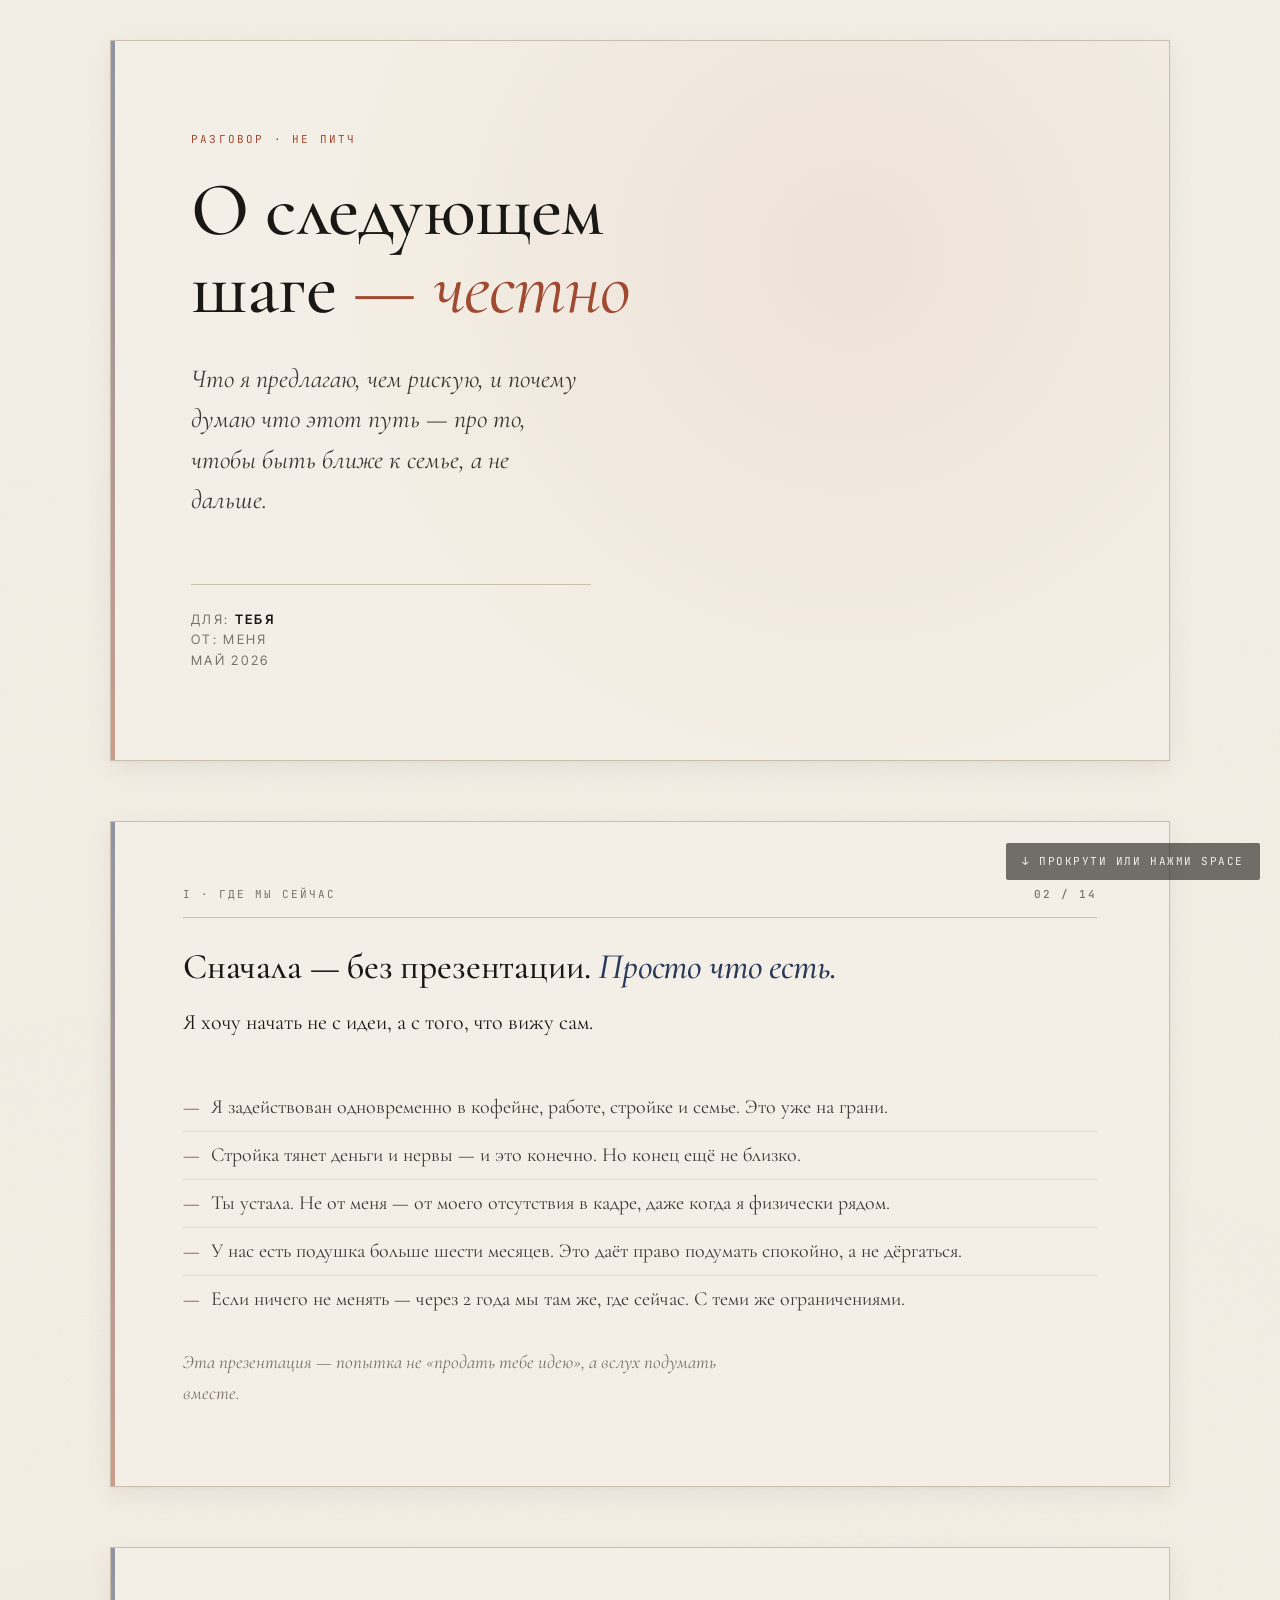
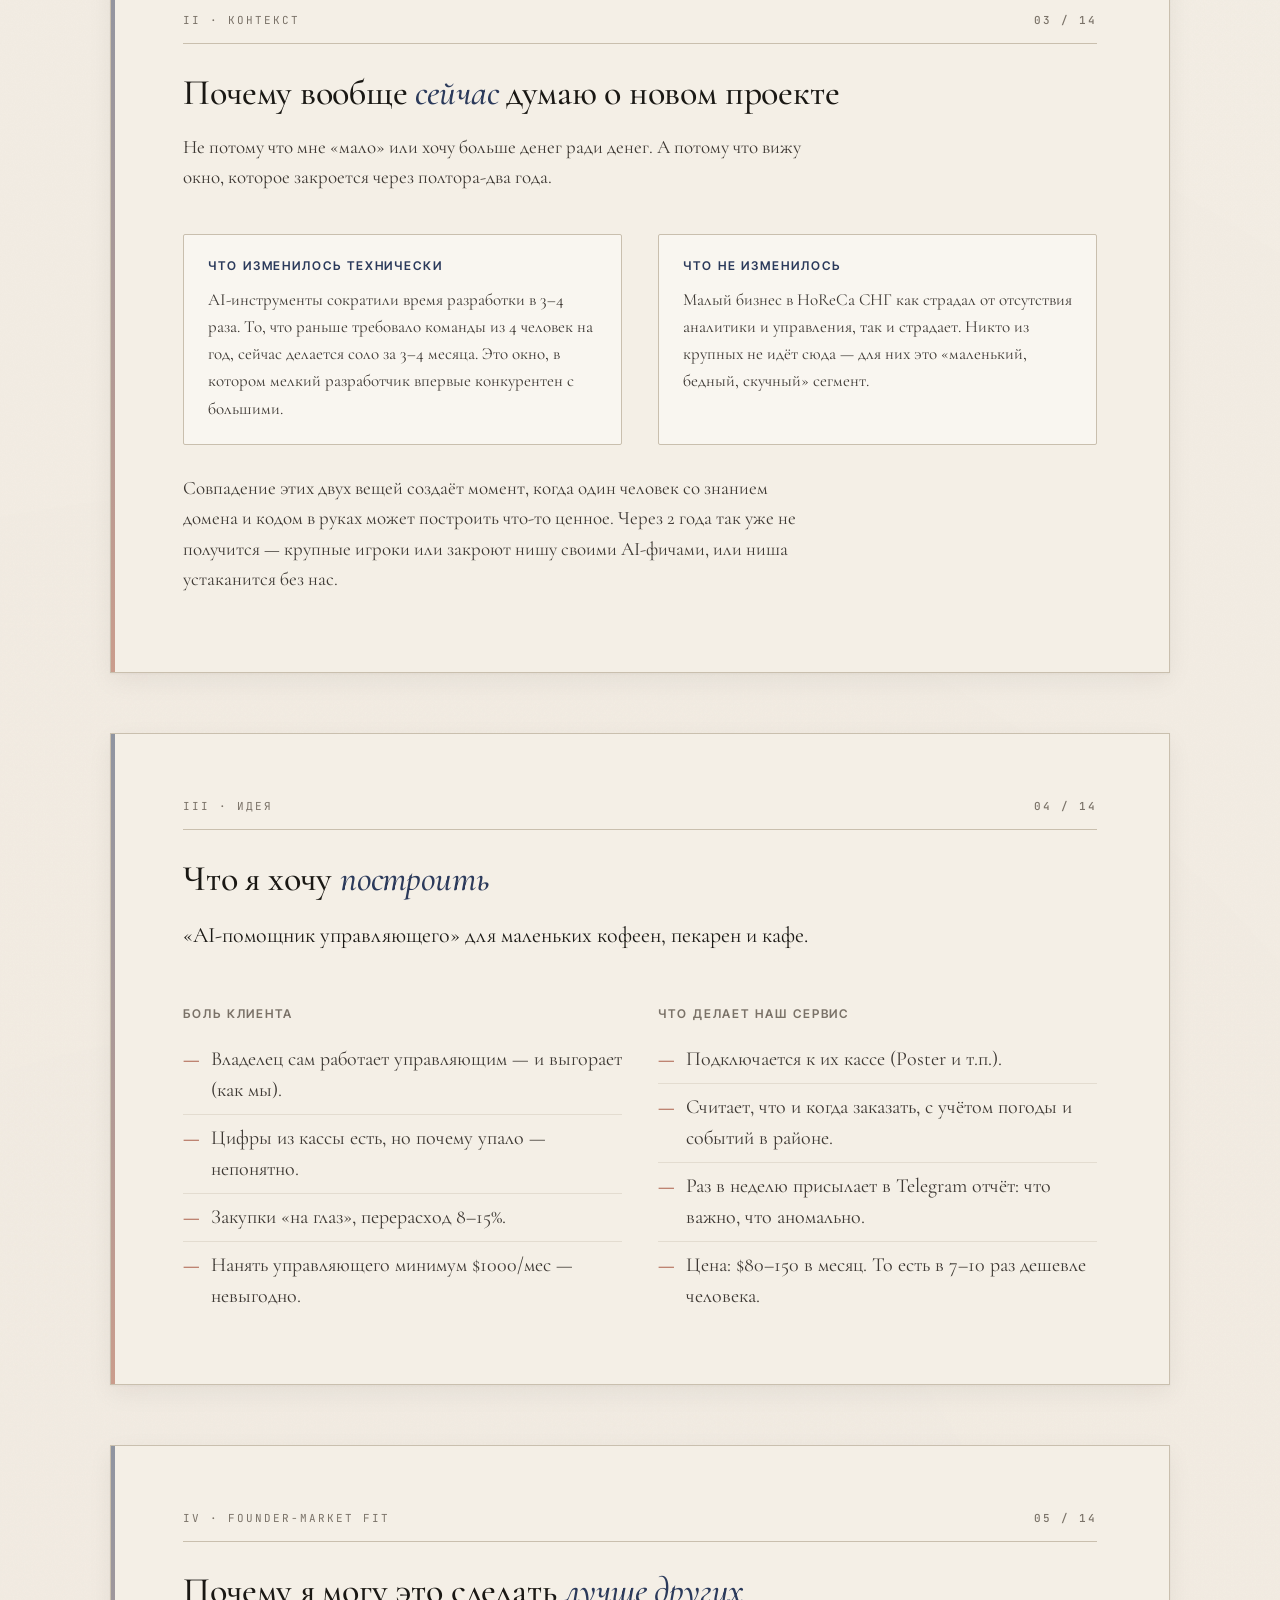
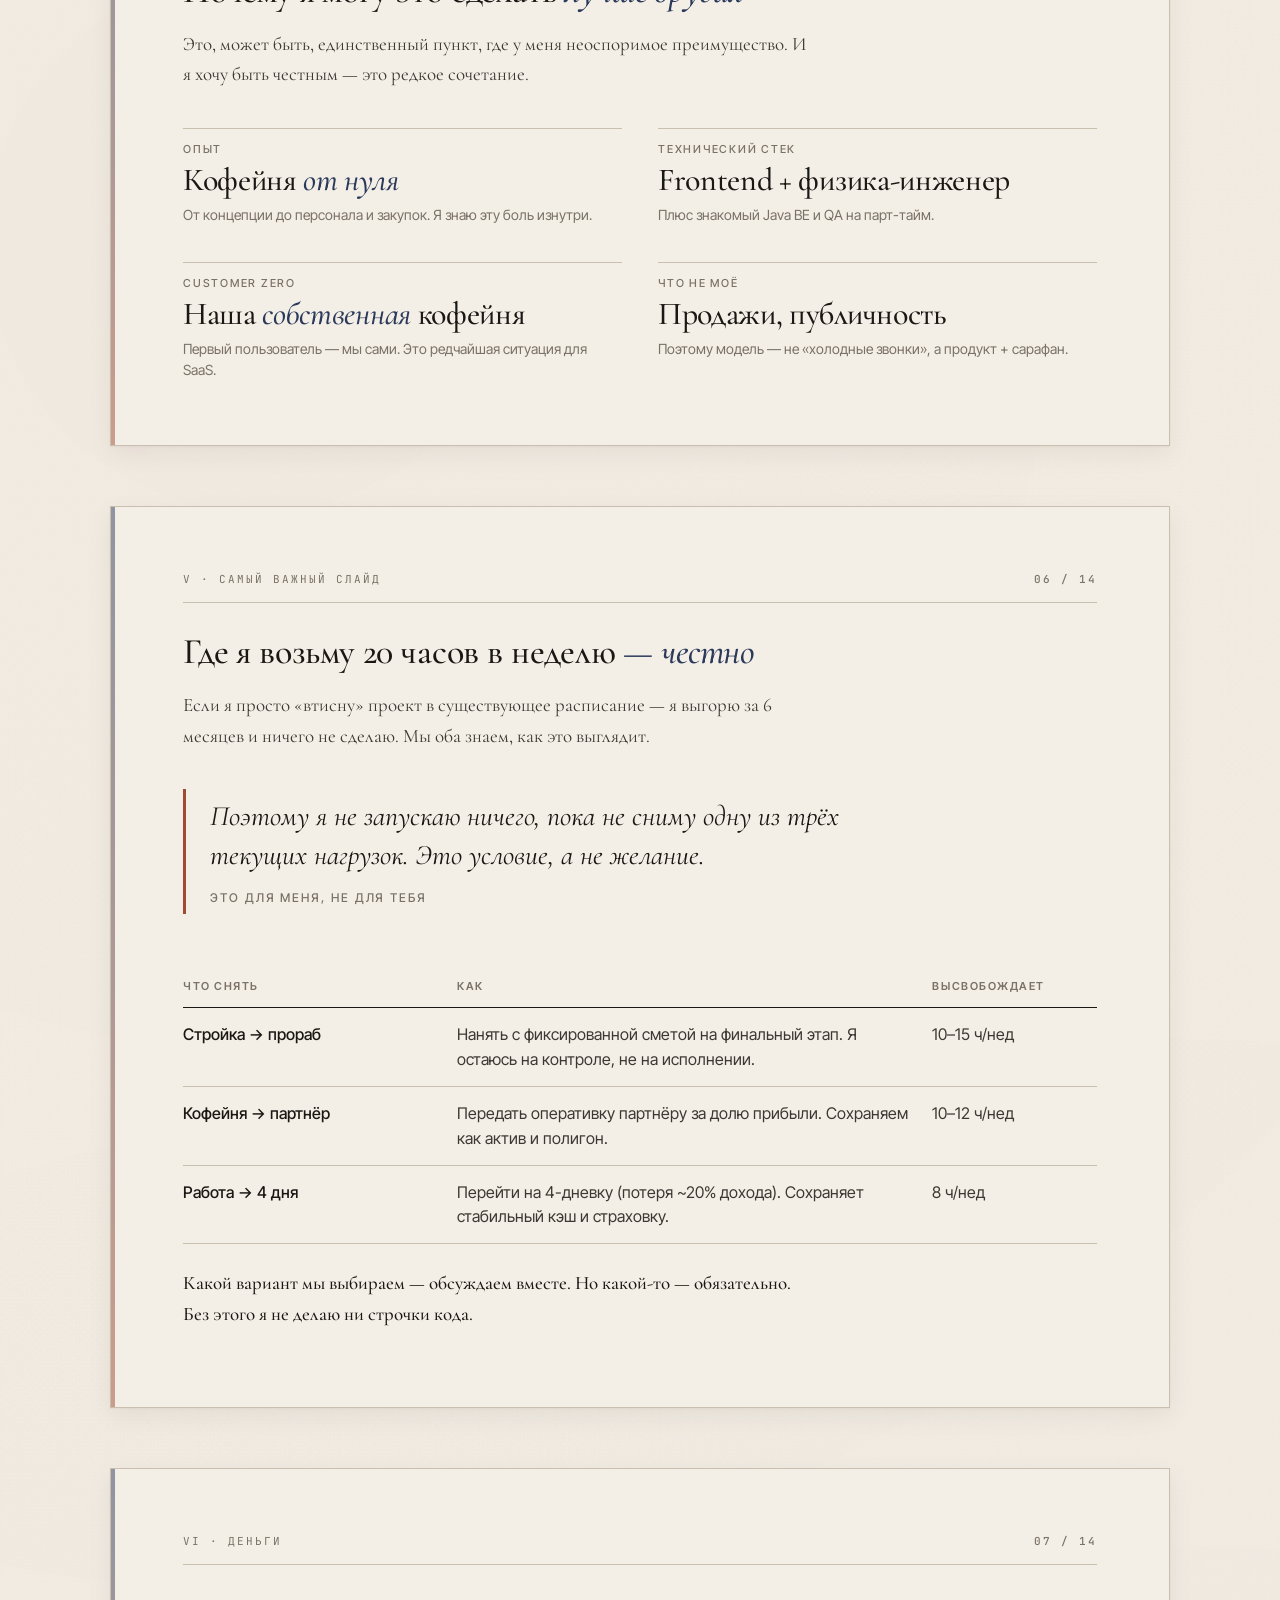
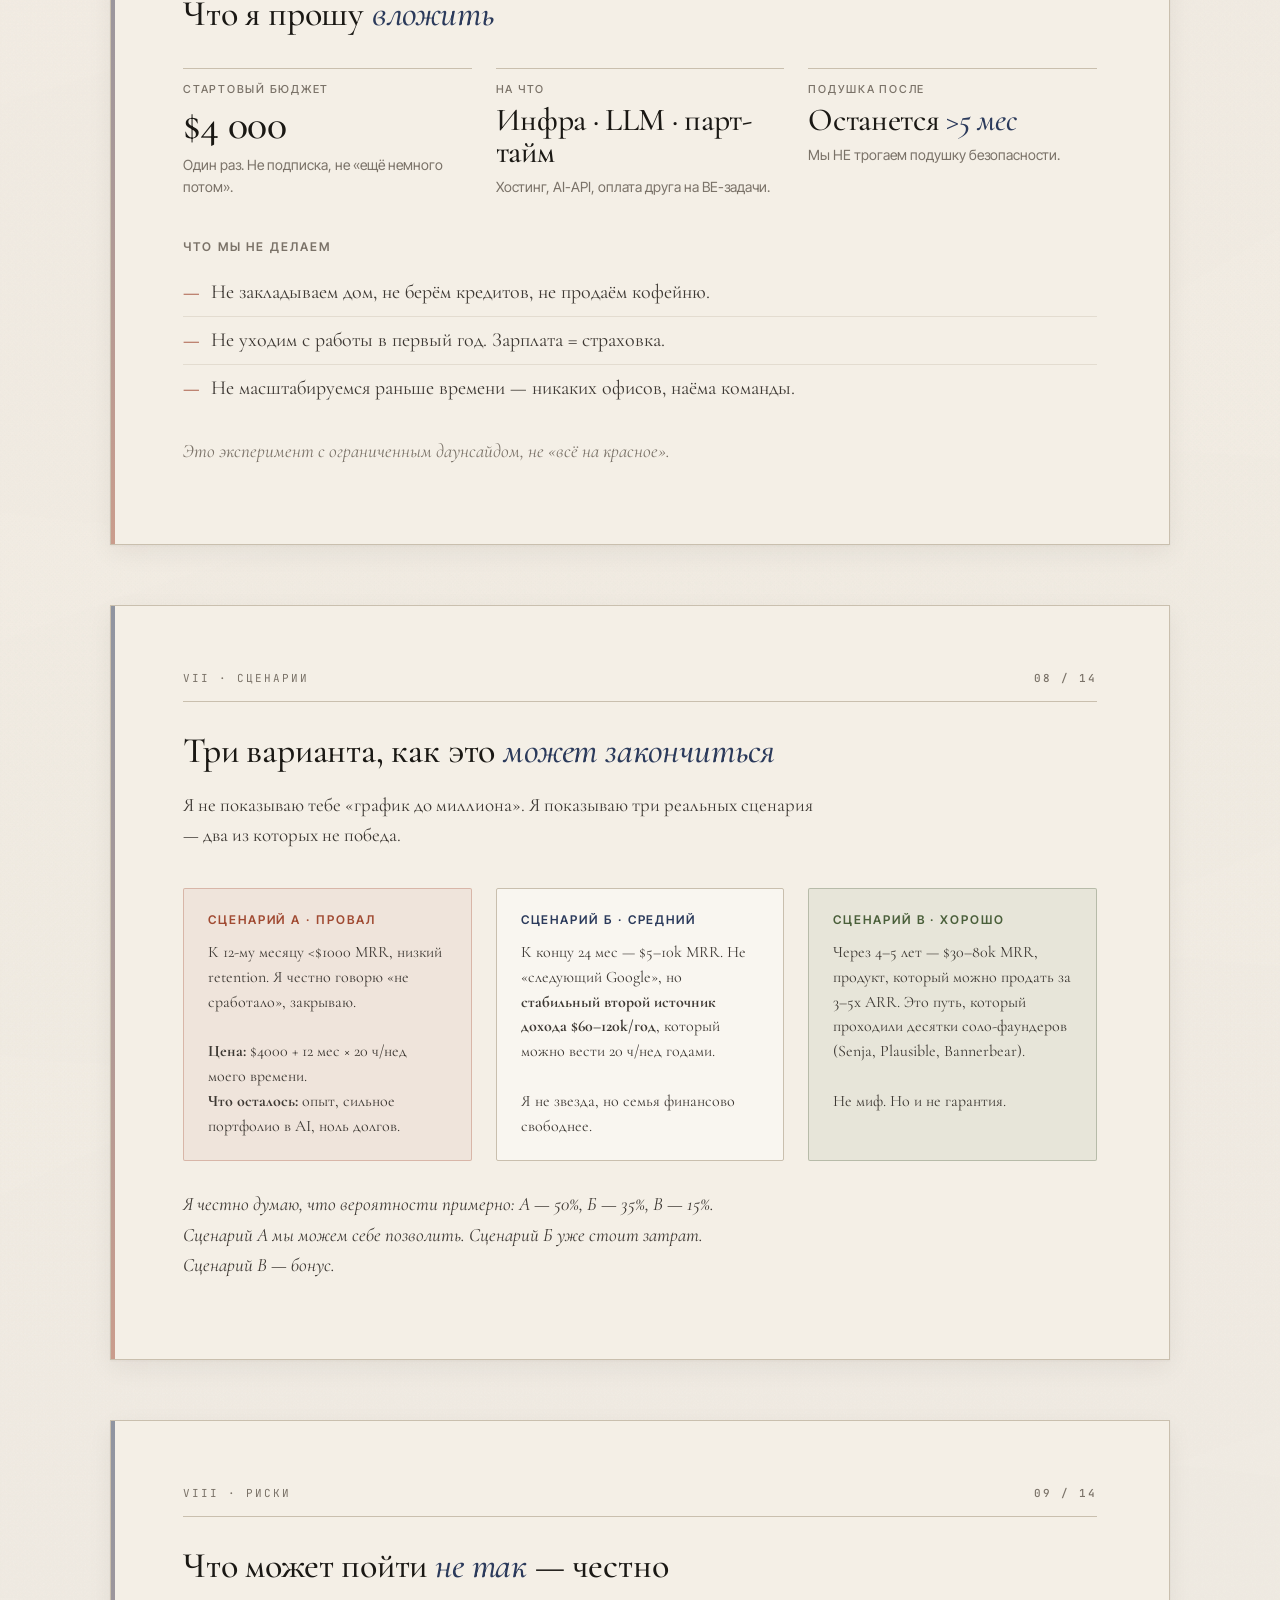
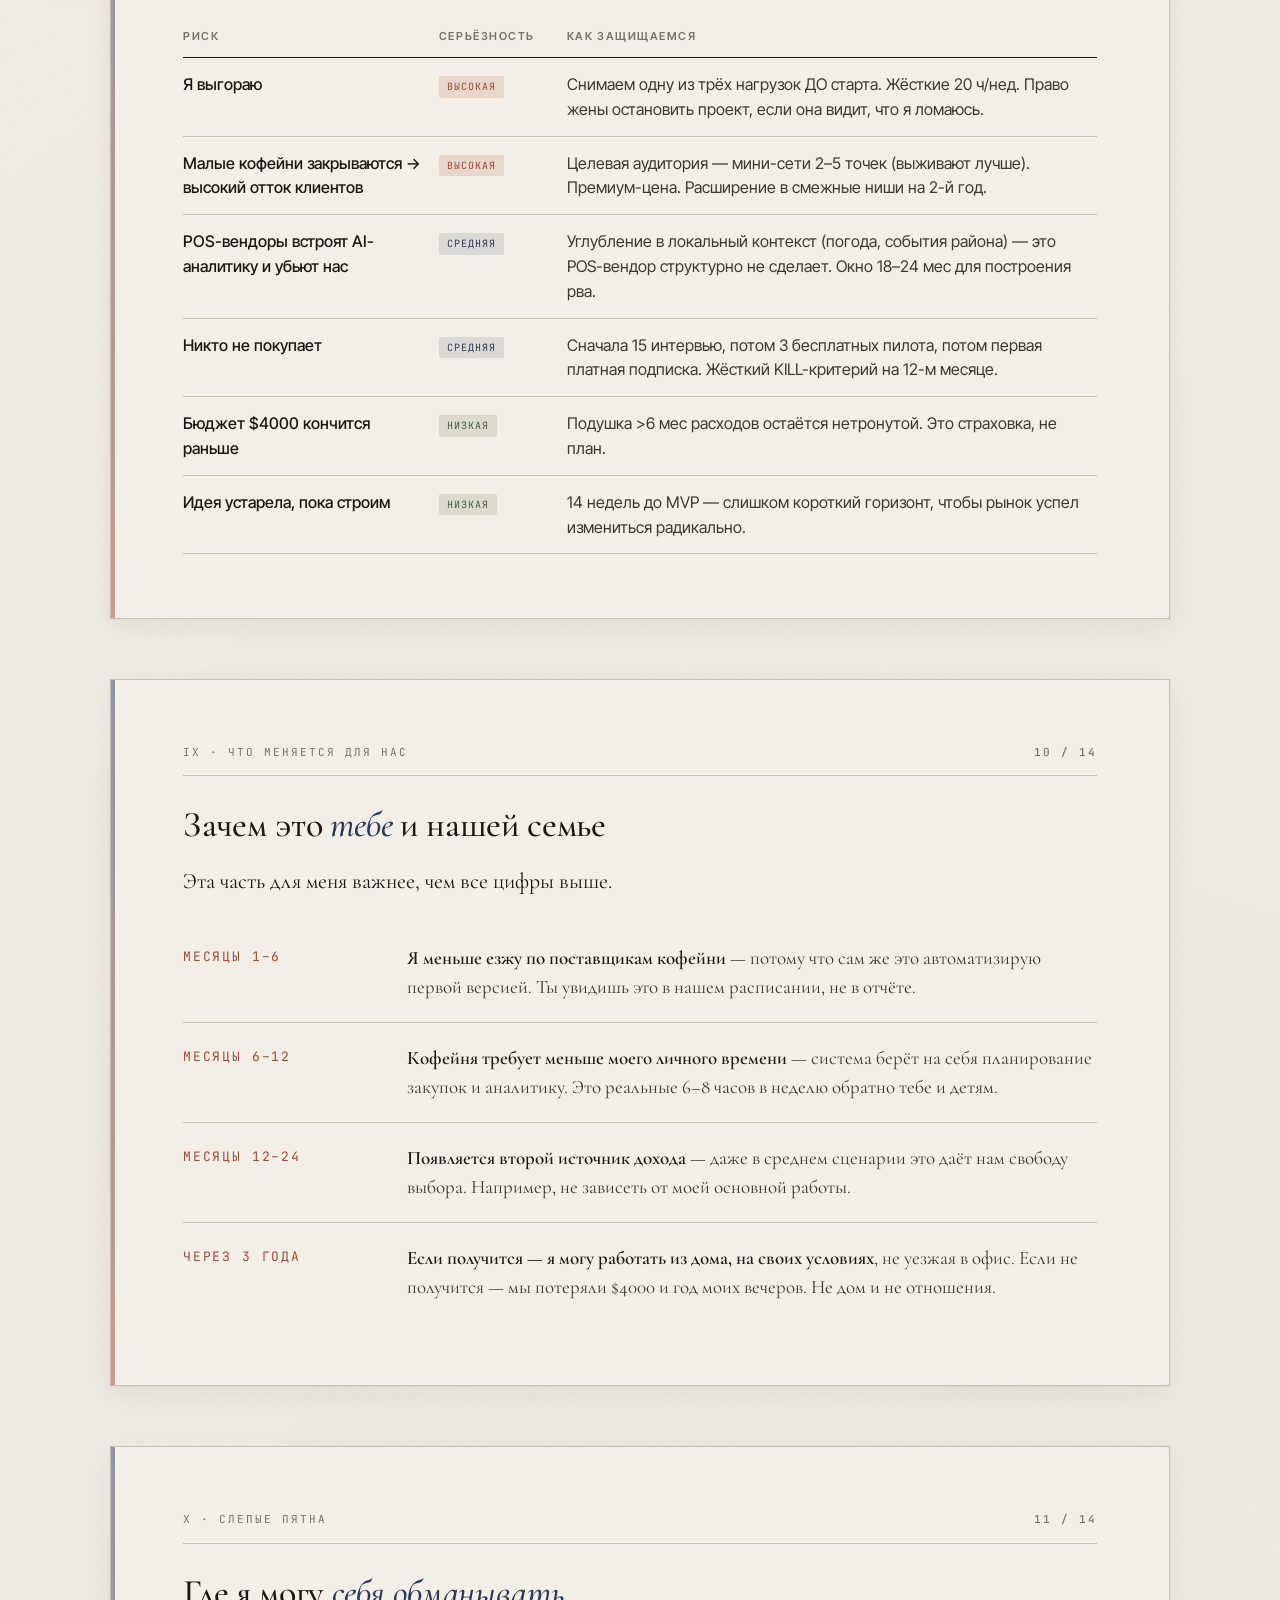
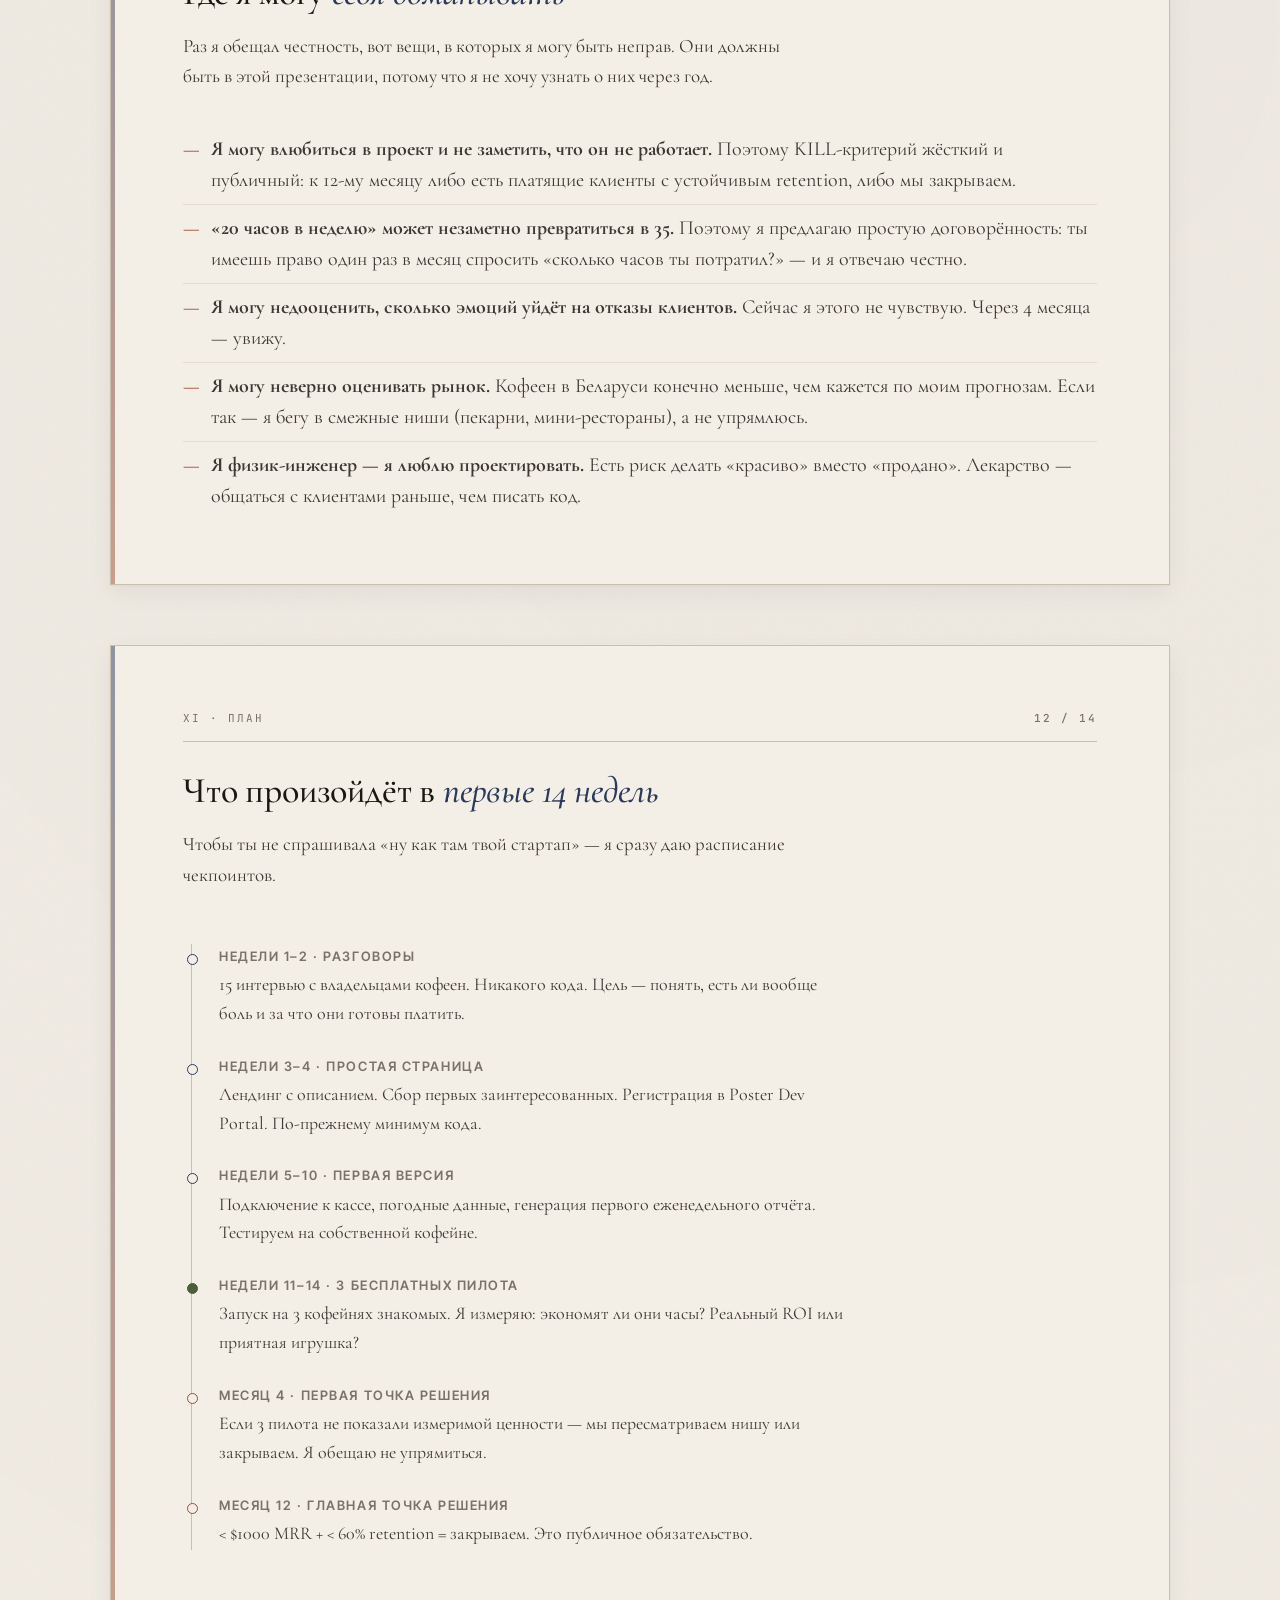
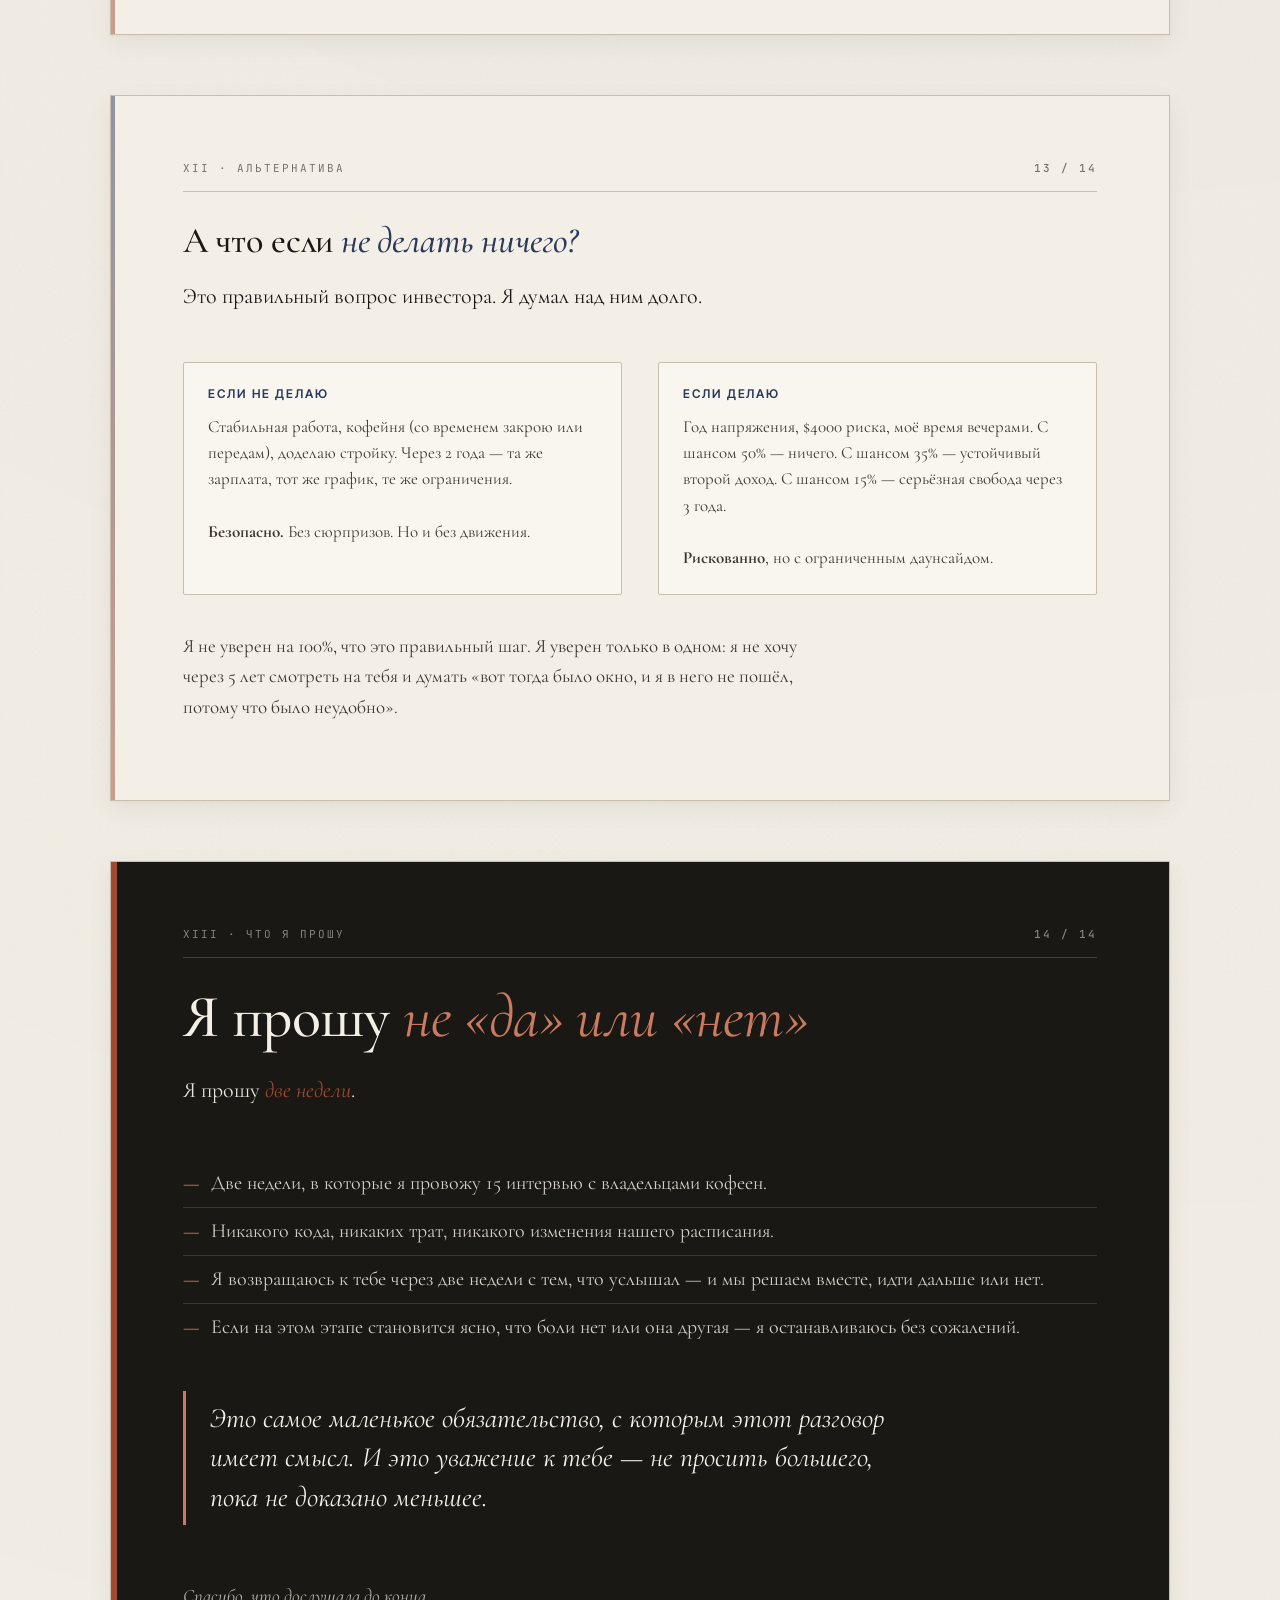
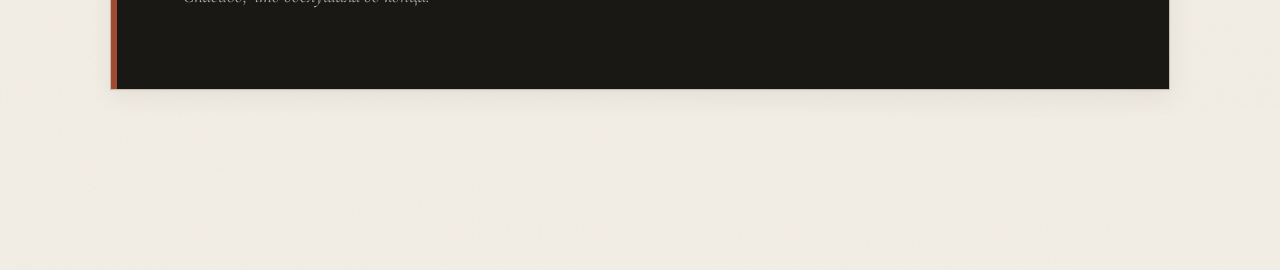
<file: presentation.html>
<!DOCTYPE html>
<html lang="ru">
<head>
<meta charset="UTF-8" />
<meta name="viewport" content="width=device-width, initial-scale=1.0" />
<title>Разговор о следующем шаге</title>
<link rel="preconnect" href="https://fonts.googleapis.com">
<link rel="preconnect" href="https://fonts.gstatic.com" crossorigin>
<link href="https://fonts.googleapis.com/css2?family=Cormorant+Garamond:ital,wght@0,400;0,500;0,600;0,700;1,400;1,500&family=JetBrains+Mono:wght@400;500&family=Inter+Tight:wght@400;500;600;700&display=swap" rel="stylesheet">
<style>
  :root {
    --paper: #f4efe6;
    --paper-deep: #ebe3d3;
    --ink: #1a1814;
    --ink-soft: #3d3833;
    --ink-mute: #7a7268;
    --rule: #c9bfae;
    --indigo: #2b3a5b;
    --indigo-soft: #4a5a7d;
    --terracotta: #a04a32;
    --terracotta-soft: #c97a5f;
    --moss: #4a5f3a;
    --gold: #8a6d2c;
  }

  * { box-sizing: border-box; margin: 0; padding: 0; }

  html, body {
    width: 100%;
    min-height: 100vh;
    background: var(--paper);
    color: var(--ink);
    font-family: 'Cormorant Garamond', Georgia, serif;
    font-size: 18px;
    line-height: 1.55;
    overflow-x: hidden;
  }

  body {
    background-image:
      radial-gradient(circle at 20% 30%, rgba(160, 74, 50, 0.025) 0%, transparent 40%),
      radial-gradient(circle at 80% 70%, rgba(43, 58, 91, 0.03) 0%, transparent 50%),
      url("data:image/svg+xml;utf8,<svg xmlns='http://www.w3.org/2000/svg' width='200' height='200'><filter id='n'><feTurbulence type='fractalNoise' baseFrequency='0.9' numOctaves='2' stitchTiles='stitch'/><feColorMatrix values='0 0 0 0 0.1 0 0 0 0 0.09 0 0 0 0 0.07 0 0 0 0.05 0'/></filter><rect width='200' height='200' filter='url(%23n)' opacity='0.4'/></svg>");
  }

  .deck {
    max-width: 1100px;
    margin: 0 auto;
    padding: 40px 20px 120px;
  }

  .slide {
    background: var(--paper);
    border: 1px solid var(--rule);
    box-shadow:
      0 1px 2px rgba(26, 24, 20, 0.04),
      0 8px 24px rgba(26, 24, 20, 0.06);
    margin-bottom: 60px;
    padding: 64px 72px;
    position: relative;
    min-height: 580px;
    display: flex;
    flex-direction: column;
    page-break-after: always;
  }

  .slide::before {
    content: "";
    position: absolute;
    top: 0; left: 0;
    width: 4px;
    height: 100%;
    background: linear-gradient(180deg, var(--indigo) 0%, var(--terracotta) 100%);
    opacity: 0.5;
  }

  .slide-meta {
    display: flex;
    justify-content: space-between;
    align-items: baseline;
    font-family: 'JetBrains Mono', monospace;
    font-size: 11px;
    text-transform: uppercase;
    letter-spacing: 0.18em;
    color: var(--ink-mute);
    margin-bottom: 28px;
    padding-bottom: 14px;
    border-bottom: 1px solid var(--rule);
  }
  .slide-meta .num { font-weight: 500; }

  h1 {
    font-family: 'Cormorant Garamond', serif;
    font-weight: 500;
    font-size: 56px;
    line-height: 1.05;
    letter-spacing: -0.01em;
    color: var(--ink);
    margin-bottom: 24px;
  }

  h1 .accent { font-style: italic; color: var(--terracotta); font-weight: 400; }

  h2 {
    font-family: 'Cormorant Garamond', serif;
    font-weight: 500;
    font-size: 36px;
    line-height: 1.15;
    color: var(--ink);
    margin-bottom: 18px;
    letter-spacing: -0.005em;
  }

  h2 .em { font-style: italic; color: var(--indigo); }

  h3 {
    font-family: 'Inter Tight', sans-serif;
    font-size: 12px;
    text-transform: uppercase;
    letter-spacing: 0.16em;
    font-weight: 600;
    color: var(--ink-mute);
    margin-bottom: 12px;
  }

  p {
    font-size: 19px;
    line-height: 1.6;
    color: var(--ink-soft);
    margin-bottom: 14px;
    max-width: 70ch;
  }
  p.lead { font-size: 22px; color: var(--ink); margin-bottom: 24px; }
  p.lead em { color: var(--terracotta); font-style: italic; }

  .pullquote {
    font-family: 'Cormorant Garamond', serif;
    font-style: italic;
    font-size: 28px;
    line-height: 1.4;
    color: var(--ink);
    border-left: 3px solid var(--terracotta);
    padding: 8px 0 8px 24px;
    margin: 24px 0;
    max-width: 60ch;
  }

  .pullquote cite {
    display: block;
    font-style: normal;
    font-family: 'Inter Tight', sans-serif;
    font-size: 12px;
    text-transform: uppercase;
    letter-spacing: 0.16em;
    color: var(--ink-mute);
    margin-top: 14px;
    font-weight: 500;
  }

  ul { list-style: none; padding: 0; }
  ul.serif li {
    font-family: 'Cormorant Garamond', serif;
    font-size: 20px;
    line-height: 1.55;
    color: var(--ink-soft);
    padding: 8px 0 8px 28px;
    position: relative;
    border-bottom: 1px solid rgba(201, 191, 174, 0.4);
  }
  ul.serif li:last-child { border-bottom: none; }
  ul.serif li::before {
    content: "—";
    position: absolute;
    left: 0; top: 8px;
    color: var(--terracotta);
    font-weight: 500;
  }

  .grid-2 {
    display: grid;
    grid-template-columns: 1fr 1fr;
    gap: 36px;
    margin-top: 16px;
  }
  .grid-3 {
    display: grid;
    grid-template-columns: 1fr 1fr 1fr;
    gap: 24px;
    margin-top: 16px;
  }

  .stat {
    border-top: 1px solid var(--rule);
    padding-top: 12px;
  }
  .stat .label {
    font-family: 'Inter Tight', sans-serif;
    font-size: 11px;
    text-transform: uppercase;
    letter-spacing: 0.16em;
    color: var(--ink-mute);
    font-weight: 500;
    margin-bottom: 6px;
  }
  .stat .value {
    font-family: 'Cormorant Garamond', serif;
    font-size: 42px;
    font-weight: 500;
    color: var(--ink);
    line-height: 1;
    letter-spacing: -0.01em;
  }
  .stat .value.small { font-size: 32px; }
  .stat .value em { font-style: italic; color: var(--indigo); }
  .stat .note {
    font-size: 14px;
    color: var(--ink-mute);
    margin-top: 8px;
    font-family: 'Inter Tight', sans-serif;
  }

  .card {
    background: rgba(255, 255, 255, 0.4);
    border: 1px solid var(--rule);
    padding: 22px 24px;
    border-radius: 2px;
  }
  .card h3 { color: var(--indigo); margin-bottom: 10px; }
  .card p { font-size: 17px; margin-bottom: 0; }

  .card.warn { background: rgba(160, 74, 50, 0.06); border-color: rgba(160, 74, 50, 0.3); }
  .card.warn h3 { color: var(--terracotta); }

  .card.good { background: rgba(74, 95, 58, 0.07); border-color: rgba(74, 95, 58, 0.3); }
  .card.good h3 { color: var(--moss); }

  table {
    width: 100%;
    border-collapse: collapse;
    margin-top: 12px;
    font-family: 'Inter Tight', sans-serif;
  }
  th {
    text-align: left;
    font-size: 11px;
    text-transform: uppercase;
    letter-spacing: 0.14em;
    color: var(--ink-mute);
    font-weight: 600;
    padding: 12px 14px 12px 0;
    border-bottom: 1.5px solid var(--ink);
  }
  td {
    font-size: 16px;
    color: var(--ink-soft);
    padding: 14px 14px 14px 0;
    border-bottom: 1px solid var(--rule);
    vertical-align: top;
  }
  td.label { color: var(--ink); font-weight: 500; }
  td .small { font-size: 13px; color: var(--ink-mute); display: block; margin-top: 4px; }

  .tag {
    display: inline-block;
    font-family: 'JetBrains Mono', monospace;
    font-size: 10px;
    text-transform: uppercase;
    letter-spacing: 0.1em;
    padding: 3px 8px;
    border-radius: 2px;
    background: var(--paper-deep);
    color: var(--ink-soft);
    margin-right: 6px;
  }
  .tag.red { background: rgba(160, 74, 50, 0.15); color: var(--terracotta); }
  .tag.blue { background: rgba(43, 58, 91, 0.12); color: var(--indigo); }
  .tag.green { background: rgba(74, 95, 58, 0.15); color: var(--moss); }

  .timeline {
    position: relative;
    margin: 28px 0 8px;
    padding-left: 0;
  }
  .timeline::before {
    content: "";
    position: absolute;
    left: 8px; top: 12px; bottom: 12px;
    width: 1px;
    background: var(--rule);
  }
  .tl-item { position: relative; padding: 14px 0 14px 36px; }
  .tl-item::before {
    content: "";
    position: absolute;
    left: 4px; top: 22px;
    width: 9px; height: 9px;
    background: var(--paper);
    border: 1.5px solid var(--indigo);
    border-radius: 50%;
  }
  .tl-item.danger::before { border-color: var(--terracotta); }
  .tl-item.good::before { border-color: var(--moss); background: var(--moss); }
  .tl-item h4 {
    font-family: 'Inter Tight', sans-serif;
    font-size: 13px;
    text-transform: uppercase;
    letter-spacing: 0.12em;
    color: var(--ink-mute);
    font-weight: 600;
    margin-bottom: 4px;
  }
  .tl-item p { margin: 0; font-size: 18px; }

  .nav-hint {
    position: fixed;
    bottom: 20px; right: 20px;
    background: var(--ink);
    color: var(--paper);
    padding: 10px 16px;
    border-radius: 2px;
    font-family: 'JetBrains Mono', monospace;
    font-size: 11px;
    text-transform: uppercase;
    letter-spacing: 0.14em;
    opacity: 0.6;
    pointer-events: none;
  }

  .footer-note {
    margin-top: auto;
    padding-top: 24px;
    font-family: 'Inter Tight', sans-serif;
    font-size: 12px;
    color: var(--ink-mute);
    font-style: italic;
    border-top: 1px solid var(--rule);
  }

  /* Слайд 1 — обложка */
  .cover {
    padding: 90px 80px;
    min-height: 640px;
    background:
      radial-gradient(circle at 70% 30%, rgba(160, 74, 50, 0.08) 0%, transparent 60%),
      var(--paper);
  }
  .cover .marker {
    font-family: 'JetBrains Mono', monospace;
    font-size: 11px;
    text-transform: uppercase;
    letter-spacing: 0.2em;
    color: var(--terracotta);
    margin-bottom: 24px;
  }
  .cover h1 { font-size: 76px; line-height: 1.02; margin-bottom: 32px; max-width: 14ch; }
  .cover .subtitle {
    font-size: 26px;
    color: var(--ink-soft);
    font-style: italic;
    margin-bottom: 64px;
    max-width: 36ch;
  }
  .cover .author {
    font-family: 'Inter Tight', sans-serif;
    font-size: 13px;
    text-transform: uppercase;
    letter-spacing: 0.18em;
    color: var(--ink-mute);
    padding-top: 24px;
    border-top: 1px solid var(--rule);
    max-width: 400px;
  }
  .cover .author strong { color: var(--ink); font-weight: 600; }

  /* Слайд "почему сейчас" */
  .why-row {
    display: grid;
    grid-template-columns: 200px 1fr;
    gap: 24px;
    padding: 20px 0;
    border-bottom: 1px solid var(--rule);
  }
  .why-row:last-child { border-bottom: none; }
  .why-row .when {
    font-family: 'JetBrains Mono', monospace;
    font-size: 13px;
    text-transform: uppercase;
    letter-spacing: 0.14em;
    color: var(--terracotta);
    padding-top: 4px;
  }
  .why-row .what { font-size: 19px; color: var(--ink-soft); }
  .why-row .what strong { color: var(--ink); font-weight: 600; }

  /* Финальный слайд */
  .ask {
    background: var(--ink);
    color: var(--paper);
  }
  .ask::before { background: var(--terracotta); opacity: 1; width: 6px; }
  .ask .slide-meta { color: rgba(244, 239, 230, 0.5); border-bottom-color: rgba(244, 239, 230, 0.2); }
  .ask h1 { color: var(--paper); font-size: 60px; }
  .ask h1 .accent { color: var(--terracotta-soft); }
  .ask h3 { color: rgba(244, 239, 230, 0.5); }
  .ask p { color: rgba(244, 239, 230, 0.85); }
  .ask .pullquote { color: var(--paper); border-color: var(--terracotta-soft); }
  .ask ul.serif li { color: rgba(244, 239, 230, 0.85); border-color: rgba(244, 239, 230, 0.15); }
  .ask ul.serif li::before { color: var(--terracotta-soft); }

  @media print {
    body { background: white; }
    .deck { padding: 0; max-width: none; }
    .slide { box-shadow: none; border: none; margin: 0; min-height: auto; page-break-after: always; }
    .nav-hint { display: none; }
  }

  @media (max-width: 768px) {
    .slide { padding: 32px 24px; }
    h1 { font-size: 38px; }
    .cover h1 { font-size: 48px; }
    h2 { font-size: 26px; }
    .grid-2, .grid-3 { grid-template-columns: 1fr; }
  }
</style>
</head>
<body>

<div class="deck">

  <!-- SLIDE 1 — Cover -->
  <section class="slide cover">
    <div class="marker">Разговор · не питч</div>
    <h1>О следующем шаге <span class="accent">— честно</span></h1>
    <div class="subtitle">Что я предлагаю, чем рискую, и почему думаю что этот путь — про то, чтобы быть ближе к семье, а не дальше.</div>
    <div class="author">
      Для: <strong>тебя</strong><br/>
      От: меня<br/>
      Май 2026
    </div>
  </section>

  <!-- SLIDE 2 — Где мы сейчас (честная диагностика) -->
  <section class="slide">
    <div class="slide-meta"><span>I · Где мы сейчас</span><span class="num">02 / 14</span></div>
    <h2>Сначала — без презентации. <span class="em">Просто что есть.</span></h2>
    <p class="lead">Я хочу начать не с идеи, а с того, что вижу сам.</p>
    <ul class="serif" style="margin-top: 20px;">
      <li>Я задействован одновременно в кофейне, работе, стройке и семье. Это уже на грани.</li>
      <li>Стройка тянет деньги и нервы — и это конечно. Но конец ещё не близко.</li>
      <li>Ты устала. Не от меня — от моего отсутствия в кадре, даже когда я физически рядом.</li>
      <li>У нас есть подушка больше шести месяцев. Это даёт право подумать спокойно, а не дёргаться.</li>
      <li>Если ничего не менять — через 2 года мы там же, где сейчас. С теми же ограничениями.</li>
    </ul>
    <p style="margin-top: 24px; font-style: italic; color: var(--ink-mute);">Эта презентация — попытка не «продать тебе идею», а вслух подумать вместе.</p>
  </section>

  <!-- SLIDE 3 — Почему я вообще об этом думаю -->
  <section class="slide">
    <div class="slide-meta"><span>II · Контекст</span><span class="num">03 / 14</span></div>
    <h2>Почему вообще <span class="em">сейчас</span> думаю о новом проекте</h2>
    <p>Не потому что мне «мало» или хочу больше денег ради денег. А потому что вижу окно, которое закроется через полтора-два года.</p>

    <div class="grid-2" style="margin-top: 28px;">
      <div class="card">
        <h3>Что изменилось технически</h3>
        <p>AI-инструменты сократили время разработки в 3–4 раза. То, что раньше требовало команды из 4 человек на год, сейчас делается соло за 3–4 месяца. Это окно, в котором мелкий разработчик впервые конкурентен с большими.</p>
      </div>
      <div class="card">
        <h3>Что не изменилось</h3>
        <p>Малый бизнес в HoReCa СНГ как страдал от отсутствия аналитики и управления, так и страдает. Никто из крупных не идёт сюда — для них это «маленький, бедный, скучный» сегмент.</p>
      </div>
    </div>

    <p style="margin-top: 28px;">Совпадение этих двух вещей создаёт момент, когда один человек со знанием домена и кодом в руках может построить что-то ценное. Через 2 года так уже не получится — крупные игроки или закроют нишу своими AI-фичами, или ниша устаканится без нас.</p>
  </section>

  <!-- SLIDE 4 — Что именно предлагаю -->
  <section class="slide">
    <div class="slide-meta"><span>III · Идея</span><span class="num">04 / 14</span></div>
    <h2>Что я хочу <span class="em">построить</span></h2>
    <p class="lead">«AI-помощник управляющего» для маленьких кофеен, пекарен и кафе.</p>

    <div class="grid-2" style="margin-top: 28px;">
      <div>
        <h3>Боль клиента</h3>
        <ul class="serif">
          <li>Владелец сам работает управляющим — и выгорает (как мы).</li>
          <li>Цифры из кассы есть, но почему упало — непонятно.</li>
          <li>Закупки «на глаз», перерасход 8–15%.</li>
          <li>Нанять управляющего минимум $1000/мес — невыгодно.</li>
        </ul>
      </div>
      <div>
        <h3>Что делает наш сервис</h3>
        <ul class="serif">
          <li>Подключается к их кассе (Poster и т.п.).</li>
          <li>Считает, что и когда заказать, с учётом погоды и событий в районе.</li>
          <li>Раз в неделю присылает в Telegram отчёт: что важно, что аномально.</li>
          <li>Цена: $80–150 в месяц. То есть в 7–10 раз дешевле человека.</li>
        </ul>
      </div>
    </div>
  </section>

  <!-- SLIDE 5 — Почему именно я -->
  <section class="slide">
    <div class="slide-meta"><span>IV · Founder-market fit</span><span class="num">05 / 14</span></div>
    <h2>Почему я могу это сделать <span class="em">лучше других</span></h2>
    <p>Это, может быть, единственный пункт, где у меня неоспоримое преимущество. И я хочу быть честным — это редкое сочетание.</p>

    <div class="grid-2" style="margin-top: 24px;">
      <div class="stat">
        <div class="label">Опыт</div>
        <div class="value small">Кофейня <em>от нуля</em></div>
        <div class="note">От концепции до персонала и закупок. Я знаю эту боль изнутри.</div>
      </div>
      <div class="stat">
        <div class="label">Технический стек</div>
        <div class="value small">Frontend + физика-инженер</div>
        <div class="note">Плюс знакомый Java BE и QA на парт-тайм.</div>
      </div>
      <div class="stat">
        <div class="label">Customer Zero</div>
        <div class="value small">Наша <em>собственная</em> кофейня</div>
        <div class="note">Первый пользователь — мы сами. Это редчайшая ситуация для SaaS.</div>
      </div>
      <div class="stat">
        <div class="label">Что не моё</div>
        <div class="value small">Продажи, публичность</div>
        <div class="note">Поэтому модель — не «холодные звонки», а продукт + сарафан.</div>
      </div>
    </div>
  </section>

  <!-- SLIDE 6 — Главный вопрос: как быть со временем -->
  <section class="slide">
    <div class="slide-meta"><span>V · Самый важный слайд</span><span class="num">06 / 14</span></div>
    <h2>Где я возьму 20 часов в неделю <span class="em">— честно</span></h2>
    <p>Если я просто «втисну» проект в существующее расписание — я выгорю за 6 месяцев и ничего не сделаю. Мы оба знаем, как это выглядит.</p>

    <div class="pullquote">
      Поэтому я не запускаю ничего, пока не сниму одну из трёх текущих нагрузок.
      Это <em>условие, а не желание</em>.
      <cite>Это для меня, не для тебя</cite>
    </div>

    <table style="margin-top: 28px;">
      <tr>
        <th style="width: 30%;">Что снять</th>
        <th>Как</th>
        <th style="width: 18%;">Высвобождает</th>
      </tr>
      <tr>
        <td class="label">Стройка → прораб</td>
        <td>Нанять с фиксированной сметой на финальный этап. Я остаюсь на контроле, не на исполнении.</td>
        <td>10–15 ч/нед</td>
      </tr>
      <tr>
        <td class="label">Кофейня → партнёр</td>
        <td>Передать оперативку партнёру за долю прибыли. Сохраняем как актив и полигон.</td>
        <td>10–12 ч/нед</td>
      </tr>
      <tr>
        <td class="label">Работа → 4 дня</td>
        <td>Перейти на 4-дневку (потеря ~20% дохода). Сохраняет стабильный кэш и страховку.</td>
        <td>8 ч/нед</td>
      </tr>
    </table>

    <p style="margin-top: 24px; color: var(--ink); font-weight: 500;">Какой вариант мы выбираем — обсуждаем вместе. Но какой-то — обязательно. Без этого я не делаю ни строчки кода.</p>
  </section>

  <!-- SLIDE 7 — Финансовая картина -->
  <section class="slide">
    <div class="slide-meta"><span>VI · Деньги</span><span class="num">07 / 14</span></div>
    <h2>Что я прошу <span class="em">вложить</span></h2>

    <div class="grid-3" style="margin-top: 16px;">
      <div class="stat">
        <div class="label">Стартовый бюджет</div>
        <div class="value">$4 000</div>
        <div class="note">Один раз. Не подписка, не «ещё немного потом».</div>
      </div>
      <div class="stat">
        <div class="label">На что</div>
        <div class="value small">Инфра · LLM · парт-тайм</div>
        <div class="note">Хостинг, AI-API, оплата друга на BE-задачи.</div>
      </div>
      <div class="stat">
        <div class="label">Подушка после</div>
        <div class="value small">Останется <em>>5 мес</em></div>
        <div class="note">Мы НЕ трогаем подушку безопасности.</div>
      </div>
    </div>

    <h3 style="margin-top: 40px;">Что мы НЕ делаем</h3>
    <ul class="serif">
      <li>Не закладываем дом, не берём кредитов, не продаём кофейню.</li>
      <li>Не уходим с работы в первый год. Зарплата = страховка.</li>
      <li>Не масштабируемся раньше времени — никаких офисов, наёма команды.</li>
    </ul>

    <p style="margin-top: 24px; color: var(--ink-mute); font-style: italic;">Это эксперимент с ограниченным даунсайдом, не «всё на красное».</p>
  </section>

  <!-- SLIDE 8 — Реалистичные сценарии -->
  <section class="slide">
    <div class="slide-meta"><span>VII · Сценарии</span><span class="num">08 / 14</span></div>
    <h2>Три варианта, как это <span class="em">может закончиться</span></h2>
    <p>Я не показываю тебе «график до миллиона». Я показываю три реальных сценария — два из которых не победа.</p>

    <div class="grid-3" style="margin-top: 24px;">
      <div class="card warn">
        <h3>Сценарий А · Провал</h3>
        <p style="font-size: 16px; line-height: 1.55;">К 12-му месяцу &lt;$1000 MRR, низкий retention. Я честно говорю «не сработало», закрываю.<br/><br/><strong>Цена:</strong> $4000 + 12 мес × 20 ч/нед моего времени.<br/><strong>Что осталось:</strong> опыт, сильное портфолио в AI, ноль долгов.</p>
      </div>
      <div class="card">
        <h3>Сценарий Б · Средний</h3>
        <p style="font-size: 16px; line-height: 1.55;">К концу 24 мес — $5–10k MRR. Не «следующий Google», но <strong>стабильный второй источник дохода $60–120k/год</strong>, который можно вести 20 ч/нед годами.<br/><br/>Я не звезда, но семья финансово свободнее.</p>
      </div>
      <div class="card good">
        <h3>Сценарий В · Хорошо</h3>
        <p style="font-size: 16px; line-height: 1.55;">Через 4–5 лет — $30–80k MRR, продукт, который можно продать за 3–5x ARR. Это путь, который проходили десятки соло-фаундеров (Senja, Plausible, Bannerbear).<br/><br/>Не миф. Но и не гарантия.</p>
      </div>
    </div>

    <p style="margin-top: 28px; font-style: italic;">Я честно думаю, что вероятности примерно: А — 50%, Б — 35%, В — 15%. Сценарий А мы можем себе позволить. Сценарий Б уже стоит затрат. Сценарий В — бонус.</p>
  </section>

  <!-- SLIDE 9 — Риски (главный слайд для придирчивого инвестора) -->
  <section class="slide">
    <div class="slide-meta"><span>VIII · Риски</span><span class="num">09 / 14</span></div>
    <h2>Что может пойти <span class="em">не так</span> — честно</h2>

    <table>
      <tr>
        <th style="width: 28%;">Риск</th>
        <th style="width: 14%;">Серьёзность</th>
        <th>Как защищаемся</th>
      </tr>
      <tr>
        <td class="label">Я выгораю</td>
        <td><span class="tag red">Высокая</span></td>
        <td>Снимаем одну из трёх нагрузок ДО старта. Жёсткие 20 ч/нед. Право жены остановить проект, если она видит, что я ломаюсь.</td>
      </tr>
      <tr>
        <td class="label">Малые кофейни закрываются → высокий отток клиентов</td>
        <td><span class="tag red">Высокая</span></td>
        <td>Целевая аудитория — мини-сети 2–5 точек (выживают лучше). Премиум-цена. Расширение в смежные ниши на 2-й год.</td>
      </tr>
      <tr>
        <td class="label">POS-вендоры встроят AI-аналитику и убьют нас</td>
        <td><span class="tag blue">Средняя</span></td>
        <td>Углубление в локальный контекст (погода, события района) — это POS-вендор структурно не сделает. Окно 18–24 мес для построения рва.</td>
      </tr>
      <tr>
        <td class="label">Никто не покупает</td>
        <td><span class="tag blue">Средняя</span></td>
        <td>Сначала 15 интервью, потом 3 бесплатных пилота, потом первая платная подписка. Жёсткий KILL-критерий на 12-м месяце.</td>
      </tr>
      <tr>
        <td class="label">Бюджет $4000 кончится раньше</td>
        <td><span class="tag green">Низкая</span></td>
        <td>Подушка >6 мес расходов остаётся нетронутой. Это страховка, не план.</td>
      </tr>
      <tr>
        <td class="label">Идея устарела, пока строим</td>
        <td><span class="tag green">Низкая</span></td>
        <td>14 недель до MVP — слишком короткий горизонт, чтобы рынок успел измениться радикально.</td>
      </tr>
    </table>
  </section>

  <!-- SLIDE 10 — Самый важный для жены: что ТЫ получаешь -->
  <section class="slide">
    <div class="slide-meta"><span>IX · Что меняется для НАС</span><span class="num">10 / 14</span></div>
    <h2>Зачем это <span class="em">тебе</span> и нашей семье</h2>
    <p class="lead">Эта часть для меня важнее, чем все цифры выше.</p>

    <div class="why-row">
      <div class="when">Месяцы 1–6</div>
      <div class="what"><strong>Я меньше езжу по поставщикам кофейни</strong> — потому что сам же это автоматизирую первой версией. Ты увидишь это в нашем расписании, не в отчёте.</div>
    </div>
    <div class="why-row">
      <div class="when">Месяцы 6–12</div>
      <div class="what"><strong>Кофейня требует меньше моего личного времени</strong> — система берёт на себя планирование закупок и аналитику. Это реальные 6–8 часов в неделю обратно тебе и детям.</div>
    </div>
    <div class="why-row">
      <div class="when">Месяцы 12–24</div>
      <div class="what"><strong>Появляется второй источник дохода</strong> — даже в среднем сценарии это даёт нам свободу выбора. Например, не зависеть от моей основной работы.</div>
    </div>
    <div class="why-row">
      <div class="when">Через 3 года</div>
      <div class="what"><strong>Если получится — я могу работать из дома, на своих условиях</strong>, не уезжая в офис. Если не получится — мы потеряли $4000 и год моих вечеров. Не дом и не отношения.</div>
    </div>
  </section>

  <!-- SLIDE 11 — Где я могу обмануть тебя или себя -->
  <section class="slide">
    <div class="slide-meta"><span>X · Слепые пятна</span><span class="num">11 / 14</span></div>
    <h2>Где я могу <span class="em">себя обманывать</span></h2>
    <p>Раз я обещал честность, вот вещи, в которых я могу быть неправ. Они должны быть в этой презентации, потому что я не хочу узнать о них через год.</p>

    <ul class="serif" style="margin-top: 20px;">
      <li><strong>Я могу влюбиться в проект и не заметить, что он не работает.</strong> Поэтому KILL-критерий жёсткий и публичный: к 12-му месяцу либо есть платящие клиенты с устойчивым retention, либо мы закрываем.</li>
      <li><strong>«20 часов в неделю» может незаметно превратиться в 35.</strong> Поэтому я предлагаю простую договорённость: ты имеешь право один раз в месяц спросить «сколько часов ты потратил?» — и я отвечаю честно.</li>
      <li><strong>Я могу недооценить, сколько эмоций уйдёт на отказы клиентов.</strong> Сейчас я этого не чувствую. Через 4 месяца — увижу.</li>
      <li><strong>Я могу неверно оценивать рынок.</strong> Кофеен в Беларуси конечно меньше, чем кажется по моим прогнозам. Если так — я бегу в смежные ниши (пекарни, мини-рестораны), а не упрямлюсь.</li>
      <li><strong>Я физик-инженер — я люблю проектировать.</strong> Есть риск делать «красиво» вместо «продано». Лекарство — общаться с клиентами раньше, чем писать код.</li>
    </ul>
  </section>

  <!-- SLIDE 12 — План на 14 недель -->
  <section class="slide">
    <div class="slide-meta"><span>XI · План</span><span class="num">12 / 14</span></div>
    <h2>Что произойдёт в <span class="em">первые 14 недель</span></h2>
    <p>Чтобы ты не спрашивала «ну как там твой стартап» — я сразу даю расписание чекпоинтов.</p>

    <div class="timeline">
      <div class="tl-item">
        <h4>Недели 1–2 · Разговоры</h4>
        <p>15 интервью с владельцами кофеен. Никакого кода. Цель — понять, есть ли вообще боль и за что они готовы платить.</p>
      </div>
      <div class="tl-item">
        <h4>Недели 3–4 · Простая страница</h4>
        <p>Лендинг с описанием. Сбор первых заинтересованных. Регистрация в Poster Dev Portal. По-прежнему минимум кода.</p>
      </div>
      <div class="tl-item">
        <h4>Недели 5–10 · Первая версия</h4>
        <p>Подключение к кассе, погодные данные, генерация первого еженедельного отчёта. Тестируем на собственной кофейне.</p>
      </div>
      <div class="tl-item good">
        <h4>Недели 11–14 · 3 бесплатных пилота</h4>
        <p>Запуск на 3 кофейнях знакомых. Я измеряю: экономят ли они часы? Реальный ROI или приятная игрушка?</p>
      </div>
      <div class="tl-item danger">
        <h4>Месяц 4 · Первая точка решения</h4>
        <p>Если 3 пилота не показали измеримой ценности — мы пересматриваем нишу или закрываем. Я обещаю не упрямиться.</p>
      </div>
      <div class="tl-item danger">
        <h4>Месяц 12 · Главная точка решения</h4>
        <p>&lt; $1000 MRR + &lt; 60% retention = закрываем. Это публичное обязательство.</p>
      </div>
    </div>
  </section>

  <!-- SLIDE 13 — Что если не делать -->
  <section class="slide">
    <div class="slide-meta"><span>XII · Альтернатива</span><span class="num">13 / 14</span></div>
    <h2>А что если <span class="em">не делать ничего?</span></h2>
    <p class="lead">Это правильный вопрос инвестора. Я думал над ним долго.</p>

    <div class="grid-2" style="margin-top: 24px;">
      <div class="card">
        <h3>Если не делаю</h3>
        <p style="font-size: 17px; line-height: 1.55;">Стабильная работа, кофейня (со временем закрою или передам), доделаю стройку. Через 2 года — та же зарплата, тот же график, те же ограничения.<br/><br/><strong>Безопасно.</strong> Без сюрпризов. Но и без движения.</p>
      </div>
      <div class="card">
        <h3>Если делаю</h3>
        <p style="font-size: 17px; line-height: 1.55;">Год напряжения, $4000 риска, моё время вечерами. С шансом 50% — ничего. С шансом 35% — устойчивый второй доход. С шансом 15% — серьёзная свобода через 3 года.<br/><br/><strong>Рискованно</strong>, но с ограниченным даунсайдом.</p>
      </div>
    </div>

    <p style="margin-top: 36px;">Я не уверен на 100%, что это правильный шаг. Я уверен только в одном: я не хочу через 5 лет смотреть на тебя и думать «вот тогда было окно, и я в него не пошёл, потому что было неудобно».</p>
  </section>

  <!-- SLIDE 14 — Просьба -->
  <section class="slide ask">
    <div class="slide-meta"><span>XIII · Что я прошу</span><span class="num">14 / 14</span></div>
    <h1>Я прошу <span class="accent">не «да» или «нет»</span></h1>
    <p class="lead" style="color: rgba(244, 239, 230, 0.95);">Я прошу <em>две недели</em>.</p>

    <ul class="serif" style="margin-top: 28px;">
      <li>Две недели, в которые я провожу 15 интервью с владельцами кофеен.</li>
      <li>Никакого кода, никаких трат, никакого изменения нашего расписания.</li>
      <li>Я возвращаюсь к тебе через две недели с тем, что услышал — и мы решаем вместе, идти дальше или нет.</li>
      <li>Если на этом этапе становится ясно, что боли нет или она другая — я останавливаюсь без сожалений.</li>
    </ul>

    <div class="pullquote" style="margin-top: 40px;">
      Это самое маленькое обязательство, с которым этот разговор имеет смысл. И это уважение к тебе — не просить большего, пока не доказано меньшее.
    </div>

    <p style="margin-top: 32px; font-style: italic; color: rgba(244, 239, 230, 0.7);">Спасибо, что дослушала до конца.</p>
  </section>

</div>

<div class="nav-hint">↓ Прокрути или нажми Space</div>

<script>
  // Простая навигация пробелом
  document.addEventListener('keydown', (e) => {
    if (e.code === 'Space' || e.code === 'ArrowDown') {
      e.preventDefault();
      window.scrollBy({ top: window.innerHeight * 0.9, behavior: 'smooth' });
    }
    if (e.code === 'ArrowUp') {
      e.preventDefault();
      window.scrollBy({ top: -window.innerHeight * 0.9, behavior: 'smooth' });
    }
  });
</script>

</body>
</html>
</file>
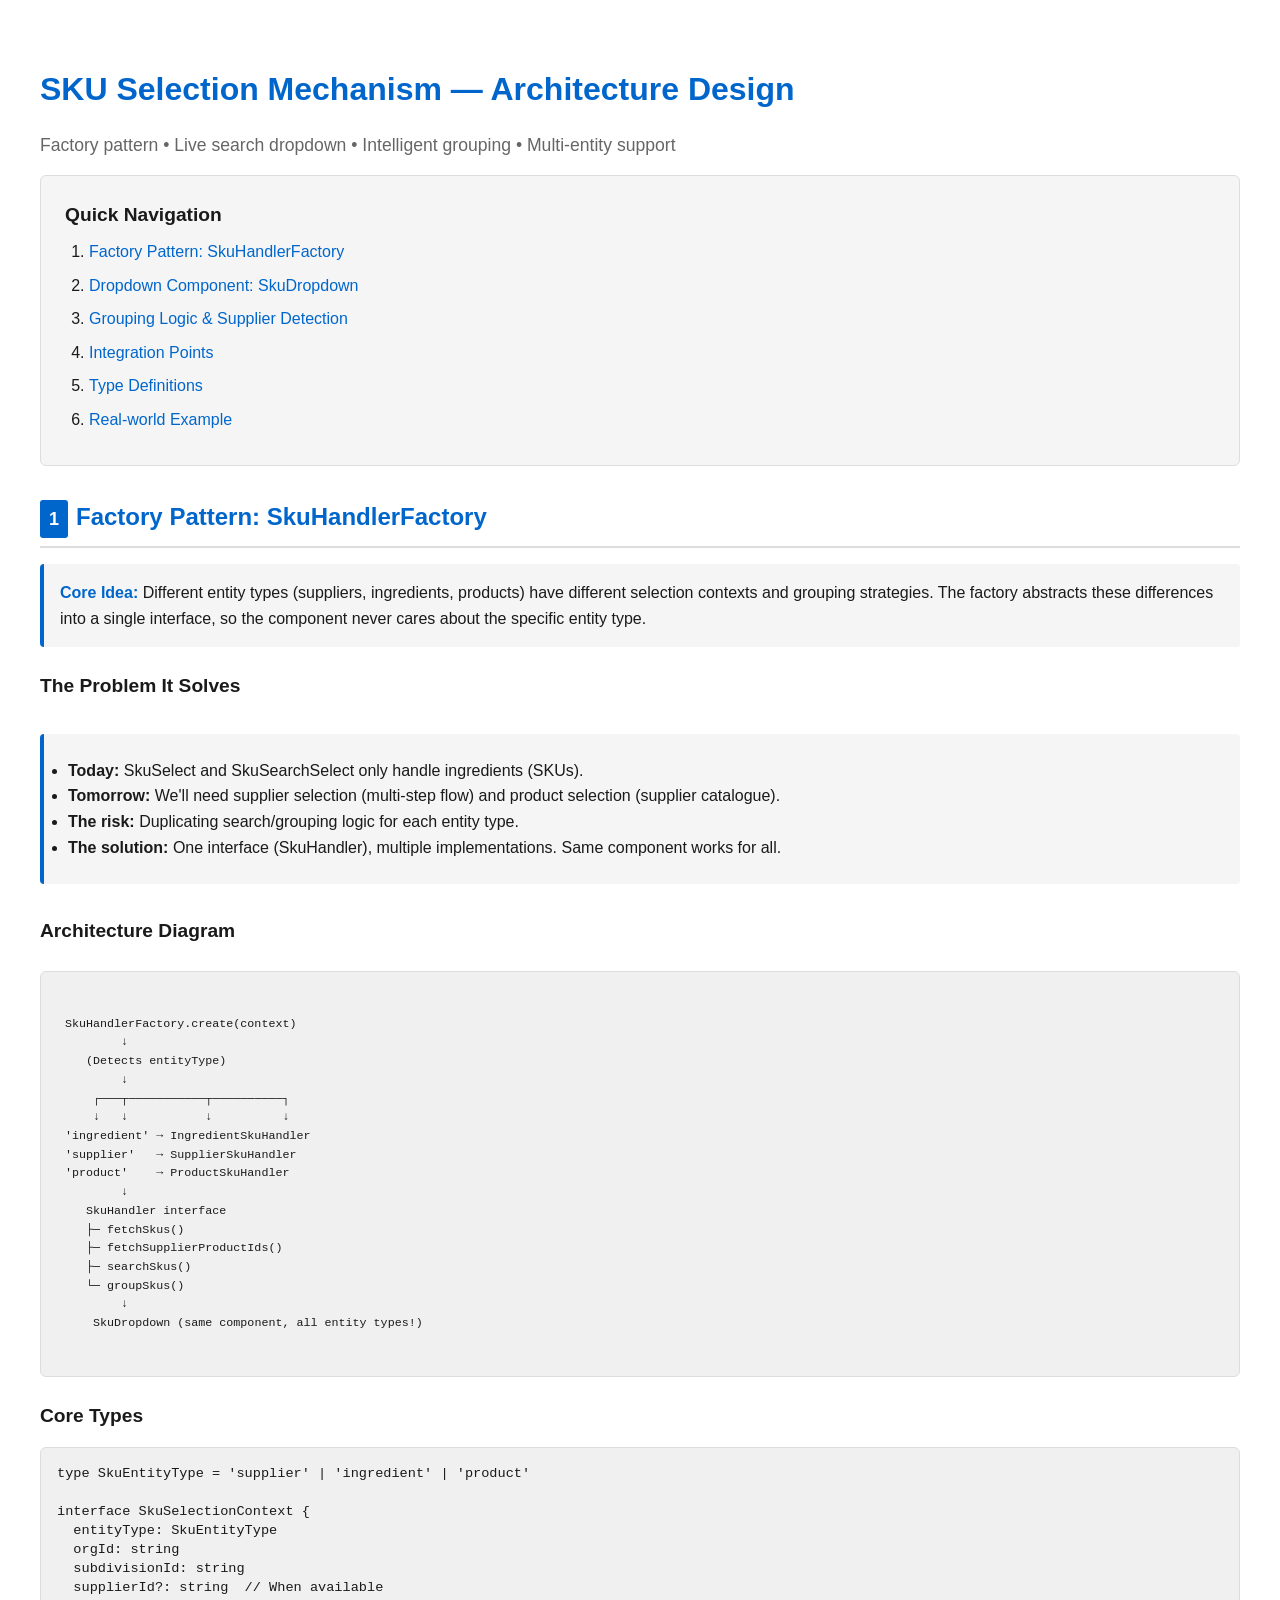
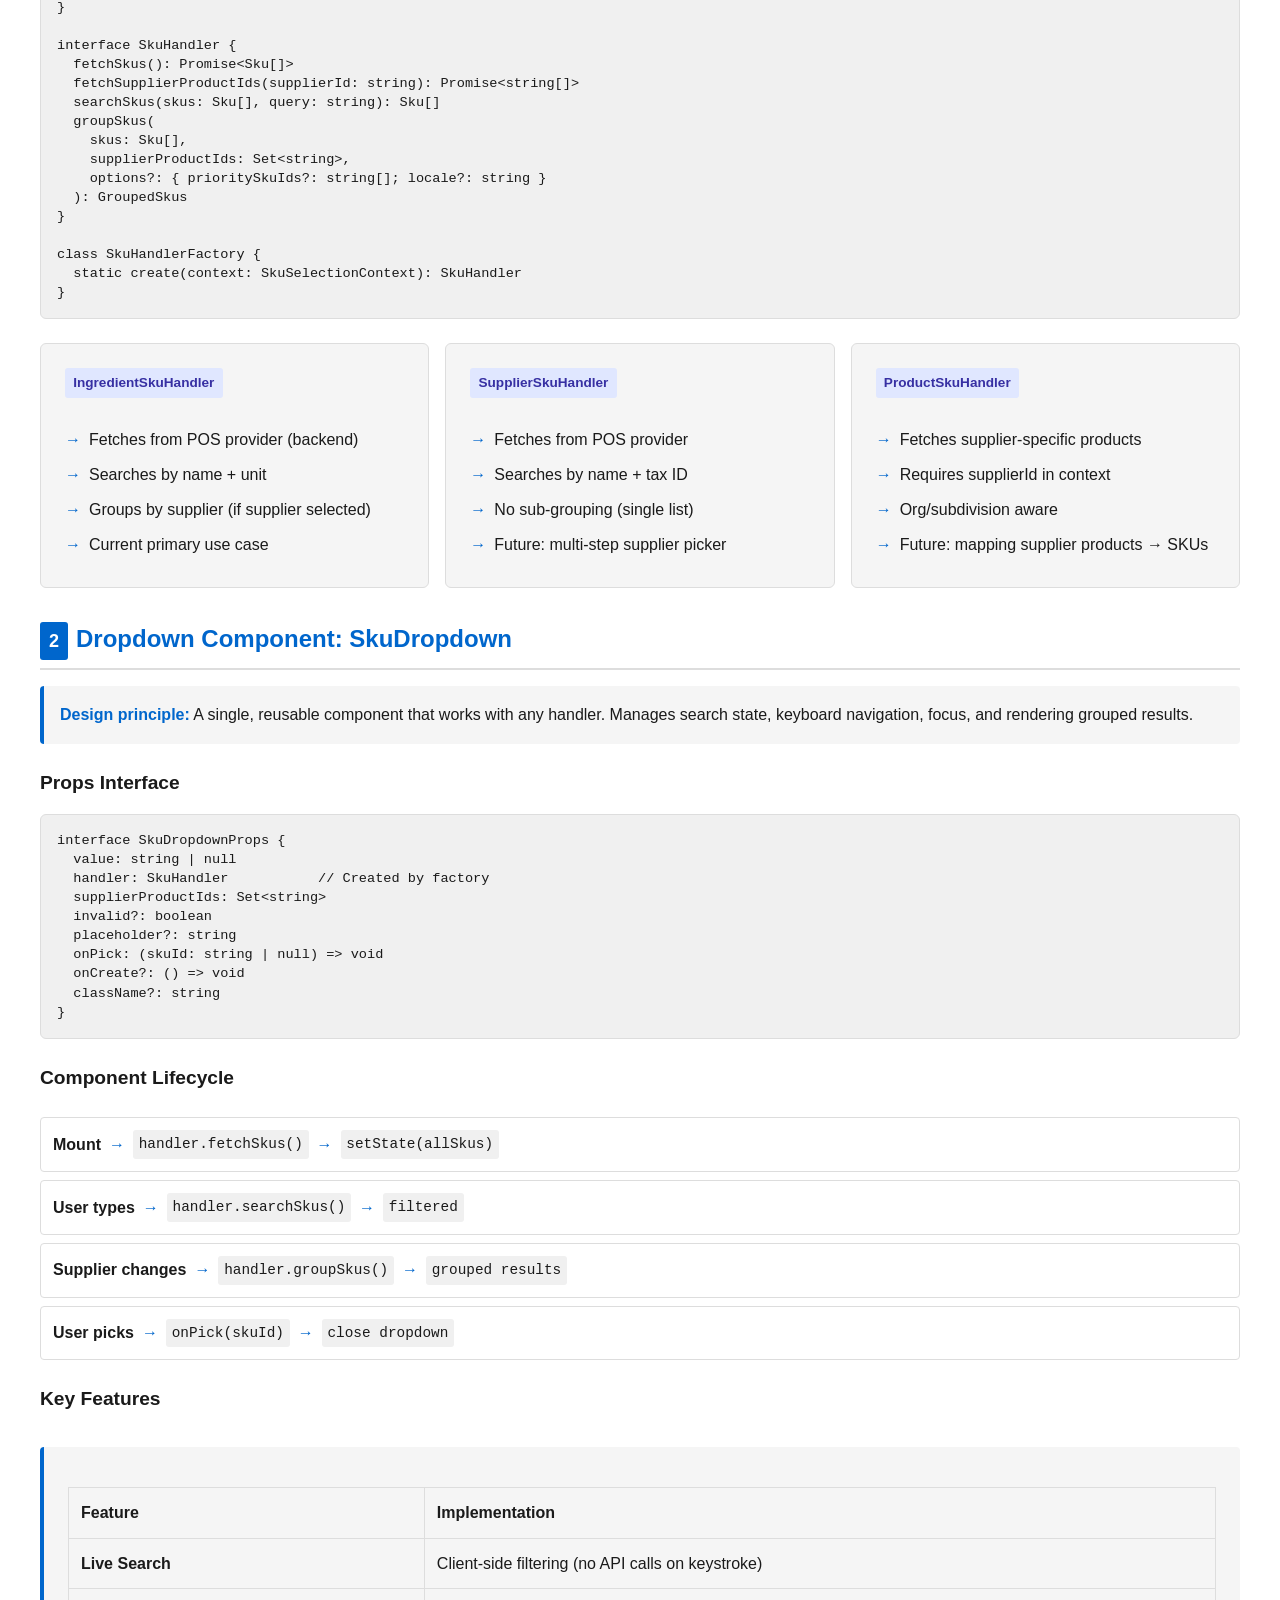
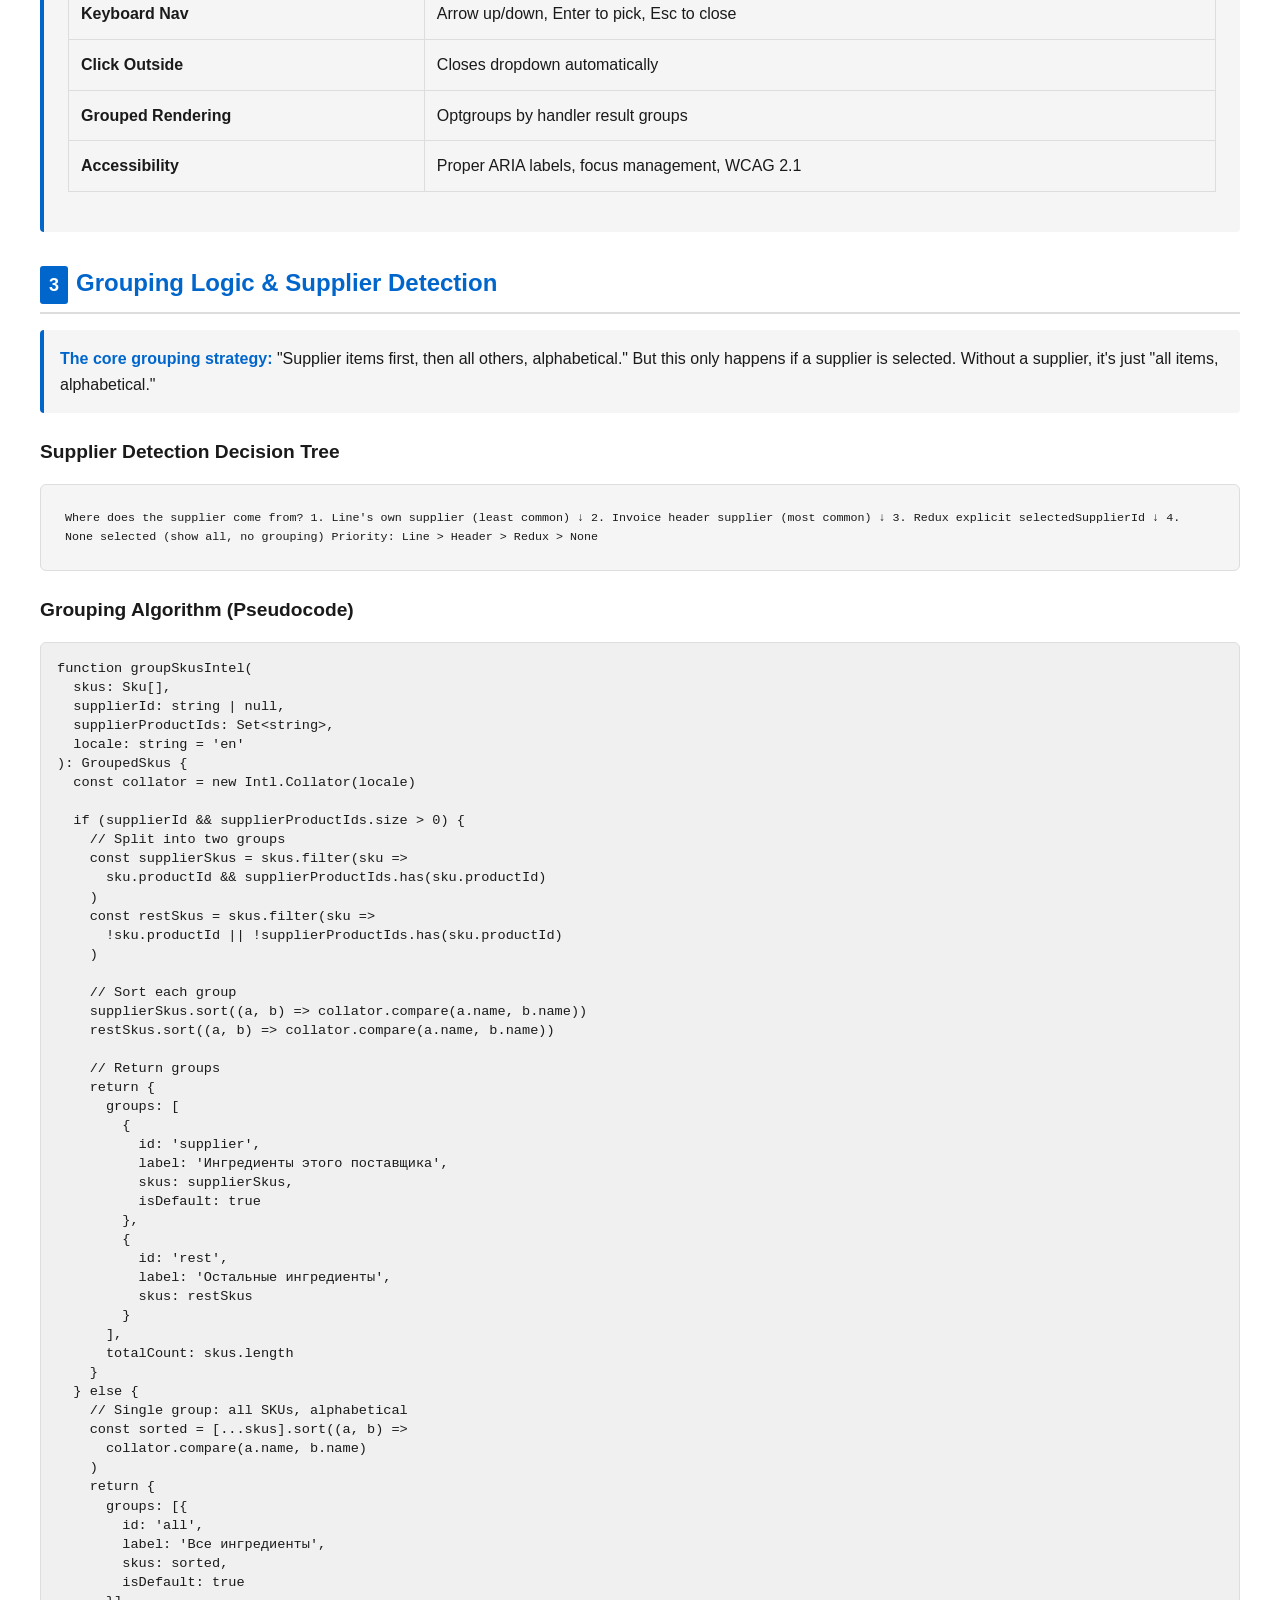
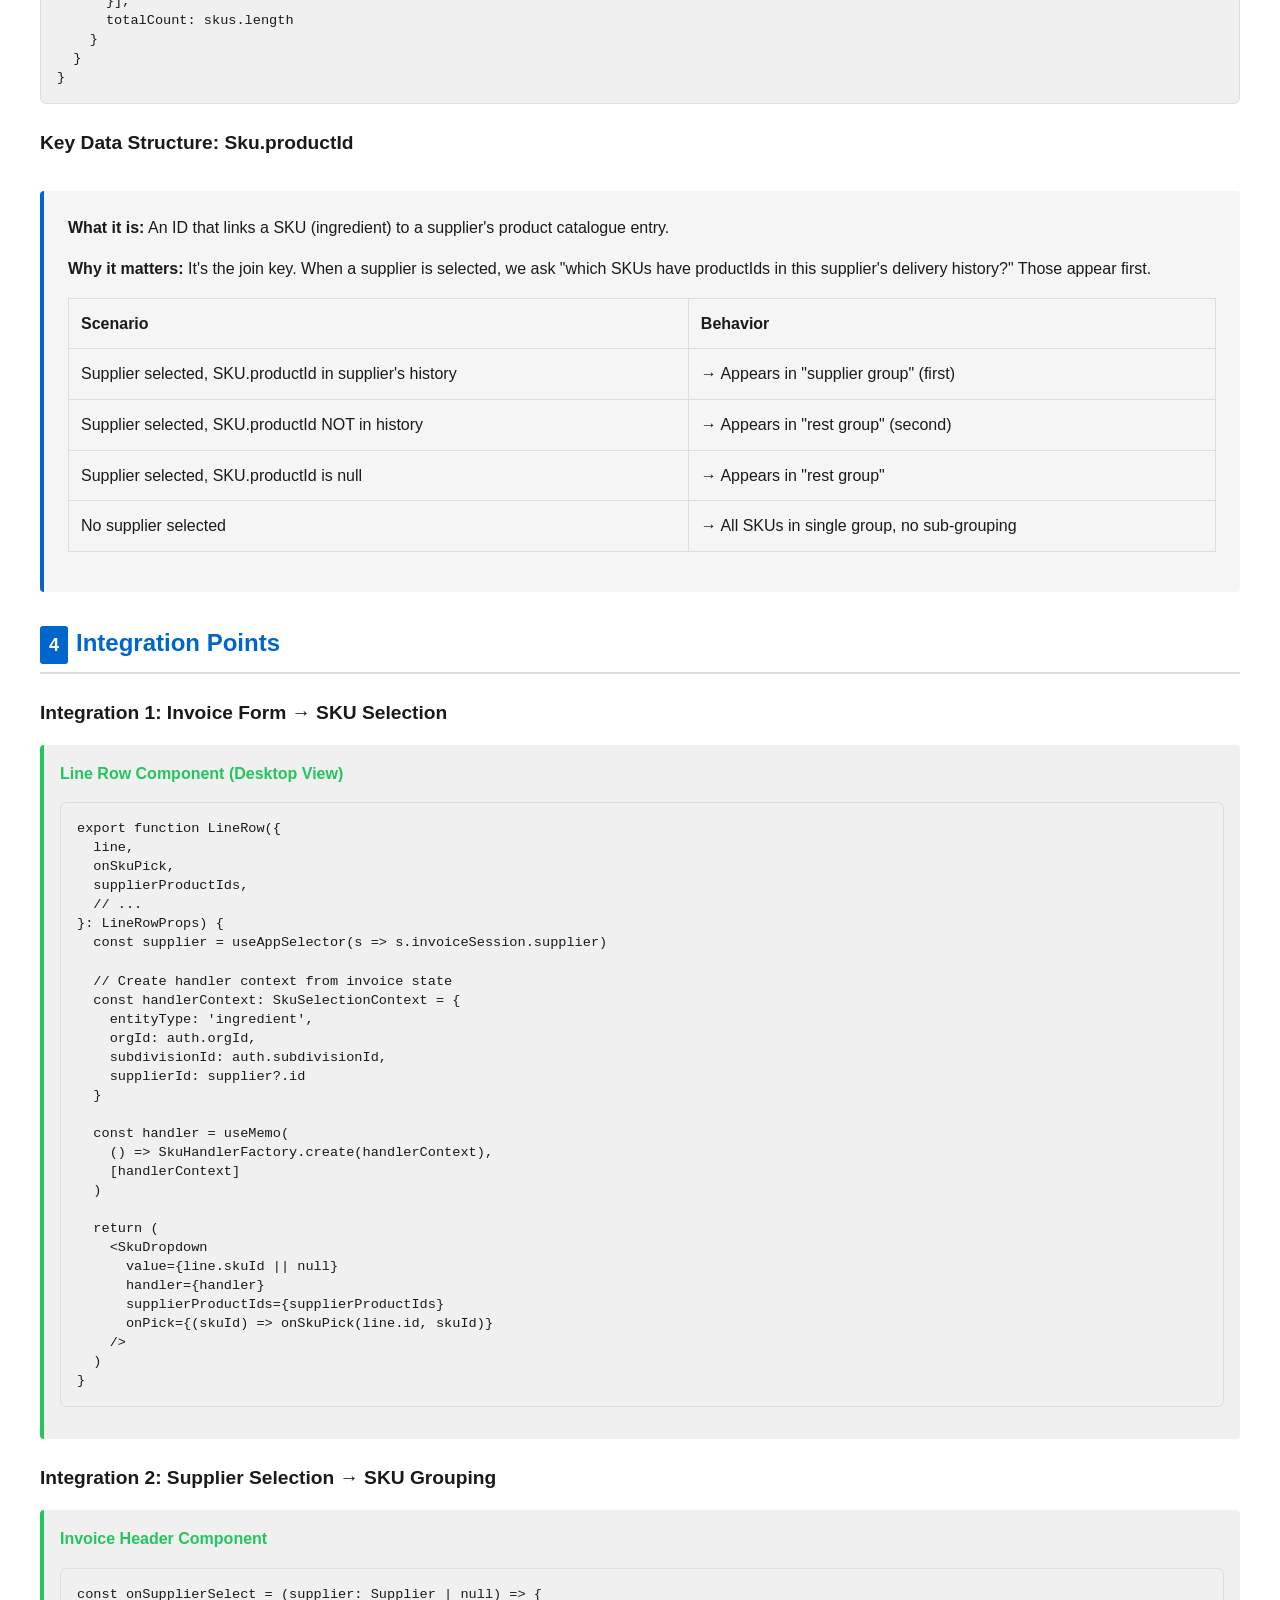
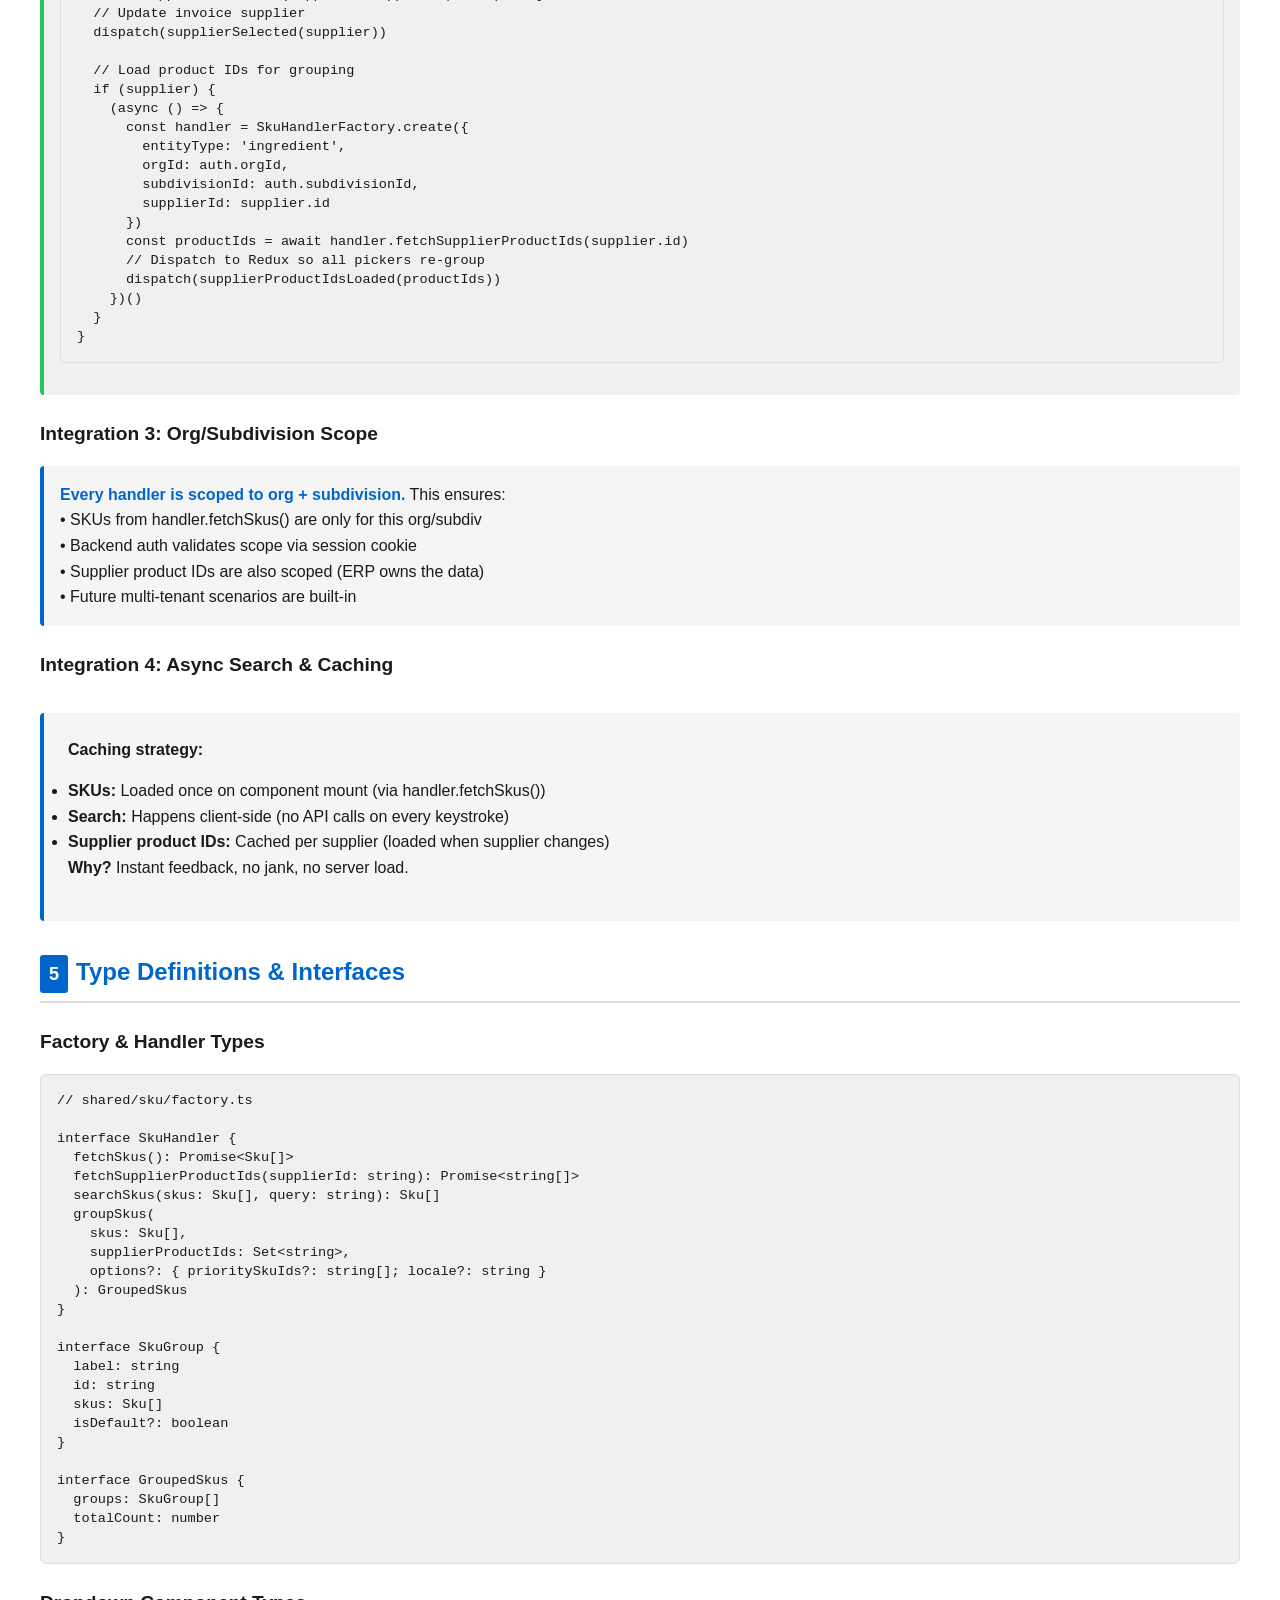
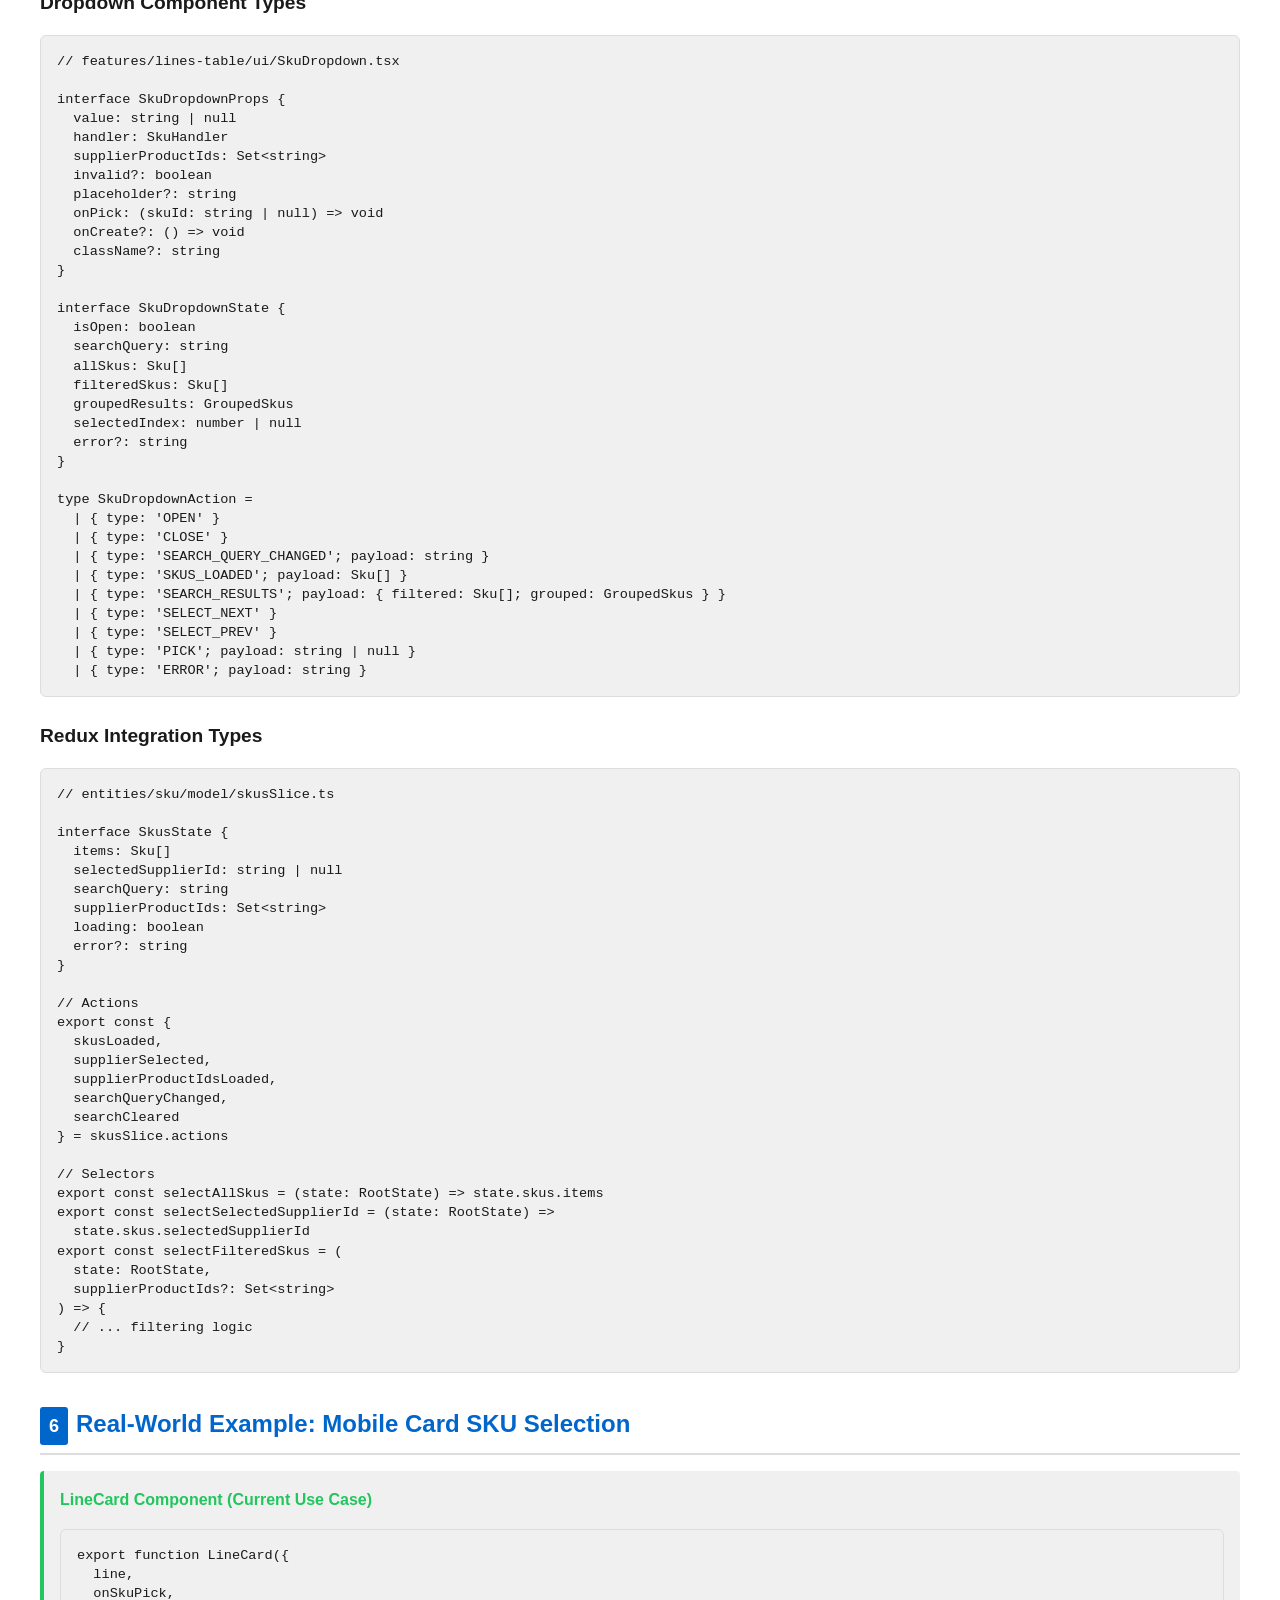
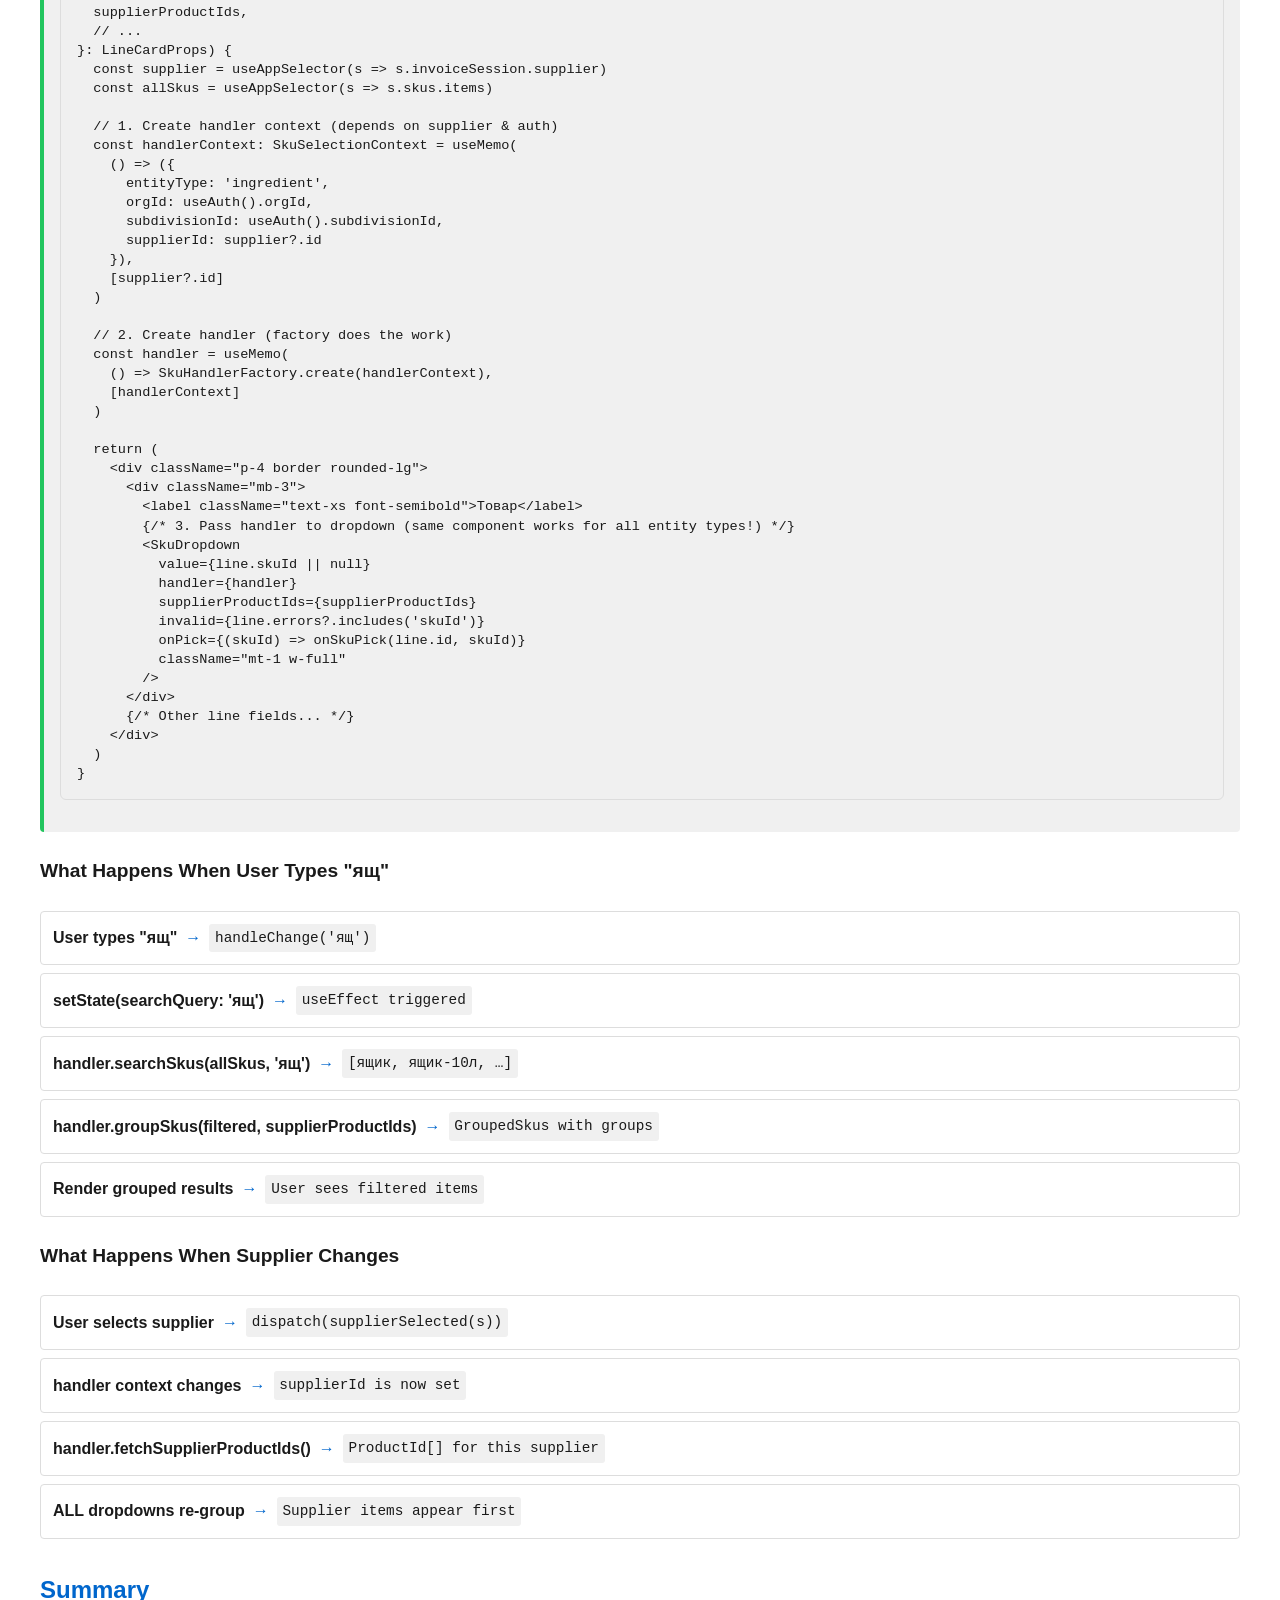
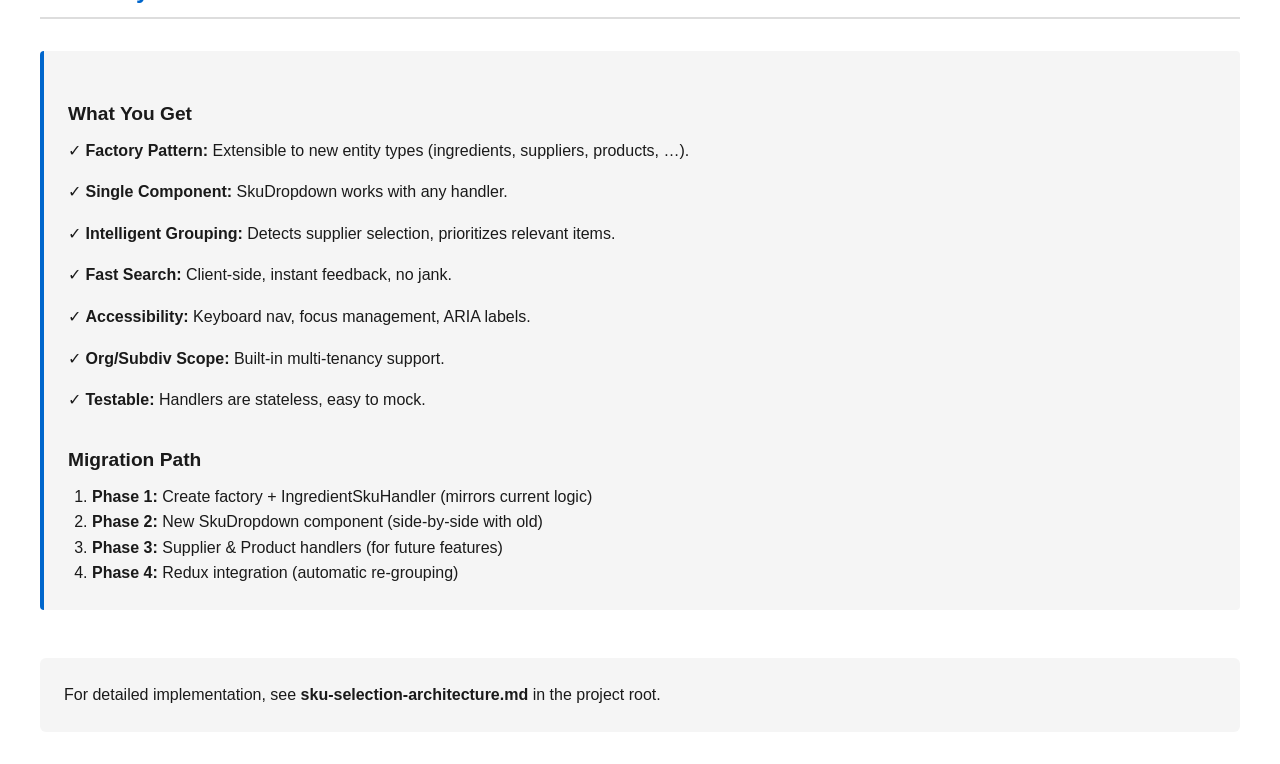
<file: archive/sku-design-artifact.html>
<!DOCTYPE html>
<html lang="en">
<head>
    <meta charset="UTF-8">
    <meta name="viewport" content="width=device-width, initial-scale=1.0">
    <title>SKU Selection Mechanism — Architecture Design</title>
    <style>
        * {
            margin: 0;
            padding: 0;
            box-sizing: border-box;
        }

        :root {
            --bg: #ffffff;
            --bg-alt: #f5f5f5;
            --text: #1a1a1a;
            --text-muted: #666;
            --border: #ddd;
            --accent: #0066cc;
            --code-bg: #f0f0f0;
            --success: #22c55e;
            --warn: #f59e0b;
        }

        @media (prefers-color-scheme: dark) {
            :root {
                --bg: #0a0a0a;
                --bg-alt: #1a1a1a;
                --text: #f0f0f0;
                --text-muted: #aaa;
                --border: #333;
                --accent: #66b2ff;
                --code-bg: #1a1a1a;
                --success: #22c55e;
                --warn: #f59e0b;
            }
        }

        body {
            font-family: -apple-system, BlinkMacSystemFont, 'Segoe UI', sans-serif;
            line-height: 1.6;
            color: var(--text);
            background-color: var(--bg);
            padding: 2rem;
        }

        .container {
            max-width: 1200px;
            margin: 0 auto;
        }

        h1 {
            font-size: 2em;
            margin: 2rem 0 1rem;
            color: var(--accent);
        }

        h2 {
            font-size: 1.5em;
            margin: 2rem 0 1rem;
            color: var(--accent);
            border-bottom: 2px solid var(--border);
            padding-bottom: 0.5rem;
        }

        h3 {
            font-size: 1.2em;
            margin: 1.5rem 0 0.5rem;
        }

        p {
            margin-bottom: 1rem;
            color: var(--text);
        }

        code {
            background-color: var(--code-bg);
            padding: 0.2em 0.4em;
            border-radius: 3px;
            font-family: 'Monaco', 'Menlo', monospace;
            font-size: 0.9em;
        }

        pre {
            background-color: var(--code-bg);
            border: 1px solid var(--border);
            border-radius: 6px;
            padding: 1rem;
            overflow-x: auto;
            margin: 1rem 0;
            font-size: 0.85em;
            line-height: 1.4;
        }

        pre code {
            background: none;
            padding: 0;
            font-size: 1em;
        }

        .section {
            margin: 2rem 0;
            padding: 1.5rem;
            background-color: var(--bg-alt);
            border-left: 4px solid var(--accent);
            border-radius: 4px;
        }

        .diagram {
            background-color: var(--code-bg);
            border: 1px solid var(--border);
            border-radius: 6px;
            padding: 1.5rem;
            margin: 1.5rem 0;
            font-family: monospace;
            white-space: pre-wrap;
            word-wrap: break-word;
            font-size: 0.9em;
            color: var(--text);
        }

        .flow-chart {
            margin: 1.5rem 0;
        }

        .flow-item {
            display: flex;
            align-items: center;
            margin: 0.5rem 0;
            padding: 0.75rem;
            background-color: var(--bg);
            border: 1px solid var(--border);
            border-radius: 4px;
        }

        .flow-arrow {
            display: inline-block;
            margin: 0 0.5rem;
            color: var(--accent);
            font-weight: bold;
        }

        .highlight {
            background-color: var(--warn);
            color: var(--text);
            padding: 0.2em 0.4em;
            border-radius: 3px;
            font-weight: 500;
        }

        .badge {
            display: inline-block;
            padding: 0.3em 0.6em;
            border-radius: 3px;
            font-size: 0.85em;
            font-weight: 600;
            margin-right: 0.5rem;
            margin-bottom: 0.5rem;
        }

        .badge-factory {
            background-color: #e0e7ff;
            color: #3730a3;
        }

        .badge-dropdown {
            background-color: #d1fae5;
            color: #065f46;
        }

        .badge-grouping {
            background-color: #fce7f3;
            color: #831843;
        }

        .badge-integration {
            background-color: #fef3c7;
            color: #78350f;
        }

        .structure {
            display: grid;
            grid-template-columns: repeat(auto-fit, minmax(250px, 1fr));
            gap: 1rem;
            margin: 1.5rem 0;
        }

        .card {
            background-color: var(--bg-alt);
            border: 1px solid var(--border);
            border-radius: 6px;
            padding: 1.5rem;
        }

        .card h4 {
            margin-bottom: 1rem;
            color: var(--accent);
        }

        .card ul {
            list-style: none;
            padding-left: 0;
        }

        .card li {
            padding: 0.3rem 0;
            padding-left: 1.5rem;
            position: relative;
        }

        .card li:before {
            content: "→";
            position: absolute;
            left: 0;
            color: var(--accent);
        }

        table {
            width: 100%;
            border-collapse: collapse;
            margin: 1rem 0;
        }

        th, td {
            border: 1px solid var(--border);
            padding: 0.75rem;
            text-align: left;
        }

        th {
            background-color: var(--bg-alt);
            font-weight: 600;
        }

        tr:nth-child(even) {
            background-color: var(--bg-alt);
        }

        .example {
            background-color: var(--code-bg);
            border-left: 4px solid var(--success);
            padding: 1rem;
            margin: 1rem 0;
            border-radius: 4px;
        }

        .example-title {
            font-weight: 600;
            color: var(--success);
            margin-bottom: 0.5rem;
        }

        .toc {
            background-color: var(--bg-alt);
            border: 1px solid var(--border);
            border-radius: 6px;
            padding: 1.5rem;
            margin-bottom: 2rem;
        }

        .toc h3 {
            margin-top: 0;
        }

        .toc ol {
            margin-left: 1.5rem;
        }

        .toc li {
            margin: 0.5rem 0;
        }

        .toc a {
            color: var(--accent);
            text-decoration: none;
        }

        .toc a:hover {
            text-decoration: underline;
        }

        .decision-tree {
            background-color: var(--bg-alt);
            border: 1px solid var(--border);
            border-radius: 6px;
            padding: 1.5rem;
            margin: 1rem 0;
            font-family: monospace;
            font-size: 0.9em;
        }

        .key-insight {
            background-color: var(--bg-alt);
            border-left: 4px solid var(--accent);
            padding: 1rem;
            margin: 1rem 0;
            border-radius: 4px;
        }

        .key-insight strong {
            color: var(--accent);
        }

        .section-badge {
            display: inline-block;
            padding: 0.25em 0.5em;
            background-color: var(--accent);
            color: white;
            border-radius: 3px;
            font-size: 0.75em;
            font-weight: 600;
            margin-right: 0.5rem;
        }

        @media print {
            body {
                background: white;
            }
            .section {
                page-break-inside: avoid;
            }
        }
    </style>
</head>
<body>
    <div class="container">
        <h1>SKU Selection Mechanism — Architecture Design</h1>
        <p style="color: var(--text-muted); font-size: 1.1em;">Factory pattern • Live search dropdown • Intelligent grouping • Multi-entity support</p>

        <div class="toc">
            <h3>Quick Navigation</h3>
            <ol>
                <li><a href="#factory">Factory Pattern: SkuHandlerFactory</a></li>
                <li><a href="#dropdown">Dropdown Component: SkuDropdown</a></li>
                <li><a href="#grouping">Grouping Logic & Supplier Detection</a></li>
                <li><a href="#integration">Integration Points</a></li>
                <li><a href="#types">Type Definitions</a></li>
                <li><a href="#example">Real-world Example</a></li>
            </ol>
        </div>

        <!-- FACTORY PATTERN -->
        <h2 id="factory"><span class="section-badge">1</span>Factory Pattern: SkuHandlerFactory</h2>

        <div class="key-insight">
            <strong>Core Idea:</strong> Different entity types (suppliers, ingredients, products) have different selection contexts and grouping strategies. The factory abstracts these differences into a single interface, so the component never cares about the specific entity type.
        </div>

        <h3>The Problem It Solves</h3>
        <div class="section">
            <ul>
                <li><strong>Today:</strong> SkuSelect and SkuSearchSelect only handle ingredients (SKUs).</li>
                <li><strong>Tomorrow:</strong> We'll need supplier selection (multi-step flow) and product selection (supplier catalogue).</li>
                <li><strong>The risk:</strong> Duplicating search/grouping logic for each entity type.</li>
                <li><strong>The solution:</strong> One interface (SkuHandler), multiple implementations. Same component works for all.</li>
            </ul>
        </div>

        <h3>Architecture Diagram</h3>
        <div class="diagram">
SkuHandlerFactory.create(context)
        ↓
   (Detects entityType)
        ↓
    ┌───┬───────────┬──────────┐
    ↓   ↓           ↓          ↓
'ingredient' → IngredientSkuHandler
'supplier'   → SupplierSkuHandler
'product'    → ProductSkuHandler
        ↓
   SkuHandler interface
   ├─ fetchSkus()
   ├─ fetchSupplierProductIds()
   ├─ searchSkus()
   └─ groupSkus()
        ↓
    SkuDropdown (same component, all entity types!)
        </div>

        <h3>Core Types</h3>
        <pre><code>type SkuEntityType = 'supplier' | 'ingredient' | 'product'

interface SkuSelectionContext {
  entityType: SkuEntityType
  orgId: string
  subdivisionId: string
  supplierId?: string  // When available
}

interface SkuHandler {
  fetchSkus(): Promise&lt;Sku[]&gt;
  fetchSupplierProductIds(supplierId: string): Promise&lt;string[]&gt;
  searchSkus(skus: Sku[], query: string): Sku[]
  groupSkus(
    skus: Sku[],
    supplierProductIds: Set&lt;string&gt;,
    options?: { prioritySkuIds?: string[]; locale?: string }
  ): GroupedSkus
}

class SkuHandlerFactory {
  static create(context: SkuSelectionContext): SkuHandler
}</code></pre>

        <div class="structure">
            <div class="card">
                <h4><span class="badge badge-factory">IngredientSkuHandler</span></h4>
                <ul>
                    <li>Fetches from POS provider (backend)</li>
                    <li>Searches by name + unit</li>
                    <li>Groups by supplier (if supplier selected)</li>
                    <li>Current primary use case</li>
                </ul>
            </div>

            <div class="card">
                <h4><span class="badge badge-factory">SupplierSkuHandler</span></h4>
                <ul>
                    <li>Fetches from POS provider</li>
                    <li>Searches by name + tax ID</li>
                    <li>No sub-grouping (single list)</li>
                    <li>Future: multi-step supplier picker</li>
                </ul>
            </div>

            <div class="card">
                <h4><span class="badge badge-factory">ProductSkuHandler</span></h4>
                <ul>
                    <li>Fetches supplier-specific products</li>
                    <li>Requires supplierId in context</li>
                    <li>Org/subdivision aware</li>
                    <li>Future: mapping supplier products → SKUs</li>
                </ul>
            </div>
        </div>

        <!-- DROPDOWN COMPONENT -->
        <h2 id="dropdown"><span class="section-badge">2</span>Dropdown Component: SkuDropdown</h2>

        <div class="key-insight">
            <strong>Design principle:</strong> A single, reusable component that works with any handler. Manages search state, keyboard navigation, focus, and rendering grouped results.
        </div>

        <h3>Props Interface</h3>
        <pre><code>interface SkuDropdownProps {
  value: string | null
  handler: SkuHandler           // Created by factory
  supplierProductIds: Set&lt;string&gt;
  invalid?: boolean
  placeholder?: string
  onPick: (skuId: string | null) =&gt; void
  onCreate?: () => void
  className?: string
}</code></pre>

        <h3>Component Lifecycle</h3>
        <div class="flow-chart">
            <div class="flow-item">
                <strong>Mount</strong>
                <span class="flow-arrow">→</span>
                <code>handler.fetchSkus()</code>
                <span class="flow-arrow">→</span>
                <code>setState(allSkus)</code>
            </div>
            <div class="flow-item">
                <strong>User types</strong>
                <span class="flow-arrow">→</span>
                <code>handler.searchSkus()</code>
                <span class="flow-arrow">→</span>
                <code>filtered</code>
            </div>
            <div class="flow-item">
                <strong>Supplier changes</strong>
                <span class="flow-arrow">→</span>
                <code>handler.groupSkus()</code>
                <span class="flow-arrow">→</span>
                <code>grouped results</code>
            </div>
            <div class="flow-item">
                <strong>User picks</strong>
                <span class="flow-arrow">→</span>
                <code>onPick(skuId)</code>
                <span class="flow-arrow">→</span>
                <code>close dropdown</code>
            </div>
        </div>

        <h3>Key Features</h3>
        <div class="section">
            <table>
                <tr>
                    <th>Feature</th>
                    <th>Implementation</th>
                </tr>
                <tr>
                    <td><strong>Live Search</strong></td>
                    <td>Client-side filtering (no API calls on keystroke)</td>
                </tr>
                <tr>
                    <td><strong>Keyboard Nav</strong></td>
                    <td>Arrow up/down, Enter to pick, Esc to close</td>
                </tr>
                <tr>
                    <td><strong>Click Outside</strong></td>
                    <td>Closes dropdown automatically</td>
                </tr>
                <tr>
                    <td><strong>Grouped Rendering</strong></td>
                    <td>Optgroups by handler result groups</td>
                </tr>
                <tr>
                    <td><strong>Accessibility</strong></td>
                    <td>Proper ARIA labels, focus management, WCAG 2.1</td>
                </tr>
            </table>
        </div>

        <!-- GROUPING LOGIC -->
        <h2 id="grouping"><span class="section-badge">3</span>Grouping Logic & Supplier Detection</h2>

        <div class="key-insight">
            <strong>The core grouping strategy:</strong> "Supplier items first, then all others, alphabetical." But this only happens if a supplier is selected. Without a supplier, it's just "all items, alphabetical."
        </div>

        <h3>Supplier Detection Decision Tree</h3>
        <div class="decision-tree">
Where does the supplier come from?

1. Line's own supplier (least common)
   ↓
2. Invoice header supplier (most common)
   ↓
3. Redux explicit selectedSupplierId
   ↓
4. None selected (show all, no grouping)

Priority: Line > Header > Redux > None
        </div>

        <h3>Grouping Algorithm (Pseudocode)</h3>
        <pre><code>function groupSkusIntel(
  skus: Sku[],
  supplierId: string | null,
  supplierProductIds: Set&lt;string&gt;,
  locale: string = 'en'
): GroupedSkus {
  const collator = new Intl.Collator(locale)

  if (supplierId && supplierProductIds.size > 0) {
    // Split into two groups
    const supplierSkus = skus.filter(sku =>
      sku.productId && supplierProductIds.has(sku.productId)
    )
    const restSkus = skus.filter(sku =>
      !sku.productId || !supplierProductIds.has(sku.productId)
    )

    // Sort each group
    supplierSkus.sort((a, b) => collator.compare(a.name, b.name))
    restSkus.sort((a, b) => collator.compare(a.name, b.name))

    // Return groups
    return {
      groups: [
        {
          id: 'supplier',
          label: 'Ингредиенты этого поставщика',
          skus: supplierSkus,
          isDefault: true
        },
        {
          id: 'rest',
          label: 'Остальные ингредиенты',
          skus: restSkus
        }
      ],
      totalCount: skus.length
    }
  } else {
    // Single group: all SKUs, alphabetical
    const sorted = [...skus].sort((a, b) =>
      collator.compare(a.name, b.name)
    )
    return {
      groups: [{
        id: 'all',
        label: 'Все ингредиенты',
        skus: sorted,
        isDefault: true
      }],
      totalCount: skus.length
    }
  }
}</code></pre>

        <h3>Key Data Structure: Sku.productId</h3>
        <div class="section">
            <p><strong>What it is:</strong> An ID that links a SKU (ingredient) to a supplier's product catalogue entry.</p>
            <p><strong>Why it matters:</strong> It's the join key. When a supplier is selected, we ask "which SKUs have productIds in this supplier's delivery history?" Those appear first.</p>
            <table>
                <tr>
                    <th>Scenario</th>
                    <th>Behavior</th>
                </tr>
                <tr>
                    <td>Supplier selected, SKU.productId in supplier's history</td>
                    <td>→ Appears in "supplier group" (first)</td>
                </tr>
                <tr>
                    <td>Supplier selected, SKU.productId NOT in history</td>
                    <td>→ Appears in "rest group" (second)</td>
                </tr>
                <tr>
                    <td>Supplier selected, SKU.productId is null</td>
                    <td>→ Appears in "rest group"</td>
                </tr>
                <tr>
                    <td>No supplier selected</td>
                    <td>→ All SKUs in single group, no sub-grouping</td>
                </tr>
            </table>
        </div>

        <!-- INTEGRATION POINTS -->
        <h2 id="integration"><span class="section-badge">4</span>Integration Points</h2>

        <h3>Integration 1: Invoice Form → SKU Selection</h3>
        <div class="example">
            <div class="example-title">Line Row Component (Desktop View)</div>
            <pre><code>export function LineRow({
  line,
  onSkuPick,
  supplierProductIds,
  // ...
}: LineRowProps) {
  const supplier = useAppSelector(s => s.invoiceSession.supplier)

  // Create handler context from invoice state
  const handlerContext: SkuSelectionContext = {
    entityType: 'ingredient',
    orgId: auth.orgId,
    subdivisionId: auth.subdivisionId,
    supplierId: supplier?.id
  }

  const handler = useMemo(
    () => SkuHandlerFactory.create(handlerContext),
    [handlerContext]
  )

  return (
    &lt;SkuDropdown
      value={line.skuId || null}
      handler={handler}
      supplierProductIds={supplierProductIds}
      onPick={(skuId) => onSkuPick(line.id, skuId)}
    /&gt;
  )
}</code></pre>
        </div>

        <h3>Integration 2: Supplier Selection → SKU Grouping</h3>
        <div class="example">
            <div class="example-title">Invoice Header Component</div>
            <pre><code>const onSupplierSelect = (supplier: Supplier | null) => {
  // Update invoice supplier
  dispatch(supplierSelected(supplier))

  // Load product IDs for grouping
  if (supplier) {
    (async () => {
      const handler = SkuHandlerFactory.create({
        entityType: 'ingredient',
        orgId: auth.orgId,
        subdivisionId: auth.subdivisionId,
        supplierId: supplier.id
      })
      const productIds = await handler.fetchSupplierProductIds(supplier.id)
      // Dispatch to Redux so all pickers re-group
      dispatch(supplierProductIdsLoaded(productIds))
    })()
  }
}</code></pre>
        </div>

        <h3>Integration 3: Org/Subdivision Scope</h3>
        <div class="key-insight">
            <strong>Every handler is scoped to org + subdivision.</strong> This ensures:<br>
            • SKUs from handler.fetchSkus() are only for this org/subdiv<br>
            • Backend auth validates scope via session cookie<br>
            • Supplier product IDs are also scoped (ERP owns the data)<br>
            • Future multi-tenant scenarios are built-in
        </div>

        <h3>Integration 4: Async Search & Caching</h3>
        <div class="section">
            <p><strong>Caching strategy:</strong></p>
            <ul>
                <li><strong>SKUs:</strong> Loaded once on component mount (via handler.fetchSkus())</li>
                <li><strong>Search:</strong> Happens client-side (no API calls on every keystroke)</li>
                <li><strong>Supplier product IDs:</strong> Cached per supplier (loaded when supplier changes)</li>
            </ul>
            <p><strong>Why?</strong> Instant feedback, no jank, no server load.</p>
        </div>

        <!-- TYPE DEFINITIONS -->
        <h2 id="types"><span class="section-badge">5</span>Type Definitions & Interfaces</h2>

        <h3>Factory & Handler Types</h3>
        <pre><code>// shared/sku/factory.ts

interface SkuHandler {
  fetchSkus(): Promise&lt;Sku[]&gt;
  fetchSupplierProductIds(supplierId: string): Promise&lt;string[]&gt;
  searchSkus(skus: Sku[], query: string): Sku[]
  groupSkus(
    skus: Sku[],
    supplierProductIds: Set&lt;string&gt;,
    options?: { prioritySkuIds?: string[]; locale?: string }
  ): GroupedSkus
}

interface SkuGroup {
  label: string
  id: string
  skus: Sku[]
  isDefault?: boolean
}

interface GroupedSkus {
  groups: SkuGroup[]
  totalCount: number
}</code></pre>

        <h3>Dropdown Component Types</h3>
        <pre><code>// features/lines-table/ui/SkuDropdown.tsx

interface SkuDropdownProps {
  value: string | null
  handler: SkuHandler
  supplierProductIds: Set&lt;string&gt;
  invalid?: boolean
  placeholder?: string
  onPick: (skuId: string | null) => void
  onCreate?: () => void
  className?: string
}

interface SkuDropdownState {
  isOpen: boolean
  searchQuery: string
  allSkus: Sku[]
  filteredSkus: Sku[]
  groupedResults: GroupedSkus
  selectedIndex: number | null
  error?: string
}

type SkuDropdownAction =
  | { type: 'OPEN' }
  | { type: 'CLOSE' }
  | { type: 'SEARCH_QUERY_CHANGED'; payload: string }
  | { type: 'SKUS_LOADED'; payload: Sku[] }
  | { type: 'SEARCH_RESULTS'; payload: { filtered: Sku[]; grouped: GroupedSkus } }
  | { type: 'SELECT_NEXT' }
  | { type: 'SELECT_PREV' }
  | { type: 'PICK'; payload: string | null }
  | { type: 'ERROR'; payload: string }</code></pre>

        <h3>Redux Integration Types</h3>
        <pre><code>// entities/sku/model/skusSlice.ts

interface SkusState {
  items: Sku[]
  selectedSupplierId: string | null
  searchQuery: string
  supplierProductIds: Set&lt;string&gt;
  loading: boolean
  error?: string
}

// Actions
export const {
  skusLoaded,
  supplierSelected,
  supplierProductIdsLoaded,
  searchQueryChanged,
  searchCleared
} = skusSlice.actions

// Selectors
export const selectAllSkus = (state: RootState) => state.skus.items
export const selectSelectedSupplierId = (state: RootState) =>
  state.skus.selectedSupplierId
export const selectFilteredSkus = (
  state: RootState,
  supplierProductIds?: Set&lt;string&gt;
) => {
  // ... filtering logic
}</code></pre>

        <!-- REAL-WORLD EXAMPLE -->
        <h2 id="example"><span class="section-badge">6</span>Real-World Example: Mobile Card SKU Selection</h2>

        <div class="example">
            <div class="example-title">LineCard Component (Current Use Case)</div>
            <pre><code>export function LineCard({
  line,
  onSkuPick,
  supplierProductIds,
  // ...
}: LineCardProps) {
  const supplier = useAppSelector(s => s.invoiceSession.supplier)
  const allSkus = useAppSelector(s => s.skus.items)

  // 1. Create handler context (depends on supplier & auth)
  const handlerContext: SkuSelectionContext = useMemo(
    () => ({
      entityType: 'ingredient',
      orgId: useAuth().orgId,
      subdivisionId: useAuth().subdivisionId,
      supplierId: supplier?.id
    }),
    [supplier?.id]
  )

  // 2. Create handler (factory does the work)
  const handler = useMemo(
    () => SkuHandlerFactory.create(handlerContext),
    [handlerContext]
  )

  return (
    &lt;div className="p-4 border rounded-lg"&gt;
      &lt;div className="mb-3"&gt;
        &lt;label className="text-xs font-semibold"&gt;Товар&lt;/label&gt;
        {/* 3. Pass handler to dropdown (same component works for all entity types!) */}
        &lt;SkuDropdown
          value={line.skuId || null}
          handler={handler}
          supplierProductIds={supplierProductIds}
          invalid={line.errors?.includes('skuId')}
          onPick={(skuId) => onSkuPick(line.id, skuId)}
          className="mt-1 w-full"
        /&gt;
      &lt;/div&gt;
      {/* Other line fields... */}
    &lt;/div&gt;
  )
}</code></pre>
        </div>

        <h3>What Happens When User Types "ящ"</h3>
        <div class="flow-chart">
            <div class="flow-item">
                <strong>User types "ящ"</strong>
                <span class="flow-arrow">→</span>
                <code>handleChange('ящ')</code>
            </div>
            <div class="flow-item">
                <strong>setState(searchQuery: 'ящ')</strong>
                <span class="flow-arrow">→</span>
                <code>useEffect triggered</code>
            </div>
            <div class="flow-item">
                <strong>handler.searchSkus(allSkus, 'ящ')</strong>
                <span class="flow-arrow">→</span>
                <code>[ящик, ящик-10л, …]</code>
            </div>
            <div class="flow-item">
                <strong>handler.groupSkus(filtered, supplierProductIds)</strong>
                <span class="flow-arrow">→</span>
                <code>GroupedSkus with groups</code>
            </div>
            <div class="flow-item">
                <strong>Render grouped results</strong>
                <span class="flow-arrow">→</span>
                <code>User sees filtered items</code>
            </div>
        </div>

        <h3>What Happens When Supplier Changes</h3>
        <div class="flow-chart">
            <div class="flow-item">
                <strong>User selects supplier</strong>
                <span class="flow-arrow">→</span>
                <code>dispatch(supplierSelected(s))</code>
            </div>
            <div class="flow-item">
                <strong>handler context changes</strong>
                <span class="flow-arrow">→</span>
                <code>supplierId is now set</code>
            </div>
            <div class="flow-item">
                <strong>handler.fetchSupplierProductIds()</strong>
                <span class="flow-arrow">→</span>
                <code>ProductId[] for this supplier</code>
            </div>
            <div class="flow-item">
                <strong>ALL dropdowns re-group</strong>
                <span class="flow-arrow">→</span>
                <code>Supplier items appear first</code>
            </div>
        </div>

        <!-- CLOSING SECTION -->
        <h2>Summary</h2>
        <div class="section">
            <h3>What You Get</h3>
            <ul style="list-style: none; padding: 0;">
                <li style="margin-bottom: 1rem;">✓ <strong>Factory Pattern:</strong> Extensible to new entity types (ingredients, suppliers, products, …).</li>
                <li style="margin-bottom: 1rem;">✓ <strong>Single Component:</strong> SkuDropdown works with any handler.</li>
                <li style="margin-bottom: 1rem;">✓ <strong>Intelligent Grouping:</strong> Detects supplier selection, prioritizes relevant items.</li>
                <li style="margin-bottom: 1rem;">✓ <strong>Fast Search:</strong> Client-side, instant feedback, no jank.</li>
                <li style="margin-bottom: 1rem;">✓ <strong>Accessibility:</strong> Keyboard nav, focus management, ARIA labels.</li>
                <li style="margin-bottom: 1rem;">✓ <strong>Org/Subdiv Scope:</strong> Built-in multi-tenancy support.</li>
                <li>✓ <strong>Testable:</strong> Handlers are stateless, easy to mock.</li>
            </ul>

            <h3 style="margin-top: 2rem;">Migration Path</h3>
            <ol style="padding-left: 1.5rem;">
                <li><strong>Phase 1:</strong> Create factory + IngredientSkuHandler (mirrors current logic)</li>
                <li><strong>Phase 2:</strong> New SkuDropdown component (side-by-side with old)</li>
                <li><strong>Phase 3:</strong> Supplier & Product handlers (for future features)</li>
                <li><strong>Phase 4:</strong> Redux integration (automatic re-grouping)</li>
            </ol>
        </div>

        <div style="margin-top: 3rem; padding: 1.5rem; background-color: var(--bg-alt); border-radius: 6px; color: var(--text-muted);">
            <p style="margin: 0;">For detailed implementation, see <strong>sku-selection-architecture.md</strong> in the project root.</p>
        </div>
    </div>
</body>
</html>
</file>
<file: prototype/assets/styles.css>
/* =========================================================================
 * LCOS Prototype — styles
 * Design tokens inherited 1:1 from mvp.fe/src/index.css (@theme) so the
 * prototype reads as the real product. Light theme only. Mobile-first.
 * ========================================================================= */

:root {
  --color-page: #f4f5f7;
  --color-panel: #ffffff;
  --color-line: #e2e5ea;
  --color-line-strong: #cdd2da;
  --color-ink: #1c2128;
  --color-muted: #69707d;
  --color-accent: #2f6df0;
  --color-accent-strong: #245fd6;
  --color-accent-soft: #e7f0ff;
  --color-good: #1a9b56;
  --color-good-soft: #e3f6ec;
  --color-warn: #c47f0a;
  --color-warn-soft: #fcf2db;
  --color-danger: #d23b3b;
  --color-danger-soft: #fdecec;
  --color-info: #0d8a8a;
  --color-info-soft: #d9f3f3;

  --font-sans: -apple-system, "Segoe UI", Roboto, Helvetica, Arial, sans-serif;
  --shadow-card: 0 1px 3px rgba(20, 30, 50, .08), 0 4px 16px rgba(20, 30, 50, .06);
  --shadow-pop: 0 8px 28px rgba(20, 30, 50, .16);
  --radius: 10px;
  --sidebar-w: 230px;

  --safe-top: env(safe-area-inset-top, 0px);
  --safe-bottom: env(safe-area-inset-bottom, 0px);
}

* { box-sizing: border-box; margin: 0; padding: 0; }
html, body { height: 100%; }
body {
  background: var(--color-page);
  color: var(--color-ink);
  font: 14px/1.45 var(--font-sans);
  -webkit-font-smoothing: antialiased;
  text-rendering: optimizeLegibility;
}
button { font: inherit; cursor: pointer; }
a { color: inherit; text-decoration: none; }
input, textarea, select { font: inherit; color: inherit; }
::selection { background: var(--color-accent-soft); }

/* ---- app shell ----------------------------------------------------------- */
.app { display: flex; flex-direction: column; min-height: 100dvh; }

/* Sidebar (desktop) */
.sidebar { display: none; }

/* Topbar (mobile) */
.topbar {
  position: sticky; top: 0; z-index: 30;
  display: flex; align-items: center; gap: 10px;
  padding: max(10px, var(--safe-top)) 14px 10px;
  background: rgba(255, 255, 255, .95);
  backdrop-filter: blur(8px);
  border-bottom: 1px solid var(--color-line);
}
.topbar .brand { font-size: 15px; }
.topbar__title { font-weight: 600; font-size: 15px; margin-left: 2px; }
.topbar__spacer { flex: 1; }

.brand { font-weight: 800; letter-spacing: -.02em; }
.brand em { color: var(--color-accent); font-style: normal; }

/* icon button */
.iconbtn {
  display: inline-flex; align-items: center; justify-content: center;
  width: 40px; height: 40px; border-radius: 10px;
  border: 1px solid transparent; background: transparent; color: var(--color-ink);
  transition: background .15s, color .15s;
}
.iconbtn:hover { background: var(--color-page); }
.iconbtn:active { transform: scale(.94); }
.iconbtn svg { width: 22px; height: 22px; }
.iconbtn__badge {
  position: absolute; top: 4px; right: 4px; min-width: 16px; height: 16px;
  padding: 0 4px; border-radius: 999px; background: var(--color-danger); color: #fff;
  font-size: 10px; font-weight: 700; line-height: 16px; text-align: center;
  border: 2px solid var(--color-panel);
}
.iconbtn-wrap { position: relative; }

.main { flex: 1; }
.container {
  width: 100%; max-width: 1340px; margin: 0 auto;
  padding: 16px 16px calc(84px + var(--safe-bottom));
}
.container--form { max-width: 760px; }
@media (min-width: 768px) {
  .container { padding: 22px 24px 60px; }
}

/* bottom action / tab bar (mobile) */
.bottombar {
  position: fixed; inset-inline: 0; bottom: 0; z-index: 30;
  display: flex; align-items: stretch;
  background: rgba(255, 255, 255, .97); backdrop-filter: blur(8px);
  border-top: 1px solid var(--color-line);
  padding-bottom: var(--safe-bottom);
}
.tab {
  flex: 1; display: flex; flex-direction: column; align-items: center; justify-content: center;
  gap: 3px; padding: 8px 4px 9px; color: var(--color-muted);
  font-size: 11px; font-weight: 600; border: none; background: none;
  position: relative; transition: color .15s;
}
.tab svg { width: 22px; height: 22px; }
.tab.active { color: var(--color-accent); }
.tab.active::before {
  content: ''; position: absolute; top: 0; left: 50%; transform: translateX(-50%);
  width: 26px; height: 3px; border-radius: 0 0 3px 3px; background: var(--color-accent);
}
.tab .tab__dot {
  position: absolute; top: 6px; margin-left: 16px;
  min-width: 15px; height: 15px; padding: 0 3px; border-radius: 999px;
  background: var(--color-danger); color: #fff; font-size: 9px; font-weight: 700;
  line-height: 15px; border: 2px solid var(--color-panel);
}

@media (min-width: 768px) {
  .app { flex-direction: row; }
  .topbar, .bottombar { display: none; }
  .sidebar {
    display: flex; flex-direction: column;
    position: sticky; top: 0; height: 100dvh; width: var(--sidebar-w); flex: none;
    background: var(--color-panel); border-right: 1px solid var(--color-line); padding: 18px 14px;
  }
  .sidebar__brand { font-size: 18px; padding: 6px 10px 18px; }
  .sidebar__nav { display: flex; flex-direction: column; gap: 2px; }
  .sidebar__foot { margin-top: auto; border-top: 1px solid var(--color-line); padding-top: 12px; }
  .main { min-width: 0; }
}

/* nav link (desktop sidebar) */
.nav-link {
  display: flex; align-items: center; gap: 11px;
  padding: 9px 11px; border-radius: 9px; color: var(--color-muted);
  font-weight: 600; transition: background .15s, color .15s;
}
.nav-link svg { width: 19px; height: 19px; flex: none; }
.nav-link:hover { background: var(--color-page); color: var(--color-ink); }
.nav-link.active { background: var(--color-accent-soft); color: var(--color-accent); }
.nav-link .nav-link__count {
  margin-left: auto; min-width: 20px; height: 20px; padding: 0 6px; border-radius: 999px;
  background: var(--color-danger); color: #fff; font-size: 11px; font-weight: 700;
  line-height: 20px; text-align: center;
}

.ctx {
  display: flex; align-items: center; gap: 9px; padding: 8px 10px; border-radius: 9px;
}
.ctx__avatar {
  width: 32px; height: 32px; border-radius: 8px; flex: none;
  background: var(--color-accent-soft); color: var(--color-accent);
  display: grid; place-items: center; font-weight: 700; font-size: 13px;
}
.ctx__name { font-weight: 600; font-size: 13px; }
.ctx__sub { color: var(--color-muted); font-size: 12px; }

/* ---- typography helpers -------------------------------------------------- */
.page-head { margin-bottom: 16px; }
.page-head__row { display: flex; align-items: center; gap: 12px; }
.page-title { font-size: 21px; font-weight: 800; letter-spacing: -.02em; }
.page-sub { color: var(--color-muted); margin-top: 3px; }
.muted { color: var(--color-muted); }
.tabnum { font-variant-numeric: tabular-nums; }
.section-label {
  font-size: 11px; font-weight: 700; letter-spacing: .06em; text-transform: uppercase;
  color: var(--color-muted); margin: 22px 2px 10px;
}
.back-link {
  display: inline-flex; align-items: center; gap: 6px; color: var(--color-muted);
  font-weight: 600; margin-bottom: 10px;
}
.back-link:hover { color: var(--color-accent); }
.back-link svg { width: 16px; height: 16px; }

/* ---- buttons ------------------------------------------------------------- */
.btn {
  display: inline-flex; align-items: center; justify-content: center; gap: 7px;
  border-radius: 9px; padding: 12px 18px; font-size: 14px; font-weight: 600;
  border: 1px solid var(--color-line-strong); background: #fff; color: var(--color-ink);
  transition: border-color .15s, color .15s, background .15s, transform .06s;
  white-space: nowrap;
}
.btn svg { width: 18px; height: 18px; }
.btn:hover { border-color: var(--color-accent); color: var(--color-accent); }
.btn:active { transform: scale(.98); }
.btn--primary { border-color: var(--color-accent); background: var(--color-accent); color: #fff; }
.btn--primary:hover { background: var(--color-accent-strong); border-color: var(--color-accent-strong); color: #fff; }
.btn--ghost { border-color: transparent; background: transparent; }
.btn--ghost:hover { background: var(--color-page); border-color: transparent; }
.btn--danger { color: var(--color-danger); border-color: var(--color-line-strong); }
.btn--danger:hover { border-color: var(--color-danger); color: var(--color-danger); background: var(--color-danger-soft); }
.btn--sm { padding: 7px 12px; font-size: 13px; border-radius: 8px; }
.btn--block { display: flex; width: 100%; }
.btn[disabled] { opacity: .5; cursor: not-allowed; }
.btn[disabled]:hover { border-color: var(--color-line-strong); color: var(--color-ink); background: #fff; }
.btn--primary[disabled] { background: var(--color-line-strong); border-color: var(--color-line-strong); color: #fff; }
@media (min-width: 768px) { .btn { padding: 10px 16px; } }

/* ---- cards & panels ------------------------------------------------------ */
.card {
  background: var(--color-panel); border: 1px solid var(--color-line);
  border-radius: var(--radius); box-shadow: var(--shadow-card);
}
.card--pad { padding: 16px; }
@media (min-width: 768px) { .card--pad { padding: 18px 20px; } }
.card--tap { transition: border-color .15s, box-shadow .15s, transform .1s; cursor: pointer; }
.card--tap:hover { border-color: var(--color-line-strong); box-shadow: var(--shadow-pop); }
.card--tap:active { transform: scale(.995); }

.grid { display: grid; gap: 12px; }
@media (min-width: 768px) {
  .grid--2 { grid-template-columns: repeat(2, 1fr); }
  .grid--3 { grid-template-columns: repeat(3, 1fr); }
  .grid--auto { grid-template-columns: repeat(auto-fill, minmax(300px, 1fr)); }
}

/* ---- badges -------------------------------------------------------------- */
.badge {
  display: inline-flex; align-items: center; gap: 6px;
  border-radius: 999px; padding: 3px 9px; font-size: 12px; font-weight: 600; white-space: nowrap;
}
.badge .dot { width: 6px; height: 6px; border-radius: 999px; background: currentColor; }
.badge--muted  { background: #eef0f3; color: var(--color-muted); }
.badge--accent { background: var(--color-accent-soft); color: var(--color-accent); }
.badge--good   { background: var(--color-good-soft); color: var(--color-good); }
.badge--warn   { background: var(--color-warn-soft); color: var(--color-warn); }
.badge--danger { background: var(--color-danger-soft); color: var(--color-danger); }
.badge--info   { background: var(--color-info-soft); color: var(--color-info); }
.badge--sm { padding: 2px 7px; font-size: 11px; }

.chip {
  display: inline-flex; align-items: center; gap: 5px; padding: 4px 9px; border-radius: 8px;
  background: var(--color-page); border: 1px solid var(--color-line);
  font-size: 12px; font-weight: 600; color: var(--color-muted);
}

/* ---- forms --------------------------------------------------------------- */
.field { margin-bottom: 14px; }
.field > label, .label {
  display: block; font-size: 13px; font-weight: 600; margin-bottom: 6px; color: var(--color-ink);
}
.hint { font-size: 12px; color: var(--color-muted); margin-top: 5px; }
.input, .select, .textarea {
  width: 100%; background: #fff; border: 1px solid var(--color-line-strong);
  border-radius: 9px; padding: 11px 12px; outline: none;
  transition: border-color .15s, box-shadow .15s;
}
.input:focus, .select:focus, .textarea:focus {
  border-color: var(--color-accent); box-shadow: 0 0 0 3px var(--color-accent-soft);
}
.textarea { resize: vertical; min-height: 72px; }
.input--sm { padding: 7px 9px; border-radius: 7px; }
.input--right { text-align: right; }

.weekday-pick { display: flex; gap: 6px; flex-wrap: wrap; }
.weekday-pick button {
  width: 40px; height: 40px; border-radius: 9px; border: 1px solid var(--color-line-strong);
  background: #fff; color: var(--color-muted); font-weight: 600; transition: all .12s;
}
.weekday-pick button.on { background: var(--color-accent); border-color: var(--color-accent); color: #fff; }

.segmented {
  display: inline-flex; padding: 3px; gap: 2px; background: var(--color-page);
  border: 1px solid var(--color-line); border-radius: 10px; overflow-x: auto; max-width: 100%;
}
.segmented button {
  border: none; background: none; padding: 7px 13px; border-radius: 8px; font-weight: 600;
  color: var(--color-muted); white-space: nowrap; transition: background .12s, color .12s;
}
.segmented button.on { background: #fff; color: var(--color-ink); box-shadow: var(--shadow-card); }
.segmented .count { margin-left: 5px; opacity: .7; font-variant-numeric: tabular-nums; }

/* ---- table --------------------------------------------------------------- */
.table-wrap { overflow-x: auto; border-radius: var(--radius); border: 1px solid var(--color-line); background: #fff; box-shadow: var(--shadow-card); }
table.tbl { width: 100%; border-collapse: collapse; }
.tbl thead th {
  position: sticky; top: 0; background: var(--color-panel);
  font-size: 11px; text-transform: uppercase; letter-spacing: .05em; color: var(--color-muted);
  font-weight: 700; text-align: left; padding: 11px 14px; border-bottom: 1px solid var(--color-line);
}
.tbl tbody td { padding: 12px 14px; border-bottom: 1px solid var(--color-line); vertical-align: middle; }
.tbl tbody tr:last-child td { border-bottom: none; }
.tbl tbody tr { transition: background .1s; }
.tbl tbody tr.tap:hover { background: var(--color-page); cursor: pointer; }
.tbl .num { text-align: right; font-variant-numeric: tabular-nums; }

/* ---- list rows (mobile cards) -------------------------------------------- */
.rowcard { display: flex; align-items: center; gap: 12px; padding: 14px 16px; }
.rowcard__main { min-width: 0; flex: 1; }
.rowcard__title { font-weight: 600; }
.rowcard__meta { color: var(--color-muted); font-size: 13px; margin-top: 2px; }
.rowcard__right { text-align: right; flex: none; }
.rowcard .chev { color: var(--color-line-strong); width: 18px; height: 18px; flex: none; }

.stack > * + * { margin-top: 10px; }
.hide-mobile { display: none; }
.show-mobile { display: block; }
@media (min-width: 768px) {
  .hide-mobile { display: revert; }
  .show-mobile { display: none; }
}

/* ---- metrics / stat tiles ------------------------------------------------ */
.metric { padding: 14px 16px; }
.metric__label { font-size: 12px; color: var(--color-muted); font-weight: 600; }
.metric__value { font-size: 22px; font-weight: 800; letter-spacing: -.02em; margin-top: 4px; }
.metric__value small { font-size: 13px; font-weight: 600; color: var(--color-muted); }

/* ---- progress (min-order indicator) -------------------------------------- */
.progress { height: 8px; border-radius: 999px; background: var(--color-line); overflow: hidden; }
.progress__bar { height: 100%; border-radius: 999px; background: var(--color-accent); transition: width .5s cubic-bezier(.2,.7,.2,1); }
.progress__bar.ok { background: var(--color-good); }
.progress__bar.warn { background: var(--color-warn); }

/* ---- trend arrows -------------------------------------------------------- */
.trend { display: inline-flex; align-items: center; gap: 3px; font-weight: 700; font-variant-numeric: tabular-nums; }
.trend svg { width: 15px; height: 15px; }
.trend--up { color: var(--color-danger); }   /* price up = bad for buyer */
.trend--down { color: var(--color-good); }
.trend--flat { color: var(--color-muted); }

/* ---- stepper ------------------------------------------------------------- */
.stepper { display: flex; align-items: center; gap: 8px; margin-bottom: 18px; flex-wrap: wrap; }
.step { display: flex; align-items: center; gap: 8px; color: var(--color-muted); font-weight: 600; font-size: 13px; }
.step__num {
  width: 24px; height: 24px; border-radius: 999px; display: grid; place-items: center;
  border: 1px solid var(--color-line-strong); font-size: 12px; background: #fff;
}
.step.on { color: var(--color-ink); }
.step.on .step__num { border-color: var(--color-accent); background: var(--color-accent); color: #fff; }
.step.done .step__num { border-color: var(--color-good); background: var(--color-good); color: #fff; }
.step__line { width: 22px; height: 1px; background: var(--color-line-strong); }

/* ---- dropzone (photo) ---------------------------------------------------- */
.dropzone {
  border: 2px dashed var(--color-line-strong); border-radius: var(--radius);
  padding: 34px 20px; text-align: center; color: var(--color-muted);
  background: var(--color-panel); transition: border-color .15s, background .15s;
}
.dropzone:hover { border-color: var(--color-accent); background: var(--color-accent-soft); }
.dropzone svg { width: 34px; height: 34px; color: var(--color-accent); }

/* ---- validation panel ---------------------------------------------------- */
.vpanel { border-radius: var(--radius); padding: 12px 14px; font-weight: 600; display: flex; gap: 10px; }
.vpanel svg { width: 18px; height: 18px; flex: none; margin-top: 1px; }
.vpanel--ok { background: var(--color-good-soft); color: var(--color-good); }
.vpanel--warn { background: var(--color-warn-soft); color: var(--color-warn); }
.vpanel--err { background: var(--color-danger-soft); color: var(--color-danger); }
.vpanel ul { margin: 4px 0 0 0; padding-left: 18px; font-weight: 500; }

/* ---- "paper" invoice preview --------------------------------------------- */
.paper {
  background: #fffdf7; border: 1px solid var(--color-line); border-radius: var(--radius);
  padding: 16px; font-family: "Courier New", monospace; font-size: 12px; color: #333;
  box-shadow: inset 0 0 0 1px #f0ead9;
}
.paper .prow { display: flex; justify-content: space-between; padding: 2px 0; border-bottom: 1px dotted #ded4b8; }

/* ---- reason banner (AI) -------------------------------------------------- */
.reasonbar {
  background: linear-gradient(180deg, var(--color-accent-soft), #f3f7ff);
  border: 1px solid #cfe0ff; border-radius: var(--radius); padding: 12px 14px;
}
.reasonbar__title { display: flex; align-items: center; gap: 7px; font-weight: 700; color: var(--color-accent-strong); }
.reasonbar__title svg { width: 17px; height: 17px; }

/* ---- modal / bottom sheet ------------------------------------------------ */
.scrim {
  position: fixed; inset: 0; z-index: 50; background: rgba(20, 28, 44, .42);
  display: flex; align-items: flex-end; justify-content: center;
  opacity: 0; animation: scrim-in .18s forwards;
}
@keyframes scrim-in { to { opacity: 1; } }
.sheet {
  width: 100%; max-width: 560px; background: var(--color-panel);
  border-radius: 16px 16px 0 0; box-shadow: var(--shadow-pop);
  max-height: 92dvh; overflow-y: auto; padding: 8px 16px calc(20px + var(--safe-bottom));
  transform: translateY(100%); animation: sheet-up .26s cubic-bezier(.2,.8,.2,1) forwards;
}
@keyframes sheet-up { to { transform: translateY(0); } }
.sheet__grip { width: 40px; height: 4px; border-radius: 999px; background: var(--color-line-strong); margin: 8px auto 12px; }
.sheet__head { display: flex; align-items: center; gap: 10px; margin-bottom: 8px; }
.sheet__title { font-size: 17px; font-weight: 800; }
.sheet__close { margin-left: auto; }
@media (min-width: 768px) {
  .scrim { align-items: center; }
  .sheet { border-radius: 16px; max-height: 88dvh; padding: 8px 22px 22px; animation: pop-in .2s ease forwards; transform: none; }
  @keyframes pop-in { from { opacity: 0; transform: translateY(10px) scale(.98); } to { opacity: 1; transform: none; } }
  .sheet__grip { display: none; }
}

/* copyable message block */
.msgbox {
  white-space: pre-wrap; background: var(--color-page); border: 1px solid var(--color-line);
  border-radius: var(--radius); padding: 14px; font-size: 13.5px; line-height: 1.5;
}

/* ---- toast --------------------------------------------------------------- */
.toast-host {
  position: fixed; left: 50%; bottom: calc(84px + var(--safe-bottom)); transform: translateX(-50%);
  z-index: 80; display: flex; flex-direction: column; gap: 8px; align-items: center; pointer-events: none;
}
@media (min-width: 768px) { .toast-host { bottom: 28px; } }
.toast {
  background: var(--color-ink); color: #fff; padding: 11px 16px; border-radius: var(--radius);
  box-shadow: var(--shadow-pop); font-weight: 600; font-size: 13.5px; display: flex; align-items: center; gap: 8px;
  animation: toast-in .22s ease; max-width: 90vw;
}
.toast svg { width: 17px; height: 17px; }
.toast.good { background: #12613a; }
@keyframes toast-in { from { opacity: 0; transform: translateY(10px); } to { opacity: 1; transform: none; } }

/* ---- empty state --------------------------------------------------------- */
.empty { text-align: center; padding: 44px 20px; color: var(--color-muted); }
.empty svg { width: 42px; height: 42px; color: var(--color-line-strong); margin-bottom: 10px; }
.empty__title { font-weight: 700; color: var(--color-ink); margin-bottom: 4px; }

/* ---- view transition ----------------------------------------------------- */
.view-enter { animation: view-in .28s ease; }
@keyframes view-in { from { opacity: 0; transform: translateY(6px); } to { opacity: 1; transform: none; } }
.stagger > * { animation: view-in .3s ease backwards; }
.stagger > *:nth-child(1) { animation-delay: .02s; }
.stagger > *:nth-child(2) { animation-delay: .06s; }
.stagger > *:nth-child(3) { animation-delay: .10s; }
.stagger > *:nth-child(4) { animation-delay: .14s; }
.stagger > *:nth-child(5) { animation-delay: .18s; }
.stagger > *:nth-child(6) { animation-delay: .22s; }
.stagger > *:nth-child(7) { animation-delay: .26s; }
.stagger > *:nth-child(8) { animation-delay: .30s; }

/* ---- misc layout helpers ------------------------------------------------- */
.row { display: flex; align-items: center; gap: 10px; }
.row--between { justify-content: space-between; }
.row--wrap { flex-wrap: wrap; }
.gap-sm { gap: 6px; }
.flex1 { flex: 1; min-width: 0; }
.mt { margin-top: 14px; }
.mt-lg { margin-top: 22px; }
.mb { margin-bottom: 14px; }
.center { text-align: center; }
.divider { height: 1px; background: var(--color-line); margin: 14px 0; }
.nowrap { white-space: nowrap; }
.truncate { overflow: hidden; text-overflow: ellipsis; white-space: nowrap; }
.strong { font-weight: 700; }
.big-money { font-size: 20px; font-weight: 800; letter-spacing: -.02em; }
.pointer { cursor: pointer; }

/* spinner */
.spinner {
  width: 34px; height: 34px; border-radius: 999px;
  border: 3px solid var(--color-accent-soft); border-top-color: var(--color-accent);
  animation: spin .8s linear infinite; margin: 0 auto;
}
@keyframes spin { to { transform: rotate(360deg); } }

.demo-banner {
  background: var(--color-warn-soft); color: var(--color-warn); border: 1px solid #f0dca6;
  border-radius: var(--radius); padding: 9px 13px; font-size: 12.5px; font-weight: 600;
  display: flex; align-items: center; gap: 8px; margin-bottom: 14px;
}
.demo-banner svg { width: 16px; height: 16px; flex: none; }

/* toggle switch */
.switch {
  width: 42px; height: 24px; border-radius: 999px; border: none; background: var(--color-line-strong);
  position: relative; transition: background .18s; flex: none;
}
.switch span { position: absolute; top: 3px; left: 3px; width: 18px; height: 18px; border-radius: 999px; background: #fff; box-shadow: 0 1px 2px rgba(0,0,0,.2); transition: left .18s; }
.switch.on { background: var(--color-accent); }
.switch.on span { left: 21px; }
.switch:disabled { opacity: .55; cursor: not-allowed; }
</file>
